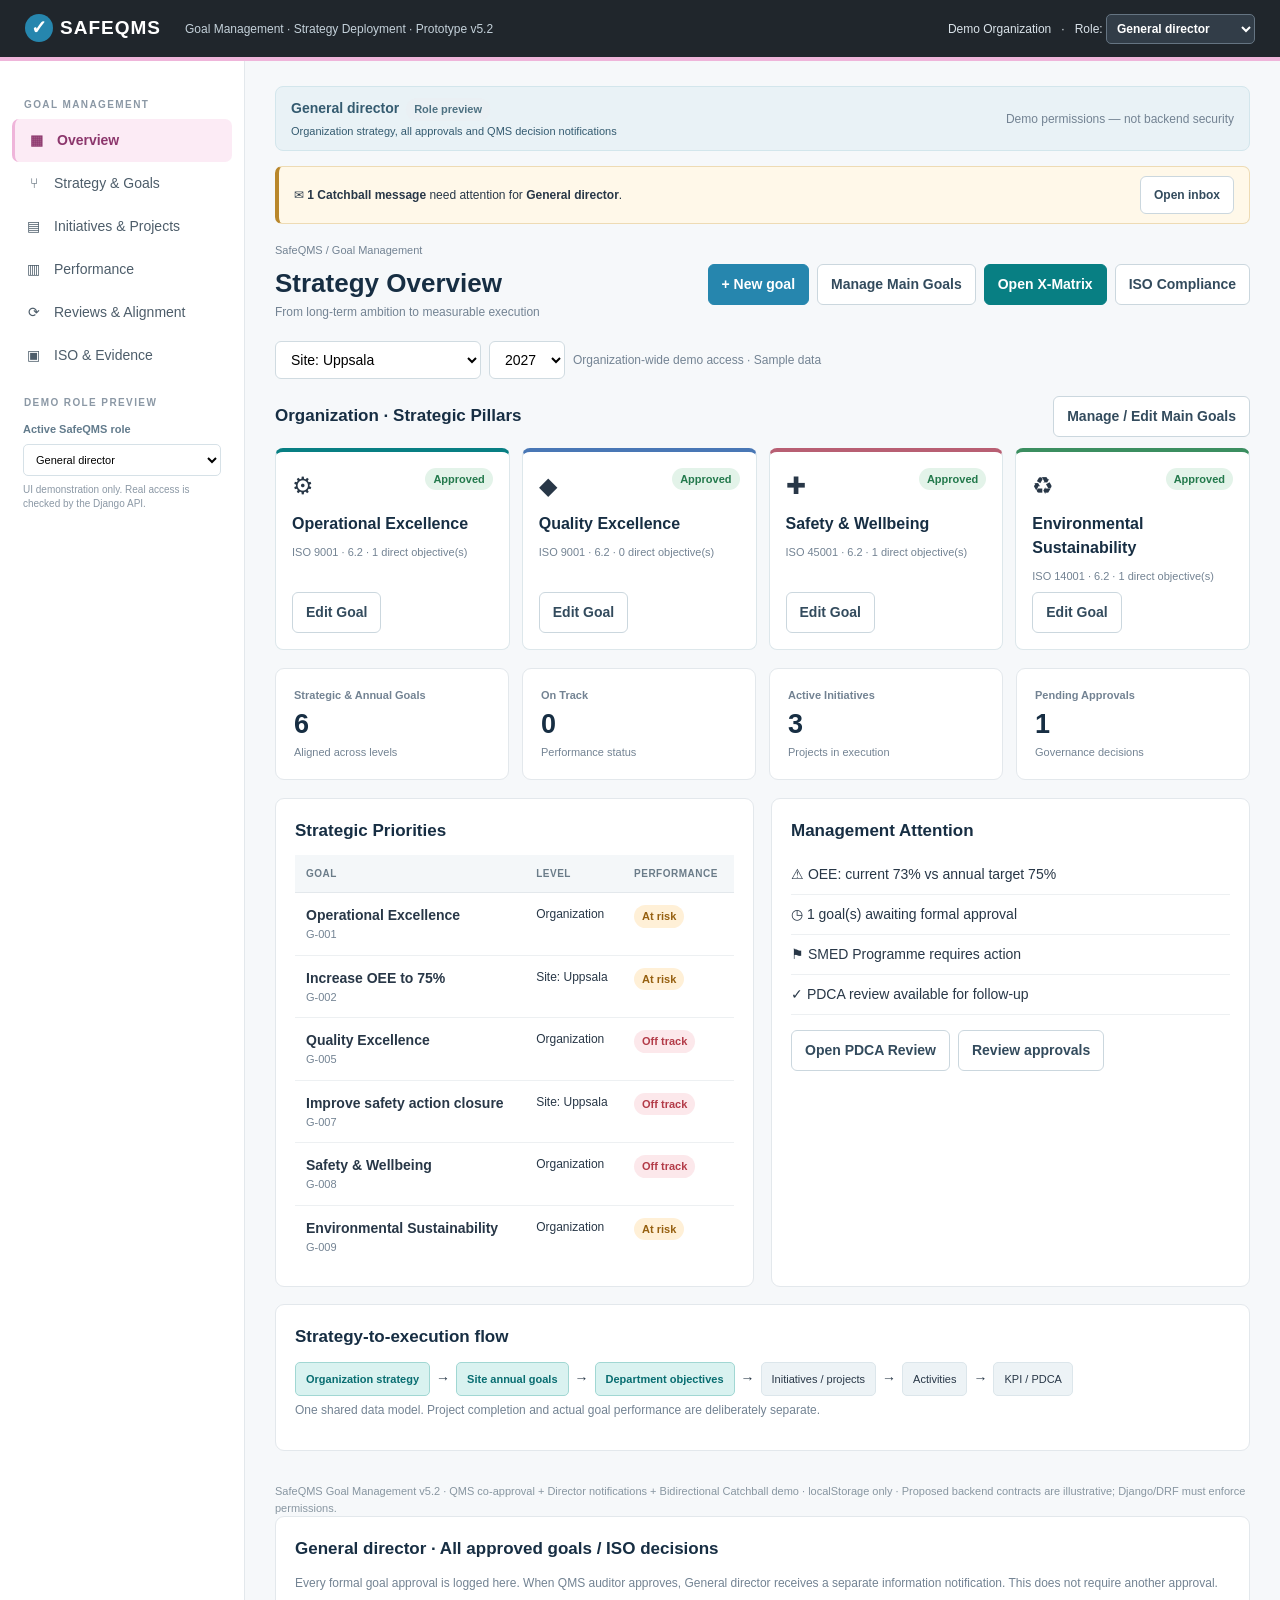
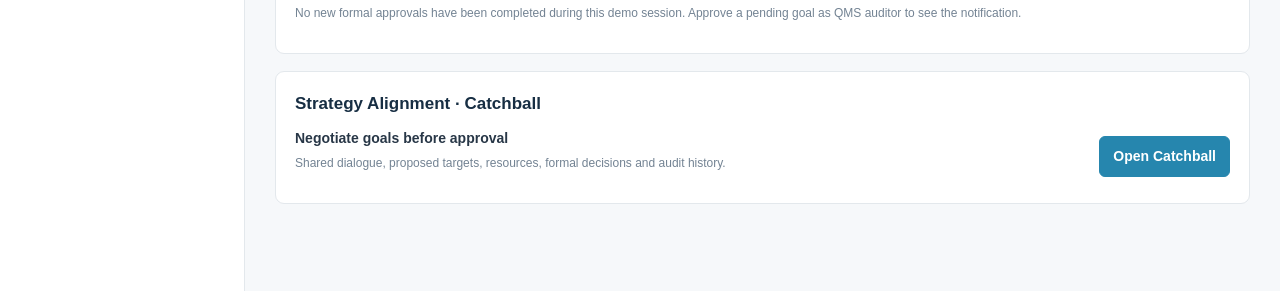
<file: public/assets/aistudio/SafeQMS_Goal_Management_v5_2_6b037dad.html>
<!DOCTYPE html>
<html lang="en"><head><meta charset="UTF-8"><meta name="viewport" content="width=device-width,initial-scale=1"><title>SafeQMS | Goal Management</title>
<style>
:root{--navy:#172e43;--blue:#2686ae;--teal:#087f83;--pink:#efb5da;--ink:#283747;--muted:#738393;--line:#e3e8ec;--bg:#f6f8fa;--green:#22815b;--amber:#b87713;--red:#c44752}
*{box-sizing:border-box}body{margin:0;background:var(--bg);color:var(--ink);font:14px/1.5 'Segoe UI',Arial,sans-serif}button,input,select,textarea{font:inherit}button{cursor:pointer}.top{height:61px;background:#20262c;border-bottom:4px solid var(--pink);color:#fff;display:flex;align-items:center;padding:0 25px;gap:24px}.brand{font-size:19px;font-weight:800;letter-spacing:1px;white-space:nowrap}.brand i{display:inline-grid;place-items:center;background:var(--blue);border-radius:50%;width:28px;height:28px;font-style:normal;margin-right:7px}.top .sub{font-size:12px;color:#c4d1da}.top .user{margin-left:auto;font-size:12px;color:#d9e2e9}.shell{display:flex;min-height:calc(100vh - 61px)}aside{width:245px;flex-shrink:0;background:#fff;border-right:1px solid var(--line);padding:18px 12px}.group{font-size:10px;font-weight:750;color:#8b98a5;letter-spacing:1.4px;text-transform:uppercase;padding:18px 12px 7px}.nav{display:flex;gap:11px;align-items:center;border:0;background:none;text-align:left;color:#4d5d6a;padding:11px 12px;border-radius:7px;width:100%}.nav span:first-child{width:19px;text-align:center}.nav:hover{background:#f3f6f8}.nav.active{background:#fcebf5;color:#8c366c;font-weight:750;border-left:3px solid var(--pink)}main{flex:1;min-width:0;max-width:1580px;margin:auto;padding:25px 30px 70px}.crumb{font-size:11px;color:var(--muted);margin-bottom:5px}.pagehead{display:flex;justify-content:space-between;gap:14px;align-items:flex-start;margin-bottom:20px}h1{font-size:26px;color:var(--navy);margin:0}h2{font-size:17px;color:var(--navy);margin:0 0 12px}h3{font-size:14px;color:var(--navy);margin:0 0 8px}p{margin:5px 0 12px}.muted{color:var(--muted)}.small{font-size:12px}.xs{font-size:11px}.actions{display:flex;gap:8px;flex-wrap:wrap}.btn{border:1px solid #cbd7de;background:#fff;color:#334b5d;border-radius:6px;padding:9px 13px;font-weight:600}.btn:hover{background:#edf5f7}.btn.primary{background:var(--blue);border-color:var(--blue);color:#fff}.btn.teal{background:var(--teal);border-color:var(--teal);color:#fff}.btn.ghost{background:transparent}.btn:disabled{opacity:.5;cursor:default}.cards{display:grid;grid-template-columns:repeat(4,minmax(0,1fr));gap:13px;margin-bottom:18px}.card,.panel,.tile{background:#fff;border:1px solid var(--line);border-radius:9px}.card{padding:18px}.card .num{font-size:27px;font-weight:800;color:var(--navy)}.card .label{font-size:11px;color:var(--muted);font-weight:650}.panel{padding:19px;margin-bottom:17px}.grid2{display:grid;grid-template-columns:1fr 1fr;gap:17px}.grid3{display:grid;grid-template-columns:repeat(3,minmax(0,1fr));gap:13px}.tile{padding:16px}.pill{font-size:11px;border-radius:15px;padding:3px 8px;display:inline-block;font-weight:700;background:#eaf0f4;color:#4e7182;white-space:nowrap}.pill.green{background:#e3f3e9;color:#23794c}.pill.red{background:#fce8eb;color:#b33b48}.pill.amber{background:#fff0d7;color:#966010}.pill.purple{background:#f8e9f3;color:#904d77}.pill.teal{background:#dff2f2;color:#0c747b}.banner{border-left:4px solid var(--teal);background:#e9f6f5;padding:13px 16px;border-radius:5px;margin-bottom:18px}.warning{border-left-color:#d39735;background:#fff6e6}.split{display:flex;align-items:center;justify-content:space-between;gap:12px}.toolbar{display:flex;gap:8px;flex-wrap:wrap;margin-bottom:17px}.toolbar select,.toolbar input{padding:9px 11px;border:1px solid #d0dbe1;background:white;border-radius:6px}.tablewrap{overflow-x:auto}table{border-collapse:collapse;width:100%}th{text-align:left;text-transform:uppercase;letter-spacing:.5px;font-size:10px;color:#6b7c89;background:#f4f7f9;padding:11px;border-bottom:1px solid var(--line)}td{padding:12px 11px;border-bottom:1px solid #edf0f2;vertical-align:top}tr:last-child td{border-bottom:0}tr.click:hover{background:#f7fbfd;cursor:pointer}.link{border:0;background:none;color:var(--blue);text-decoration:underline;padding:0;text-align:left}.field{display:flex;flex-direction:column;gap:5px;margin-bottom:13px}.field label{font-size:11px;font-weight:700;color:#596c7c}.field input,.field select,.field textarea{width:100%;min-width:0;border:1px solid #cedae1;border-radius:6px;background:#fff;padding:10px}.field textarea{min-height:80px;resize:vertical}.formgrid{display:grid;grid-template-columns:repeat(2,minmax(0,1fr));gap:0 14px}.tabs{display:flex;gap:5px;border-bottom:1px solid var(--line);margin-bottom:16px;overflow-x:auto}.tab{border:0;background:none;padding:10px 14px;white-space:nowrap;color:#6a7a88;border-bottom:3px solid transparent}.tab.active{border-bottom-color:var(--teal);font-weight:700;color:var(--teal)}.progress{height:8px;background:#edf1f3;border-radius:9px;overflow:hidden}.progress>div{height:100%;background:var(--teal);border-radius:9px}.node{border:1px solid #d5e2e9;border-left:4px solid var(--teal);border-radius:7px;padding:14px;background:#fff;cursor:pointer}.node:hover{background:#f3fafb}.node .topline{display:flex;justify-content:space-between;gap:8px}.branch{border-left:2px dashed #c5d4dc;margin:0 0 0 20px;padding:13px 0 4px 22px}.flow{display:flex;align-items:center;flex-wrap:wrap;gap:6px}.step{padding:8px 10px;background:#edf3f6;border-radius:5px;font-size:11px;border:1px solid #dce6eb}.step.active{background:#d9f2f0;border-color:#a1d7d3;color:#086d71;font-weight:750}.matrixwrap{overflow:auto}.matrix{border-collapse:separate;border-spacing:3px;width:auto;min-width:100%}.matrix th,.matrix td{text-align:center;padding:8px 7px;white-space:normal;min-width:62px;border:1px solid #e4e9ee;border-radius:4px}.matrix th{font-size:11px;background:#eaf1f5;color:#3e596b;text-transform:none;letter-spacing:0}.matrix td{background:#fff}.matrix .corner{background:#dcebee;font-weight:800}.cell{border:1px solid #d7e0e6;background:#fff;width:34px;height:34px;border-radius:5px;font-size:17px;font-weight:800;color:var(--teal)}.cell.strong{background:#bde7df;color:#056b65}.cell.support{background:#e3f2f0;color:#24887d}.cell:hover{outline:2px solid var(--blue)}.a3{background:#fff;border:1px solid #aebcc7;box-shadow:0 2px 14px #0000000c;padding:17px;max-width:1100px;margin:auto}.a3grid{display:grid;grid-template-columns:1fr 1fr;gap:7px}.a3box{border:1px solid #bdcad3;padding:10px;min-height:90px}.a3box h3{font-size:12px;background:#e8f2f4;padding:6px;margin:-10px -10px 9px}.a3box.full{grid-column:1/-1}.minirow{padding:9px 0;border-bottom:1px solid #edf0f2}.minirow:last-child{border-bottom:0}.bar{height:9px;border-radius:8px;background:#e8edf0;overflow:hidden}.bar>div{height:100%;background:var(--teal)}.toast{position:fixed;right:20px;bottom:18px;background:#18364b;color:white;padding:12px 18px;border-radius:7px;box-shadow:0 4px 16px #0003;z-index:10;display:none}.footer{font-size:11px;color:#8896a1;padding-top:15px}.hidden{display:none!important}.pillargrid{display:grid;grid-template-columns:repeat(4,minmax(0,1fr));gap:12px;margin-bottom:18px}.pillar{border:1px solid #dde7eb;border-top:4px solid var(--teal);background:white;border-radius:8px;padding:16px;display:flex;flex-direction:column;gap:8px;min-height:172px}.pillar.ohs{border-top-color:#b85f73}.pillar.environment{border-top-color:#3b8e60}.pillar.quality{border-top-color:#4977b5}.pillar .icon{font-size:24px}.pillar .title{font-size:16px;font-weight:750;color:var(--navy)}.pillar .pill{align-self:flex-start}.pillar .actions{margin-top:auto}.inlineparent{padding:13px 15px;background:#edf7f7;border:1px solid #c2e4e3;border-radius:6px;margin-bottom:15px}.inlineparent select{font-weight:650}.hierarchy-bar{display:flex;gap:8px;align-items:center;flex-wrap:wrap;margin-bottom:13px}.nodeactions{display:flex;gap:7px;flex-wrap:wrap;align-items:center}.tinybtn{border:1px solid #d9e3e8;background:#f9fbfc;border-radius:4px;padding:4px 7px;color:#476173;font-size:11px}.tinybtn:hover{background:#e7f3f3}.treeitem{position:relative}.treeitem .node{cursor:default}.treeitem .node .titlelink{border:0;background:none;font-weight:750;color:var(--navy);font-size:14px;text-align:left;cursor:pointer;padding:0}.treeitem .node .titlelink:hover{text-decoration:underline;color:var(--teal)}.ancestor{font-size:11px;color:#6b7d89;margin-top:5px}.cascadetable td{vertical-align:middle}.xmatrix-stage{display:grid;grid-template-columns:minmax(240px,1fr) minmax(250px,1fr) minmax(240px,1fr);grid-template-areas:'tl north tr' 'west center east' 'bl south br';gap:10px;min-width:790px}.xquad,.xwing,.xcenter{border:1px solid #dce6ed;border-radius:9px;padding:12px;background:white}.xquad{background:#f9fbfd}.xquad.tl{grid-area:tl}.xquad.tr{grid-area:tr}.xquad.bl{grid-area:bl}.xquad.br{grid-area:br}.xwing.north{grid-area:north;border-top:4px solid #a56b96}.xwing.west{grid-area:west;border-left:4px solid #2686ae}.xwing.east{grid-area:east;border-right:4px solid #50a083}.xwing.south{grid-area:south;border-bottom:4px solid #d39942}.xcenter{grid-area:center;display:flex;align-items:center;justify-content:center;background:linear-gradient(135deg,#edf7f7,#f6fafb);min-height:230px}.xquad .qtitle,.xwing .qtitle{font-size:10px;font-weight:800;letter-spacing:.8px;color:#657c8b;text-transform:uppercase;margin-bottom:9px}.xlist{display:flex;flex-direction:column;gap:6px}.xlistitem{display:flex;align-items:center;gap:6px;font-size:11px;padding:7px;background:#f6f9fa;border:1px solid #e6eef1;border-radius:5px}.xlistitem .num{flex:none;display:grid;place-items:center;background:#ddecee;border-radius:4px;color:#356b73;font-size:10px;font-weight:750;width:21px;height:21px}.xlinkmatrix{display:grid;grid-template-columns:minmax(0,1fr) repeat(var(--count),28px);align-items:center;gap:3px;overflow-x:auto}.xlinkmatrix .xheader{font-size:10px;font-weight:800;text-align:center;color:#5a7b89;background:#e9f0f4;border-radius:3px}.xlinkmatrix .rlabel{font-size:10px;color:#3e5866;overflow:hidden;text-overflow:ellipsis;white-space:nowrap}.xlinkmatrix .xcell{border:1px solid #d5e1e7;width:27px;height:27px;border-radius:4px;background:white;color:#92a4af;font-weight:750;font-size:12px}.xlinkmatrix .xcell.strong{background:#138780;color:white;border-color:#138780}.xlinkmatrix .xcell.support{background:#d5efeb;color:#137e76}.xlinkmatrix .xcell.parent{background:#b7dfdd;color:#0d6f69}.xlinkmatrix .xcell:hover{outline:2px solid #397fa0}.xfoot{font-size:11px;color:#708391;margin-top:10px}.xhero{padding:15px;background:linear-gradient(110deg,#19384a,#305d69);color:white;border-radius:9px;margin-bottom:17px}.xhero strong{font-size:16px}.matrix-layout{overflow-x:auto}.summarydots{display:flex;gap:8px;flex-wrap:wrap}.summarydots span{font-size:11px}.a3 .strategy-map{display:grid;grid-template-columns:repeat(4,minmax(0,1fr));gap:6px}.a3 .strategy-map>div{padding:9px;border:1px solid #bcd2da;min-height:80px}.a3 .strategy-map .coltitle{font-size:11px;font-weight:750;background:#e1eff2;margin:-9px -9px 7px;padding:6px}.a3 .strategy-map .minirow{font-size:10px}.ownerlist{display:grid;grid-template-columns:1fr 1fr;gap:5px}.ownerlist>div{border-bottom:1px solid #e4edf1;padding:5px;font-size:11px}.focusindicator{outline:3px solid #52aaae!important;outline-offset:3px}@media(max-width:1250px){.pillargrid{grid-template-columns:repeat(2,minmax(0,1fr))}}@media(max-width:780px){.pillargrid{grid-template-columns:1fr}}@media(max-width:1100px){aside{width:208px}main{padding:20px}.cards{grid-template-columns:repeat(2,1fr)}}@media(max-width:720px){aside{width:58px;padding:12px 4px}.nav span:last-child,.group{display:none}.nav{justify-content:center}.top .sub{display:none}.grid2,.grid3,.formgrid{grid-template-columns:1fr}.pagehead{flex-direction:column}.cards{grid-template-columns:repeat(2,1fr)}.top{padding:0 12px}}@media print{.top,aside,.pagehead,.toolbar,.tabs,.actions,.banner,.footer,.no-print{display:none!important}main{padding:0!important;max-width:none!important}body{background:#fff}.shell{display:block}.a3{border:0;box-shadow:none;width:100%;max-width:none;padding:0}.a3box{break-inside:avoid} @page{size:A3 landscape;margin:12mm}}

.isohead{display:flex;gap:8px;align-items:center;flex-wrap:wrap;margin-bottom:12px}.isogrid{display:grid;grid-template-columns:repeat(3,minmax(0,1fr));gap:10px}.isoreq{border:1px solid #dbe5e8;border-radius:7px;padding:11px;background:#fbfdfd}.isoreq label{display:flex;gap:7px;cursor:pointer;font-size:12px;align-items:flex-start}.isoreq small{display:block;color:#738593;font-size:10px;margin-left:23px}.isoem{display:inline-block;background:#dff3ec;color:#16714e;border-radius:5px;padding:3px 7px;font-size:11px;font-weight:bold}.isoem.warn{background:#fff1d8;color:#936510}.isoem.bad{background:#fee8ea;color:#b53d4b}.isooutline{border:1px dashed #a9cbd0;background:#f4fbfb;border-radius:8px;padding:13px;margin:12px 0}.readygrid{display:grid;grid-template-columns:repeat(2,minmax(0,1fr));gap:8px}.readyitem{background:#f8fafb;border:1px solid #e5ecef;border-radius:6px;padding:10px;font-size:12px}.readyitem.missing{background:#fff4e7;border-color:#f2d7aa}.importpane{display:grid;grid-template-columns:minmax(0,1fr) minmax(0,1fr);gap:15px}.csvbox{min-height:180px!important;font:12px/1.65 Consolas,monospace!important}.planform{margin-top:15px}.filterbar{display:flex;gap:8px;flex-wrap:wrap;margin:10px 0}.report-cover{border-left:4px solid #118d85;background:#eaf7f5;padding:14px;border-radius:7px;margin-bottom:16px}.reviewmetric{font-size:23px;font-weight:800;color:var(--navy)}.story{border-left:3px solid #d2e3e7;margin-left:12px;padding-left:20px}.noshow{display:none}.resultchips{display:flex;gap:6px;flex-wrap:wrap}.loadingnotice{background:#fff4e5;border-left:4px solid #c79128;padding:12px;border-radius:5px;margin:12px 0}.control-tag{font-size:11px;color:#688393;font-weight:700;letter-spacing:.5px;text-transform:uppercase;margin-bottom:8px}.controlled{padding:11px;background:#f7fafd;border:1px solid #d9e5eb;border-radius:7px}.rblock{page-break-inside:avoid}@media(max-width:1100px){.isogrid{grid-template-columns:1fr 1fr}}@media(max-width:780px){.isogrid,.readygrid,.importpane{grid-template-columns:1fr}}@media print{.isohead,.filterbar,.loadingnotice{display:none!important}.rblock{break-inside:avoid}}

/* Role-based demo navigation and six-menu workspace */
.rolepanel{padding:4px 11px 14px}.rolepanel label{display:block;font-size:11px;font-weight:700;color:#627b8c;margin-bottom:6px}.rolepanel select{width:100%;border:1px solid #d6e1e7;border-radius:5px;padding:8px;background:white;font-size:11px}.rolehelp{font-size:10px;line-height:1.4;color:#8b98a5;margin-top:7px}
#roleSelectorTop{background:#323d48;color:#fff;border:1px solid #657482;border-radius:5px;padding:6px;font-weight:650;max-width:180px}
.workspace-tabs{display:flex;gap:6px;overflow-x:auto;flex-wrap:wrap;margin:-5px 0 17px}.workspace-tab{border:1px solid #d3e0e6;background:white;border-radius:7px;padding:9px 12px;font-weight:600;color:#61778b;font-size:12px}.workspace-tab.active{background:#e5f4f3;border-color:#8dcac9;color:#0a7675}.workspace-tab:hover{background:#f0f8f8}
.role-banner{display:flex;justify-content:space-between;align-items:center;gap:15px;padding:11px 15px;margin-bottom:15px;background:#e9f2f6;border:1px solid #d3e6ec;border-radius:8px;color:#345b70}.role-banner .pill{margin-left:7px}
.readonly-notice{background:#fff6e6;border:1px solid #e9cf9e;color:#875f18;padding:11px 14px;border-radius:7px;margin:10px 0 16px;font-size:12px}
.disabled-preview{opacity:.56!important;cursor:not-allowed!important}.role-panel-grid{display:grid;grid-template-columns:repeat(3,1fr);gap:12px}
@media(max-width:850px){.role-panel-grid{grid-template-columns:1fr}.top .user label{display:none}#roleSelectorTop{max-width:135px}.rolepanel{display:none}}
@media print{.workspace-tabs,.role-banner,.rolepanel{display:none!important}}

/* v5 · Catchball, dialogue and developer handoff */
.cb-cards{grid-template-columns:repeat(4,minmax(0,1fr))}.cb-alert{background:#fff8e9;border:1px solid #eedbb4;border-left:4px solid #b9872b;padding:9px 15px;border-radius:7px;margin:0 0 18px;display:flex;align-items:center;justify-content:space-between;gap:12px;font-size:12px}.cb-state{display:grid;grid-template-columns:repeat(4,minmax(0,1fr));gap:12px;margin-bottom:18px}.cb-state>div{background:#fff;border:1px solid #dfe8ed;border-radius:8px;padding:14px;min-height:85px}.cb-state b{font-size:15px;color:#263f50}.cb-notification{border:1px solid #e5ecf0;border-radius:7px;padding:12px;margin:7px 0;display:flex;align-items:center;justify-content:space-between;gap:13px;background:#fafdff}.cb-message{display:flex;align-items:flex-start;gap:11px;margin:13px 0}.cb-avatar{flex:0 0 33px;width:33px;height:33px;border-radius:50%;display:grid;place-items:center;background:#dcebef;color:#2d6c77;font-weight:800;font-size:11px}.cb-bubble{flex:1;border:1px solid #dce6eb;border-radius:9px;background:#f8fbfc;padding:12px 15px}.cb-bubble p{margin-top:7px;white-space:pre-wrap}.cb-mini{font-size:12px;padding:3px 0;color:#576f7e}.cb-compose{border-top:1px solid #dfe7ec;margin-top:17px;padding-top:16px}.cb-compose textarea{min-height:75px}.cb-meta{display:flex;gap:7px;align-items:center;flex-wrap:wrap}.integration-code{background:#edf3f6;padding:2px 5px;border-radius:3px;font-family:monospace;overflow-wrap:anywhere}.cb-alert .btn{background:white}@media(max-width:1020px){.cb-state{grid-template-columns:repeat(2,minmax(0,1fr))}}@media(max-width:690px){.cb-state,.cb-cards{grid-template-columns:1fr 1fr}.cb-alert{flex-direction:column;align-items:start}}@media print{.cb-alert,.cb-compose{display:none!important}}
</style></head><body><header class="top"><div class="brand"><i>✓</i>SAFEQMS</div><span class="sub">Goal Management · Strategy Deployment · Prototype v5.2</span><span class="user">Demo Organization &nbsp; · &nbsp; <label for="roleSelectorTop">Role:</label> <select id="roleSelectorTop" onchange="setRole(this.value)"></select></span></header><div class="shell"><aside><div class="group">Goal Management</div>
<button class="nav" data-route="overview"><span>▦</span><span>Overview</span></button>
<button class="nav" data-route="strategy"><span>⑂</span><span>Strategy & Goals</span></button>
<button class="nav" data-route="execution"><span>▤</span><span>Initiatives & Projects</span></button>
<button class="nav" data-route="performance"><span>▥</span><span>Performance</span></button>
<button class="nav" data-route="alignment"><span>⟳</span><span>Reviews & Alignment</span></button>
<button class="nav" data-route="compliance"><span>▣</span><span>ISO & Evidence</span></button>
<div class="group">Demo Role Preview</div>
<div class="rolepanel"><label for="roleSelectorSide">Active SafeQMS role</label><select id="roleSelectorSide" onchange="setRole(this.value)"></select><div class="rolehelp">UI demonstration only. Real access is checked by the Django API.</div></div>
<div class="group" id="adminSettingsGroup">Settings</div><button class="nav" id="adminSettings" data-route="settings"><span>⚙</span><span>Admin / Demo Settings</span></button>
</aside><main id="app"></main></div><div id="toast" class="toast"></div>
<script>
const KEY='safeqms_goal_mgmt_v4',today=new Date().toISOString().slice(0,10);
const seed=()=>({
scope:'Site: Uppsala',year:'2027',tab:'overview',matrixGroup:'goal-initiative',
plans:[{id:'PL-001',scope:'Organization',period:'2027–2029',name:'Group Strategy · Quality, Environment, Safety & Excellence',status:'Approved',revision:1,owner:'Executive Management'},{id:'PL-002',scope:'Site: Uppsala',period:'2027',name:'Uppsala Annual Strategy',status:'Draft',revision:2,owner:'Site Manager'},{id:'PL-003',scope:'Site: Falkenberg',period:'2027',name:'Falkenberg Annual Strategy',status:'Approved',revision:1,owner:'Site Manager'}],
goals:[
{id:'G-001',title:'Operational Excellence',level:'Organization',parent:'',owner:'Executive Management',year:'2027–2029',kpi:'K-001',baseline:68,target:80,unit:'%',status:'Active',approval:'Approved',performance:'At risk',iso:'ISO 9001 · 6.2',description:'Improve operational performance through systematic improvement'},
{id:'G-002',title:'Increase OEE to 75%',level:'Site: Uppsala',parent:'G-001',owner:'Site Manager',year:'2027',kpi:'K-001',baseline:68,target:75,unit:'%',status:'Active',approval:'Approved',performance:'At risk',iso:'ISO 9001 · 6.2',description:'Improve production availability, performance and quality',planWhat:'Demo example: deliver SMED pilot and TPM routines on line 3',resources:'Demo example: Production and Maintenance improvement teams',planDue:'2027-12-31',evaluation:'Demo example: review monthly OEE against agreed targets',riskRefs:'',processRefs:'',evidenceRefs:''},
{id:'G-003',title:'Reduce changeover losses by 30%',level:'Department: Production',parent:'G-002',owner:'Production Manager',year:'2027',kpi:'K-002',baseline:60,target:42,unit:'min',status:'Active',approval:'Approved',performance:'At risk',iso:'ISO 9001 · 8.5',description:'Reduce average changeover time'},
{id:'G-004',title:'Reduce unplanned downtime by 20%',level:'Department: Maintenance',parent:'G-002',owner:'Maintenance Manager',year:'2027',kpi:'K-003',baseline:100,target:80,unit:'h',status:'Active',approval:'Approved',performance:'On track',iso:'ISO 9001 · 8.5',description:'Improve asset reliability'},
{id:'G-005',title:'Quality Excellence',level:'Organization',parent:'',owner:'Executive Management',year:'2027–2029',kpi:'K-004',baseline:100,target:70,unit:'index',status:'Active',approval:'Approved',performance:'On track',iso:'ISO 9001 · 6.2',description:'Reduce customer complaints'},
{id:'G-006',title:'Reduce energy intensity by 15%',level:'Site: Falkenberg',parent:'G-009',owner:'Site Manager',year:'2027',kpi:'K-005',baseline:100,target:85,unit:'kWh/unit index',status:'Active',approval:'Approved',performance:'On track',iso:'ISO 14001 · 6.2',description:'Lower energy use per unit of production'},
{id:'G-007',title:'Improve safety action closure',level:'Site: Uppsala',parent:'G-008',owner:'EHS Manager',year:'2027',kpi:'K-006',baseline:82,target:95,unit:'%',status:'Active',approval:'Pending',performance:'Not measured',iso:'ISO 45001 · 6.2',description:'Close critical safety actions on time'},
{id:'G-008',title:'Safety & Wellbeing',level:'Organization',parent:'',owner:'Executive Management',year:'2027–2029',kpi:'K-006',baseline:82,target:95,unit:'%',status:'Active',approval:'Approved',performance:'At risk',iso:'ISO 45001 · 6.2',description:'Prevent work-related injury and ill health through measurable OH&S objectives and prevention'},
{id:'G-009',title:'Environmental Sustainability',level:'Organization',parent:'',owner:'Executive Management',year:'2027–2029',kpi:'K-005',baseline:100,target:85,unit:'index',status:'Active',approval:'Approved',performance:'On track',iso:'ISO 14001 · 6.2',description:'Reduce environmental impact, energy intensity and resource consumption'}],
kpis:[
{id:'K-001',name:'Overall Equipment Effectiveness',unit:'%',direction:'higher',tolerance:2,values:[68,69,70,71,70,72,73],targets:[69,70,71,72,73,74,75]},
{id:'K-002',name:'Average changeover time',unit:'min',direction:'lower',tolerance:3,values:[60,58,55,54,53,51,49],targets:[58,56,53,50,48,45,42]},
{id:'K-003',name:'Unplanned downtime',unit:'h',direction:'lower',tolerance:5,values:[100,95,93,91,89,85,82],targets:[98,95,92,89,86,83,80]},
{id:'K-004',name:'Customer complaint index',unit:'index',direction:'lower',tolerance:5,values:[100,96,93,90,85,80,76],targets:[98,95,90,85,80,75,70]},
{id:'K-005',name:'Energy intensity index',unit:'index',direction:'lower',tolerance:4,values:[100,98,96,94,93,90,88],targets:[98,96,94,92,90,87,85]},
{id:'K-006',name:'Safety action closure on time',unit:'%',direction:'higher',tolerance:3,values:[82,84,85,86,88,90,91],targets:[85,87,89,91,92,94,95]}],
initiatives:[
{id:'I-001',title:'SMED Programme',owner:'Production Manager',goal:'G-003',status:'At risk',progress:65,budget:'€25,000',description:'Standardize changeover methods'},
{id:'I-002',title:'TPM Deployment',owner:'Maintenance Manager',goal:'G-004',status:'On track',progress:78,budget:'€40,000',description:'Operator care and preventive maintenance'},
{id:'I-003',title:'Energy Optimization',owner:'Site Manager',goal:'G-006',status:'Planned',progress:20,budget:'€15,000',description:'Optimize utilities consumption'},
{id:'I-004',title:'Quality Improvement',owner:'Quality Manager',goal:'G-005',status:'On track',progress:55,budget:'€10,000',description:'Reduce complaints and variation'}],
projects:[
{id:'P-001',title:'Line 3 Changeover Reduction',initiative:'I-001',owner:'Project Leader',status:'At risk',progress:72,problem:'Average changeover takes 60 minutes and varies significantly between shifts.',current:'60 minutes',target:'42 minutes',root:'Tools are not pre-staged; internal and external steps are mixed.',counter:'Externalize preparation, standardize tool carts, trial new sequence.',learning:'Standard work to be verified after pilot.'},
{id:'P-002',title:'Autonomous Maintenance Pilot',initiative:'I-002',owner:'Maintenance Engineer',status:'On track',progress:78,problem:'Minor stops reduce availability.',current:'100 h downtime',target:'80 h downtime',root:'Insufficient basic equipment care.',counter:'Train operators and introduce inspection routines.',learning:'Pilot results pending.'}],
tasks:[
{id:'T-001',project:'P-001',title:'Film current changeover',owner:'Process Engineer',due:'2027-02-10',status:'Done'},
{id:'T-002',project:'P-001',title:'Separate internal and external tasks',owner:'Production Engineer',due:'2027-03-15',status:'Done'},
{id:'T-003',project:'P-001',title:'Pilot new changeover standard',owner:'Team Leader',due:'2027-07-20',status:'In progress'},
{id:'T-004',project:'P-001',title:'Verify sustained OEE improvement',owner:'OpEx Manager',due:'2027-09-15',status:'Open'}],
relations:[
{from:'G-002',to:'I-001',strength:2},{from:'G-002',to:'I-002',strength:2},{from:'G-003',to:'I-001',strength:2},{from:'G-004',to:'I-002',strength:2},{from:'G-006',to:'I-003',strength:2},{from:'G-005',to:'I-004',strength:2},
{from:'I-001',to:'K-001',strength:2},{from:'I-001',to:'K-002',strength:2},{from:'I-002',to:'K-001',strength:1},{from:'I-002',to:'K-003',strength:2},{from:'I-003',to:'K-005',strength:2},{from:'I-004',to:'K-004',strength:2}],
approvals:[{id:'AP-001',goal:'G-007',requester:'EHS Manager',approver:'Site Manager',status:'Pending',comment:'Review proposed target and resource allocation.',date:'2027-01-12'}],
reviews:[{id:'R-001',title:'Site Strategy Review – June',date:'2027-06-30',scope:'Site: Uppsala',notes:'OEE remains below target. Prioritize changeover pilot.',decisions:[{text:'Accelerate SMED pilot',owner:'Production Manager',due:'2027-07-20',status:'Open'}]}],
history:[{time:'2027-01-10',text:'Organization strategy approved (rev 1)'},{time:'2027-01-12',text:'Safety goal submitted for approval'}]
});
let S;try{S=JSON.parse(localStorage.getItem(KEY))||JSON.parse(localStorage.getItem('safeqms_goal_mgmt_v1'))||seed()}catch(e){S=seed()}
function migrateDemo(){
 const defaults=seed();let changed=false;
 const nextGoalID=()=>{let n=Math.max(0,...S.goals.map(g=>Number(g.id.split('-')[1])||0))+1;return 'G-'+String(n).padStart(3,'0')};
 const ensurePillar=(templateID,iso,titleRegex)=>{
   let found=S.goals.find(g=>g.level==='Organization'&&(g.iso||'').includes(iso));
   if(!found)found=S.goals.find(g=>g.level==='Organization'&&titleRegex.test(g.title));
   if(!found){let template=defaults.goals.find(g=>g.id===templateID);let id=S.goals.some(g=>g.id===templateID)?nextGoalID():templateID;found={...template,id};S.goals.push(found);changed=true}
   return found;
 };
 const safetyPillar=ensurePillar('G-008','ISO 45001',/safety|occupational health/i);
 const environmentalPillar=ensurePillar('G-009','ISO 14001',/environment|sustainab/i);
 const safety=S.goals.find(g=>g.id==='G-007'),env=S.goals.find(g=>g.id==='G-006');
 if(safety&&safety.parent===''){safety.parent=safetyPillar.id;changed=true}
 if(env&&env.parent===''){env.parent=environmentalPillar.id;changed=true}
 if(!Array.isArray(S.collapsed)){S.collapsed=[];changed=true}
 if(!S.matrixView){S.matrixView='visual';changed=true}
 if(!S.cascadeView){S.cascadeView='tree';changed=true}
 if(changed)try{localStorage.setItem(KEY,JSON.stringify(S))}catch(e){}
}
migrateDemo();
const save=()=>{try{localStorage.setItem(KEY,JSON.stringify(S))}catch(e){toast('Local browser storage is full')}};const esc=x=>String(x??'').replace(/[&<>"']/g,c=>({'&':'&amp;','<':'&lt;','>':'&gt;','"':'&quot;','\'':'&#39;'}[c]));
const go=(route,id)=>{location.hash=route+(id?'/'+id:'');if(location.hash==='#'+route)render()};
const btn=(txt,call,cls='')=> roleButtonAllowed(call) ? `<button class="btn ${cls}" onclick="${call}">${txt}</button>` : '';
const badge=x=>`<span class="pill ${/approved|active|on track|done|completed/i.test(x)?'green':/at risk|pending|in progress|draft/i.test(x)?'amber':/off track|rejected|overdue/i.test(x)?'red':'teal'}">${esc(x)}</span>`;
const head=(title,sub='',buttons='')=>`<div class="crumb">SafeQMS / Goal Management</div><div class="pagehead"><div><h1>${title}</h1><div class="muted small">${sub}</div></div><div class="actions">${buttons}</div></div>`;
const panel=(title,content)=>`<section class="panel"><h2>${title}</h2>${content}</section>`;
const table=(headers,rows)=>`<div class="tablewrap"><table><thead><tr>${headers.map(x=>`<th>${x}</th>`).join('')}</tr></thead><tbody>${rows.length?rows.join(''):`<tr><td colspan="${headers.length}" class="muted" style="text-align:center;padding:28px">No records</td></tr>`}</tbody></table></div>`;
const field=(label,name,value='',type='text',extra='')=>`<div class="field"><label>${label}</label><input name="${name}" type="${type}" value="${esc(value)}" ${extra}></div>`;
const select=(label,name,opts,val)=>`<div class="field"><label>${label}</label><select name="${name}">${opts.map(x=>{let v=Array.isArray(x)?x[0]:x,t=Array.isArray(x)?x[1]:x;return `<option value="${esc(v)}" ${v===val?'selected':''}>${esc(t)}</option>`}).join('')}</select></div>`;
const goal=id=>S.goals.find(g=>g.id===id),kpi=id=>S.kpis.find(k=>k.id===id),initiative=id=>S.initiatives.find(i=>i.id===id);
const last=k=>k?.values[k.values.length-1]??null;
const toast=m=>{let e=document.getElementById('toast');e.textContent=m;e.style.display='block';setTimeout(()=>e.style.display='none',2500)};
const scopebar=()=>roleScopebar();
const visibleGoals=()=>roleVisibleGoals();
function overview(){
let vg=visibleGoals(),open=isBasic()?0:S.approvals.filter(a=>a.status==='Pending'&&visibleToRole(goal(a.goal))).length;
return head(isBasic()?'My Goals & Actions':isDirector()?'Department Goal Overview':isAuditor()?'Assigned Audit Scope':isQMS()?'QMS Strategy & ISO Overview':'Strategy Overview','From long-term ambition to measurable execution',btn('+ New goal',"go('newgoal')",'primary')+btn('Manage Main Goals',"go('pillars')")+btn('Open X-Matrix',"go('matrix')",'teal')+btn('ISO Compliance',"go('iso')"))+scopebar()+
`${strategicPillarCards(true)}<div class="cards">${[['Strategic & Annual Goals',vg.length,'Aligned across levels'],['On Track',vg.filter(g=>g.performance==='On track').length,'Performance status'],['Active Initiatives',S.initiatives.filter(i=>visibleInitiative(i)&&i.status!=='Planned').length,'Projects in execution'],[isBasic()?'My Actions':'Pending Approvals',isBasic()?S.tasks.filter(t=>roleCan('taskOwn',t)&&t.status!=='Done').length:open,'Governance decisions']].map(c=>`<div class="card"><div class="label">${c[0]}</div><div class="num">${c[1]}</div><div class="xs muted">${c[2]}</div></div>`).join('')}</div>
<div class="grid2">${panel('Strategic Priorities',table(['Goal','Level','Performance'],vg.slice(0,7).map(g=>`<tr class="click" onclick="go('goal','${g.id}')"><td><b>${esc(g.title)}</b><div class="xs muted">${g.id}</div></td><td class="small">${esc(g.level)}</td><td>${badge(g.performance)}</td></tr>`)))}
${isBasic()?panel('My Assigned Actions',S.tasks.filter(t=>roleCan('taskOwn',t)).map(t=>`<div class="minirow"><b>${esc(t.title)}</b> ${badge(t.status)}<div class="xs muted">${esc(t.owner)} · ${esc(t.due)}</div></div>`).join('')||'<p>No assigned tasks</p>'):panel('Management Attention',`<div class="minirow">⚠ OEE: current ${last(kpi('K-001'))}% vs annual target 75%</div><div class="minirow">◷ ${open} goal(s) awaiting formal approval</div><div class="minirow">⚑ SMED Programme requires action</div><div class="minirow">✓ PDCA review available for follow-up</div><div class="actions" style="margin-top:15px">${btn('Open PDCA Review',"go('reviews')")}${btn('Review approvals',"go('approvals')")}</div>`)}</div>
${panel('Strategy-to-execution flow',`<div class="flow"><div class="step active">Organization strategy</div>→<div class="step active">Site annual goals</div>→<div class="step active">Department objectives</div>→<div class="step">Initiatives / projects</div>→<div class="step">Activities</div>→<div class="step">KPI / PDCA</div></div><p class="small muted">One shared data model. Project completion and actual goal performance are deliberately separate.</p>`)}`;
}
function strategicPillarCards(compact=false){
 let roots=S.goals.filter(g=>g.level==='Organization'&&!g.parent&&visibleToRole(g));
 let icons=['⚙','◆','♻','✚'],types=['operations','quality','environment','ohs'];
 return `<div class="split" style="margin-bottom:11px"><h2 style="margin:0">Organization · Strategic Pillars</h2>${btn('Manage / Edit Main Goals',"go('pillars')")}</div><div class="pillargrid">${roots.map((g,i)=>{
 let type=/45001|safety/i.test(g.iso+' '+g.title)?'ohs':/14001|environment/i.test(g.iso+' '+g.title)?'environment':/quality/i.test(g.title)?'quality':'operations';
 let ix=types.indexOf(type);
 return `<div class="pillar ${type}"><div class="split"><span class="icon">${icons[ix]}</span>${badge(g.approval)}</div><div class="title">${esc(g.title)}</div><div class="xs muted">${esc(g.iso)} · ${S.goals.filter(x=>x.parent===g.id).length} direct objective(s)</div><div class="actions">${btn('Edit Goal',`go('goal','${g.id}')`)}${!compact?btn('View cascade',"go('cascade')"):''}</div></div>`;
 }).join('')}</div>`;
}
function pillars(){
 let roots=S.goals.filter(g=>g.level==='Organization'&&!g.parent&&visibleToRole(g));
 return head('Main Strategic Goals','Organization-level pillars · Quality, Environment, Safety and Operational Excellence',btn('+ Add Main Goal',"go('newgoal','main')",'primary')+btn('View Goal Cascade',"go('cascade')"))+
 `<div class="banner"><b>Where to edit the strategic headings:</b> click <b>Edit Goal</b> below any pillar. Change its name, owner, ISO linkage, measurement or target. The same goal is reused in Goal Cascade, X-Matrix and Strategy A3.</div>`+
 strategicPillarCards(false)+
 panel('Organization Goal Register',table(['Strategic goal','ISO linkage','Accountable owner','Site / department connections','Approval','Edit'],roots.map(g=>`<tr><td><b>${esc(g.title)}</b><div class="xs muted">${g.id} · ${esc(g.year)}</div></td><td>${esc(g.iso)}</td><td>${esc(g.owner)}</td><td>${S.goals.filter(x=>x.parent===g.id).length} direct linked goal(s)</td><td>${badge(g.approval)}</td><td>${btn('Edit',`go('goal','${g.id}')`)}</td></tr>`)))+
 panel('ISO-integrated goal architecture',`<p><b>ISO 9001</b> quality and process performance · <b>ISO 14001</b> environmental objectives · <b>ISO 45001</b> occupational health and safety objectives.</p><p class="xs muted">These ISO clauses are editable references for the demo, not certification decisions or proof of compliance. A strategic goal can be linked to more than one standard in a production implementation.</p>`);
}
function cascade(){
 let roots=S.goals.filter(g=>!g.parent&&visibleToRole(g)),top=roots.filter(g=>g.level==='Organization');
 let controls=`<div class="hierarchy-bar"><b>View</b>${btn('Hierarchy',"setCascadeView('tree')",S.cascadeView==='tree'?'teal':'')}${btn('Table',"setCascadeView('table')",S.cascadeView==='table'?'teal':'')}${S.cascadeView==='tree'?btn('Expand all','setCollapsed(false)')+btn('Collapse all','setCollapsed(true)'):''}${btn('Manage Main Goals',"go('pillars')")}</div>`;
 let content=S.cascadeView==='tree'?`<div class="grid2"><div>${top.map(g=>node(g,0)).join('')}</div><div class="tile"><h3>Strategy Deployment</h3><p>Click a goal title to edit it. Use <b>Change parent</b> to move a goal under a different approved strategic parent. Child objectives follow their parent automatically.</p><div class="minirow">Organization pillars: <b>${top.length}</b></div><div class="minirow">Site objectives: <b>${S.goals.filter(g=>visibleToRole(g)&&g.level.startsWith('Site')).length}</b></div><div class="minirow">Department objectives: <b>${S.goals.filter(g=>visibleToRole(g)&&g.level.startsWith('Department')).length}</b></div><div class="minirow">Unlinked goals: <b>${S.goals.filter(g=>visibleToRole(g)&&g.level!=='Organization'&&!g.parent).length}</b></div><p class="small muted" style="margin-top:12px">Hierarchy links are authoritative; X-Matrix correlations are separate supporting relationships.</p></div></div>${roots.filter(g=>g.level!=='Organization').length?panel('Unlinked objectives – require a parent',roots.filter(g=>g.level!=='Organization').map(g=>node(g,0)).join('')):''}`:
 table(['Goal','Primary parent','Level','Performance','Actions'],S.goals.filter(visibleToRole).map(g=>`<tr><td><b>${esc(g.title)}</b><div class="xs muted">${g.id}</div></td><td>${esc(goal(g.parent)?.title||'No parent')}</td><td>${esc(g.level)}</td><td>${badge(g.performance)}</td><td><div class="actions">${btn('Edit',`go('goal','${g.id}')`)}${g.level!=='Organization'?btn('Change parent',`focusParent('${g.id}')`):''}</div></td></tr>`));
 return head('Goal Cascade','Interactive hierarchy · editable primary parent · no duplicate records',btn('+ Create Goal',"go('newgoal')",'primary'))+scopebar()+
 `<div class="banner"><b>Quick tip:</b> edit the top-level headings under <b>Main Strategic Goals</b>. To change an annual or department goal's parent, click <b>Change parent</b>. Cyclic links are blocked.</div>`+
 controls+panel('Organization → Site → Department',content);
}
function setCascadeView(v){S.cascadeView=v;save();render()}
function setCollapsed(v){S.collapsed=v?S.goals.map(g=>g.id):[];save();render()}
function toggleCollapse(id){S.collapsed=S.collapsed.includes(id)?S.collapsed.filter(x=>x!==id):[...S.collapsed,id];save();render()}
function node(g,depth){let kids=S.goals.filter(x=>x.parent===g.id&&visibleToRole(x)),collapsed=S.collapsed.includes(g.id);
 return `<div class="treeitem ${depth?'branch':''}"><div class="node"><div class="topline"><div><div class="nodeactions">${kids.length?`<button class="tinybtn" title="Expand/collapse" onclick="toggleCollapse('${g.id}')">${collapsed?'▸':'▾'} ${kids.length}</button>`:''}<button class="titlelink" onclick="go('goal','${g.id}')">${esc(g.title)}</button></div><div class="xs muted">${g.id} · ${esc(g.level)} · ${esc(g.owner)}</div></div>${badge(g.performance)}</div><div class="split" style="margin-top:8px"><div class="xs muted">${esc(g.iso)} · ${esc(g.approval)}</div><div class="nodeactions">${btn('Edit',`go('goal','${g.id}')`)}${g.level!=='Organization'?btn('Change parent',`focusParent('${g.id}')`):''}</div></div></div>${!collapsed?kids.map(k=>node(k,depth+1)).join(''):''}</div>`;
}
function focusParent(id){go('goal',id);setTimeout(()=>{let p=document.getElementById('parentSelect');if(p){p.focus();p.classList.add('focusindicator');p.scrollIntoView({behavior:'smooth',block:'center'});setTimeout(()=>p.classList.remove('focusindicator'),1700)}},80)}
function permittedParents(level,id){
 if(level==='Organization')return [];
 const targetType=level.startsWith('Site:')?'Organization':level.startsWith('Department:')?'Site:':null;
 if(!targetType)return [];
 const descendants=new Set([id]);let changed=true;
 while(changed){changed=false;for(const candidate of S.goals){if(candidate.parent&&descendants.has(candidate.parent)&&!descendants.has(candidate.id)){descendants.add(candidate.id);changed=true}}}
 return S.goals.filter(x=>!descendants.has(x.id)&&(targetType==='Organization'?x.level==='Organization':x.level.startsWith('Site:')));
}
function goalLevelChanged(el){
 let p=document.getElementById('parentSelect'),id=document.getElementById('goalID').value,ps=permittedParents(el.value,id);
 let current=p.value;
 p.innerHTML='<option value="">'+(el.value==='Organization'?'Top-level organization goal (no parent)':'Select parent goal')+'</option>'+ps.map(g=>`<option value="${g.id}">${esc(g.id+' · '+g.title+' ('+g.level+')')}</option>`).join('');
 if(ps.some(g=>g.id===current))p.value=current;
 p.disabled=el.value==='Organization';document.getElementById('parentHint').textContent=el.value==='Organization'?'Organization pillars have no parent.':el.value.startsWith('Site:')?'Site objectives are linked to Organization strategic pillars.':'Department objectives are linked to a Site annual goal.';
}
function goalForm(g,preset){
 let fresh=!g,level=g?.level||((preset==='Organization')?'Organization':S.scope),parents=permittedParents(level,g?.id),existingParent=g?.parent||'';
 return head(fresh?(preset==='Organization'?'Add Main Strategic Goal':'Create New Goal'):'Edit Goal · '+esc(g.title),fresh?'Guided goal creation · ISO-linked strategic deployment':g.id+' · '+g.level,btn('Back to Goal Cascade',"go('cascade')")+btn('Manage Main Goals',"go('pillars')"))+
 `<div class="inlineparent"><b>Primary Parent Goal</b><p class="small">${level==='Organization'?'This is a top-level strategic pillar. It has no primary parent.':'Choose which higher-level objective this goal belongs under. The hierarchy and X-Matrix will reflect the updated link.'}</p></div>`+
 panel('Define → Measure → Plan → Align → Approve',`<div class="flow" style="margin-bottom:16px">${['Define','Measure','Plan','Align','Approve'].map(x=>`<div class="step active">${x}</div>`).join('')}</div><form onsubmit="saveGoal(event,'${g?.id||''}')"><input type="hidden" id="goalID" value="${g?.id||''}"><div class="formgrid">
 ${field('Goal title *','title',g?.title,'text','required')}
 <div class="field"><label>Organizational level</label><select name="level" id="goalLevelSelect" onchange="goalLevelChanged(this)">${['Organization','Site: Uppsala','Site: Falkenberg','Department: Production','Department: Maintenance','Department: Quality'].map(x=>`<option value="${esc(x)}" ${x===level?'selected':''}>${esc(x)}</option>`).join('')}</select></div>
 <div class="field"><label>Primary Parent Goal ${level==='Organization'?'(not applicable)':'*'}</label><select id="parentSelect" name="parent" ${level==='Organization'?'disabled':''}><option value="">${level==='Organization'?'Top-level organization goal':'Select parent goal'}</option>${parents.map(x=>`<option value="${x.id}" ${existingParent===x.id?'selected':''}>${esc(x.id+' · '+x.title+' ('+x.level+')')}</option>`).join('')}</select><div class="xs muted" id="parentHint">${level==='Organization'?'Organization pillars have no parent.':level.startsWith('Site:')?'Site objectives report to Organization strategic goals.':'Department objectives report to Site annual objectives.'}</div></div>
 ${field('Accountable owner *','owner',g?.owner||'Site Manager','text','required')}
 ${field('Planning period','year',g?.year||(level==='Organization'?'2027–2029':S.year))}
 ${select('Linked KPI','kpi',S.kpis.map(x=>[x.id,x.id+' · '+x.name]),g?.kpi||'K-001')}
 ${field('Baseline','baseline',g?.baseline??0,'number','step="any"')}
 ${field('Target','target',g?.target??0,'number','step="any"')}
 ${field('Unit','unit',g?.unit||'%')}
 ${field('ISO clause / requirement','iso',g?.iso||(level==='Organization'?'ISO 45001 · 6.2':'ISO 9001 · 6.2'))}
 ${select('Lifecycle status','status',['Planned','Active','Completed','Cancelled'],g?.status||'Planned')}
 ${select('Performance status','performance',['Not measured','On track','At risk','Off track'],g?.performance||'Not measured')}
 </div><div class="field"><label>Goal description / expected outcome</label><textarea name="description">${esc(g?.description||'')}</textarea></div><div class="actions"><button type="submit" class="btn primary">Save goal ${fresh?'as draft':'changes'}</button>${!fresh?btn('Submit for approval',`submitGoal('${g.id}')`,'teal'):''}</div></form>`)+
 (!fresh?panel('Current hierarchy, linked execution & ISO',`<p><b>Current Primary Parent:</b> ${esc(goal(g.parent)?.title||'None – Organization-level strategic goal')}</p><p><b>Linked KPI:</b> ${esc(kpi(g.kpi)?.name||'None')}</p><p><b>Supporting initiatives:</b> ${S.relations.filter(r=>r.from===g.id&&r.to.startsWith('I-')).map(r=>esc(initiative(r.to)?.title)).join(', ')||'None yet'}</p><p><b>Approval:</b> ${badge(g.approval)} · <b>Performance:</b> ${badge(g.performance)}</p>${btn('Open Goal Cascade',"go('cascade')")}${btn('View X-Matrix',"go('matrix')")}`):'');
}
function saveGoal(ev,id){
 ev.preventDefault();let d=Object.fromEntries(new FormData(ev.target));d.parent=d.parent||'';
 const allowed=permittedParents(d.level,id);
 if(d.level==='Organization')d.parent='';
 if(d.level!=='Organization'&&!d.parent){toast('Select a Primary Parent Goal before saving');return}
 if(d.parent&&!allowed.some(x=>x.id===d.parent)){toast('Invalid parent for this goal level or a circular hierarchy');return}
 if(id){let kids=S.goals.filter(x=>x.parent===id);if(kids.some(k=>!((k.level.startsWith('Site:')&&d.level==='Organization')||(k.level.startsWith('Department:')&&d.level.startsWith('Site:'))))){toast('Move or reassign child goals before changing this goal level');return}}
 d.baseline=Number(d.baseline);d.target=Number(d.target);
 if(id){let g=goal(id),oldParent=g.parent,oldLevel=g.level,oldTitle=g.title,changed=Object.keys(d).some(k=>String(g[k]??'')!==String(d[k]??''));
 if(!changed){toast('No changes to save');return}Object.assign(g,d);
 if(g.approval==='Approved'){g.approval='Draft';S.history.unshift({time:today,text:`${id}: approved goal changed; new formal approval required`})}
 if(oldParent!==d.parent)S.history.unshift({time:today,text:`${id} reassigned from ${oldParent||'top-level'} to ${d.parent||'top-level'}`});
 if(oldLevel!==d.level||oldTitle!==d.title)S.history.unshift({time:today,text:`${id} strategic definition updated`});
 }else{
 id='G-'+String(Math.max(0,...S.goals.map(g=>Number(g.id.split('-')[1])||0))+1).padStart(3,'0');S.goals.push({id,...d,approval:'Draft'});S.history.unshift({time:today,text:`New ${d.level} goal created: ${id}`});
 }
 save();toast('Goal saved · hierarchy and strategy views updated');go('goal',id);
}
function submitGoal(id){let g=goal(id);g.approval='Pending';let n=Math.max(0,...S.approvals.map(a=>Number(a.id.split('-')[1])||0))+1;S.approvals.push({id:'AP-'+String(n).padStart(3,'0'),goal:id,requester:g.owner,approver:'General director / QMS auditor',status:'Pending',comment:'Please review target, alignment and resources.',date:today});save();go('approvals')}
function matrixRelations(rows,cols,kind){
 let n=Math.max(cols.length,1);
 return `<div class="xlinkmatrix" style="--count:${n}"><span></span>${cols.map((x,i)=>`<span class="xheader" title="${esc(x.title||x.name)}">${i+1}</span>`).join('')}${rows.map((x,i)=>`<span class="rlabel" title="${esc(x.title||x.name)}">${i+1}. ${esc(x.title||x.name)}</span>${cols.map(y=>{
 if(kind==='parent'){
   let parentGoal=goal(x.parent),match=parentGoal&&parentGoal.id===y.id;
   return `<button ${roleCan('goalEdit',x)?'':'disabled'} class="xcell ${match?'parent':''}" title="${esc(x.title)} → ${esc(y.title)}; click to reassign the primary parent" onclick="focusParent('${x.id}')">${match?'●':'·'}</button>`;
 }
 let r=S.relations.find(z=>z.from===x.id&&z.to===y.id),n=r?.strength||0;
 return `<button ${roleCan('matrixEdit',{from:x.id,to:y.id})?'':'disabled'} class="xcell ${n===2?'strong':n===1?'support':''}" title="${esc(x.title||x.name)} → ${esc(y.title||y.name)}; click to change correlation" onclick="cycleLink('${x.id}','${y.id}')">${n===2?'●':n===1?'◌':'·'}</button>`;
 }).join('')}`).join('')}</div>`;
}
function visualXMatrix(){
 let roots=S.goals.filter(g=>g.level==='Organization'&&!g.parent&&visibleToRole(g)).slice(0,5),
 years=S.goals.filter(g=>visibleToRole(g)&&g.level.startsWith('Site:')&&(S.scope==='Organization'||g.level===S.scope||S.scope.startsWith('Department:'))).slice(0,6),
 ins=S.initiatives.filter(i=>visibleInitiative(i)&&(S.scope==='Organization'||S.scope.startsWith('Site:')||S.scope.startsWith('Department:'))).slice(0,5),
 metrics=S.kpis.filter(k=>S.goals.some(g=>visibleToRole(g)&&g.kpi===k.id)&& (S.scope==='Organization'||years.some(g=>g.kpi===k.id)||ins.some(i=>S.relations.some(r=>r.from===i.id&&r.to===k.id)))).slice(0,6);
 if(!years.length)years=S.goals.filter(g=>visibleToRole(g)&&g.level!=='Organization').slice(0,6);
 if(!metrics.length)metrics=S.kpis.filter(k=>S.goals.some(g=>visibleToRole(g)&&g.kpi===k.id)).slice(0,6);
 const list=(arr,open)=>arr.map((x,i)=>`<div class="xlistitem"><span class="num">${i+1}</span><button class="link" onclick="go('${open}','${x.id}')">${esc(x.title||x.name)}</button></div>`).join('');
 return `<div class="xhero"><div class="split"><div><strong>HOSHIN KANRI · INTERACTIVE X-MATRIX</strong><div class="small" style="color:#cce1e5">${esc(S.scope)} · ${esc(S.year)} · Four strategic perspectives · Shared live relations</div></div><span class="pill teal">Editable correlations</span></div></div>
 <div class="matrix-layout"><div class="xmatrix-stage">
 <div class="xquad tl"><div class="qtitle">Annual Objectives × Initiatives</div>${matrixRelations(years,ins,'link')}<p class="xfoot">Click dot to set a strategic correlation.</p></div>
 <div class="xwing north"><div class="qtitle">TOP · Improvement Priorities</div><div class="xlist">${list(ins,'initiative')}</div></div>
 <div class="xquad tr"><div class="qtitle">Initiatives × KPIs</div>${matrixRelations(ins,metrics,'link')}<p class="xfoot">Links to measurable results.</p></div>
 <div class="xwing west"><div class="qtitle">LEFT · Annual Objectives</div><div class="xlist">${list(years,'goal')}</div></div>
 <div class="xcenter"><svg viewBox="0 0 230 230" width="100%" style="max-width:240px" role="img" aria-label="X-Matrix central strategy cross"><path d="M115 7L223 115 115 223 7 115Z" fill="white" stroke="#90bac2" stroke-width="2"/><path d="M39 39L191 191M191 39L39 191" stroke="#138781" stroke-width="5"/><circle cx="115" cy="115" r="59" fill="#fff" stroke="#d4e4e8" stroke-width="2"/><text x="115" y="108" text-anchor="middle" fill="#14394d" font-size="18" font-weight="bold">SafeQMS</text><text x="115" y="129" text-anchor="middle" fill="#456875" font-size="15">X-MATRIX</text></svg></div>
 <div class="xwing east"><div class="qtitle">RIGHT · KPIs / Success Measures</div><div class="xlist">${list(metrics,'kpis')}</div></div>
 <div class="xquad bl"><div class="qtitle">Annual Objectives × Breakthrough Goals</div>${matrixRelations(years,roots,'parent')}<p class="xfoot">Click to edit the <b>Primary Parent Goal</b>.</p></div>
 <div class="xwing south"><div class="qtitle">BOTTOM · Long-Term Breakthrough Goals</div><div class="xlist">${list(roots,'goal')}</div></div>
 <div class="xquad br"><div class="qtitle">Strategy Owners & Governance</div><div class="ownerlist">${roots.map((g,i)=>`<div><b>${i+1}. ${esc(g.title)}</b><div class="xs muted">${esc(g.owner)}</div></div>`).join('')}</div><p class="xfoot">Detailed resource and responsibility matrix can be extended later.</p></div>
 </div></div>
 <div class="summarydots" style="margin-top:13px"><span>● <b>Strong</b> · teal</span><span>◌ <b>Supporting</b> · light teal</span><span>· <b>No link</b></span><span><b>Parent:</b> click lower-left cell to reassign the goal</span></div>`;
}
function setMatrixView(v){S.matrixView=v;save();render()}
function matrix(){
let goals=S.goals.filter(g=>visibleToRole(g)&&g.level!=='Organization').slice(0,7),ins=S.initiatives.filter(visibleInitiative);
let top=ins.map(i=>`<th><button class="link" onclick="go('initiative','${i.id}')">${esc(i.title)}</button></th>`).join('');
let rows=goals.map(g=>`<tr><th style="min-width:170px;text-align:left"><button class="link" onclick="go('goal','${g.id}')">${esc(g.title)}</button></th>${ins.map(i=>matrixCell(g.id,i.id)).join('')}</tr>`).join('');
let rows2=ins.map(i=>`<tr><th style="min-width:170px;text-align:left">${esc(i.title)}</th>${S.kpis.map(k=>matrixCell(i.id,k.id)).join('')}</tr>`).join('');
return head('X-Matrix Designer','Four-perspective Hoshin visualization · live relationships · ISO-aligned objectives',btn('Strategy A3',"go('a3')",'primary')+btn('Manage Main Goals',"go('pillars')"))+scopebar()+
`<div class="hierarchy-bar">${btn('Visual X-Matrix',"setMatrixView('visual')",S.matrixView==='visual'?'teal':'')}${btn('Detailed relationship tables',"setMatrixView('tables')",S.matrixView==='tables'?'teal':'')}</div>${S.matrixView==='visual'?visualXMatrix():''}<div class="banner">Click a correlation cell to cycle through <b>No link → Supporting → Strong → No link</b>. Every change updates the shared relationship model; it does not create duplicate goals or initiatives.</div>
<div class="grid2">${panel('Strategic logic',`<div class="flow"><div class="step">Breakthrough goals</div>→<div class="step">Annual objectives</div>→<div class="step active">Initiatives</div>→<div class="step">KPIs</div></div><p class="small muted" style="margin-top:12px">A readable X-Matrix relationship editor is shown below. The Strategy A3 provides the compact printable layout.</p>`)}
${panel('Alignment validation',`<div class="minirow">✓ ${S.goals.filter(g=>visibleToRole(g)&&g.kpi).length} goals have a KPI</div><div class="minirow">✓ ${S.initiatives.filter(i=>visibleInitiative(i)&&S.relations.some(r=>r.to===i.id)).length} initiatives linked to goals</div><div class="minirow">⚠ ${S.goals.filter(g=>visibleToRole(g)&&g.level!=='Organization'&&!S.relations.some(r=>r.from===g.id&&r.to.startsWith('I-'))).length} objectives lack directly linked initiatives</div><div class="minirow">◷ ${S.approvals.filter(a=>a.status==='Pending').length} pending approval(s)</div>`)}</div>
${S.matrixView==='tables'?panel('Annual Objectives × Improvement Initiatives',`<div class="matrixwrap"><table class="matrix"><thead><tr><th class="corner">Goal / Initiative</th>${top}</tr></thead><tbody>${rows}</tbody></table></div><p class="xs muted">● Strong relationship &nbsp; ◌ Supporting relationship &nbsp; – No relationship</p>`)+panel('Improvement Initiatives × KPIs',`<div class="matrixwrap"><table class="matrix"><thead><tr><th class="corner">Initiative / KPI</th>${S.kpis.map(k=>`<th>${esc(k.name)}</th>`).join('')}</tr></thead><tbody>${rows2}</tbody></table></div>`) :''}`;
}
function matrixCell(a,b){let r=S.relations.find(x=>x.from===a&&x.to===b),n=r?.strength||0;return `<td><button ${roleCan('matrixEdit',{from:a,to:b})?'':'disabled'} class="cell ${n===2?'strong':n===1?'support':''}" title="${a} → ${b}" onclick="cycleLink('${a}','${b}')">${n===2?'●':n===1?'◌':'–'}</button></td>`}
function cycleLink(a,b){let r=S.relations.find(x=>x.from===a&&x.to===b);if(!r)S.relations.push({from:a,to:b,strength:1});else if(r.strength===1)r.strength=2;else S.relations=S.relations.filter(x=>x!==r);save();render()}
function projects(){
return head('Initiatives & Projects','Portfolio, delivery progress and strategic outcomes',btn('+ New initiative',"go('newinitiative')",'primary'))+
`<div class="banner"><b>Important:</b> initiative execution % does not automatically determine whether a strategic KPI target is achieved.</div>`+
panel('Strategic initiative portfolio',table(['Initiative','Owner','Linked objective','Execution','Status'],S.initiatives.filter(visibleInitiative).map(i=>`<tr class="click" onclick="go('initiative','${i.id}')"><td><b>${esc(i.title)}</b><div class="xs muted">${i.id}</div></td><td>${esc(i.owner)}</td><td>${esc(goal(i.goal)?.title||'Not linked')}</td><td><div class="progress" style="min-width:90px"><div style="width:${i.progress}%"></div></div><span class="xs">${i.progress}%</span></td><td>${badge(i.status)}</td></tr>`)))+
panel('Projects and A3',table(['Project','Initiative','Owner','Progress','Status'],S.projects.filter(visibleProject).map(p=>`<tr class="click" onclick="go('project','${p.id}')"><td><b>${esc(p.title)}</b><div class="xs muted">${p.id}</div></td><td>${esc(initiative(p.initiative)?.title)}</td><td>${esc(p.owner)}</td><td>${p.progress}%</td><td>${badge(p.status)}</td></tr>`)));
}
function newInitiative(){
return head('New Initiative','Link the improvement programme to a strategic goal')+panel('Initiative',`<form onsubmit="saveInitiative(event)"><div class="formgrid">${field('Title *','title','','text','required')}${field('Accountable owner','owner')}${select('Primary goal','goal',S.goals.map(g=>[g.id,g.title]),S.goals[0].id)}${field('Budget','budget','')}${field('Progress %','progress','0','number','min="0" max="100"')}${select('Status','status',['Planned','On track','At risk','Completed'],'Planned')}</div><div class="field"><label>Description</label><textarea name="description"></textarea></div><button class="btn primary">Create initiative</button></form>`);
}
function saveInitiative(ev){ev.preventDefault();let d=Object.fromEntries(new FormData(ev.target)),n=Math.max(0,...S.initiatives.map(i=>Number(i.id.split('-')[1])||0))+1;let id='I-'+String(n).padStart(3,'0');S.initiatives.push({id,...d,progress:Number(d.progress)});S.relations.push({from:d.goal,to:id,strength:2});save();go('initiative',id)}
function initiativeDetail(id){let i=initiative(id);if(!i)return head('Not found');let ps=S.projects.filter(p=>p.initiative===id&&visibleProject(p));
return head(i.title,`${id} · ${i.owner}`,btn('Back',"go('projects')"))+
`<div class="cards" style="grid-template-columns:repeat(3,1fr)"><div class="card"><div class="label">Execution</div><div class="num">${i.progress}%</div></div><div class="card"><div class="label">Performance</div>${badge(i.status)}</div><div class="card"><div class="label">Primary goal</div><b>${esc(goal(i.goal)?.title||'None')}</b></div></div>`+
panel('Initiative details',`<p>${esc(i.description)}</p><p><b>Budget:</b> ${esc(i.budget)} · <b>Owner:</b> ${esc(i.owner)}</p><div class="actions">${btn('Open X-Matrix',"go('matrix')")}${btn('Open linked goal',`go('goal','${i.goal}')`)}</div>`)+
panel('Projects',table(['Project','Progress','Status'],ps.map(p=>`<tr class="click" onclick="go('project','${p.id}')"><td>${esc(p.title)}</td><td>${p.progress}%</td><td>${badge(p.status)}</td></tr>`)));
}
function projectDetail(id){
let p=S.projects.find(x=>x.id===id);if(!p)return head('Project not found');let ts=S.tasks.filter(t=>t.project===id);
return head('Project A3 – '+p.title,`${p.id} · ${esc(initiative(p.initiative)?.title)}`,btn('Print A3','window.print()','primary')+btn('Back',"go('projects')"))+
`<div class="a3"><div class="split"><div><b>SAFEQMS · PROJECT A3</b><div class="xs muted">${esc(p.title)} · ${p.id} · Owner: ${esc(p.owner)}</div></div>${badge(p.status)}</div><div class="a3grid" style="margin-top:12px">${[['01 · Background / Problem','problem'],['02 · Current Condition','current'],['03 · Target Condition','target'],['04 · Root Cause','root'],['05 · Countermeasures','counter'],['06 · Standardize & Learn','learning']].map(x=>`<div class="a3box"><h3>${x[0]}</h3><textarea id="${x[1]}" style="width:100%;min-height:75px;border:0;resize:vertical">${esc(p[x[1]])}</textarea></div>`).join('')}<div class="a3box full"><h3>07 · Implementation Plan & Milestones</h3>${table(['Activity','Owner','Due','Status'],ts.map(t=>`<tr><td>${esc(t.title)}</td><td>${esc(t.owner)}</td><td>${esc(t.due)}</td><td>${badge(t.status)}</td></tr>`))}</div><div class="a3box full"><h3>08 · Check Results / PDCA</h3><p>Project execution: <b>${p.progress}%</b> · Goal KPI outcome tracked separately in Bowling Chart.</p><p class="xs muted">Verify sustained effectiveness before standardization and project closure.</p></div></div></div><div class="actions no-print" style="margin-top:15px">${btn('Save A3 notes',`saveProjectA3('${id}')`,'primary')}${btn('Add activity',`addTask('${id}')`)}${btn('View KPIs',"go('kpis')")}</div>`;
}
function saveProjectA3(id){let p=S.projects.find(x=>x.id===id);['problem','current','target','root','counter','learning'].forEach(k=>p[k]=document.getElementById(k).value);save();toast('Project A3 saved')}
function addTask(id){let title=prompt('Activity title');if(!title)return;let owner=prompt('Responsible person','Project Leader')||'Project Leader';let n=Math.max(0,...S.tasks.map(t=>Number(t.id.split('-')[1])||0))+1;S.tasks.push({id:'T-'+String(n).padStart(3,'0'),project:id,title,owner,due:today,status:'Open'});save();render()}
function kpis(){
return head('KPIs & Bowling Chart','Monthly target vs actual · outcome separate from project progress')+
`<div class="toolbar"><select id="kpiSelect" onchange="kpiDetail(this.value)">${S.kpis.map(k=>`<option value="${k.id}">${esc(k.name)}</option>`).join('')}</select></div><div id="kpiContent"></div>`;
}
function kpiDetail(id){let k=kpi(id);if(!k)return;let months=['Jan','Feb','Mar','Apr','May','Jun','Jul','Aug','Sep','Oct','Nov','Dec'];let rows=months.map((m,i)=>`<tr><td><b>${m}</b></td><td>${k.targets[i]??'—'}</td><td>${k.values[i]??'—'}</td><td>${k.values[i]!=null&&k.targets[i]!=null?(k.values[i]-k.targets[i]).toFixed(1):'—'}</td><td>${k.values[i]!=null&&k.targets[i]!=null?badge(Math.abs(k.values[i]-k.targets[i])<=k.tolerance?'On track':'At risk'):'—'}</td></tr>`);
let pts=k.values.map((v,i)=>({v,t:k.targets[i]})),min=Math.min(...pts.flatMap(p=>[p.v,p.t]))-3,max=Math.max(...pts.flatMap(p=>[p.v,p.t]))+3;
let y=v=>130-(v-min)/(max-min)*105,x=i=>35+i*(500/Math.max(1,pts.length-1));
let svg=`<svg viewBox="0 0 580 165" width="100%" role="img" aria-label="Monthly target and actual line chart"><path d="M30 15V135H550" fill="none" stroke="#a8b7c0"/>${[0,.25,.5,.75,1].map(t=>`<line x1="30" x2="550" y1="${25+t*105}" y2="${25+t*105}" stroke="#edf1f3"/>`).join('')}${['t','v'].map((z,j)=>`<polyline fill="none" stroke="${j?'#138b86':'#d48b32'}" stroke-width="3" points="${pts.map((p,i)=>`${x(i)},${y(p[z])}`).join(' ')}"/>`).join('')}${pts.map((p,i)=>`<text x="${x(i)}" y="154" font-size="10" fill="#687d8b" text-anchor="middle">${months[i]}</text>`).join('')}</svg>`;
document.getElementById('kpiContent').innerHTML=`<div class="cards" style="grid-template-columns:repeat(3,1fr)"><div class="card"><div class="label">Latest actual</div><div class="num">${last(k)} ${esc(k.unit)}</div></div><div class="card"><div class="label">Latest target</div><div class="num">${k.targets[k.values.length-1]??'—'}</div></div><div class="card"><div class="label">Tolerance</div><div class="num">${k.tolerance}</div></div></div>${panel('Trend · Plan vs Actual',`${svg}<p class="xs muted">Orange: target · Teal: actual · Direction: ${esc(k.direction)}</p>`)}${panel('Bowling Chart',table(['Month','Target','Actual','Gap','Status'],rows))}<div class="actions">${btn('Record next month actual',`recordKPI('${id}')`,'primary')}${btn('Open PDCA Review',"go('reviews')")}</div>`;
}
function recordKPI(id){let k=kpi(id),n=k.values.length;if(n>=12){toast('All 12 months have been entered');return}let v=prompt(`Enter ${['Jan','Feb','Mar','Apr','May','Jun','Jul','Aug','Sep','Oct','Nov','Dec'][n]} actual (${k.unit})`);if(v===null)return;if(v.trim()===''||!Number.isFinite(Number(v))){toast('Enter a valid numeric value');return}k.values.push(Number(v));save();kpiDetail(id);toast('KPI actual recorded')}
function reviews(){
return head('PDCA Reviews','Review strategy, performance, decisions and actions',btn('+ New review',"go('newreview')",'primary'))+
panel('Management review meetings',table(['Review','Date','Scope','Decisions','Actions'],S.reviews.map(r=>`<tr class="click" onclick="go('review','${r.id}')"><td><b>${esc(r.title)}</b></td><td>${esc(r.date)}</td><td>${esc(r.scope)}</td><td>${r.decisions.length}</td><td>${badge(r.decisions.some(d=>d.status==='Open')?'In progress':'Completed')}</td></tr>`)))+
panel('Carry-forward actions',table(['Decision','Owner','Due','Status'],S.reviews.flatMap(r=>r.decisions.map(d=>`<tr><td>${esc(d.text)}</td><td>${esc(d.owner)}</td><td>${esc(d.due)}</td><td>${badge(d.status)}</td></tr>`))));
}
function newReview(){return head('New PDCA Review','Capture performance decisions and carry-forward actions')+panel('Review details',`<form onsubmit="createReview(event)"><div class="formgrid">${field('Review title *','title','Monthly Strategy Review','text','required')}${field('Date','date',today,'date')}${select('Scope','scope',['Organization','Site: Uppsala','Site: Falkenberg','Department: Production','Department: Maintenance'],S.scope)}</div><div class="field"><label>Meeting notes / performance gaps</label><textarea name="notes"></textarea></div><button class="btn primary">Create review</button></form>`)}
function createReview(ev){ev.preventDefault();let d=Object.fromEntries(new FormData(ev.target)),n=Math.max(0,...S.reviews.map(r=>Number(r.id.split('-')[1])||0))+1,id='R-'+String(n).padStart(3,'0');S.reviews.push({id,...d,decisions:[]});save();go('review',id)}
function reviewDetail(id){let r=S.reviews.find(x=>x.id===id);if(!r)return head('Review not found');
return head(r.title,`${r.date} · ${r.scope}`,btn('Back',"go('reviews')"))+
panel('Review agenda',`<div class="flow"><div class="step active">Plan: targets</div><div class="step active">Do: initiatives</div><div class="step active">Check: KPI results</div><div class="step active">Act: decisions</div></div><p style="margin-top:14px">${esc(r.notes)}</p>`)+
panel('Decisions & carry-forward actions',table(['Decision','Owner','Due','Status'],r.decisions.map((d,i)=>`<tr><td>${esc(d.text)}</td><td>${esc(d.owner)}</td><td>${esc(d.due)}</td><td><button class="link" onclick="toggleDecision('${id}',${i})">${badge(d.status)}</button></td></tr>`)))+
panel('Add PDCA action',`<form onsubmit="addDecision(event,'${id}')"><div class="formgrid">${field('Decision / action *','text','','text','required')}${field('Owner *','owner','','text','required')}${field('Due date','due',today,'date')}</div><button class="btn primary">Add action</button></form>`);
}
function addDecision(ev,id){ev.preventDefault();let r=S.reviews.find(x=>x.id===id);r.decisions.push({...Object.fromEntries(new FormData(ev.target)),status:'Open'});save();render()}
function toggleDecision(id,i){let d=S.reviews.find(r=>r.id===id).decisions[i];d.status=d.status==='Open'?'Done':'Open';save();render()}
function a3(){
let plan=S.plans.find(p=>p.scope===S.scope)||S.plans[0],g=visibleGoals(),linked=S.initiatives.filter(i=>g.some(x=>x.id===i.goal));
return head('Strategy A3','Printable strategic one-page view · derived from live records',btn('Print / Save PDF (A3)','window.print()','primary')+btn('Project A3',"go('project','P-001')"))+scopebar()+
`<div class="banner">Strategy A3 is a generated report, not a second data entry form. Print from your browser and select <b>A3 landscape</b> / Save as PDF.</div>
<div class="a3"><div class="split" style="margin-bottom:10px"><div><b>SAFEQMS · STRATEGY DEPLOYMENT A3</b><div class="xs muted">${esc(plan.name)} · ${esc(S.scope)} · ${esc(S.year)}</div></div><div class="small">Rev ${plan.revision} · ${badge(plan.status)}</div></div><div class="a3grid">
<div class="a3box"><h3>01 · Strategic Direction</h3>${g.filter(x=>x.level==='Organization').map(x=>`<div class="minirow">• ${esc(x.title)}</div>`).join('')||'<p class="small">Refer to organization breakthrough goals.</p>'}</div>
<div class="a3box"><h3>02 · Annual Objectives</h3>${g.filter(x=>x.level!=='Organization').map(x=>`<div class="minirow">${esc(x.title)} ${badge(x.performance)}</div>`).join('')||'<p class="small">No local annual objectives yet.</p>'}</div>
<div class="a3box full"><h3>03 · X-Matrix Relationship Snapshot</h3><div class="strategy-map"><div><div class="coltitle">Long-term goals</div>${S.goals.filter(z=>z.level==='Organization'&&visibleToRole(z)).map(z=>`<div class="minirow">${esc(z.title)}</div>`).join('')}</div><div><div class="coltitle">Annual objectives</div>${g.filter(z=>z.level!=='Organization').map(z=>`<div class="minirow">${esc(z.title)}</div>`).join('')}</div><div><div class="coltitle">Improvement initiatives</div>${S.initiatives.filter(visibleInitiative).map(z=>`<div class="minirow">${esc(z.title)}</div>`).join('')}</div><div><div class="coltitle">KPIs</div>${S.kpis.filter(z=>g.some(x=>x.kpi===z.id)).slice(0,6).map(z=>`<div class="minirow">${esc(z.name)}</div>`).join('')}</div></div><p class="xs muted">Relationship detail:</p>${table(['Objective','Strategic initiative','Strength'],S.relations.filter(r=>r.from.startsWith('G-')&&r.to.startsWith('I-')).filter(r=>g.some(x=>x.id===r.from)).map(r=>`<tr><td>${esc(goal(r.from)?.title)}</td><td>${esc(initiative(r.to)?.title)}</td><td>${r.strength===2?'Strong':'Supporting'}</td></tr>`))}</div>
<div class="a3box"><h3>04 · KPI / Bowling Snapshot</h3>${g.filter(x=>x.kpi).slice(0,6).map(x=>`<div class="minirow">${esc(kpi(x.kpi)?.name)}: <b>${last(kpi(x.kpi))??'—'}</b> / target ${esc(x.target)} ${esc(x.unit)}</div>`).join('')}</div>
<div class="a3box"><h3>05 · Improvement Priorities</h3>${linked.map(x=>`<div class="minirow">${esc(x.title)} · ${x.progress}% · ${esc(x.owner)}</div>`).join('')||'<p class="small">Open X-Matrix for all initiative links.</p>'}</div>
<div class="a3box full"><h3>06 · Review Decisions & Governance</h3>${S.reviews.slice(-2).flatMap(r=>r.decisions).map(d=>`<div class="minirow">${esc(d.text)} · ${esc(d.owner)} · ${esc(d.due)}</div>`).join('')||'<p>No open decisions</p>'}<p class="xs muted">Accountable: ${esc(plan.owner)} · Status: ${esc(plan.status)} · Historical revisions preserved in production implementation</p></div>
</div></div>`;
}
function approvals(){
return head('Approvals & Alignment','Formal strategy/annual goal approvals · lightweight project actions')+
`<div class="banner"><b>Catchball:</b> discuss feasibility, resources and ownership before formal approval. In this demo, approve/reject actions update goal status and the local history log.</div>`+
panel('Approval queue',table(['Goal','Requester','Approver','Status','Decision'],S.approvals.map(a=>`<tr><td><b>${esc(goal(a.goal)?.title||a.goal)}</b><div class="xs muted">${a.id}</div></td><td>${esc(a.requester)}</td><td>${esc(a.approver)}</td><td>${badge(a.status)}</td><td>${a.status==='Pending'?`<div class="actions">${btn('Approve',`decide('${a.id}','Approved')`,'teal')}${btn('Request changes',`decide('${a.id}','Changes requested')`)}</div>`:'—'}</td></tr>`)))+
panel('Strategy plans & version control',table(['Plan','Period','Owner','Revision','Status','Action'],S.plans.map(p=>`<tr><td>${esc(p.name)}<div class="xs muted">${esc(p.scope)}</div></td><td>${esc(p.period)}</td><td>${esc(p.owner)}</td><td>v${p.revision}</td><td>${badge(p.status)}</td><td>${btn('Submit revision',`revisePlan('${p.id}')`)}</td></tr>`)))+
panel('Audit trail (demo)',S.history.map(h=>`<div class="minirow"><span class="xs muted">${esc(h.time)}</span> · ${esc(h.text)}</div>`).join(''));
}
function decide(id,status){let a=S.approvals.find(x=>x.id===id),g=goal(a.goal);let comment=prompt(status==='Approved'?'Approval comment (optional)':'Reason / changes requested (required)','');if(comment===null)return;if(status!=='Approved'&&!comment.trim()){toast('A reason is required');return}a.status=status;a.comment=comment;g.approval=status==='Approved'?'Approved':'Draft';S.history.unshift({time:today,text:`${g.id} ${status} by ${a.approver}: ${comment}`});save();render()}
function revisePlan(id){let p=S.plans.find(x=>x.id===id);if(!confirm(`Create a draft revision of ${p.name}?`))return;p.revision++;p.status='Draft';S.history.unshift({time:today,text:`${p.name} revision ${p.revision} created as draft`});save();render()}
function settings(){
return head('Demo & Architecture','Self-contained HTML concept · not connected to SafeQMS backend')+
panel('Demo tools',`<p>All edits in this mockup are stored in your browser localStorage. No real notifications, permissions, document engine or backend integration are implemented.</p><div class="actions">${btn('Export demo data JSON','exportData()')}${btn('Reset demo','resetDemo()')}</div>`)+
panel('Production architecture',`<p><b>Shared records:</b> Strategy Plan, Goal, Goal Relationship, KPI Definition, KPI Target/Actual, Initiative, Project, Task, PDCA Review, Approval and immutable Revision/Audit Trail.</p><p><b>Integrations:</b> ISO Standards, Risk Management, Tasks, Document Engine, Management Review, Notifications and organization/role permissions.</p><p><b>Critical controls:</b> tenant isolation, server-side authorization, approval separation of duties, historical snapshots, controlled revisions, KPI source validation and consistent roll-up calculations.</p><p><b>Prototype limitation:</b> X-Matrix relationship editor is a functional simplified grid; production should additionally render the four-quadrant X-Matrix as a scalable interactive chart.</p>`);
}
function exportData(){let a=document.createElement('a');a.href=URL.createObjectURL(new Blob([JSON.stringify(S,null,2)],{type:'application/json'}));a.download='SafeQMS_Goal_Management_Demo.json';a.click();URL.revokeObjectURL(a.href)}
function resetDemo(){if(confirm('Reset all local demo changes?')){S=seed();migrateDemo();migrateAdvanced();cleanFalseCompleteness();catchballMigrate();save();go('overview');toast('Demo reset')}}
/* SafeQMS Goal Management v3.0 — ISO-native integration proof-of-concept.
   ISO references are mock adapter records, NOT a second production standards DB.
   Real API integration: replace S.isoStandards via the existing authenticated
   SafeQMS ISO Standards endpoints and persist foreign keys to its requirement IDs. */
const ISO_EXAMPLE_CATALOG=[
 {id:'safeqms-9001',code:'ISO 9001',edition:'Use edition configured in SafeQMS',requirements:[
  {id:'req-9001-6.1',number:'6.1',title:'Actions to address risks and opportunities'},
  {id:'req-9001-6.2',number:'6.2',title:'Quality objectives and planning to achieve them'},
  {id:'req-9001-8.5',number:'8.5',title:'Production and service provision'},
  {id:'req-9001-9.1',number:'9.1',title:'Monitoring, measurement, analysis and evaluation'},
  {id:'req-9001-9.3',number:'9.3',title:'Management review'}]},
 {id:'safeqms-14001',code:'ISO 14001',edition:'Use edition configured in SafeQMS',requirements:[
  {id:'req-14001-6.1',number:'6.1',title:'Actions to address risks and opportunities'},
  {id:'req-14001-6.2',number:'6.2',title:'Environmental objectives and planning to achieve them'},
  {id:'req-14001-9.1',number:'9.1',title:'Monitoring, measurement, analysis and evaluation'},
  {id:'req-14001-9.3',number:'9.3',title:'Management review'}]},
 {id:'safeqms-45001',code:'ISO 45001',edition:'Use edition configured in SafeQMS',requirements:[
  {id:'req-45001-6.1',number:'6.1',title:'Actions to address risks and opportunities'},
  {id:'req-45001-6.2',number:'6.2',title:'OH&S objectives and planning to achieve them'},
  {id:'req-45001-9.1',number:'9.1',title:'Monitoring, measurement, analysis and performance evaluation'},
  {id:'req-45001-9.3',number:'9.3',title:'Management review'}]}
];
function migrateAdvanced(){
 if(!Array.isArray(S.isoStandards))S.isoStandards=structuredClone(ISO_EXAMPLE_CATALOG);
 if(!S.isoCatalogSource)S.isoCatalogSource='Bundled demonstration adapter — no live SafeQMS API connection';
 if(!Array.isArray(S.goalRevisions))S.goalRevisions=[];
 if(!Array.isArray(S.csvImports))S.csvImports=[];
 for(const [i,k] of S.kpis.entries())if(!k.source)k.source='Demo / manually entered';
 for(const g of S.goals){
  if(!Array.isArray(g.isoRefs)){
   let m=(g.iso||'').match(/ISO\s*(9001|14001|45001)[^\d]*(\d+\.\d+)/i);
   let ref=m?`req-${m[1]}-${m[2]}`:null;
   g.isoRefs=ref&&isoRequirement(ref)?[ref]:[];
  }
  if(!('planWhat' in g))g.planWhat='';
  if(!('resources' in g))g.resources='';
  if(!('planDue' in g))g.planDue='';
  if(!('evaluation' in g))g.evaluation='';
  if(!('riskRefs' in g))g.riskRefs='';
  if(!('processRefs' in g))g.processRefs='';
  if(!('evidenceRefs' in g))g.evidenceRefs='';
  if(!g.revision)g.revision=1;
 }
 save();
}
function isoRequirement(id){for(const s of S.isoStandards||ISO_EXAMPLE_CATALOG)for(const r of s.requirements||[])if(r.id===id)return {...r,standard:s.code,edition:s.edition,standardId:s.id};return null}
function isoName(id){let r=isoRequirement(id);return r?`${r.standard} · ${r.number} — ${r.title}`:'Unknown requirement (relink needed)';}
function isoShort(g){return (g.isoRefs||[]).map(id=>{let r=isoRequirement(id);return r?`${r.standard} §${r.number}`:'Missing ISO ID'}).join(' · ')||'Not linked'}
function goalPlanCheck(g){
 let fields=[['title','Goal defined',g.title],['owner','Accountable owner',g.owner],['kpi','Measurable KPI linked',kpi(g.kpi)],['isoRefs','ISO requirement reference',(g.isoRefs||[]).length],['planWhat','What will be done',g.planWhat],['resources','Required resources',g.resources],['planDue','When it will be completed',g.planDue],['evaluation','How results will be evaluated',g.evaluation]];
 if(g.level!=='Organization')fields.push(['parent','Primary parent goal',g.parent]);
 return {checks:fields.map(([key,label,v])=>({key,label,ok:!!v})),ready:fields.every(([,label,v])=>!!v)};
}
function goalEvidenceCheck(g){return {riskLinked:!!(g.riskRefs||'').trim(),processLinked:!!(g.processRefs||'').trim(),evidenceLinked:!!(g.evidenceRefs||'').trim(),hasActual:kpi(g.kpi)?.values?.some(v=>v!==null&&v!==undefined)||false}}
function planningUI(g){let x=goalPlanCheck(g),failed=x.checks.filter(a=>!a.ok);return `<div class="split"><b>Goal Planning Completeness</b>${x.ready?'<span class="isoem">Complete</span>':`<span class="isoem warn">${failed.length} missing</span>`}</div><div class="readygrid" style="margin-top:10px">${x.checks.map(c=>`<div class="readyitem ${c.ok?'':'missing'}">${c.ok?'✓':'!'} ${esc(c.label)}</div>`).join('')}</div><p class="xs muted">This checks planning completeness, not ISO certification or proof of conformity.</p>`}
function computeKpiStatus(k){
 if(!k||!Array.isArray(k.values))return {label:'Not measured',gap:null};
 let n=-1;for(let i=k.values.length-1;i>=0;i--)if(k.values[i]!==null&&k.values[i]!==undefined&&Number.isFinite(Number(k.values[i]))){n=i;break}
 if(n<0||k.targets[n]===null||k.targets[n]===undefined||!Number.isFinite(Number(k.targets[n])))return {label:'Not measured',gap:null};
 let actual=Number(k.values[n]),target=Number(k.targets[n]),direction=k.direction||'higher',tolerance=Math.max(0,Number(k.tolerance)||0);
 let gap=direction==='lower'?target-actual:direction==='range'?-Math.abs(actual-target):actual-target;
 let label=gap>=0?'On track':gap>=-tolerance?'At risk':'Off track';
 return {label,gap,actual,target,month:n,unit:k.unit,direction,tolerance};
}
function syncGoalPerformance(){
 let changed=false;for(const g of S.goals){let n=computeKpiStatus(kpi(g.kpi)).label;if(g.performance!==n){g.performance=n;changed=true}}
 if(changed)save();
}
function newISORefs(g){let ids=new Set(g.isoRefs||[]);return `<div class="isohead"><b>Applicable ISO Requirements</b><span class="pill teal">Linked to existing SafeQMS ISO module</span></div><p class="xs muted">Select one or several requirement IDs. The list below is demonstration reference data; production reads your real ISO Standards records.</p>
 <div class="filterbar"><label class="small">Filter standard <select id="standardFilter" onchange="filterISORequirements()"><option value="">All available standards</option>${S.isoStandards.map(s=>`<option value="${esc(s.id)}">${esc(s.code)}</option>`).join('')}</select></label></div>
 <div class="isogrid" id="isoReqList">${S.isoStandards.map(s=>(s.requirements||[]).map(r=>`<div class="isoreq" data-standard="${esc(s.id)}"><label><input type="checkbox" name="isoRefs" value="${esc(r.id)}" ${ids.has(r.id)?'checked':''}><span><b>${esc(s.code)} · ${esc(r.number)}</b> ${esc(r.title)}</span></label><small>${esc(s.edition)}</small></div>`).join('')).join('')}</div>`}
function filterISORequirements(){let t=document.getElementById('standardFilter')?.value||'';document.querySelectorAll('#isoReqList [data-standard]').forEach(e=>e.classList.toggle('hidden',!!t&&e.dataset.standard!==t))}
// Override v2 goal form, retaining parent hierarchy rules and revision controls.
function goalForm(g,preset){
 let fresh=!g,level=g?.level||(preset==='Organization'?'Organization':S.scope),parents=permittedParents(level,g?.id),parent=g?.parent||'',d=g||{isoRefs:[],planWhat:'',resources:'',planDue:'2027-12-31',evaluation:'',riskRefs:'',processRefs:'',evidenceRefs:''};
 return head(fresh?(preset==='Organization'?'Add Main Strategic Goal':'Create New Goal'):'Edit Goal · '+esc(g.title),fresh?'Define → Measure → Plan → ISO → Approve':`${g.id} · ${g.level} · Revision ${g.revision||1}`,btn('Back to Goal Cascade',"go('cascade')")+btn('ISO Compliance',"go('iso')"))+
 `<div class="banner"><b>ISO-native workflow:</b> select requirements from SafeQMS ISO Standards references, complete planning information, then request formal approval. A requirement reference alone is not proof of compliance.</div>
 <form id="goalEditor" onsubmit="saveGoal(event,'${g?.id||''}')"><input type="hidden" id="goalID" value="${g?.id||''}">
 ${panel('1 · Define strategic goal',`<div class="formgrid">${field('Goal title *','title',g?.title,'text','required')}<div class="field"><label>Organizational level</label><select name="level" id="goalLevelSelect" onchange="goalLevelChanged(this)">${['Organization','Site: Uppsala','Site: Falkenberg','Department: Production','Department: Maintenance','Department: Quality'].map(x=>`<option value="${esc(x)}" ${x===level?'selected':''}>${esc(x)}</option>`).join('')}</select></div>
 <div class="field"><label>Primary Parent Goal ${level==='Organization'?'(top-level)':'*'}</label><select id="parentSelect" name="parent" ${level==='Organization'?'disabled':''}><option value="">${level==='Organization'?'No parent':'Select parent'}</option>${parents.map(x=>`<option value="${x.id}" ${parent===x.id?'selected':''}>${esc(x.id+' · '+x.title+' ('+x.level+')')}</option>`).join('')}</select><div class="xs muted" id="parentHint">${level==='Organization'?'Main strategic pillars have no parent.':'Changing the parent updates Goal Cascade and Strategy A3.'}</div></div>
 ${field('Accountable owner *','owner',g?.owner||'Site Manager','text','required')}${field('Planning period','year',g?.year||(level==='Organization'?'2027–2029':S.year))}${select('Lifecycle status','status',['Planned','Active','Completed','Cancelled'],g?.status||'Planned')}</div><div class="field"><label>Goal description / expected outcome</label><textarea name="description">${esc(g?.description||'')}</textarea></div>`)}
 ${panel('2 · Measure performance (computed automatically)',`<div class="formgrid">${select('Linked KPI','kpi',S.kpis.map(x=>[x.id,`${x.id} · ${x.name} (${x.direction==='lower'?'lower is better':'higher is better'})`]),g?.kpi||'K-001')}${field('Baseline','baseline',g?.baseline??0,'number','step="any"')}${field('Long-term / annual target','target',g?.target??0,'number','step="any"')}${field('Unit','unit',g?.unit||'%')}</div><div class="controlled">${g?`<b>Calculated result:</b> ${badge(computeKpiStatus(kpi(g.kpi)).label)} · ${esc(kpi(g.kpi)?.name)} · ${esc(kpi(g.kpi)?.source||'Manual')}`:'Status is calculated once KPI actuals are recorded.'}<p class="xs muted">Manual performance-status control removed. Direction, planned monthly target and tolerance drive status.</p></div>`)}
 ${panel('3 · ISO Standards & Requirements',newISORefs(d))}
 ${panel('4 · Implementation planning · objective planning fields',`<div class="formgrid">${field('What will be done *','planWhat',d.planWhat,'text')}${field('Required resources *','resources',d.resources,'text')}${field('When completed *','planDue',d.planDue||'2027-12-31','date')}${field('How results will be evaluated *','evaluation',d.evaluation,'text')}${field('Risk & opportunity references (6.1)','riskRefs',d.riskRefs)}${field('Related processes','processRefs',d.processRefs)}${field('Existing evidence / document IDs','evidenceRefs',d.evidenceRefs)}</div><p class="xs muted">Risk and evidence references are tracked separately from the minimum planning completeness check. Enter SafeQMS record IDs when connected.</p>`)}
 ${panel('5 · Alignment & governance',`<div class="grid2"><div>${g?planningUI(g):'<p class="small">Save the goal to see the live ISO planning checklist.</p>'}</div><div><h3>Approval flow</h3><div class="flow"><span class="step active">Draft</span>→<span class="step">Catchball</span>→<span class="step">Approval</span>→<span class="step">Active</span></div><p class="small">Changing an approved goal creates a draft revision. Submission and approval are blocked until required planning fields are complete.</p>${g?`<p>Approval: ${badge(g.approval)} · v${g.revision||1}</p>`:''}</div></div>`)}
 <div class="actions no-print" style="margin-bottom:22px"><button class="btn primary" type="submit">Save ${fresh?'new draft goal':'changes'}</button>${!fresh?btn('Submit for formal approval',`submitGoal('${g.id}')`,'teal'):''}${btn('Open ISO Compliance',"go('iso')")}</div></form>`;
}
function saveGoal(ev,id){
 ev.preventDefault();let f=new FormData(ev.target),d=Object.fromEntries(f);d.isoRefs=f.getAll('isoRefs');d.parent=d.parent||'';
 if(d.level==='Organization')d.parent='';if(d.level!=='Organization'&&!d.parent){toast('Select a Primary Parent Goal');return}
 if(d.parent&&!permittedParents(d.level,id).some(x=>x.id===d.parent)){toast('Parent goal is not valid for this organizational level');return}
 if(id){let kids=S.goals.filter(x=>x.parent===id);if(kids.some(x=>!((x.level.startsWith('Site:')&&d.level==='Organization')||(x.level.startsWith('Department:')&&d.level.startsWith('Site:'))))){toast('Reassign child goals before changing this level');return}}
 d.baseline=Number(d.baseline);d.target=Number(d.target);
 d.iso=d.isoRefs.map(r=>isoName(r)).join(' | '); // readable legacy display only; isoRefs contains real references
 if(id){let g=goal(id),changed=Object.keys(d).some(k=>JSON.stringify(g[k]??'')!==JSON.stringify(d[k]??''));if(!changed){toast('No changes to save');return}
  if(g.approval==='Approved'){
   S.goalRevisions.push({goalId:id,at:today,approvedSnapshot:structuredClone(g),revision:g.revision||1});g.revision=(g.revision||1)+1;g.approval='Draft';
   S.history.unshift({time:today,text:`${id}: approved v${g.revision-1} archived; new v${g.revision} draft created`});
  }else if(g.approval==='Pending'){g.approval='Draft';for(const a of S.approvals.filter(a=>a.goal===id&&a.status==='Pending'))a.status='Superseded';}
  if(g.parent!==d.parent)S.history.unshift({time:today,text:`${id}: primary parent changed from ${g.parent||'none'} to ${d.parent||'none'}`});
  Object.assign(g,d);
 }else{let n=Math.max(0,...S.goals.map(x=>Number(x.id.split('-')[1])||0))+1;id='G-'+String(n).padStart(3,'0');S.goals.push({id,...d,approval:'Draft',revision:1});S.history.unshift({time:today,text:`New goal ${id} saved as draft`})}
 syncGoalPerformance();save();toast('Goal saved — ISO references and hierarchy updated');go('goal',id);
}
function submitGoal(id){let g=goal(id),v=goalPlanCheck(g);
 if(g&&g.level!=='Organization'){let c=S.catchballs?.find(x=>x.goal===id&&!['Approved','Cancelled'].includes(x.status));if(!c){toast('Catchball alignment required before submitting this objective');go('catchball');return}if(c.status!=='Aligned'){toast('Complete Catchball alignment before formal approval');go('catchballitem',c.id);return}return cbSubmit(c.id)}
 if(!v.ready){alert(`Goal not ready for approval. Complete:\n\n${v.checks.filter(x=>!x.ok).map(x=>'• '+x.label).join('\n')}`);return}
 if(g.approval==='Pending'){toast('This goal already has a pending approval');return}
 g.approval='Pending';let n=Math.max(0,...S.approvals.map(a=>Number(a.id.split('-')[1])||0))+1;S.approvals.push({id:'AP-'+String(n).padStart(3,'0'),goal:id,requester:g.owner,approver:'General director / QMS auditor',status:'Pending',comment:'Please review planned activities, resources, ISO requirements and alignment.',date:today});S.history.unshift({time:today,text:`${id} submitted for formal approval`});save();go('approvals')}
function decide(id,status){let a=S.approvals.find(x=>x.id===id),g=goal(a?.goal);if(a?.catchballId)return cbFinalDecision(id,status);if(!a||!g||a.status!=='Pending'){toast('Approval request is no longer pending');return}
 if(status==='Approved'){let v=goalPlanCheck(g);if(!v.ready){alert(`Approval blocked for ${g.id}. Missing:\n${v.checks.filter(c=>!c.ok).map(c=>'• '+c.label).join('\n')}`);return}}
 let comment=prompt(status==='Approved'?'Approval comment (optional)':'Reason / changes requested (required)','');if(comment===null)return;if(status!=='Approved'&&!comment.trim()){toast('A reason is required');return}
 a.status=status;a.comment=comment;a.resolvedAt=today;a.approvedBy=role();g.approval=status==='Approved'?'Approved':'Draft';S.history.unshift({time:today,text:`${g.id} ${status} by ${role()}; ${comment||'no comment'}`});if(status==='Approved')recordDirectorDecision(a,role());save();render();
}
function approvals(){return head('Approvals & Alignment','Formal approval with ISO planning gates and revision snapshots',btn('ISO Compliance',"go('iso')"))+
 `<div class="banner">General director and QMS auditor are both authorized strategic approvers. All approved goals appear in the General director decision feed; QMS approvals also generate an information notification. Only complete goal plans may be approved. No actual email delivery, backend role enforcement or external integrations are implemented.</div>`+
 panel('Approval queue',table(['Goal','Requester','Approver','ISO plan','Status','Decision'],S.approvals.map(a=>{let g=goal(a.goal),v=g&&goalPlanCheck(g);return `<tr><td><button class="link" onclick="go('goal','${a.goal}')"><b>${esc(g?.title||a.goal)}</b></button><div class="xs muted">${a.id}</div></td><td>${esc(a.requester)}</td><td>${esc(a.approvedBy||a.approver)}</td><td>${v?(v.ready?'<span class="isoem">Ready</span>':'<span class="isoem bad">Incomplete</span>'):'—'}</td><td>${badge(a.status)}</td><td>${a.status==='Pending'?`<div class="actions">${btn('Approve',`decide('${a.id}','Approved')`,'teal')}${btn('Request changes',`decide('${a.id}','Changes requested')`)}</div>`:'—'}</td></tr>`})))+
 panel('Strategy plans & version control',table(['Plan','Period','Owner','Revision','Status','Action'],S.plans.map(p=>`<tr><td>${esc(p.name)}<div class="xs muted">${esc(p.scope)}</div></td><td>${esc(p.period)}</td><td>${esc(p.owner)}</td><td>v${p.revision}</td><td>${badge(p.status)}</td><td>${btn('Create revision',`revisePlan('${p.id}')`)}</td></tr>`)))+
 panel('Archived approved goal snapshots',`<p class="small muted">Archived copies preserve the previous approved state when goal records are changed.</p>${S.goalRevisions.length?table(['Goal','Old revision','Date','Status'],S.goalRevisions.map(r=>`<tr><td>${esc(r.approvedSnapshot.title)}</td><td>v${r.revision}</td><td>${esc(r.at)}</td><td>${badge(r.approvedSnapshot.approval)}</td></tr>`)):'<p>No archived goal snapshots yet.</p>'}`)+
 panel('Audit trail (demo)',S.history.map(h=>`<div class="minirow"><span class="xs muted">${esc(h.time)}</span> · ${esc(h.text)}</div>`).join(''));
}
function isoPage(){
 let rows=S.goals.filter(visibleToRole).map(g=>{let c=goalPlanCheck(g),ev=goalEvidenceCheck(g);return `<tr class="click" onclick="go('goal','${g.id}')"><td><b>${esc(g.title)}</b><div class="xs muted">${esc(g.id)} · ${esc(g.level)}</div></td><td>${esc(isoShort(g))}</td><td>${c.ready?'<span class="isoem">Ready</span>':`<span class="isoem bad">${c.checks.filter(x=>!x.ok).length} missing</span>`}</td><td>${ev.riskLinked?'✓':'—'} Risk&nbsp; ${ev.evidenceLinked?'✓':'—'} Documents (optional)</td><td>${badge(g.approval)}</td></tr>`});
 let complete=S.goals.filter(visibleToRole).filter(g=>goalPlanCheck(g).ready).length;
 return head('ISO Goal Compliance','Connect objectives to the ISO chapters already managed in SafeQMS',btn('Audit Evidence Pack',"go('evidence')",'primary')+btn('Management Review',"go('management')"))+
 `<div class="report-cover"><b>Integration design — reuse your ISO Standards module.</b> In the finished SafeQMS system, ISO chapters are fetched through authenticated ISO Standards endpoints. This standalone HTML has a small demonstration catalog that can be replaced with an exported JSON catalog containing actual requirement IDs. ISO 27001 can then be included without changing Goal Management logic.</div>
 <div class="cards">${[['ISO references',S.isoStandards.reduce((n,s)=>n+s.requirements.length,0),'Example / imported requirement IDs'],['Goals with a complete plan',`${complete}/${S.goals.filter(visibleToRole).length}`,'Ready for submission'],['Planning gaps',S.goals.filter(visibleToRole).length-complete,'Require correction'],['ISO-linked goals',S.goals.filter(visibleToRole).filter(g=>g.isoRefs?.length).length,'References in goal records']].map(c=>`<div class="card"><div class="label">${c[0]}</div><div class="num">${c[1]}</div><div class="xs muted">${c[2]}</div></div>`).join('')}</div>`+
 panel('ISO-linked goal register',table(['Goal','ISO clause links','Planning completeness','Other traceability','Approval'],rows))+
 panel('ISO Standards adapter',`<div class="split"><div><h3>Catalog source</h3><p class="small muted">${esc(S.isoCatalogSource)}</p></div>${btn('Restore demo catalog','restoreDemoISO()')}</div><div class="isogrid">${S.isoStandards.map(s=>`<div class="tile"><h3>${esc(s.code)}</h3><p class="xs muted">${esc(s.edition)}</p><div class="minirow">${s.requirements.length} accessible example clause references</div>${s.requirements.map(r=>`<div class="minirow xs"><b>${esc(r.number)}</b> ${esc(r.title)}<div class="xs muted">ID: ${esc(r.id)}</div></div>`).join('')}</div>`).join('')}</div><div class="isooutline"><h3>Import references from your existing ISO Standards module</h3><p class="small">This import demonstrates the data contract. The real app should call your existing Django REST ISO Standards API and store its requirement IDs (FKs), not duplicate the clauses. The sample JSON contains only a subset, not full licensed standard text.</p><div class="actions"><label class="btn">Import ISO catalog JSON <input type="file" accept=".json,application/json" onchange="importISOFile(event)" style="display:none"></label>${btn('Download sample API payload','downloadISOSample()')}</div><p class="xs muted">Expected payload: <code>{ "standards": [{ "id", "code", "edition", "requirements": [{ "id", "number", "title" }] }] }</code>. IDs must remain stable across updates.</p></div>`)+
 panel('Completeness versus conformity',`<p><b>Planning completeness:</b> minimum goal planning fields checked automatically before approval, including what, resources, owner, deadline and how results are evaluated.</p><p><b>Evidence status:</b> links to processes, risks, measurement data and documents. Completing fields is not equivalent to demonstrating conformity with an ISO standard.</p><p><b>Certification:</b> conclusions require actual implementation, records and audit assessment. This HTML is a workflow prototype.</p>`);
}
function restoreDemoISO(){if(!confirm('Restore the demo ISO chapter references? Previously imported ID links may become unresolved.'))return;S.isoStandards=structuredClone(ISO_EXAMPLE_CATALOG);S.isoCatalogSource='Bundled demonstration adapter — no live SafeQMS API connection';save();render()}
function downloadISOSample(){downloadObject({standards:ISO_EXAMPLE_CATALOG},'SafeQMS_ISO_Standards_Example_API_Payload.json')}
function normalizeCatalog(v){let items=Array.isArray(v)?v:v?.standards;if(!Array.isArray(items)||!items.length)throw new Error('Expected a non-empty standards array');let seen=new Set();return items.map(s=>{
 if(!s||typeof s.id!=='string'||!/^[\w.:-]{2,90}$/.test(s.id)||!/^ISO\s*\d{4,5}$/i.test(s.code||''))throw new Error('Invalid standard: id and ISO code are required');
 if(!Array.isArray(s.requirements)||!s.requirements.length)throw new Error('Standard '+s.code+' has no requirement chapters');
 let reqs=s.requirements.map(r=>{if(!r||typeof r.id!=='string'||!/^[\w.:-]{2,100}$/.test(r.id)||!String(r.number||'').trim()||!String(r.title||'').trim())throw new Error('Invalid requirement in '+s.code);if(seen.has(r.id))throw new Error('Duplicate requirement id '+r.id);seen.add(r.id);return {id:r.id,number:String(r.number),title:String(r.title)}});
 return {id:s.id,code:s.code,edition:String(s.edition||'Version managed in SafeQMS'),requirements:reqs};
 })}
function importISOFile(ev){let file=ev.target.files[0];if(!file)return;if(file.size>3000000){toast('ISO JSON must be smaller than 3 MB for this demo');return}let reader=new FileReader();reader.onload=()=>{try{let catalog=normalizeCatalog(JSON.parse(reader.result));let all=new Set(catalog.flatMap(s=>s.requirements.map(r=>r.id))),old=S.goals.flatMap(g=>g.isoRefs||[]),unresolved=[...new Set(old.filter(id=>!all.has(id)))];if(unresolved.length&&!confirm(`${unresolved.length} existing requirement IDs are absent from this catalog. Keep them unresolved for manual relinking?`))return;S.isoStandards=catalog;S.isoCatalogSource=`Imported browser-side JSON: ${file.name} (not live API)`;save();render();toast('ISO requirement references imported')}catch(e){alert('ISO catalog import failed: '+e.message)}};reader.readAsText(file)}
function downloadObject(obj,name){let a=document.createElement('a'),u=URL.createObjectURL(new Blob([JSON.stringify(obj,null,2)],{type:'application/json'}));a.href=u;a.download=name;a.click();setTimeout(()=>URL.revokeObjectURL(u),1000)}
function csvTemplate(){return 'kpi_id,month,target,actual\nK-001,2027-08,75,74\nK-002,2027-08,45,43\nK-003,2027-08,80,74\nK-006,2027-08,95,94'}
function parseCsvLine(line,delimiter){let out=[],cell='',quoted=false;for(let i=0;i<line.length;i++){let ch=line[i];if(ch==='"'){if(quoted&&line[i+1]==='"'){cell+='"';i++}else quoted=!quoted}else if(ch===delimiter&&!quoted){out.push(cell.trim());cell=''}else cell+=ch}if(quoted)throw new Error('Unclosed quoted CSV value');out.push(cell.trim());return out}
function monthIndex(m){let months=['jan','feb','mar','apr','may','jun','jul','aug','sep','oct','nov','dec'],v=String(m||'').trim().toLowerCase(),idx=months.indexOf(v.slice(0,3));if(idx>=0)return idx;if(/^\d{4}-(0[1-9]|1[0-2])$/.test(v))return Number(v.slice(5))-1;if(/^(0?[1-9]|1[012])$/.test(v))return Number(v)-1;return -1}
function csvRead(text){
 let lines=String(text||'').replace(/^\ufeff/,'').split(/\r?\n/).map(x=>x.trim()).filter(Boolean),errors=[],records=[];
 if(lines.length<2)return {errors:['Expected CSV header and at least one data row'],records};
 let delimiter=(lines[0].match(/;/g)||[]).length>(lines[0].match(/,/g)||[]).length?';':',';
 let heads=parseCsvLine(lines[0],delimiter).map(x=>x.toLowerCase().replace(/[\s-]+/g,'_'));
 for(let c of ['kpi_id','month','actual'])if(!heads.includes(c))errors.push('Missing CSV column: '+c);
 if(errors.length)return {errors,records};
 for(let i=1;i<lines.length;i++){try{let cells=parseCsvLine(lines[i],delimiter),obj=Object.fromEntries(heads.map((h,j)=>[h,cells[j]??''])),key=obj.kpi_id,idx=monthIndex(obj.month);if(!kpi(key))throw Error('Unknown KPI ID '+key);if(idx<0)throw Error('Invalid month '+obj.month);if(/^\d{4}-/.test(obj.month)&&obj.month.slice(0,4)!=='2027')throw Error('Demo KPI series covers 2027 only; connect backend for other years');let num=v=>Number(delimiter===';'?String(v).replace(',','.'):v);if(!obj.actual||!Number.isFinite(num(obj.actual)))throw Error('Invalid actual '+obj.actual);if(obj.target&& !Number.isFinite(num(obj.target)))throw Error('Invalid target '+obj.target);
 records.push({key,index:idx,actual:num(obj.actual),target:obj.target!==''?num(obj.target):null,row:i+1});}catch(e){errors.push(`Row ${i+1}: ${e.message}`)}}
 let keys=new Set();for(const r of records){let key=r.key+':'+r.index;if(keys.has(key))errors.push(`Duplicate row for ${key}`);keys.add(key)}
 return {errors,records};
}
function csvImportPage(){return head('KPI CSV Import','Manual data entry, bulk data import and source traceability',btn('Back to KPIs',"go('kpis')"))+
 `<div class="banner"><b>CSV adapter v1:</b> import KPI identifiers already in SafeQMS. Rows are validated as one batch before any values are updated. Future integrations should pull from ERP, MES or BI through authenticated connectors.</div><div class="importpane">`+
 panel('Import actuals / targets',`<p class="small muted">Required columns: <code>kpi_id,month,actual</code>. Optional: <code>target</code>. Accepted month formats: <code>2027-08</code>, <code>Aug</code>, <code>8</code>.</p><textarea id="csvInput" class="csvbox" style="width:100%">${csvTemplate()}</textarea><div class="actions" style="margin-top:10px"><label class="btn">Upload CSV <input type="file" accept=".csv,text/csv,text/plain" style="display:none" onchange="uploadCsv(event)"></label>${btn('Validate import','validateCsvUI()')}${btn('Import valid rows','commitCsv()','primary')}</div><p class="xs muted">Semicolon-delimited CSV supports comma decimals. Data remains in browser storage only.</p><div id="csvImportResult"></div>`)+
 panel('Available KPI identifiers',table(['KPI ID','Metric','Current source'],S.kpis.map(k=>`<tr><td><b>${k.id}</b></td><td>${esc(k.name)}</td><td class="xs">${esc(k.source||'Manual')}</td></tr>`)))+`</div>`+
 panel('Import log',S.csvImports.length?table(['Date','Rows','Source'],S.csvImports.slice().reverse().map(x=>`<tr><td>${esc(x.date)}</td><td>${x.count}</td><td>${esc(x.source)}</td></tr>`)):'<p>No CSV batches imported yet.</p>');}
function uploadCsv(ev){let f=ev.target.files[0];if(!f)return;if(f.size>500000){toast('Use a CSV smaller than 500 KB in this demo');return}let fr=new FileReader();fr.onload=()=>{document.getElementById('csvInput').value=fr.result;validateCsvUI()};fr.readAsText(f)}
function validateCsvUI(){let p=csvRead(document.getElementById('csvInput').value);document.getElementById('csvImportResult').innerHTML=p.errors.length?`<div class="loadingnotice"><b>${p.errors.length} validation error(s)</b>${p.errors.map(e=>`<div class="xs">${esc(e)}</div>`).join('')}</div>`:`<div class="isooutline"><b>Ready: ${p.records.length} row(s)</b><div class="xs">${p.records.map(x=>`${esc(x.key)} · month ${x.index+1} · actual ${x.actual}${x.target!==null?' · target '+x.target:''}`).join('<br>')}</div></div>`;return p}
function commitCsv(){let parsed=validateCsvUI();if(parsed.errors.length||!parsed.records.length){toast('Fix CSV issues before importing');return}for(const r of parsed.records){let k=kpi(r.key);while(k.values.length<=r.index)k.values.push(null);k.values[r.index]=r.actual;while(k.targets.length<=r.index)k.targets.push(null);if(r.target!==null)k.targets[r.index]=r.target;k.source='CSV import (browser demo)';k.sourceUpdated=today}S.csvImports.push({date:today,count:parsed.records.length,source:'CSV paste/upload'});S.history.unshift({time:today,text:`KPI import: ${parsed.records.length} CSV rows`});syncGoalPerformance();save();go('kpis');toast('KPI values imported; goal performance recalculated')}
function kpis(){return head('KPIs & Bowling Chart','KPI-derived performance · target direction · CSV import',btn('Import CSV',"go('import')",'primary'))+
 `<div class="toolbar"><select id="kpiSelect" onchange="kpiDetail(this.value)">${S.kpis.map(k=>`<option value="${k.id}">${esc(k.name)}</option>`).join('')}</select>${btn('CSV Import',"go('import')")}</div><div id="kpiContent"></div>`;}
function kpiDetail(id){let k=kpi(id);if(!k)return;let months=['Jan','Feb','Mar','Apr','May','Jun','Jul','Aug','Sep','Oct','Nov','Dec'],summary=computeKpiStatus(k);let rows=months.map((m,i)=>{
 let a=k.values[i],t=k.targets[i],data=a!==null&&a!==undefined&&t!==null&&t!==undefined;
 let gap=data?(k.direction==='lower'?Number(t)-Number(a):Number(a)-Number(t)):null,status=!data?'—':gap>=0?'On track':gap>=-Number(k.tolerance)?'At risk':'Off track';
 return `<tr><td><b>${m}</b></td><td>${t??'—'}</td><td>${a??'—'}</td><td>${gap===null?'—':`<b style="color:${gap>=0?'#227951':'#bd5353'}">${gap>=0?'favorable +':'unfavorable '}${gap.toFixed(1)}</b>`}</td><td>${badge(status)}</td></tr>`;});
 let pts=k.values.map((v,i)=>({v,t:k.targets[i],i})).filter(p=>p.v!==null&&p.v!==undefined&&p.t!==null&&p.t!==undefined), all=pts.flatMap(p=>[Number(p.v),Number(p.t)]),min=Math.min(...all)-3,max=Math.max(...all)+3;
 let y=v=>130-(v-min)/(max-min||1)*105,x=i=>35+i*(500/11);
 let svg=pts.length?`<svg viewBox="0 0 580 165" width="100%" role="img" aria-label="Monthly target and actual line chart"><path d="M30 15V135H550" fill="none" stroke="#a8b7c0"/>${[0,.25,.5,.75,1].map(t=>`<line x1="30" x2="550" y1="${25+t*105}" y2="${25+t*105}" stroke="#edf1f3"/>`).join('')}${['t','v'].map((z,j)=>`<polyline fill="none" stroke="${j?'#138b86':'#d48b32'}" stroke-width="3" points="${pts.map(p=>`${x(p.i)},${y(p[z])}`).join(' ')}"/>`).join('')}${pts.map(p=>`<text x="${x(p.i)}" y="154" font-size="10" fill="#687d8b" text-anchor="middle">${months[p.i]}</text>`).join('')}</svg>`:'<p>No actuals yet.</p>';
 document.getElementById('kpiContent').innerHTML=`<div class="cards" style="grid-template-columns:repeat(4,1fr)"><div class="card"><div class="label">Latest actual</div><div class="num">${summary.actual??'—'} ${esc(k.unit)}</div></div><div class="card"><div class="label">Planned target</div><div class="num">${summary.target??'—'}</div></div><div class="card"><div class="label">Performance status</div>${badge(summary.label)}</div><div class="card"><div class="label">Improvement direction</div><div class="num" style="font-size:20px">${k.direction==='lower'?'↓ Lower':'↑ Higher'}</div></div></div>${panel('Monthly trend · Actual vs Target',`${svg}<p class="xs muted">Teal: actual · Orange: target · Adverse gaps use the KPI's direction and tolerance of ${k.tolerance}. Better-than-target performance is never penalized.</p>`)}${panel('Bowling Chart',table(['Month','Target','Actual','Favorable / unfavorable gap','Status'],rows))}<div class="isooutline"><b>Data source:</b> ${esc(k.source||'Manual')} ${k.sourceUpdated?'· updated '+esc(k.sourceUpdated):''}<p class="xs muted">Actual values and linked goal statuses update immediately following a valid import. Historic source-by-month lineage requires backend records.</p></div><div class="actions">${btn('Record next month actual',`recordKPI('${id}')`,'primary')}${btn('CSV Import',"go('import')")}${btn('Management Review',"go('management')")}</div>`;
}
function recordKPI(id){let k=kpi(id),n=k.values.length;if(n>=12){toast('All 12 months have been entered');return}let v=prompt(`Enter ${['Jan','Feb','Mar','Apr','May','Jun','Jul','Aug','Sep','Oct','Nov','Dec'][n]} actual (${k.unit})`);if(v===null)return;if(v.trim()===''||!Number.isFinite(Number(v))){toast('Enter a valid number');return}k.values.push(Number(v));k.source='Manual entry (browser demo)';k.sourceUpdated=today;syncGoalPerformance();save();kpiDetail(id);toast('KPI saved and goal performance updated')}
function auditPacket(goals){
 let selected=goals.map(g=>{
  let k=kpi(g.kpi),q=computeKpiStatus(k),plan=goalPlanCheck(g),ev=goalEvidenceCheck(g);
  return {goal:{id:g.id,title:g.title,level:g.level,owner:g.owner,period:g.year,approval:g.approval,revision:g.revision,status:g.status,performance:q.label,parent:g.parent},
    isoRequirements:(g.isoRefs||[]).map(r=>{let x=isoRequirement(r);return x?{id:x.id,standardId:x.standardId,standard:x.standard,edition:x.edition,clause:x.number,title:x.title}:{id:r,unresolved:true}}),
    planning:{what:g.planWhat,resources:g.resources,responsible:g.owner,due:g.planDue,evaluation:g.evaluation,readiness:plan.ready,missing:plan.checks.filter(x=>!x.ok).map(x=>x.label)},
    linkedRecords:{riskReferences:g.riskRefs,processReferences:g.processRefs,documentReferences:g.evidenceRefs,evidenceStatus:ev},
    measurement:k?{id:k.id,name:k.name,unit:k.unit,direction:k.direction,tolerance:k.tolerance,source:k.source,monthlyTargets:k.targets,monthlyActuals:k.values,latest:q}:null,
    approvals:S.approvals.filter(a=>a.goal===g.id),relatedInitiatives:S.initiatives.filter(i=>S.relations.some(r=>r.from===g.id&&r.to===i.id)).map(i=>({id:i.id,title:i.title,owner:i.owner,progress:i.progress,status:i.status}))};
 });
 return {title:'SafeQMS Goal Management — Audit Evidence Pack',generatedAt:today,scope:S.scope,year:S.year,catalogSource:S.isoCatalogSource,note:'Prototype / indicative data. Not verified proof of conformity. External records require backend access.',goals:selected,reviewDecisions:S.reviews.flatMap(r=>r.decisions.map(d=>({...d,review:r.id,reviewDate:r.date}))),history:S.history,goalRevisions:S.goalRevisions};
}
function evidencePage(){
 let gs=visibleGoals();return head('Audit Evidence Pack','ISO-linked objectives · live KPI evidence · decisions · plan completeness',btn('Print / Save PDF','window.print()','primary')+btn('Export evidence JSON','exportEvidence()'))+
 scopebar()+`<div class="report-cover"><b>One-click audit preparation:</b> the pack below is assembled from the Goal Management records already in SafeQMS. Requirement IDs are intended to reference your existing ISO module. All items are demo records: auditors must verify actual documents, process effectiveness and conformity independently.</div>
 <div class="toolbar no-print"><label>Goal filter <select id="evidenceGoalSelect" onchange="refreshEvidenceSelection()"><option value="">All goals in scope</option>${gs.map(g=>`<option value="${g.id}">${esc(g.id+' · '+g.title)}</option>`).join('')}</select></label>${btn('Show planning gaps',"go('iso')")}</div><div id="evidenceContent">${evidenceBody(gs)}</div>`;
}
function chosenEvidenceGoals(){let id=document.getElementById('evidenceGoalSelect')?.value||'';return id?[goal(id)].filter(Boolean):visibleGoals()}
function refreshEvidenceSelection(){document.getElementById('evidenceContent').innerHTML=evidenceBody(chosenEvidenceGoals())}
function exportEvidence(){downloadObject(auditPacket(chosenEvidenceGoals()),'SafeQMS_Goal_Audit_Evidence_Pack.json')}
function evidenceBody(gs){let pack=auditPacket(gs);return `<div class="cards" style="grid-template-columns:repeat(3,1fr)"><div class="card"><div class="label">Goals in evidence pack</div><div class="num">${gs.length}</div></div><div class="card"><div class="label">Complete objective plans</div><div class="num">${gs.filter(x=>goalPlanCheck(x).ready).length}</div></div><div class="card"><div class="label">Unresolved ISO IDs</div><div class="num">${gs.flatMap(g=>g.isoRefs||[]).filter(id=>!isoRequirement(id)).length}</div></div></div>
 ${gs.map(g=>{let p=goalPlanCheck(g),k=kpi(g.kpi),status=computeKpiStatus(k),ev=goalEvidenceCheck(g),approvals=S.approvals.filter(x=>x.goal===g.id);
 return `<section class="panel rblock"><div class="split"><h2 style="margin:0">${esc(g.id)} · ${esc(g.title)}</h2>${badge(status.label)}</div><p class="small muted">${esc(g.level)} · ${esc(g.owner)} · Rev ${g.revision||1} · ${esc(g.year)} · ${badge(g.approval)}</p>
 <div class="grid2"><div><h3>Linked ISO Requirements</h3>${(g.isoRefs||[]).map(id=>`<div class="minirow">${esc(isoName(id))}<div class="xs muted">Requirement ID: ${esc(id)}</div></div>`).join('')||'<span class="isoem bad">No ISO clause linked</span>'}<h3 style="margin-top:14px">Objective Planning</h3>${p.checks.map(x=>`<div class="minirow">${x.ok?'✓':'⚠'} ${esc(x.label)}</div>`).join('')}</div>
 <div><h3>Linked evidence & process context</h3><div class="minirow"><b>Risk / opportunity IDs:</b> ${esc(g.riskRefs||'Not linked')}</div><div class="minirow"><b>Process references:</b> ${esc(g.processRefs||'Not linked')}</div><div class="minirow"><b>Document / evidence IDs:</b> ${esc(g.evidenceRefs||'Not linked')}</div><div class="minirow"><b>What:</b> ${esc(g.planWhat||'Not provided')}</div><div class="minirow"><b>Resources:</b> ${esc(g.resources||'Not provided')}</div><div class="minirow"><b>Deadline:</b> ${esc(g.planDue||'Not provided')}</div><div class="minirow"><b>Evaluation:</b> ${esc(g.evaluation||'Not provided')}</div></div></div>
 <h3 style="margin-top:13px">Measured results</h3><p class="small">${esc(k?.name||'No KPI')} · ${esc(k?.source||'No source')} · Latest actual <b>${status.actual??'—'}</b> · planned ${status.target??'—'} · ${badge(status.label)} · Direction: ${esc(k?.direction||'Unknown')}</p>
 <h3>Approvals & review trace</h3><p class="small">${approvals.length?approvals.map(a=>`${esc(a.status)} by ${esc(a.approvedBy||a.approver)} on ${esc(a.resolvedAt||a.date)}: ${esc(a.comment||'')}`).join(' · '):'No approval records in demo'}</p>
 <div class="actions no-print">${btn('Open goal',`go('goal','${g.id}')`)}${btn('Open KPI',`go('kpis')`)}</div></section>`}).join('')}
 ${panel('Management review decisions',table(['Decision','Owner','Due','Status'],S.reviews.flatMap(r=>r.decisions.map(d=>`<tr><td>${esc(d.text)}</td><td>${esc(d.owner)}</td><td>${esc(d.due)}</td><td>${badge(d.status)}</td></tr>`))))}
 <p class="small muted">Audit evidence preparation does not guarantee conformity. Linked ISO requirement IDs and supporting documents must resolve against authenticated SafeQMS records in production.</p>`;}
function managementSummary(){
 let gs=visibleGoals(),out={complete:gs.filter(g=>goalPlanCheck(g).ready),gaps:gs.filter(g=>!goalPlanCheck(g).ready),off:gs.filter(g=>g.performance==='Off track'),risk:gs.filter(g=>g.performance==='At risk'),on:gs.filter(g=>g.performance==='On track'),notMeasured:gs.filter(g=>g.performance==='Not measured'),open:S.reviews.flatMap(r=>r.decisions.filter(d=>d.status==='Open')),pending:S.approvals.filter(a=>a.status==='Pending')};return {...out,goals:gs};
}
function managementPage(){let m=managementSummary();return head('Management Review · Goal Inputs','Automatically prepared objective performance and governance inputs',btn('Create PDCA Review','prepareManagementReview()','primary')+btn('Audit Evidence Pack',"go('evidence')"))+
 scopebar()+`<div class="report-cover"><b>Integration target: SafeQMS Management Review.</b> This page is a preview of data Goal Management can provide to your existing / planned Management Review workflow. It does not claim to cover all required management-review inputs, such as broader audit, customer and external-context information.</div>
 <div class="cards">${[['Goals on track',m.on.length,'Measured progress'],['At risk / Off track',m.risk.length+m.off.length,'Requires attention'],['Planning gaps',m.gaps.length,'Objective plan completeness'],['Open review actions',m.open.length,'Carry-forward decisions']].map(c=>`<div class="card"><div class="label">${c[0]}</div><div class="num">${c[1]}</div><div class="xs muted">${c[2]}</div></div>`).join('')}</div>
 <div class="grid2">${panel('Goals requiring attention',m.off.concat(m.risk).map(g=>`<div class="minirow"><button class="link" onclick="go('goal','${g.id}')">${esc(g.title)}</button> ${badge(g.performance)}<div class="xs muted">${esc(g.owner)} · ${esc(isoShort(g))}</div></div>`).join('')||'<p>All measured goals on track.</p>')}
 ${panel('Governance and planning gaps',`<p><b>${m.pending.length}</b> pending approvals · <b>${m.notMeasured.length}</b> goals not measured</p>${m.gaps.map(g=>`<div class="minirow"><button class="link" onclick="go('goal','${g.id}')">${esc(g.title)}</button><div class="xs muted">Missing: ${goalPlanCheck(g).checks.filter(c=>!c.ok).map(c=>esc(c.label)).join(', ')}</div></div>`).join('')||'<p>No planning gaps.</p>'}`)}</div>
 ${panel('Performance snapshot for management review',table(['Goal','ISO requirement','Latest KPI actual','Monthly target','Status'],m.goals.map(g=>{let st=computeKpiStatus(kpi(g.kpi));return `<tr><td><b>${esc(g.title)}</b></td><td>${esc(isoShort(g))}</td><td>${st.actual??'—'} ${esc(kpi(g.kpi)?.unit||'')}</td><td>${st.target??'—'}</td><td>${badge(st.label)}</td></tr>`})))}
 ${panel('Proposed management decisions / actions',`<p class="small">Possible agenda topics generated from measured results and current planning data:</p>${[...m.off.map(g=>`Investigate adverse KPI performance: ${g.title}`),...m.risk.map(g=>`Review gap and countermeasures: ${g.title}`),...m.gaps.map(g=>`Complete ISO-linked objective plan: ${g.title}`)].map(x=>`<div class="minirow">• ${esc(x)}</div>`).join('')||'<p>No critical data-driven topics identified from Goal Management.</p>'}<p class="xs muted">Recommendations are for discussion; no decisions are automatically approved or issued.</p><div class="actions">${btn('Create PDCA review with this input','prepareManagementReview()','primary')}${btn('Open PDCA Reviews',"go('reviews')")}</div>`)}
 ${panel('Other required management-review inputs',`<div class="readygrid"><div class="readyitem">Audit results — <b>connect Internal Audits module</b></div><div class="readyitem">Nonconformities and actions — <b>connect Deviations</b></div><div class="readyitem">Risks and opportunities — <b>connect Risk Management</b></div><div class="readyitem">Resources and stakeholder feedback — <b>connect related sources</b></div></div><p class="xs muted">These external inputs are not invented or simulated as verified data in this prototype.</p>`)}`;
}
function prepareManagementReview(){let m=managementSummary(),n=Math.max(0,...S.reviews.map(r=>Number(r.id.split('-')[1])||0))+1,id='R-'+String(n).padStart(3,'0');
 let notes=`SafeQMS Goal Management automated input (${today}):\nGoals on track: ${m.on.length}; at risk: ${m.risk.length}; off track: ${m.off.length}; not measured: ${m.notMeasured.length}.\nGoals with incomplete plans: ${m.gaps.map(g=>g.id).join(', ')||'none'}.\nOpen actions: ${m.open.length}.\nNote: data from Goal Management only; add audits, risks, customer feedback and other applicable review inputs.`;
 S.reviews.push({id,title:'Strategy and Management Review — Auto Draft',date:today,scope:S.scope,notes,decisions:[],source:'Goal Management preview'});save();go('review',id);toast('Draft review created from Goal Management data');
}
migrateAdvanced();


/* === SafeQMS Role Preview v4 ===================================================
   Prototype only. Role identity and scope MUST come from authenticated Django
   backend; no localStorage, DOM disable, or JavaScript guard is a security boundary.
   Existing six application roles are reused, not duplicated in production.
============================================================================ */
const SAFEQMS_ROLES=['Administratör','General director','Department director','QMS auditor','Auditor','Basic user'];
const ROLE_GROUPS={overview:'Overview',strategy:'Strategy & Goals',execution:'Initiatives & Projects',performance:'Performance',alignment:'Reviews & Alignment',compliance:'ISO & Evidence'};
const ROUTE_GROUP={overview:'overview',strategy:'strategy',pillars:'strategy',cascade:'strategy',matrix:'strategy',a3:'strategy',goal:'strategy',newgoal:'strategy',execution:'execution',projects:'execution',project:'execution',initiative:'execution',newinitiative:'execution',performance:'performance',kpis:'performance',import:'performance',alignment:'alignment',catchball:'alignment',catchballitem:'alignment',catchballnew:'alignment',reviews:'alignment',review:'alignment',newreview:'alignment',approvals:'alignment',compliance:'compliance',iso:'compliance',evidence:'compliance',management:'compliance',settings:'settings'};
const ROLES_ALL=['Administratör','General director','Department director','QMS auditor','Auditor','Basic user'];
const role=()=>S.demoRole||'General director';
const isAdmin=()=>role()==='Administratör';
const isGeneral=()=>role()==='General director';
const isDirector=()=>role()==='Department director';
const isQMS=()=>role()==='QMS auditor';
// Shared strategic authority; QMS auditor may act as General director for strategy decisions.
const isLeadership=()=>isGeneral()||isQMS();
const leadershipRole=x=>x==='General director'||x==='QMS auditor';
const isAuditor=()=>role()==='Auditor';
const isBasic=()=>role()==='Basic user';
const limitedRole=()=>isDirector()||isAuditor()||isBasic();
function visibleInitiative(i){return !limitedRole()||visibleToRole(goal(i.goal))&&(i.goal==='G-003'||goal(i.goal)?.level==='Site: Uppsala'||goal(i.goal)?.level==='Organization')}
function visibleProject(p){return visibleInitiative(initiative(p.initiative)||{goal:''})}
const ASSIGNED_DEPARTMENT='Department: Production'; // demo assignment, not an RBAC definition
const ASSIGNED_SITE='Site: Uppsala';
const roleCan=(verb,obj)=>{
 if(verb==='config')return isAdmin();
 if(verb==='approve')return isLeadership(); // Either can approve; actual actor is recorded
 if(verb==='evidence')return !isBasic();
 if(verb==='viewISO')return !isBasic();
 if(verb==='reviewWrite')return isAdmin()||isLeadership()||isDirector();
 if(verb==='reviewPrepare')return isAdmin()||isLeadership();
 if(verb==='goalCreate')return isAdmin()||isLeadership()||(isDirector()&&(!obj||obj.level===ASSIGNED_DEPARTMENT));
 if(verb==='goalEdit')return isAdmin()||isLeadership()||(isDirector()&&obj?.level===ASSIGNED_DEPARTMENT);
 if(verb==='matrixEdit'){
   if(isAdmin()||isLeadership())return true;
   if(!isDirector())return false;
   const gid=obj?.from?.startsWith('G-')?obj.from:initiative(obj?.from)?.goal;
   return !!gid&&goal(gid)?.level===ASSIGNED_DEPARTMENT;
 }
 if(verb==='initiativeWrite')return isAdmin()||isLeadership()||(isDirector()&&(!obj||goal(obj.goal)?.level===ASSIGNED_DEPARTMENT));
 if(verb==='projectWrite')return isAdmin()||isLeadership()||(isDirector()&&(!obj||roleCan('initiativeWrite',initiative(obj.initiative))));
 if(verb==='kpiWrite')return isAdmin()||isLeadership()||(isDirector()&&obj?.id==='K-002');
 if(verb==='taskOwn')return isBasic()&&obj?.owner==='Team Leader'; // demo user
 if(verb==='readAll')return !limitedRole();
 return false;
};
function visibleToRole(g){
 if(!g)return false;
 if(!limitedRole())return true;
 if(isDirector())return g.level==='Organization'||g.level===ASSIGNED_SITE||g.level===ASSIGNED_DEPARTMENT;
 if(isAuditor())return (g.level==='Organization'||g.level===ASSIGNED_SITE||g.level===ASSIGNED_DEPARTMENT);
 return (g.approval==='Approved')&&(g.level==='Organization'||g.level===ASSIGNED_SITE||g.level===ASSIGNED_DEPARTMENT);
}
function roleVisibleGoals(){let gs=S.goals.filter(visibleToRole);if(S.scope==='Organization')return gs;
 return gs.filter(g=>g.level==='Organization'||g.level===S.scope||(S.scope.startsWith('Department:')&&g.level===ASSIGNED_SITE));
}
function roleScopebar(){let scopes=['Organization','Site: Uppsala','Site: Falkenberg','Department: Production','Department: Maintenance','Department: Quality'];if(limitedRole())scopes=['Organization',ASSIGNED_SITE,ASSIGNED_DEPARTMENT];
 if(!scopes.includes(S.scope))S.scope=limitedRole()?ASSIGNED_DEPARTMENT:'Organization';
 return `<div class="toolbar no-print"><select aria-label="Organizational scope" onchange="S.scope=this.value;save();render()">${scopes.map(s=>`<option ${S.scope===s?'selected':''}>${s}</option>`).join('')}</select><select aria-label="Strategy period" onchange="S.year=this.value;save();render()">${['2027','2028','2029'].map(y=>`<option ${S.year===y?'selected':''}>${y}</option>`).join('')}</select><span class="muted small" style="align-self:center">${limitedRole()?'Assigned demo unit: Uppsala / Production':'Organization-wide demo access'} · Sample data</span></div>`;
}
function roleButtonAllowed(call){
 if(!S||!S.demoRole)return true;
 const x=String(call||'');
 if(/go\('newgoal'.*'main'/.test(x))return roleCan('goalCreate',{level:'Organization'});
 if(/go\('newgoal'/.test(x))return roleCan('goalCreate');
 if(/go\('newinitiative'/.test(x))return roleCan('initiativeWrite');
 if(/go\('newreview'/.test(x))return roleCan('reviewWrite');
 if(/go\('import'/.test(x))return isAdmin()||isLeadership()||isDirector();
 if(/go\('settings'/.test(x))return isAdmin();
 if(/submitGoal\(/.test(x)){let id=(x.match(/'(G-[^']+)'/)||[])[1];return roleCan('goalEdit',goal(id))}
 if(/decide\(/.test(x))return roleCan('approve');
 if(/revisePlan\(/.test(x))return roleCan('config')||roleCan('approve');
 if(/cycleLink\(/.test(x))return roleCan('matrixEdit');
 if(/go\('goal'/.test(x))return true;
 if(/focusParent\(/.test(x)){let id=(x.match(/'(G-[^']+)'/)||[])[1];return roleCan('goalEdit',goal(id))}
 if(/saveProjectA3\(|addTask\(/.test(x))return roleCan('projectWrite');
 if(/recordKPI\(/.test(x)){let id=(x.match(/'(K-[^']+)'/)||[])[1];return roleCan('kpiWrite',kpi(id))}
 if(/prepareManagementReview\(/.test(x))return roleCan('reviewPrepare');
 if(/restoreDemoISO\(|downloadISOSample\(|resetDemo\(|exportData\(/.test(x))return isAdmin();
 if(/exportEvidence\(/.test(x))return roleCan('evidence');
 return true;
}
function setRole(name){if(!SAFEQMS_ROLES.includes(name))return;S.demoRole=name;
 if(limitedRole()&&!['Organization',ASSIGNED_SITE,ASSIGNED_DEPARTMENT].includes(S.scope))S.scope=ASSIGNED_DEPARTMENT;
 save();let current=(location.hash.slice(1)||'overview').split('/')[0];if(!allowedRoute(current))go('overview');else render();toast('Role preview: '+name);
}
function allowedRoute(r){
 if(r==='settings'||r==='integration')return isAdmin();
 if(['catchball','catchballitem','catchballnew'].includes(r))return !isBasic()&&(r!=='catchballnew'||isLeadership()||isDirector());
 if(r==='import')return isAdmin()||isLeadership()||isDirector();
 if(['newgoal'].includes(r))return roleCan('goalCreate');
 if(['newinitiative'].includes(r))return roleCan('initiativeWrite');
 if(['newreview'].includes(r))return roleCan('reviewWrite');
 if(['iso','evidence','management','compliance'].includes(r))return roleCan('viewISO');
 if(r==='approvals')return !isBasic();
 if(r==='alignment'||r==='reviews'||r==='review')return !isBasic()||r==='reviews';
 return true;
}
const roleTabs={
 strategy:[['Main Goals','pillars'],['Goal Cascade','cascade'],['X-Matrix','matrix'],['Strategy A3','a3']],
 execution:[['Portfolio & Projects','projects']],
 performance:[['KPI & Bowling Chart','kpis'],['CSV Import','import']],
 alignment:[['Catchball & Alignment','catchball'],['PDCA Reviews','reviews'],['Formal Approvals','approvals']],
 compliance:[['ISO Goal Compliance','iso'],['Audit Evidence Pack','evidence'],['Management Review Inputs','management']]
};
function workspaceTabs(group,active){return `<div class="workspace-tabs no-print">${(roleTabs[group]||[]).filter(([_,r])=>allowedRoute(r)).map(([label,r])=>`<button class="workspace-tab ${active===r?'active':''}" onclick="go('${r}')">${label}</button>`).join('')}</div>`;}
function roleBanner(){return `<div class="role-banner no-print"><div><b>${esc(role())}</b><span class="pill">Role preview</span><div class="xs" style="margin-top:2px">${isAdmin()?'Configure all · formal approval requires General director or QMS auditor authority':isGeneral()?'Organization strategy, all approvals and QMS decision notifications':isDirector()?'Assigned unit: Uppsala / Production · create, propose, execute':isQMS()?'Full strategy creation and approval · ISO responsibility · director substitute':isAuditor()?'Read-only audit review within assigned scope':'Published goals · own assigned activities only'}</div></div><span class="small muted">Demo permissions — not backend security</span></div>`;}
function cleanFalseCompleteness(){let changed=false;
 const fake={'Execute coordinated improvement actions and review measurable outcomes.':'planWhat','Assigned improvement team, process data and management review time.':'resources','Monthly KPI monitoring and management review.':'evaluation','RISK-EXAMPLE-01':'riskRefs','RISK-EHS-01':'riskRefs'};
 for(const g of S.goals){for(const [t,k] of Object.entries(fake))if(g[k]===t){g[k]='';changed=true}
 if((g.processRefs==='Operations'||g.processRefs==='Management Process')&&!(g.processId)){g.processRefs='';changed=true}
 // Generic dates from the old migration are examples, not confirmed schedules.
 if(!g.planWhat&&!g.resources&&!g.evaluation&&['2027-12-31','2029-12-31'].includes(g.planDue)){g.planDue='';changed=true}
 }if(!S.demoRole){S.demoRole='General director';changed=true}if(changed)save();
}
cleanFalseCompleteness();
function requireRole(action,obj,label){if(roleCan(action,obj))return true;toast('Permission denied ('+role()+'): '+(label||action));return false}
function blockRoleMutations(){
 const wrap=(name,permit)=>{const original=window[name];if(typeof original!=='function')return;window[name]=function(...a){if(!permit(...a)){toast('Not permitted for role: '+role());return}return original.apply(this,a)}};
 wrap('saveGoal',(e,id)=>{let d=Object.fromEntries(new FormData(e.target));return id?roleCan('goalEdit',goal(id))&&roleCan('goalCreate',{level:d.level}):roleCan('goalCreate',{level:d.level})});
 wrap('submitGoal',(id)=>roleCan('goalEdit',goal(id)));
 wrap('decide',()=>roleCan('approve'));
 wrap('revisePlan',()=>roleCan('approve')||roleCan('config'));
 wrap('cycleLink',(from,to)=>roleCan('matrixEdit',{from,to}));
 wrap('saveInitiative',(e)=>{let d=Object.fromEntries(new FormData(e.target));return roleCan('initiativeWrite',{goal:d.goal})});
 wrap('saveProjectA3',(id)=>roleCan('projectWrite',S.projects.find(p=>p.id===id)));
 wrap('addTask',(id)=>roleCan('projectWrite',S.projects.find(p=>p.id===id)));
 wrap('recordKPI',(id)=>roleCan('kpiWrite',kpi(id)));
 wrap('commitCsv',()=>isAdmin()||isLeadership()||isDirector()&&!!(window._roleCsvValidated));
 wrap('createReview',(e)=>{let d=Object.fromEntries(new FormData(e.target));return roleCan('reviewWrite')&&(!isDirector()||d.scope===ASSIGNED_DEPARTMENT)});
 wrap('addDecision',(e,id)=>roleCan('reviewWrite')&&(!isDirector()||S.reviews.find(r=>r.id===id)?.scope===ASSIGNED_DEPARTMENT));
 wrap('toggleDecision',(id)=>roleCan('reviewWrite')&&(!isDirector()||S.reviews.find(r=>r.id===id)?.scope===ASSIGNED_DEPARTMENT));
 wrap('prepareManagementReview',()=>roleCan('reviewPrepare'));
 wrap('importISOFile',()=>roleCan('config'));
 wrap('restoreDemoISO',()=>roleCan('config'));
 wrap('resetDemo',()=>roleCan('config'));
 wrap('exportData',()=>roleCan('config'));
 wrap('exportEvidence',()=>roleCan('evidence'));
}
blockRoleMutations();
// True KPI import validation is also enforced at commit time for the assigned department.
const originalCommitCsv=commitCsv;
commitCsv=function(){if(!(isAdmin()||isLeadership()||isDirector()))return toast('No KPI import permission');
 if(isDirector()){
  const parsed=validateCsvUI();if(parsed.errors.length||!parsed.records.length)return toast('Validate CSV before importing');
  if(parsed.records.some(r=>!roleCan('kpiWrite',kpi(r.key))))return toast('Import blocked: only KPIs assigned to your department may be updated');
  window._roleCsvValidated=true;
 }
 try{return originalCommitCsv()}finally{window._roleCsvValidated=false}
};
// Protect create forms when navigating directly and provide a readable role-restricted view.
function rolePostRender(r,id){
 const selects=document.querySelectorAll('#roleSelectorTop,#roleSelectorSide');for(const x of selects){x.innerHTML=SAFEQMS_ROLES.map(v=>`<option ${role()===v?'selected':''}>${v}</option>`).join('')}
 document.querySelectorAll('aside .nav').forEach(n=>{if(n.dataset.route==='compliance'||n.dataset.route==='alignment')n.style.display=isBasic()?'none':''});
 let settings=document.getElementById('adminSettings');if(settings)settings.style.display=isAdmin()?'':'none';let sg=document.getElementById('adminSettingsGroup');if(sg)sg.style.display=isAdmin()?'':'none';
 if(['project'].includes(r)&&!visibleProject(S.projects.find(p=>p.id===id)||{initiative:''})){document.getElementById('app').innerHTML=restrictedMessage('This project is outside the assigned organizational scope.');return}
 if(r==='initiative'&&!visibleInitiative(initiative(id)||{goal:''})){document.getElementById('app').innerHTML=restrictedMessage('This initiative is outside the assigned organizational scope.');return}
 if(r==='goal'&&!visibleToRole(goal(id))) {document.getElementById('app').innerHTML=restrictedMessage('This goal is not published or is outside your assigned unit.');return}
 if(r==='goal'||r==='newgoal'){
  let permitted=r==='goal'?roleCan('goalEdit',goal(id)):roleCan('goalCreate');let form=document.getElementById('goalEditor');if(form){
    if(!permitted){form.querySelectorAll('input,select,textarea,button').forEach(e=>e.disabled=true);form.insertAdjacentHTML('afterbegin','<div class="readonly-notice">Read-only: your SafeQMS role does not have permission to edit or submit this objective.</div>')}
    else if(isDirector()){let sl=document.getElementById('goalLevelSelect');if(sl){for(const opt of sl.options)if(opt.value!==ASSIGNED_DEPARTMENT)opt.disabled=true;sl.value=ASSIGNED_DEPARTMENT;goalLevelChanged(sl)} }
  }
 }
 if(['project'].includes(r)&&!roleCan('projectWrite',S.projects.find(p=>p.id===id)))document.querySelectorAll('.a3 textarea').forEach(e=>{e.disabled=true});
 if(r==='review'&&!roleCan('reviewWrite')){document.querySelectorAll('form').forEach(form=>form.querySelectorAll('input,select,textarea,button').forEach(e=>e.disabled=true));document.querySelectorAll('.minirow button[onclick^=toggleDecision]').forEach(e=>e.disabled=true);}
 if(r==='import'&&isDirector()){let b=document.getElementById('csvInput');if(b)b.insertAdjacentHTML('beforebegin','<div class="readonly-notice">Your preview assignment allows CSV updates for K-002 (Production changeover KPI) only.</div>')}
 if(!roleCan('goalCreate',{level:'Organization'})){document.querySelectorAll('.pillar .actions button').forEach(b=>{if(b.textContent.includes('Edit Goal'))b.textContent='View goal'});document.querySelectorAll('.cascadetable button').forEach(b=>{if(b.textContent==='Edit')b.textContent='View'})}
 if(r==='iso'&&!isAdmin()){document.querySelectorAll('input[type=file][onchange="importISOFile(event)"]').forEach(e=>{let label=e.closest('label');if(label)label.style.display='none'});}
 if(r==='newinitiative'&&isDirector()){let sl=document.querySelector('select[name=goal]');if(sl){for(const o of sl.options)if(goal(o.value)?.level!==ASSIGNED_DEPARTMENT)o.disabled=true;sl.value=S.goals.find(g=>g.level===ASSIGNED_DEPARTMENT)?.id||''}}
 if(r==='newreview'&&isDirector()){let sl=document.querySelector('select[name=scope]');if(sl){sl.innerHTML=`<option>${ASSIGNED_DEPARTMENT}</option>`}}
 if(r==='review'&&!roleCan('reviewWrite')){document.querySelectorAll('#app form input,#app form textarea,#app form button').forEach(el=>el.disabled=true)}
 if(r==='approvals'&&!roleCan('approve')){let el=document.querySelector('#app .banner');if(el)el.insertAdjacentHTML('afterend','<div class="readonly-notice">Formal approval is available to General director and QMS auditor within their company. Other roles can review only.</div>')}
 if(isBasic()&&r==='project')showAssignedTasks(id);
}
function restrictedMessage(info){return head('Access restricted','SafeQMS role-based access demo')+`<div class="readonly-notice">${esc(info)} The backend must enforce this on the data and API level.</div>`+btn('Back to Overview',"go('overview')");}
function showAssignedTasks(id){let tasks=S.tasks.filter(t=>t.project===id&&roleCan('taskOwn',t));if(!tasks.length)return;
 let html=panel('My assigned activities',tasks.map(t=>`<div class="minirow"><b>${esc(t.title)}</b><span class="xs muted"> · ${esc(t.owner)} · ${esc(t.due)}</span> ${badge(t.status)} ${btn('Mark done',`markOwnTask('${t.id}')`,'teal')}</div>`).join(''));
 document.getElementById('app').insertAdjacentHTML('beforeend',html);
}
function markOwnTask(id){let t=S.tasks.find(t=>t.id===id);if(!roleCan('taskOwn',t))return toast('Only your own assigned activity may be updated');t.status='Done';save();render();toast('Own task updated')}
/* === SafeQMS Goal Management v5 · Catchball preview ==========================
   Not backend code. The implementation handoff is documented separately.
   All changes in the browser are demonstrative and stored in localStorage.
============================================================================ */
function catchballMigrate(){
 if(!Array.isArray(S.catchballs)){
  S.catchballs=[{
   id:'CB-001',goal:'G-003',status:'Awaiting director',recipientScope:'Department: Production',recipientRole:'General director',createdAt:'2027-01-15',updatedAt:'2027-01-17',origin:'Department director',
   proposal:{target:42,resources:'Production engineering support · 2 hours/week per team',due:'2027-12-31',reason:'Reduce average changeover duration from 60 to 42 minutes using SMED.'},
   messages:[
    {id:'M-001',at:'2027-01-15',by:'Department director',kind:'Proposal',text:'Propose a 30% reduction in changeover time. We need production engineering support and time for trials.',target:42,resources:'Production engineering support · 2 hours/week per team'},
    {id:'M-002',at:'2027-01-17',by:'Department director',kind:'Comment',text:'Current method analysis and baseline evidence will be attached before final approval.'}
   ]
  },{
   id:'CB-002',goal:'G-002',status:'Awaiting department',recipientScope:'Department: Production',recipientRole:'Department director',createdAt:'2027-01-08',updatedAt:'2027-01-11',origin:'General director',
   proposal:{target:75,resources:'Site OpEx coordination and monthly performance review',due:'2027-12-31',reason:'Annual site ambition linked to the group Operational Excellence strategy.'},
   messages:[
    {id:'M-003',at:'2027-01-08',by:'General director',kind:'Proposal',text:'Annual target proposed for Uppsala site, subject to confirmed resources.',target:75,resources:'Site OpEx coordination and monthly performance review'},
    {id:'M-004',at:'2027-01-11',by:'General director',kind:'Comment',text:'Please review this site-level OEE objective and respond with departmental resources or a counterproposal.'}
   ]
  }];
 }
 if(!Array.isArray(S.catchballNotifications))S.catchballNotifications=[{id:'N-001',recipient:'General director',catchballId:'CB-001',text:'Production changeover proposal needs your response',read:false,at:'2027-01-17'}];
 if(!Array.isArray(S.catchballEvents))S.catchballEvents=[];
 // One-time demo migration: the original v5 top-down sample was prematurely aligned.
 // Convert only the unmodified two-message sample, never negotiated user threads.
 for(const c of S.catchballs){
   if(!c.recipientScope)c.recipientScope='Department: Production'; // demo assignment only
   if(!c.recipientRole)c.recipientRole=c.origin==='General director'?'Department director':'General director';
   if(c.id==='CB-002'&&c.origin==='General director'&&c.status==='Aligned'&&c.messages.length===2&&c.messages.every(m=>m.by==='General director')){
     c.status='Awaiting department';c.messages[1].kind='Comment';
     c.messages[1].text='Please review this site-level OEE objective and respond with departmental resources or a counterproposal.';
   }
   if(c.status==='Awaiting department')c.turn='Department director';
   if(c.status==='Awaiting director')c.turn='General director';
 }
 const topDown=S.catchballs.find(c=>c.id==='CB-002'&&c.status==='Awaiting department');
 if(topDown&&!S.catchballNotifications.some(n=>n.catchballId===topDown.id&&n.recipient==='Department director')){
   S.catchballNotifications.push({id:'N-'+String(Math.max(0,...S.catchballNotifications.map(n=>Number(n.id.split('-')[1])||0))+1).padStart(3,'0'),recipient:'Department director',catchballId:topDown.id,text:'General director requests your response on '+(goal(topDown.goal)?.title||'the goal'),read:false,at:today});
 }
 save();
}
catchballMigrate();
if(!Array.isArray(S.directorDecisionLog))S.directorDecisionLog=[];
if(!Array.isArray(S.directorDecisionNotifications))S.directorDecisionNotifications=[];
for(const a of S.approvals||[]){if(a.status==='Pending'&&['General director','Site Manager','Executive Management'].includes(a.approver))a.approver='General director / QMS auditor';}
save();
const cbStatusBadge=status=>`<span class="pill ${status==='Approved'?'green':status==='Aligned'?'teal':status==='Changes requested'?'red':status==='Pending approval'?'purple':'amber'}">${esc(status)}</span>`;
const cbGoalReadable=c=>goal(c.goal)?.title||'Missing goal';
const cbMine=c=>!!goal(c.goal)&&visibleToRole(goal(c.goal));
const cbCanRead=c=>!isBasic()&&cbMine(c);
// Negotiation permissions are NOT goal-edit permissions. An invited department
// must be allowed to answer a site or organization-level proposal without
// being allowed to change the authoritative goal or grant approval.
const cbCanWrite=c=>{
 const g=goal(c?.goal);
 if(!c||!g||!cbCanRead(c))return false;
 if(isLeadership())return true; // Both strategic approvers have company-wide role authority
 if(isDirector())return c.recipientScope===ASSIGNED_DEPARTMENT&&
   (leadershipRole(c.origin)||g.level===ASSIGNED_DEPARTMENT);
 return false;
};
const cbMessages=c=>Array.isArray(c.messages)?c.messages:[];
const cbTurn=c=>c.turn||(c.status==='Awaiting department'?'Department director':
 c.status==='Awaiting director'?'General director':
 c.status==='Changes requested'?(leadershipRole(c.origin)?c.origin:'Department director'):null);
function cbCanAct(c,action){
 if(!cbCanWrite(c))return false;
 const st=c.status,me=role(),turn=cbTurn(c),myTurn=turn===me||(isLeadership()&&leadershipRole(turn));
 if(action==='send')return st==='Draft'&&c.origin===me||st==='Changes requested'&&myTurn;
 if(action==='comment')return !['Approved','Rejected','Cancelled'].includes(st);
 if(['counter','align','changes'].includes(action))return (st==='Awaiting director'||st==='Awaiting department')&&myTurn;
 // Goal owner or strategic approvers can submit for formal approval;
 // invited Department directors cannot approve or edit parent/site-level goals.
 if(action==='approval')return st==='Aligned'&&(isLeadership()||isDirector()&&roleCan('goalEdit',goal(c.goal)));
 return false;
}
function cbNextID(arr,prefix){return prefix+'-'+String(Math.max(0,...arr.map(x=>Number(String(x.id).split('-')[1])||0))+1).padStart(3,'0')}
function cbNotify(who,c,txt){S.catchballNotifications.push({id:cbNextID(S.catchballNotifications,'N'),recipient:who,catchballId:c.id,text:txt,read:false,at:today})}
function cbNotifyLeadership(c,text){
 // Both strategic decision-makers can substitute for each other in Catchball.
 cbNotify('General director',c,text);
 cbNotify('QMS auditor',c,text);
}
// Director is informed of every approved Goal Management decision, including
// those approved by the QMS auditor. This is a notification, not a second approval.
function recordDirectorDecision(a,approverRole){
 if(!Array.isArray(S.directorDecisionLog))S.directorDecisionLog=[];
 if(!Array.isArray(S.directorDecisionNotifications))S.directorDecisionNotifications=[];
 if(S.directorDecisionLog.some(x=>x.approvalId===a.id))return;
 const g=goal(a.goal),id=cbNextID(S.directorDecisionLog,'DL');
 const event={id,approvalId:a.id,goalId:a.goal,goalTitle:g?.title||a.goal,
   isoLinks: g?isoShort(g):'',approvedBy:approverRole,at:today,
   revision:g?.revision||1,catchballId:a.catchballId||'',kind:'Goal approved'};
 S.directorDecisionLog.unshift(event);
 if(approverRole!=='General director'){
   S.directorDecisionNotifications.unshift({id:cbNextID(S.directorDecisionNotifications,'DN'),
      eventId:id,recipient:'General director',read:false,at:today});
 }
 S.history.unshift({time:today,text:`Director informed: ${event.goalId} approved by ${approverRole} (decision ${a.id})`});
}
function directorDecisionNoticeStrip(){
 if(!isGeneral())return '';
 const pending=(S.directorDecisionNotifications||[]).filter(n=>!n.read).length;
 return pending?`<div class="cb-alert no-print"><span>🔔 <b>${pending} approved goal${pending!==1?'s':''}</b> reported to General director (including QMS decisions).</span>${btn('Review decisions',"go('approvals')")}</div>`:'';
}
function directorDecisionFeed(){
 if(!isGeneral())return '';
 let records=S.directorDecisionLog||[],notes=S.directorDecisionNotifications||[];
 return panel('General director · All approved goals / ISO decisions',
  `<p class="small muted">Every formal goal approval is logged here. When QMS auditor approves, General director receives a separate information notification. This does not require another approval.</p>`+
  (records.length?table(['Goal / approval','Approved by','ISO links','Decision date','Information'],records.map(x=>{
    const n=notes.find(z=>z.eventId===x.id);
    return `<tr><td><button class="link" onclick="go('goal','${x.goalId}')"><b>${esc(x.goalTitle)}</b></button><div class="xs muted">${esc(x.goalId)} · ${esc(x.approvalId)}</div></td><td>${esc(x.approvedBy)}</td><td>${esc(x.isoLinks)}</td><td>${esc(x.at)}</td><td>${n&&!n.read?btn('Mark informed',`markDirectorNotice('${n.id}')`,'teal'):n?'Read':'Recorded'}</td></tr>`;
   })): '<p class="muted small">No new formal approvals have been completed during this demo session. Approve a pending goal as QMS auditor to see the notification.</p>'));
}
function markDirectorNotice(id){
 if(!isGeneral())return toast('Only General director can acknowledge these updates');
 const n=(S.directorDecisionNotifications||[]).find(x=>x.id===id);
 if(n){n.read=true;save();render();toast('Decision information acknowledged')}
}

function cbRecord(c,kind,text,target,resources){c.messages.push({id:cbNextID(c.messages,'M'),at:today,by:role(),kind,text,target:target??null,resources:resources??''});c.updatedAt=today;S.catchballEvents.unshift({when:today,actor:role(),catchballId:c.id,action:kind,goal:c.goal});S.history.unshift({time:today,text:`${c.id} · ${kind} by ${role()}: ${text.slice(0,100)}`})}
function cbList(){
 let items=S.catchballs.filter(cbCanRead),pending=S.catchballNotifications.filter(n=>n.recipient===role()&&!n.read&&items.some(c=>c.id===n.catchballId));
 let actionable=items.filter(c=>['align','send','counter','changes'].some(a=>cbCanAct(c,a))).length;
 let creates=(isLeadership()||isDirector())?btn('+ Start Catchball',"go('catchballnew')",'primary'):'';
 return head('Catchball & Goal Alignment','Negotiate strategic goals and resources before formal approval',creates)+
 `<div class="banner"><b>Bidirectional Catchball:</b> Department director ↔ General director / QMS auditor. Either director may initiate; the invited recipient can respond to a higher-level goal without editing it. Alignment precedes the separate formal ISO/approval checks. No backend connection or real notifications are made in this mockup.</div>`+
 `<div class="cards cb-cards"><div class="card"><div class="label">Open discussions</div><div class="num">${items.filter(x=>!['Approved','Rejected'].includes(x.status)).length}</div><div class="xs muted">Within your demo role and scope</div></div><div class="card"><div class="label">Needs my response</div><div class="num">${actionable}</div><div class="xs muted">Proposal, counter or revision</div></div><div class="card"><div class="label">Aligned</div><div class="num">${items.filter(x=>x.status==='Aligned').length}</div><div class="xs muted">Ready for ISO gate</div></div><div class="card"><div class="label">Unread notifications</div><div class="num">${pending.length}</div><div class="xs muted">In-app demo queue</div></div></div>`+
 panel('Goal alignment conversations',table(['Goal / thread','Organizational level','Proposed target','Status','Last activity','Open'],items.map(c=>{let g=goal(c.goal);return `<tr><td><b>${esc(g?.title)}</b><div class="xs muted">${c.id} · From ${esc(c.origin)} → ${esc(c.recipientRole||'counterpart')} (${esc(c.recipientScope||'assigned scope')})</div></td><td>${esc(g?.level)}</td><td>${esc(c.proposal.target)} ${esc(g?.unit)}</td><td>${cbStatusBadge(c.status)}</td><td>${esc(c.updatedAt)}</td><td>${btn('Open discussion',`go('catchballitem','${c.id}')`)}</td></tr>`})))+
 panel('Demo notifications',pending.length?pending.map(n=>`<div class="cb-notification"><div><b>${esc(n.text)}</b><div class="xs muted">${n.id} · ${esc(n.at)}</div></div>${btn('Read',`cbOpenNotification('${n.id}')`)}</div>`).join(''):'<p class="muted small">No unread notifications for this role. Switch roles at the top to see the other side of a conversation.</p>')+
 panel('Try both directions (demo)',`<p><b>Bottom-up:</b> switch to General director → open CB-001 (Production proposes changeover target) → counter / agree.</p><p><b>Top-down:</b> switch to Department director → open CB-002 (General director proposes site OEE target) → counter / request changes / agree. An invited department can negotiate without goal edit rights.</p><p><b>QMS substitution:</b> choose QMS auditor → align CB-001 → complete the goal's ISO planning if needed → submit and approve. Then switch to General director → Formal Approvals or Overview to see who approved and acknowledge the information notice.</p>`)+
 panel('Catchball process',`<div class="flow">${['Draft proposal','Negotiation','Alignment','ISO completeness','Formal approval','Published goal'].map((x,i)=>`<span class="step ${i<3?'active':''}">${x}</span>${i<5?'→':''}`).join('')}</div><p class="small muted" style="margin-top:11px">Alignment is not approval. Proposed target and resources are kept separate from the approved goal until an authorized director completes formal approval.</p>`);
}
function cbOpenNotification(id){let n=S.catchballNotifications.find(x=>x.id===id);if(!n||n.recipient!==role())return toast('Notification not assigned to this role');n.read=true;save();go('catchballitem',n.catchballId)}
function cbCreatePage(){
 if(!(isLeadership()||isDirector()))return restrictedMessage('Only General director, QMS auditor or an authorized Department director may start Catchball.');
 let candidates=S.goals.filter(g=>roleCan('goalEdit',g)).filter(g=>!S.catchballs.some(c=>c.goal===g.id&&!['Approved','Cancelled'].includes(c.status)));
 return head('Start Catchball','Negotiate one strategic objective with an accountable director',btn('Back to Catchball',"go('catchball')"))+
 panel('Select the objective',`<form onsubmit="cbCreate(event)"><div class="formgrid">
 ${select('Goal *','goal',candidates.map(g=>[g.id,g.id+' · '+g.title]),candidates[0]?.id||'')}
 ${field('Proposed target *','target','','number','required step="any"')}
 ${field('Resources to discuss','resources','')}
 ${field('Proposed completion date','due','2027-12-31','date')}
 ${isLeadership()?select('Invite department to respond','recipientScope',[['Department: Production','Uppsala / Production (demo)']],ASSIGNED_DEPARTMENT):'<input name="recipientScope" type="hidden" value="Department: Production">'}
 </div><div class="field"><label>Rationale / current gap *</label><textarea name="reason" required placeholder="Why is this target feasible? What support is needed?"></textarea></div><button class="btn primary" type="submit" ${!candidates.length?'disabled':''}>Create discussion draft</button></form>`)+
 (!candidates.length?'<p class="small muted">No eligible goals without an existing active discussion. Try updating or closing an existing Catchball item.</p>':'');
}
function cbCreate(ev){ev.preventDefault();let d=Object.fromEntries(new FormData(ev.target)),g=goal(d.goal);if(!g||!roleCan('goalEdit',g))return toast('Your role or scope cannot negotiate this goal');if(!Number.isFinite(Number(d.target)))return toast('Enter a valid target');if(S.catchballs.some(c=>c.goal===g.id&&!['Approved','Cancelled'].includes(c.status)))return toast('An active Catchball thread already exists for this goal');
 let id=cbNextID(S.catchballs,'CB'),c={id,goal:g.id,status:'Draft',createdAt:today,updatedAt:today,origin:role(),recipientRole:isLeadership()?'Department director':'General director',recipientScope:d.recipientScope||ASSIGNED_DEPARTMENT,turn:role(),proposal:{target:Number(d.target),resources:d.resources,due:d.due,reason:d.reason},messages:[]};cbRecord(c,'Draft',d.reason,c.proposal.target,d.resources);S.catchballs.push(c);save();go('catchballitem',id)
}
function cbDetail(id){let c=S.catchballs.find(x=>x.id===id);if(!c||!cbCanRead(c))return restrictedMessage('This negotiation is not available in your assigned scope.');let g=goal(c.goal),ap=S.approvals.find(a=>a.catchballId===id);
 let currentTarget=g?.target,changedTarget=c.proposal.target!==Number(currentTarget);
 let notes=cbMessages(c).map(m=>`<div class="cb-message"><div class="cb-avatar">${esc(m.by==='General director'?'GD':m.by==='Department director'?'DD':'QM')}</div><div class="cb-bubble"><div class="split"><b>${esc(m.by)}</b><span class="xs muted">${esc(m.at)} · ${esc(m.kind)}</span></div><p>${esc(m.text)}</p>${m.target!==null&&m.target!==undefined?`<div class="cb-mini">Proposed target: <b>${esc(m.target)} ${esc(g.unit)}</b></div>`:''}${m.resources?`<div class="cb-mini">Resources: ${esc(m.resources)}</div>`:''}</div></div>`).join('');
 let can=(action)=>cbCanAct(c,action),controls=[];
 if(can('send'))controls.push(btn('Send proposal',`cbSend('${id}')`,'primary'));
 if(can('counter'))controls.push(btn('Send counterproposal',`cbCounter('${id}')`,'primary'));
 if(can('align'))controls.push(btn('Agree & align',`cbAlign('${id}')`,'teal'));
 if(can('changes'))controls.push(btn('Request changes',`cbChanges('${id}')`));
 if(can('approval'))controls.push(btn('Submit for formal approval',`cbSubmit('${id}')`,'primary'));
 if(c.status==='Pending approval'&&isLeadership()&&ap?.status==='Pending'){controls.push(btn('Approve goal',`cbFinalDecision('${ap.id}','Approved')`,'teal'));controls.push(btn('Request changes',`cbFinalDecision('${ap.id}','Changes requested')`))}
 return head('Catchball · '+esc(g.title),`${id} · ${esc(g.level)}`,btn('Back to discussions',"go('catchball')"))+
 `<div class="cb-state"><div><div class="xs muted">Alignment status</div>${cbStatusBadge(c.status)}<div class="xs muted" style="margin-top:6px">${esc(c.origin)} → ${esc(c.recipientRole||'counterpart')}</div></div><div><div class="xs muted">Current approved / recorded target</div><b>${esc(currentTarget)} ${esc(g.unit)}</b></div><div><div class="xs muted">Proposed target</div><b>${esc(c.proposal.target)} ${esc(g.unit)}</b> ${changedTarget?'<span class="pill amber">Pending change</span>':''}</div><div><div class="xs muted">Required decision</div><b>${esc(cbTurn(c)||(c.status==='Aligned'?'Goal owner / director submits':c.status==='Pending approval'?'General director / QMS auditor (formal approval)':c.status))}</b></div></div>`+
 panel('Negotiated proposal',`<div class="grid2"><div><h3>Outcome and deadline</h3><p><b>Proposed target:</b> ${esc(c.proposal.target)} ${esc(g.unit)}<br><b>Due date:</b> ${esc(c.proposal.due||'Not defined')}<br><b>Primary parent:</b> ${esc(goal(g.parent)?.title||'Organization-level')}</p></div><div><h3>Resource discussion</h3><p>${esc(c.proposal.resources||'No resources proposed yet.')}</p><p class="xs muted">Agreement changes do not overwrite the approved goal before formal approval.</p></div></div><p><b>Reason:</b> ${esc(c.proposal.reason||'—')}</p><p class="small muted"><b>Invited recipient scope:</b> ${esc(c.recipientScope)} · Replying to a proposal does not grant permission to edit or approve this goal.</p>`)+
 panel('Catchball conversation',`${notes||'<p class="muted small">No messages yet.</p>'}<div class="cb-compose no-print"><form onsubmit="cbComment(event,'${id}')"><div class="field"><label>Add a comment, question or supporting evidence note</label><textarea name="message" required placeholder="Discuss feasibility, target, resources, KPI evidence or responsibilities..." ${can('comment')?'':'disabled'}></textarea></div><button class="btn" ${can('comment')?'':'disabled'} type="submit">Add comment</button></form></div>`)+
 panel('Decision & action',`${c.status==='Aligned'?`<div class="banner">Both sides have aligned. The ISO plan completeness check still applies before the formal approval step.</div>`:''}<div class="actions">${controls.join('')||'<span class="small muted">No decision action available for your current role and thread status.</span>'}</div>${c.status==='Aligned'&&!goalPlanCheck(g).ready?`<p class="small" style="color:#b87713;margin-top:10px">ISO plan incomplete: ${goalPlanCheck(g).checks.filter(x=>!x.ok).map(x=>esc(x.label)).join(', ')}. <button class="link" onclick="go('goal','${g.id}')">Open goal planning</button></p>`:''}`)+
 panel('Approval trail & integration',`<div class="minirow"><b>Goal:</b> ${g.id} · Approval status: ${badge(g.approval)} · ${esc(g.iso||'')}</div><div class="minirow"><b>Formal approval:</b> ${ap?`${esc(ap.id)} · ${badge(ap.status)}`:'Not submitted yet'}</div><div class="minirow"><b>Audit trail:</b> ${cbMessages(c).length} dated Catchball entries, plus approval history.</div><p class="xs muted">Backend integration: store every message as an immutable event with actor user ID, tenant/company ID, target version and timestamps. Do not use localStorage for real approvals or evidence.</p>`);
}
function cbComment(ev,id){ev.preventDefault();let c=S.catchballs.find(x=>x.id===id);if(!cbCanAct(c,'comment'))return toast('Comment not permitted');let x=new FormData(ev.target).get('message')?.trim();if(!x)return toast('Write a comment');cbRecord(c,'Comment',x);if(isLeadership())cbNotify('Department director',c,'New Catchball comment on '+cbGoalReadable(c));else cbNotifyLeadership(c,'New Catchball comment on '+cbGoalReadable(c));save();render()}
function cbSend(id){let c=S.catchballs.find(x=>x.id===id);if(!cbCanAct(c,'send'))return toast('You cannot send this proposal');c.status=isDirector()?'Awaiting director':'Awaiting department';c.turn=isDirector()?'General director':'Department director';cbRecord(c,'Proposal submitted','Submitted goal and resource proposal for alignment.',c.proposal.target,c.proposal.resources);if(isDirector())cbNotifyLeadership(c,'Catchball proposal: '+cbGoalReadable(c));else cbNotify('Department director',c,'Catchball proposal: '+cbGoalReadable(c));save();render()}
function cbCounter(id){let c=S.catchballs.find(x=>x.id===id);if(!cbCanAct(c,'counter'))return toast('Cannot make a counterproposal in this state');let t=prompt('Counterproposal: revised target',String(c.proposal.target));if(t===null)return;let n=Number(t);if(t.trim()===''||!Number.isFinite(n))return toast('Target must be a number');let r=prompt('Counterproposal: required resources',c.proposal.resources||'');if(r===null)return;let reason=prompt('Explain your counterproposal (required)','');if(reason===null)return;if(!reason.trim())return toast('Provide a reason for this counterproposal');c.proposal.target=n;c.proposal.resources=r;c.status=isLeadership()?'Awaiting department':'Awaiting director';c.turn=isLeadership()?'Department director':'General director';cbRecord(c,'Counterproposal',reason,n,r);if(isLeadership())cbNotify('Department director',c,'Counterproposal to review: '+cbGoalReadable(c));else cbNotifyLeadership(c,'Counterproposal to review: '+cbGoalReadable(c));save();render()}
function cbAlign(id){let c=S.catchballs.find(x=>x.id===id);if(!cbCanAct(c,'align'))return toast('Your role cannot align this thread now');let note=prompt('Alignment note','Target and resources agreed for formal approval.');if(note===null)return;if(!note.trim())return toast('Add an alignment note');c.status='Aligned';c.turn=null;cbRecord(c,'Alignment',note,c.proposal.target,c.proposal.resources);if(isLeadership())cbNotify('Department director',c,'Goal aligned, pending formal submission: '+cbGoalReadable(c));else cbNotifyLeadership(c,'Goal aligned, pending formal submission: '+cbGoalReadable(c));save();render()}
function cbChanges(id){let c=S.catchballs.find(x=>x.id===id);if(!cbCanAct(c,'changes'))return toast('Cannot request changes now');let reason=prompt('What must be changed? (required)','');if(reason===null)return;if(!reason.trim())return toast('Reason is required');c.status='Changes requested';c.turn=isLeadership()?'Department director':'General director';cbRecord(c,'Changes requested',reason);if(isLeadership())cbNotify('Department director',c,'Changes requested: '+cbGoalReadable(c));else cbNotifyLeadership(c,'Changes requested: '+cbGoalReadable(c));save();render()}
function cbSubmit(id){let c=S.catchballs.find(x=>x.id===id);if(!cbCanAct(c,'approval'))return toast('Alignment is required before formal approval');let g=goal(c.goal),x=goalPlanCheck(g);if(!x.ready){alert('Formal submission blocked. Complete ISO goal planning first:\n\n'+x.checks.filter(a=>!a.ok).map(a=>'• '+a.label).join('\n'));return}
 if(S.approvals.some(a=>a.goal===g.id&&a.status==='Pending'))return toast('An approval request already exists');let aid=cbNextID(S.approvals,'AP');let request={id:aid,goal:g.id,catchballId:id,requester:role(),approver:'General director / QMS auditor',status:'Pending',comment:'Catchball aligned. ISO planning complete. Proposed target '+c.proposal.target,at:today,previousTarget:g.target,previousSnapshot:structuredClone(g),proposedTarget:c.proposal.target,proposedResources:c.proposal.resources};
 S.approvals.push(request);g.approval='Pending';c.status='Pending approval';cbRecord(c,'Approval submitted',`Aligned target ${c.proposal.target} ${g.unit} submitted for formal approval; recorded target unchanged until approval.`);cbNotifyLeadership(c,'Formal approval requested: '+cbGoalReadable(c));save();go('catchballitem',id)
}
function cbFinalDecision(approvalId,decision){let a=S.approvals.find(x=>x.id===approvalId),c=S.catchballs.find(x=>x.id===a?.catchballId),g=goal(a?.goal);if(!isLeadership()||!a||!c||!g||a.status!=='Pending'||c.status!=='Pending approval')return toast('Formal decision unavailable to this role');if(decision==='Approved'){
 let x=goalPlanCheck(g);if(!x.ready){alert('Approval blocked: '+x.checks.filter(a=>!a.ok).map(a=>a.label).join(', '));return}}
 let note=prompt(decision==='Approved'?'Approval rationale / note':'Why are changes requested?','');if(note===null)return;if(decision!=='Approved'&&!note.trim())return toast('A reason is required');
 if(decision==='Approved'){
  if(!Array.isArray(S.goalRevisions))S.goalRevisions=[];
  S.goalRevisions.push({goalId:g.id,at:today,approvedSnapshot:a.previousSnapshot||structuredClone(g),revision:g.revision||1,reason:'Catchball alignment '+c.id});
  g.target=Number(c.proposal.target);g.resources=c.proposal.resources;g.approval='Approved';g.revision=(g.revision||1)+1;c.status='Approved';a.status='Approved';cbRecord(c,'Approved',note||'Formal approval recorded',g.target,g.resources);
 }else{c.status='Changes requested';a.status='Changes requested';g.approval='Draft';cbRecord(c,'Approval changes requested',note)}
 a.comment=note;a.resolvedAt=today;a.approvedBy=role();if(decision==='Approved')recordDirectorDecision(a,role());cbNotify('Department director',c,decision==='Approved'?'Goal approved: '+cbGoalReadable(c):'Formal changes requested: '+cbGoalReadable(c));syncGoalPerformance();save();go('catchballitem',c.id)
}
function cbNotificationStrip(){if(isBasic())return '';let count=S.catchballNotifications.filter(n=>n.recipient===role()&&!n.read&&S.catchballs.some(c=>c.id===n.catchballId&&cbCanRead(c))).length;
 return count?`<div class="cb-alert no-print"><span>✉ <b>${count} Catchball message${count!==1?'s':''}</b> need attention for <b>${esc(role())}</b>.</span>${btn('Open inbox',"go('catchball')")}</div>`:''}
function cbGoalPanel(id){let g=goal(id),c=S.catchballs.find(x=>x.goal===id&&!['Rejected','Cancelled'].includes(x.status));if(!g||!visibleToRole(g)||isBasic())return '';
 return panel('Catchball & Strategic Alignment',`<div class="split"><div><b>${c?'Open discussion: '+c.id:'Not yet in alignment'}</b><div class="small muted">${c?'Current stage: '+esc(c.status):'Discuss feasibility, resources and target before formal approval.'}</div></div>${btn(c?'Open discussion':'Start Catchball',c?`go('catchballitem','${c.id}')`:`cbStartForGoal('${g.id}')`,'teal')}</div>`);
}
function cbStartForGoal(id){if(!roleCan('goalEdit',goal(id)))return toast('Only the goal owner may start a thread; invited participants may reply within it.');go('catchballnew');setTimeout(()=>{let e=document.querySelector('[name="goal"]');if(e&&[...e.options].some(o=>o.value===id))e.value=id},30)}
function cbIntegrationBlueprint(){
 if(!isAdmin())return restrictedMessage('Developer documentation is available to administrators in the prototype.');
 const api=table(['Workflow','Proposed API contract (illustrative, NOT existing)','Expected Django responsibility'],[
 ['Read goals / permissions','GET /api/goal-management/goals/','Filter by company, role, site and department; return actions allowed'],
 ['Start Catchball','POST /api/goal-management/catchballs/','Validate goal scope; create immutable thread and initial revision'],
 ['List / read discussion','GET /api/goal-management/catchballs/{id}/','Check membership / scope; return events and proposed snapshot'],
 ['Send or counter','POST /api/goal-management/catchballs/{id}/messages/','Validate state transition and actor; persist event and notification'],
 ['Mark aligned','POST /api/goal-management/catchballs/{id}/align/','Validate authorized responder and proposal revision'],
 ['Submit for approval','POST /api/goal-management/catchballs/{id}/submit/','Apply ISO 6.2 field validation; create approval request'],
 ['Approve / request changes','POST /api/goal-management/approvals/{id}/decision/','Authorized director only; transactional revision and audit trail'],
 ['Notifications','GET /api/notifications/','Reuse existing SafeQMS notifications + email transport if configured']
 ].map(a=>`<tr><td><b>${a[0]}</b></td><td><code>${esc(a[1])}</code></td><td>${esc(a[2])}</td></tr>`));
 return head('Developer Integration Blueprint','Architecture proposal · NO backend or external data source implemented',btn('Return to Catchball',"go('catchball')"))+
 `<div class="banner"><b>Important:</b> these paths are recommended interface examples, not claims about SafeQMS existing Django routes. Developers must inspect the actual models, permissions, ISO APIs and naming conventions before creating endpoints.</div>`+
 panel('1 · Reuse existing SafeQMS services',`<div class="grid2"><div><h3>Reference / read</h3><div class="minirow">Authentication · existing JWT / session</div><div class="minirow">Users · six existing SafeQMS roles</div><div class="minirow">Company → Site → Department scope</div><div class="minirow">ISO Standards · existing clause IDs for 9001 / 14001 / 45001</div><div class="minirow">Risk, Process, Document and Task IDs</div></div><div><h3>Goal Management owns</h3><div class="minirow">Goals, strategy plans and hierarchy</div><div class="minirow">KPI definitions, targets and observations</div><div class="minirow">Catchball threads, proposals, immutable events</div><div class="minirow">Formal decisions and approved snapshots</div><div class="minirow">A3 / X-Matrix projections over shared data</div></div></div>`)+
 panel('2 · Suggested API contracts',api)+
 panel('3 · Domain events and lifecycle',`<div class="flow">${['Draft','Awaiting director','Awaiting department','Aligned','Pending approval','Approved'].map((x,i)=>`<span class="step ${i<4?'active':''}">${x}</span>${i<5?'→':''}`).join('')}</div><p class="small" style="margin-top:11px"><b>Both directions:</b> General director → Department director and Department director → General director. Store recipient user/department assignment separately from goal owner, and validate explicit Catchball participation. Every state change should record actor user ID, tenant/company ID, scope, previous state, proposed target/resources, timestamp and optional reason. Changes requested must preserve full prior history. Use transactions and optimistic concurrency/version checks to prevent stale approvals.</p>`)+
 panel('4 · Access control & ISO rules',`<div class="minirow"><b>Administratör</b> configures permissions; not automatically the business approver.</div><div class="minirow"><b>General director / QMS auditor</b> each can create, negotiate and formally approve strategies and annual goals in authorized company scope. The actual approver is recorded; QMS auditor can substitute for General director.</div><div class="minirow"><b>Department director</b> initiates department goals AND responds to explicitly invited top-down proposals for site or group goals. Reply scope does not confer goal-edit or formal approval permission.</div><div class="minirow"><b>Auditor</b> has audit read access only; cannot negotiate or approve.</div><div class="minirow"><b>General director information</b> is an obligatory, non-blocking notification for every QMS-approved goal, including ISO-linked proposals. No second approval is required.</div><div class="minirow"><b>Basic user</b> sees only authorized published goals and own tasks.</div><p class="small muted">Use actual SafeQMS company/user assignment tables and server-side DRF permissions. JavaScript controls are UI only. Reuse existing ISO requirement primary keys; requirements coverage and objective planning completeness are not certificates of conformity. Add ISO 27001 only when deployed in the Standards module.</p>`)+
 panel('5 · Boundaries and integrations',`<div class="minirow"><b>Never:</b> invent ISO compliance evidence, autopopulate missing requirements, or trust client-supplied role, company or approver.</div><div class="minirow"><b>Notifications:</b> use existing SafeQMS notification service and configurable templates; demo currently stores in-browser notification examples only.</div><div class="minirow"><b>KPI:</b> support CSV import today; potential MES/ERP/BI connectors later, outside this mockup.</div><div class="minirow"><b>Management Review:</b> supply Goal Management inputs to the shared management review process, not a second authoritative review system.</div><div class="minirow"><b>Evidence:</b> link records by stable IDs and verify their existence and access server-side.</div>`);
}

// Read-only projects still expose planning information but not business editing.
// Role assignment in this preview must later be replaced with actual company scopes.
function render(){
 syncGoalPerformance();
 let [r,id]=(location.hash.slice(1)||'overview').split('/');
 let aliases={strategy:'pillars',execution:'projects',performance:'kpis',alignment:'reviews',compliance:'iso'};
 let contentRoute=aliases[r]||r,group=ROUTE_GROUP[r]||'overview';
 document.querySelectorAll('aside .nav').forEach(n=>n.classList.toggle('active',n.dataset.route===group||(r==='settings'&&n.dataset.route==='settings')));
 const pages={overview,pillars,cascade,iso:isoPage,evidence:evidencePage,management:managementPage,import:csvImportPage,goal:()=>goalForm(goal(id)),newgoal:()=>goalForm(null,id==='main'?'Organization':null),matrix,projects,initiative:()=>initiativeDetail(id),newinitiative:newInitiative,project:()=>projectDetail(id),kpis,reviews,newreview:newReview,review:()=>reviewDetail(id),catchball:cbList,catchballnew:cbCreatePage,catchballitem:()=>cbDetail(id),integration:cbIntegrationBlueprint,a3,approvals,settings};
 let page='';
 if(!allowedRoute(contentRoute))page=restrictedMessage('Your active role does not have access to this workspace.');
 else page=(pages[contentRoute]||overview)();
 if(contentRoute==='settings'&&isAdmin())page+=panel('Developer handoff · QMS co-approval v5.2',`<p>Backend code has not been built. The implementation blueprint explains recommended API contracts, reuse of SafeQMS ISO modules, role/scope checks, events and approval transactions.</p>${btn('Open Integration Blueprint',"go('integration')",'primary')}`);
 let nav=group==='overview'||group==='settings'?'':workspaceTabs(group,contentRoute);
 document.getElementById('app').innerHTML=roleBanner()+cbNotificationStrip()+directorDecisionNoticeStrip()+nav+page+`<div class="footer no-print">SafeQMS Goal Management v5.2 · QMS co-approval + Director notifications + Bidirectional Catchball demo · localStorage only · Proposed backend contracts are illustrative; Django/DRF must enforce permissions.</div>`;
 if(allowedRoute(contentRoute)&&contentRoute==='kpis'){
  let allowedKpis=limitedRole()?S.kpis.filter(k=>S.goals.some(g=>visibleToRole(g)&&g.kpi===k.id)):S.kpis;
  if(isDirector())allowedKpis=S.kpis.filter(k=>k.id==='K-002'||k.id==='K-001');
  let select=document.getElementById('kpiSelect');if(select){select.innerHTML=allowedKpis.map(k=>`<option value="${k.id}">${esc(k.name)}</option>`).join('');if(allowedKpis.length)kpiDetail(allowedKpis[0].id)}
 }
 rolePostRender(contentRoute,id);
 if(['overview','approvals'].includes(contentRoute)&&isGeneral())document.getElementById('app').insertAdjacentHTML('beforeend',directorDecisionFeed());
 if(contentRoute==='overview'&&!isBasic()){document.getElementById('app').insertAdjacentHTML('beforeend',panel('Strategy Alignment · Catchball',`<div class="split"><div><b>Negotiate goals before approval</b><p class="small muted">Shared dialogue, proposed targets, resources, formal decisions and audit history.</p></div>${btn('Open Catchball',"go('catchball')",'primary')}</div>`));}
 if(contentRoute==='goal'&&goal(id)&&visibleToRole(goal(id))&&!isBasic()){let app=document.getElementById('app');app.insertAdjacentHTML('beforeend',cbGoalPanel(id));}
 window.scrollTo(0,0);
}
document.querySelectorAll('.nav').forEach(n=>n.onclick=()=>go(n.dataset.route));
window.addEventListener('hashchange',render);render();
</script></body></html>
</file>
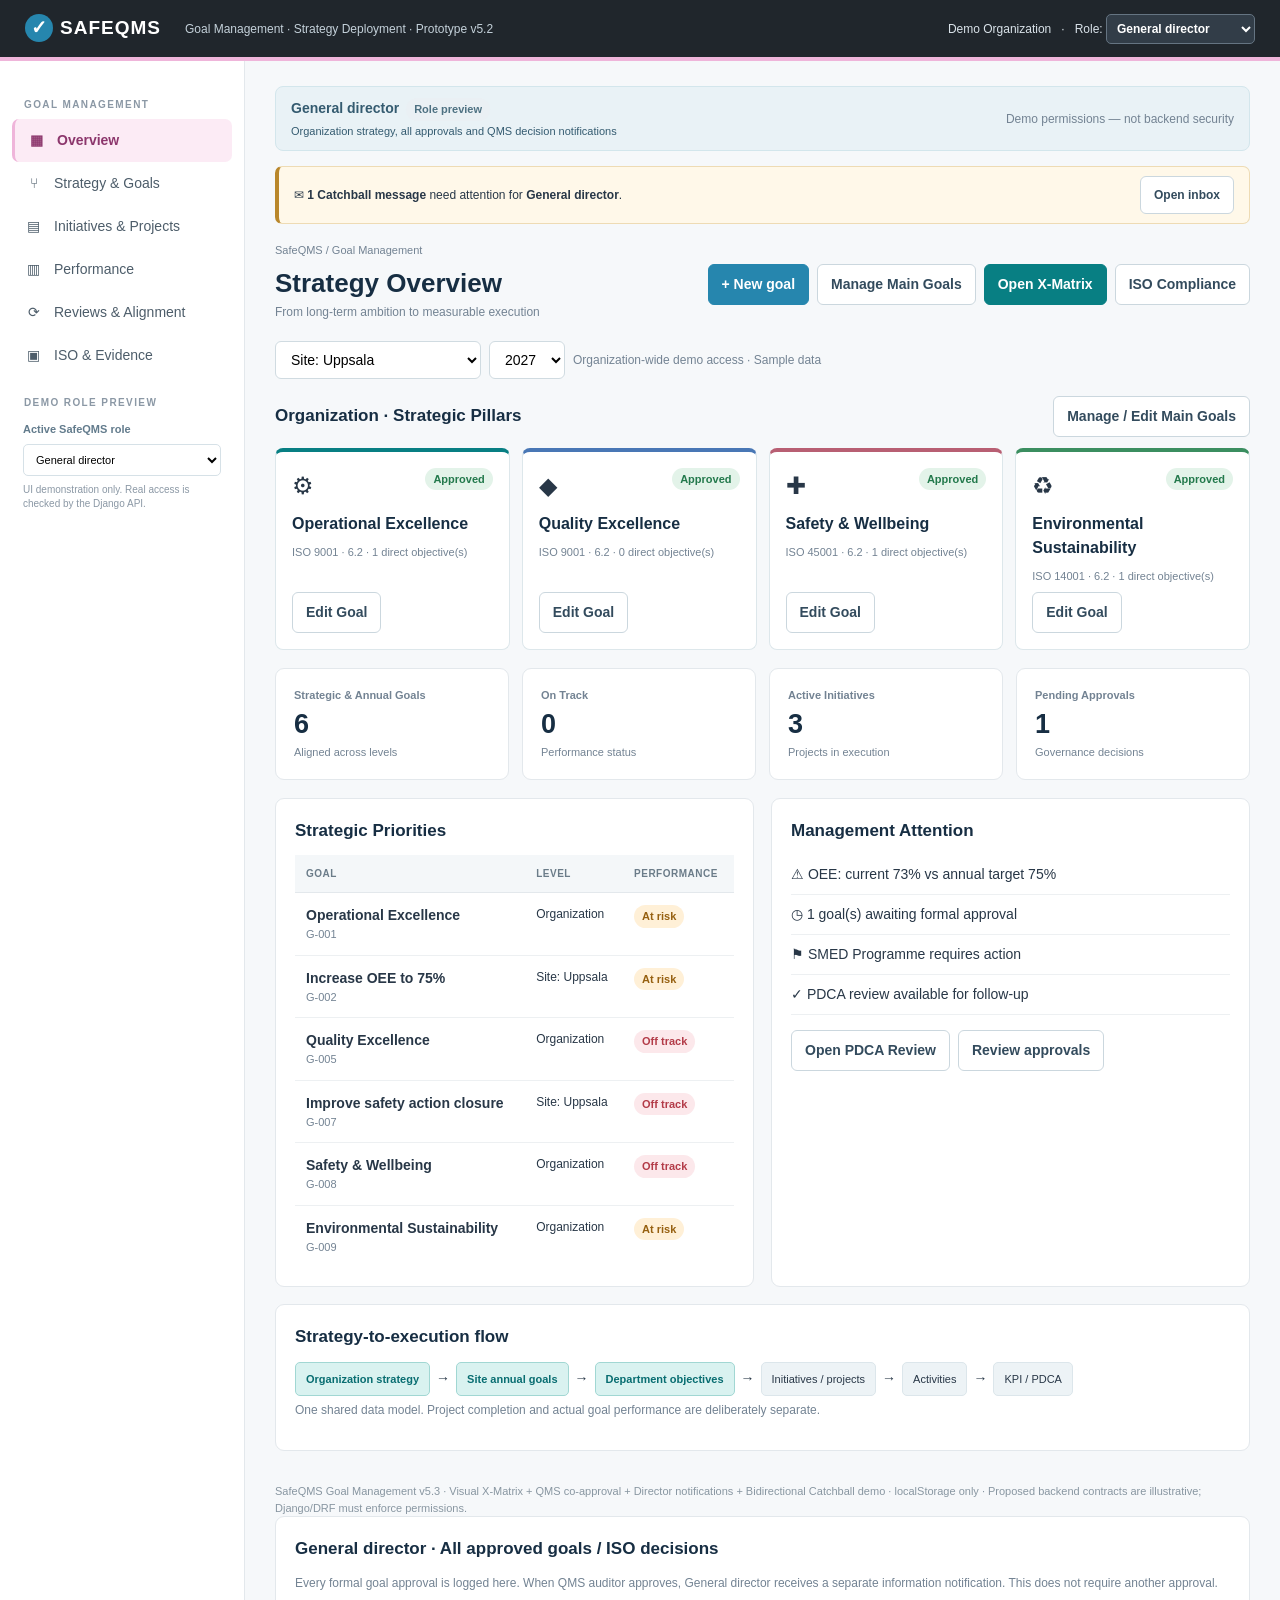
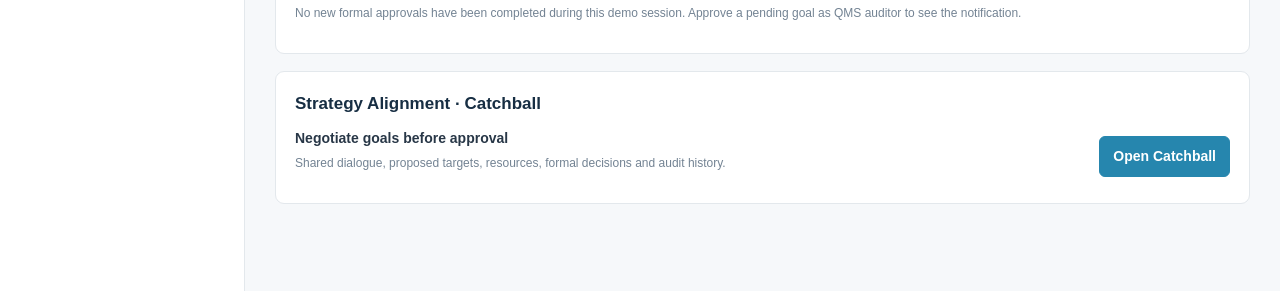
<file: public/assets/aistudio/SafeQMS_Goal_Management_v5_3_Visual_XMatrix_81fafeba.html>
<!DOCTYPE html>
<html lang="en"><head><meta charset="UTF-8"><meta name="viewport" content="width=device-width,initial-scale=1"><title>SafeQMS | Goal Management</title>
<style>
:root{--navy:#172e43;--blue:#2686ae;--teal:#087f83;--pink:#efb5da;--ink:#283747;--muted:#738393;--line:#e3e8ec;--bg:#f6f8fa;--green:#22815b;--amber:#b87713;--red:#c44752}
*{box-sizing:border-box}body{margin:0;background:var(--bg);color:var(--ink);font:14px/1.5 'Segoe UI',Arial,sans-serif}button,input,select,textarea{font:inherit}button{cursor:pointer}.top{height:61px;background:#20262c;border-bottom:4px solid var(--pink);color:#fff;display:flex;align-items:center;padding:0 25px;gap:24px}.brand{font-size:19px;font-weight:800;letter-spacing:1px;white-space:nowrap}.brand i{display:inline-grid;place-items:center;background:var(--blue);border-radius:50%;width:28px;height:28px;font-style:normal;margin-right:7px}.top .sub{font-size:12px;color:#c4d1da}.top .user{margin-left:auto;font-size:12px;color:#d9e2e9}.shell{display:flex;min-height:calc(100vh - 61px)}aside{width:245px;flex-shrink:0;background:#fff;border-right:1px solid var(--line);padding:18px 12px}.group{font-size:10px;font-weight:750;color:#8b98a5;letter-spacing:1.4px;text-transform:uppercase;padding:18px 12px 7px}.nav{display:flex;gap:11px;align-items:center;border:0;background:none;text-align:left;color:#4d5d6a;padding:11px 12px;border-radius:7px;width:100%}.nav span:first-child{width:19px;text-align:center}.nav:hover{background:#f3f6f8}.nav.active{background:#fcebf5;color:#8c366c;font-weight:750;border-left:3px solid var(--pink)}main{flex:1;min-width:0;max-width:1580px;margin:auto;padding:25px 30px 70px}.crumb{font-size:11px;color:var(--muted);margin-bottom:5px}.pagehead{display:flex;justify-content:space-between;gap:14px;align-items:flex-start;margin-bottom:20px}h1{font-size:26px;color:var(--navy);margin:0}h2{font-size:17px;color:var(--navy);margin:0 0 12px}h3{font-size:14px;color:var(--navy);margin:0 0 8px}p{margin:5px 0 12px}.muted{color:var(--muted)}.small{font-size:12px}.xs{font-size:11px}.actions{display:flex;gap:8px;flex-wrap:wrap}.btn{border:1px solid #cbd7de;background:#fff;color:#334b5d;border-radius:6px;padding:9px 13px;font-weight:600}.btn:hover{background:#edf5f7}.btn.primary{background:var(--blue);border-color:var(--blue);color:#fff}.btn.teal{background:var(--teal);border-color:var(--teal);color:#fff}.btn.ghost{background:transparent}.btn:disabled{opacity:.5;cursor:default}.cards{display:grid;grid-template-columns:repeat(4,minmax(0,1fr));gap:13px;margin-bottom:18px}.card,.panel,.tile{background:#fff;border:1px solid var(--line);border-radius:9px}.card{padding:18px}.card .num{font-size:27px;font-weight:800;color:var(--navy)}.card .label{font-size:11px;color:var(--muted);font-weight:650}.panel{padding:19px;margin-bottom:17px}.grid2{display:grid;grid-template-columns:1fr 1fr;gap:17px}.grid3{display:grid;grid-template-columns:repeat(3,minmax(0,1fr));gap:13px}.tile{padding:16px}.pill{font-size:11px;border-radius:15px;padding:3px 8px;display:inline-block;font-weight:700;background:#eaf0f4;color:#4e7182;white-space:nowrap}.pill.green{background:#e3f3e9;color:#23794c}.pill.red{background:#fce8eb;color:#b33b48}.pill.amber{background:#fff0d7;color:#966010}.pill.purple{background:#f8e9f3;color:#904d77}.pill.teal{background:#dff2f2;color:#0c747b}.banner{border-left:4px solid var(--teal);background:#e9f6f5;padding:13px 16px;border-radius:5px;margin-bottom:18px}.warning{border-left-color:#d39735;background:#fff6e6}.split{display:flex;align-items:center;justify-content:space-between;gap:12px}.toolbar{display:flex;gap:8px;flex-wrap:wrap;margin-bottom:17px}.toolbar select,.toolbar input{padding:9px 11px;border:1px solid #d0dbe1;background:white;border-radius:6px}.tablewrap{overflow-x:auto}table{border-collapse:collapse;width:100%}th{text-align:left;text-transform:uppercase;letter-spacing:.5px;font-size:10px;color:#6b7c89;background:#f4f7f9;padding:11px;border-bottom:1px solid var(--line)}td{padding:12px 11px;border-bottom:1px solid #edf0f2;vertical-align:top}tr:last-child td{border-bottom:0}tr.click:hover{background:#f7fbfd;cursor:pointer}.link{border:0;background:none;color:var(--blue);text-decoration:underline;padding:0;text-align:left}.field{display:flex;flex-direction:column;gap:5px;margin-bottom:13px}.field label{font-size:11px;font-weight:700;color:#596c7c}.field input,.field select,.field textarea{width:100%;min-width:0;border:1px solid #cedae1;border-radius:6px;background:#fff;padding:10px}.field textarea{min-height:80px;resize:vertical}.formgrid{display:grid;grid-template-columns:repeat(2,minmax(0,1fr));gap:0 14px}.tabs{display:flex;gap:5px;border-bottom:1px solid var(--line);margin-bottom:16px;overflow-x:auto}.tab{border:0;background:none;padding:10px 14px;white-space:nowrap;color:#6a7a88;border-bottom:3px solid transparent}.tab.active{border-bottom-color:var(--teal);font-weight:700;color:var(--teal)}.progress{height:8px;background:#edf1f3;border-radius:9px;overflow:hidden}.progress>div{height:100%;background:var(--teal);border-radius:9px}.node{border:1px solid #d5e2e9;border-left:4px solid var(--teal);border-radius:7px;padding:14px;background:#fff;cursor:pointer}.node:hover{background:#f3fafb}.node .topline{display:flex;justify-content:space-between;gap:8px}.branch{border-left:2px dashed #c5d4dc;margin:0 0 0 20px;padding:13px 0 4px 22px}.flow{display:flex;align-items:center;flex-wrap:wrap;gap:6px}.step{padding:8px 10px;background:#edf3f6;border-radius:5px;font-size:11px;border:1px solid #dce6eb}.step.active{background:#d9f2f0;border-color:#a1d7d3;color:#086d71;font-weight:750}.matrixwrap{overflow:auto}.matrix{border-collapse:separate;border-spacing:3px;width:auto;min-width:100%}.matrix th,.matrix td{text-align:center;padding:8px 7px;white-space:normal;min-width:62px;border:1px solid #e4e9ee;border-radius:4px}.matrix th{font-size:11px;background:#eaf1f5;color:#3e596b;text-transform:none;letter-spacing:0}.matrix td{background:#fff}.matrix .corner{background:#dcebee;font-weight:800}.cell{border:1px solid #d7e0e6;background:#fff;width:34px;height:34px;border-radius:5px;font-size:17px;font-weight:800;color:var(--teal)}.cell.strong{background:#bde7df;color:#056b65}.cell.support{background:#e3f2f0;color:#24887d}.cell:hover{outline:2px solid var(--blue)}.a3{background:#fff;border:1px solid #aebcc7;box-shadow:0 2px 14px #0000000c;padding:17px;max-width:1100px;margin:auto}.a3grid{display:grid;grid-template-columns:1fr 1fr;gap:7px}.a3box{border:1px solid #bdcad3;padding:10px;min-height:90px}.a3box h3{font-size:12px;background:#e8f2f4;padding:6px;margin:-10px -10px 9px}.a3box.full{grid-column:1/-1}.minirow{padding:9px 0;border-bottom:1px solid #edf0f2}.minirow:last-child{border-bottom:0}.bar{height:9px;border-radius:8px;background:#e8edf0;overflow:hidden}.bar>div{height:100%;background:var(--teal)}.toast{position:fixed;right:20px;bottom:18px;background:#18364b;color:white;padding:12px 18px;border-radius:7px;box-shadow:0 4px 16px #0003;z-index:10;display:none}.footer{font-size:11px;color:#8896a1;padding-top:15px}.hidden{display:none!important}.pillargrid{display:grid;grid-template-columns:repeat(4,minmax(0,1fr));gap:12px;margin-bottom:18px}.pillar{border:1px solid #dde7eb;border-top:4px solid var(--teal);background:white;border-radius:8px;padding:16px;display:flex;flex-direction:column;gap:8px;min-height:172px}.pillar.ohs{border-top-color:#b85f73}.pillar.environment{border-top-color:#3b8e60}.pillar.quality{border-top-color:#4977b5}.pillar .icon{font-size:24px}.pillar .title{font-size:16px;font-weight:750;color:var(--navy)}.pillar .pill{align-self:flex-start}.pillar .actions{margin-top:auto}.inlineparent{padding:13px 15px;background:#edf7f7;border:1px solid #c2e4e3;border-radius:6px;margin-bottom:15px}.inlineparent select{font-weight:650}.hierarchy-bar{display:flex;gap:8px;align-items:center;flex-wrap:wrap;margin-bottom:13px}.nodeactions{display:flex;gap:7px;flex-wrap:wrap;align-items:center}.tinybtn{border:1px solid #d9e3e8;background:#f9fbfc;border-radius:4px;padding:4px 7px;color:#476173;font-size:11px}.tinybtn:hover{background:#e7f3f3}.treeitem{position:relative}.treeitem .node{cursor:default}.treeitem .node .titlelink{border:0;background:none;font-weight:750;color:var(--navy);font-size:14px;text-align:left;cursor:pointer;padding:0}.treeitem .node .titlelink:hover{text-decoration:underline;color:var(--teal)}.ancestor{font-size:11px;color:#6b7d89;margin-top:5px}.cascadetable td{vertical-align:middle}.xmatrix-stage{display:grid;grid-template-columns:minmax(240px,1fr) minmax(250px,1fr) minmax(240px,1fr);grid-template-areas:'tl north tr' 'west center east' 'bl south br';gap:10px;min-width:790px}.xquad,.xwing,.xcenter{border:1px solid #dce6ed;border-radius:9px;padding:12px;background:white}.xquad{background:#f9fbfd}.xquad.tl{grid-area:tl}.xquad.tr{grid-area:tr}.xquad.bl{grid-area:bl}.xquad.br{grid-area:br}.xwing.north{grid-area:north;border-top:4px solid #a56b96}.xwing.west{grid-area:west;border-left:4px solid #2686ae}.xwing.east{grid-area:east;border-right:4px solid #50a083}.xwing.south{grid-area:south;border-bottom:4px solid #d39942}.xcenter{grid-area:center;display:flex;align-items:center;justify-content:center;background:linear-gradient(135deg,#edf7f7,#f6fafb);min-height:230px}.xquad .qtitle,.xwing .qtitle{font-size:10px;font-weight:800;letter-spacing:.8px;color:#657c8b;text-transform:uppercase;margin-bottom:9px}.xlist{display:flex;flex-direction:column;gap:6px}.xlistitem{display:flex;align-items:center;gap:6px;font-size:11px;padding:7px;background:#f6f9fa;border:1px solid #e6eef1;border-radius:5px}.xlistitem .num{flex:none;display:grid;place-items:center;background:#ddecee;border-radius:4px;color:#356b73;font-size:10px;font-weight:750;width:21px;height:21px}.xlinkmatrix{display:grid;grid-template-columns:minmax(0,1fr) repeat(var(--count),28px);align-items:center;gap:3px;overflow-x:auto}.xlinkmatrix .xheader{font-size:10px;font-weight:800;text-align:center;color:#5a7b89;background:#e9f0f4;border-radius:3px}.xlinkmatrix .rlabel{font-size:10px;color:#3e5866;overflow:hidden;text-overflow:ellipsis;white-space:nowrap}.xlinkmatrix .xcell{border:1px solid #d5e1e7;width:27px;height:27px;border-radius:4px;background:white;color:#92a4af;font-weight:750;font-size:12px}.xlinkmatrix .xcell.strong{background:#138780;color:white;border-color:#138780}.xlinkmatrix .xcell.support{background:#d5efeb;color:#137e76}.xlinkmatrix .xcell.parent{background:#b7dfdd;color:#0d6f69}.xlinkmatrix .xcell:hover{outline:2px solid #397fa0}.xfoot{font-size:11px;color:#708391;margin-top:10px}.xhero{padding:15px;background:linear-gradient(110deg,#19384a,#305d69);color:white;border-radius:9px;margin-bottom:17px}.xhero strong{font-size:16px}.matrix-layout{overflow-x:auto}.summarydots{display:flex;gap:8px;flex-wrap:wrap}.summarydots span{font-size:11px}.a3 .strategy-map{display:grid;grid-template-columns:repeat(4,minmax(0,1fr));gap:6px}.a3 .strategy-map>div{padding:9px;border:1px solid #bcd2da;min-height:80px}.a3 .strategy-map .coltitle{font-size:11px;font-weight:750;background:#e1eff2;margin:-9px -9px 7px;padding:6px}.a3 .strategy-map .minirow{font-size:10px}.ownerlist{display:grid;grid-template-columns:1fr 1fr;gap:5px}.ownerlist>div{border-bottom:1px solid #e4edf1;padding:5px;font-size:11px}.focusindicator{outline:3px solid #52aaae!important;outline-offset:3px}@media(max-width:1250px){.pillargrid{grid-template-columns:repeat(2,minmax(0,1fr))}}@media(max-width:780px){.pillargrid{grid-template-columns:1fr}}@media(max-width:1100px){aside{width:208px}main{padding:20px}.cards{grid-template-columns:repeat(2,1fr)}}@media(max-width:720px){aside{width:58px;padding:12px 4px}.nav span:last-child,.group{display:none}.nav{justify-content:center}.top .sub{display:none}.grid2,.grid3,.formgrid{grid-template-columns:1fr}.pagehead{flex-direction:column}.cards{grid-template-columns:repeat(2,1fr)}.top{padding:0 12px}}@media print{.top,aside,.pagehead,.toolbar,.tabs,.actions,.banner,.footer,.no-print{display:none!important}main{padding:0!important;max-width:none!important}body{background:#fff}.shell{display:block}.a3{border:0;box-shadow:none;width:100%;max-width:none;padding:0}.a3box{break-inside:avoid} @page{size:A3 landscape;margin:12mm}}

.isohead{display:flex;gap:8px;align-items:center;flex-wrap:wrap;margin-bottom:12px}.isogrid{display:grid;grid-template-columns:repeat(3,minmax(0,1fr));gap:10px}.isoreq{border:1px solid #dbe5e8;border-radius:7px;padding:11px;background:#fbfdfd}.isoreq label{display:flex;gap:7px;cursor:pointer;font-size:12px;align-items:flex-start}.isoreq small{display:block;color:#738593;font-size:10px;margin-left:23px}.isoem{display:inline-block;background:#dff3ec;color:#16714e;border-radius:5px;padding:3px 7px;font-size:11px;font-weight:bold}.isoem.warn{background:#fff1d8;color:#936510}.isoem.bad{background:#fee8ea;color:#b53d4b}.isooutline{border:1px dashed #a9cbd0;background:#f4fbfb;border-radius:8px;padding:13px;margin:12px 0}.readygrid{display:grid;grid-template-columns:repeat(2,minmax(0,1fr));gap:8px}.readyitem{background:#f8fafb;border:1px solid #e5ecef;border-radius:6px;padding:10px;font-size:12px}.readyitem.missing{background:#fff4e7;border-color:#f2d7aa}.importpane{display:grid;grid-template-columns:minmax(0,1fr) minmax(0,1fr);gap:15px}.csvbox{min-height:180px!important;font:12px/1.65 Consolas,monospace!important}.planform{margin-top:15px}.filterbar{display:flex;gap:8px;flex-wrap:wrap;margin:10px 0}.report-cover{border-left:4px solid #118d85;background:#eaf7f5;padding:14px;border-radius:7px;margin-bottom:16px}.reviewmetric{font-size:23px;font-weight:800;color:var(--navy)}.story{border-left:3px solid #d2e3e7;margin-left:12px;padding-left:20px}.noshow{display:none}.resultchips{display:flex;gap:6px;flex-wrap:wrap}.loadingnotice{background:#fff4e5;border-left:4px solid #c79128;padding:12px;border-radius:5px;margin:12px 0}.control-tag{font-size:11px;color:#688393;font-weight:700;letter-spacing:.5px;text-transform:uppercase;margin-bottom:8px}.controlled{padding:11px;background:#f7fafd;border:1px solid #d9e5eb;border-radius:7px}.rblock{page-break-inside:avoid}@media(max-width:1100px){.isogrid{grid-template-columns:1fr 1fr}}@media(max-width:780px){.isogrid,.readygrid,.importpane{grid-template-columns:1fr}}@media print{.isohead,.filterbar,.loadingnotice{display:none!important}.rblock{break-inside:avoid}}

/* Role-based demo navigation and six-menu workspace */
.rolepanel{padding:4px 11px 14px}.rolepanel label{display:block;font-size:11px;font-weight:700;color:#627b8c;margin-bottom:6px}.rolepanel select{width:100%;border:1px solid #d6e1e7;border-radius:5px;padding:8px;background:white;font-size:11px}.rolehelp{font-size:10px;line-height:1.4;color:#8b98a5;margin-top:7px}
#roleSelectorTop{background:#323d48;color:#fff;border:1px solid #657482;border-radius:5px;padding:6px;font-weight:650;max-width:180px}
.workspace-tabs{display:flex;gap:6px;overflow-x:auto;flex-wrap:wrap;margin:-5px 0 17px}.workspace-tab{border:1px solid #d3e0e6;background:white;border-radius:7px;padding:9px 12px;font-weight:600;color:#61778b;font-size:12px}.workspace-tab.active{background:#e5f4f3;border-color:#8dcac9;color:#0a7675}.workspace-tab:hover{background:#f0f8f8}
.role-banner{display:flex;justify-content:space-between;align-items:center;gap:15px;padding:11px 15px;margin-bottom:15px;background:#e9f2f6;border:1px solid #d3e6ec;border-radius:8px;color:#345b70}.role-banner .pill{margin-left:7px}
.readonly-notice{background:#fff6e6;border:1px solid #e9cf9e;color:#875f18;padding:11px 14px;border-radius:7px;margin:10px 0 16px;font-size:12px}
.disabled-preview{opacity:.56!important;cursor:not-allowed!important}.role-panel-grid{display:grid;grid-template-columns:repeat(3,1fr);gap:12px}
@media(max-width:850px){.role-panel-grid{grid-template-columns:1fr}.top .user label{display:none}#roleSelectorTop{max-width:135px}.rolepanel{display:none}}
@media print{.workspace-tabs,.role-banner,.rolepanel{display:none!important}}

/* v5 · Catchball, dialogue and developer handoff */
.cb-cards{grid-template-columns:repeat(4,minmax(0,1fr))}.cb-alert{background:#fff8e9;border:1px solid #eedbb4;border-left:4px solid #b9872b;padding:9px 15px;border-radius:7px;margin:0 0 18px;display:flex;align-items:center;justify-content:space-between;gap:12px;font-size:12px}.cb-state{display:grid;grid-template-columns:repeat(4,minmax(0,1fr));gap:12px;margin-bottom:18px}.cb-state>div{background:#fff;border:1px solid #dfe8ed;border-radius:8px;padding:14px;min-height:85px}.cb-state b{font-size:15px;color:#263f50}.cb-notification{border:1px solid #e5ecf0;border-radius:7px;padding:12px;margin:7px 0;display:flex;align-items:center;justify-content:space-between;gap:13px;background:#fafdff}.cb-message{display:flex;align-items:flex-start;gap:11px;margin:13px 0}.cb-avatar{flex:0 0 33px;width:33px;height:33px;border-radius:50%;display:grid;place-items:center;background:#dcebef;color:#2d6c77;font-weight:800;font-size:11px}.cb-bubble{flex:1;border:1px solid #dce6eb;border-radius:9px;background:#f8fbfc;padding:12px 15px}.cb-bubble p{margin-top:7px;white-space:pre-wrap}.cb-mini{font-size:12px;padding:3px 0;color:#576f7e}.cb-compose{border-top:1px solid #dfe7ec;margin-top:17px;padding-top:16px}.cb-compose textarea{min-height:75px}.cb-meta{display:flex;gap:7px;align-items:center;flex-wrap:wrap}.integration-code{background:#edf3f6;padding:2px 5px;border-radius:3px;font-family:monospace;overflow-wrap:anywhere}.cb-alert .btn{background:white}@media(max-width:1020px){.cb-state{grid-template-columns:repeat(2,minmax(0,1fr))}}@media(max-width:690px){.cb-state,.cb-cards{grid-template-columns:1fr 1fr}.cb-alert{flex-direction:column;align-items:start}}@media print{.cb-alert,.cb-compose{display:none!important}}

/* v5.3 · SafeQMS classic X-Matrix (presentation only, no backend) */
.xm3-banner{background:#edf6ff;border:1px solid #cfe2f3;border-radius:10px;padding:13px 17px;margin-bottom:15px;color:#315771;font-size:12px;display:flex;gap:12px;justify-content:space-between;align-items:center;flex-wrap:wrap}
.xm3-tools{display:flex;gap:8px;flex-wrap:wrap;align-items:center;margin-bottom:14px}
.xm3-tools .btn{padding:7px 11px}
.xm3-tools label{display:flex;gap:7px;align-items:center;background:#fff;border:1px solid #d9e5ee;padding:8px 11px;border-radius:7px;font-size:12px;font-weight:600}
.xm3-tools input[type=checkbox]{width:16px;height:16px;accent-color:#087d89}
.xm3-scroller{overflow:auto;border:1px solid #d4e2ec;background:#f8fbff;border-radius:13px;padding:13px;box-shadow:0 8px 23px #1f4b6a0c}
.xm3-board{--xm-a:5;--xm-k:5;--xm-i:4;--xm-c:4;--xm-top:208px;--xm-bottom:208px;display:grid;grid-template-columns:minmax(315px,1fr) minmax(390px,1.24fr) minmax(335px,1fr);grid-template-rows:var(--xm-top) 335px var(--xm-bottom);min-width:1090px;border:1px solid #a6bfd3;background:white;border-radius:6px;overflow:hidden}
.xm3-grid{display:grid;min-width:0;min-height:0}
.xm3-tl{grid-column:1;grid-row:1;grid-template-columns:repeat(var(--xm-a),1fr);grid-template-rows:repeat(var(--xm-i),1fr);background:#f4fbff}
.xm3-tr{grid-column:3;grid-row:1;grid-template-columns:repeat(var(--xm-k),1fr);grid-template-rows:repeat(var(--xm-i),1fr);background:#f4fbff}
.xm3-bl{grid-column:1;grid-row:3;grid-template-columns:repeat(var(--xm-a),1fr);grid-template-rows:repeat(var(--xm-c),1fr);background:#f4fbff}
.xm3-cell{position:relative;border-right:1px solid #aec7d6;border-bottom:1px solid #aec7d6;background:#fff;display:flex;align-items:center;justify-content:center;min-width:0;min-height:0;padding:2px;cursor:pointer;transition:background .15s,box-shadow .15s}
.xm3-cell:hover{background:#dff7f4;box-shadow:inset 0 0 0 2px #087e82;z-index:2}
.xm3-cell:focus-visible,.xm3-label:focus-visible{outline:3px solid #087f83;outline-offset:-3px;z-index:3}
.xm3-cell.xm3-related{background:#dcf9ed}
.xm3-cell.xm3-chosen{background:#b7f0df;box-shadow:inset 0 0 0 3px #087f83;z-index:1}
.xm3-cell.xm3-muted{opacity:.39}
.xm3-dot{width:23px;height:23px;display:inline-flex;flex:0 0 23px;align-items:center;justify-content:center;border:2px solid #087b81;border-radius:50%;background:transparent}
.xm3-dot.strong{background:#087b81}
.xm3-dot.medium{background:linear-gradient(90deg,#087b81 0%,#087b81 50%,transparent 50%,transparent 100%)}
.xm3-dot.weak{background:transparent}
.xm3-dot.none{border:0;border-radius:0;background:none;color:#677789;font-size:21px;font-weight:650}
.xm3-dot.none::after{content:'–'}
.xm3-dot.blue{border-color:#126dbb}
.xm3-dot.blue.strong{background:#126dbb}
.xm3-dot.blue.medium{background:linear-gradient(90deg,#126dbb 0 50%,transparent 50%)}
.xm3-toplist{grid-column:2;grid-row:1;display:grid;grid-template-rows:repeat(var(--xm-i),1fr);background:#d5f5e8;min-width:0}
.xm3-bottomlist{grid-column:2;grid-row:3;display:grid;grid-template-rows:repeat(var(--xm-c),1fr);background:#e4f0fb;min-width:0}
.xm3-label{display:flex;align-items:center;gap:9px;min-width:0;border:0;border-bottom:1px solid #aac8d2;border-right:1px solid #aac8d2;background:transparent;color:#15384c;text-align:left;padding:5px 10px;cursor:pointer;font-size:11px}
.xm3-label:hover{background:#dff6f5}
.xm3-label.xm3-selected{background:#b8f2e6;box-shadow:inset 0 0 0 2px #087f83}
.xm3-label.xm3-related{background:#e0f9ee}
.xm3-label.xm3-muted{opacity:.45}
.xm3-id{flex:0 0 auto;display:grid;place-items:center;width:30px;height:28px;border-radius:6px;background:#ffffffa0;color:#245e78;font-weight:800;font-size:10px}
.xm3-name{font-weight:650;overflow:hidden;display:-webkit-box;-webkit-box-orient:vertical;-webkit-line-clamp:2;line-height:1.3}
.xm3-person{font-size:10px;color:#567080;margin-left:auto;white-space:nowrap;overflow:hidden;text-overflow:ellipsis;max-width:112px}
.xm3-avatar{width:24px;height:24px;border-radius:50%;display:grid;place-items:center;flex-shrink:0;background:#bfd6e8;color:#284b64;font-weight:bold;font-size:10px}
.xm3-leftaxis{grid-column:1;grid-row:2;display:grid;grid-template-columns:repeat(var(--xm-a),1fr);background:#fff5db}
.xm3-rightaxis{grid-column:3;grid-row:2;display:grid;grid-template-columns:repeat(var(--xm-k),1fr);background:#ffe9ed}
.xm3-axis{position:relative;border:0;border-right:1px solid #e0cba2;border-bottom:1px solid #abc5d4;padding:10px 4px 14px;background:transparent;display:flex;align-items:center;flex-direction:column;justify-content:center;gap:12px;min-width:0;cursor:pointer}
.xm3-rightaxis .xm3-axis{border-right:1px solid #e5c3ca}
.xm3-axis:hover{background:#fff0c9}
.xm3-rightaxis .xm3-axis:hover{background:#ffe0e6}
.xm3-axis.xm3-selected{background:#b8f2e6;box-shadow:inset 0 0 0 2px #087f83}
.xm3-axis.xm3-related{background:#dff9ed}
.xm3-axis.xm3-muted{opacity:.43}
.xm3-axis .xm3-vertical{writing-mode:vertical-rl;transform:rotate(180deg);max-height:250px;overflow:hidden;text-overflow:ellipsis;font-weight:700;font-size:11px;color:#304653;text-align:center;line-height:1.3}
.xm3-axis .xm3-verticalid{font-size:10px;color:#527487;font-weight:850}
.xm3-axis .xm3-iso{font-size:10px;color:#526b7c}
.xm3-core{grid-column:2;grid-row:2;position:relative;background:#fff;min-width:0;min-height:0;overflow:hidden}
.xm3-quadrant{position:absolute;inset:0;display:flex;color:#fff;align-items:center;justify-content:center;font-size:17px;font-weight:800;letter-spacing:.3px;gap:9px}
.xm3-qtop{background:#2dbea1;clip-path:polygon(0 0,100% 0,75% 28%,25% 28%);align-items:flex-start;padding-top:30px}
.xm3-qleft{background:#ffb900;clip-path:polygon(0 0,25% 28%,25% 72%,0 100%);justify-content:flex-start;padding-left:12px}
.xm3-qright{background:#f36078;clip-path:polygon(100% 0,75% 28%,75% 72%,100% 100%);justify-content:flex-end;padding-right:12px}
.xm3-qbottom{background:#2b89d9;clip-path:polygon(0 100%,25% 72%,75% 72%,100% 100%);align-items:flex-end;padding-bottom:30px}
.xm3-qleft span{writing-mode:vertical-rl;transform:rotate(180deg)}
.xm3-qright span{writing-mode:vertical-rl}
.xm3-inner{position:absolute;top:29%;bottom:29%;left:26%;right:26%;display:flex;flex-direction:column;align-items:center;justify-content:center;background:white;color:#1b4058;border-radius:4px;text-align:center;padding:8px;box-shadow:0 0 0 5px #fff}
.xm3-inner-logo{font-size:20px;font-weight:850;letter-spacing:-1px}
.xm3-inner-title{font-weight:800;font-size:18px;color:#112e45}
.xm3-inner-meta{font-size:10px;color:#6b8192}
.xm3-br{grid-column:3;grid-row:3;background:#f9fbfe;display:flex;flex-direction:column;justify-content:center;gap:10px;padding:15px 22px;min-width:0}
.xm3-legendtitle{font-size:16px;font-weight:800;color:#15364d;margin-bottom:2px}
.xm3-legenditem{display:flex;align-items:center;gap:12px;font-size:12px;color:#496170}
.xm3-legenditem b{color:#1d3848}
.xm3-empty{display:flex;align-items:center;justify-content:center;font-size:11px;color:#9b6070;padding:12px}
.xm3-details{border:1px solid #cfdfe9;border-radius:11px;background:#fff;margin-top:13px;padding:15px 18px}
.xm3-detailshead{display:flex;justify-content:space-between;gap:12px;flex-wrap:wrap;align-items:center;margin-bottom:9px}
.xm3-detailrows{display:grid;grid-template-columns:repeat(3,minmax(0,1fr));gap:10px;margin-top:12px}
.xm3-detailitem{background:#f3f8fb;border:1px solid #dbe8ed;padding:10px 13px;border-radius:7px;font-size:12px}
.xm3-detailitem b{display:block;color:#1e4658;margin-bottom:4px}
.xm3-detailitem div{padding:3px 0}
.xm3-summary{font-weight:750;color:#214964;font-size:13px}
.xm3-hint{font-size:11px;color:#678298;margin-top:10px}
@media(max-width:1200px){.xm3-scroller{padding:8px}.xm3-detailrows{grid-template-columns:1fr 1fr}}
@media(max-width:750px){.xm3-detailrows{grid-template-columns:1fr}.xm3-banner{align-items:flex-start}}
@media print{.xm3-board{min-width:0;grid-template-columns:31% 38% 31%;grid-template-rows:175px 310px 175px}.xm3-scroller{overflow:visible;padding:0}.xm3-details,.xm3-tools{display:none!important}}

</style></head><body><header class="top"><div class="brand"><i>✓</i>SAFEQMS</div><span class="sub">Goal Management · Strategy Deployment · Prototype v5.2</span><span class="user">Demo Organization &nbsp; · &nbsp; <label for="roleSelectorTop">Role:</label> <select id="roleSelectorTop" onchange="setRole(this.value)"></select></span></header><div class="shell"><aside><div class="group">Goal Management</div>
<button class="nav" data-route="overview"><span>▦</span><span>Overview</span></button>
<button class="nav" data-route="strategy"><span>⑂</span><span>Strategy & Goals</span></button>
<button class="nav" data-route="execution"><span>▤</span><span>Initiatives & Projects</span></button>
<button class="nav" data-route="performance"><span>▥</span><span>Performance</span></button>
<button class="nav" data-route="alignment"><span>⟳</span><span>Reviews & Alignment</span></button>
<button class="nav" data-route="compliance"><span>▣</span><span>ISO & Evidence</span></button>
<div class="group">Demo Role Preview</div>
<div class="rolepanel"><label for="roleSelectorSide">Active SafeQMS role</label><select id="roleSelectorSide" onchange="setRole(this.value)"></select><div class="rolehelp">UI demonstration only. Real access is checked by the Django API.</div></div>
<div class="group" id="adminSettingsGroup">Settings</div><button class="nav" id="adminSettings" data-route="settings"><span>⚙</span><span>Admin / Demo Settings</span></button>
</aside><main id="app"></main></div><div id="toast" class="toast"></div>
<script>
const KEY='safeqms_goal_mgmt_v4',today=new Date().toISOString().slice(0,10);
const seed=()=>({
scope:'Site: Uppsala',year:'2027',tab:'overview',matrixGroup:'goal-initiative',
plans:[{id:'PL-001',scope:'Organization',period:'2027–2029',name:'Group Strategy · Quality, Environment, Safety & Excellence',status:'Approved',revision:1,owner:'Executive Management'},{id:'PL-002',scope:'Site: Uppsala',period:'2027',name:'Uppsala Annual Strategy',status:'Draft',revision:2,owner:'Site Manager'},{id:'PL-003',scope:'Site: Falkenberg',period:'2027',name:'Falkenberg Annual Strategy',status:'Approved',revision:1,owner:'Site Manager'}],
goals:[
{id:'G-001',title:'Operational Excellence',level:'Organization',parent:'',owner:'Executive Management',year:'2027–2029',kpi:'K-001',baseline:68,target:80,unit:'%',status:'Active',approval:'Approved',performance:'At risk',iso:'ISO 9001 · 6.2',description:'Improve operational performance through systematic improvement'},
{id:'G-002',title:'Increase OEE to 75%',level:'Site: Uppsala',parent:'G-001',owner:'Site Manager',year:'2027',kpi:'K-001',baseline:68,target:75,unit:'%',status:'Active',approval:'Approved',performance:'At risk',iso:'ISO 9001 · 6.2',description:'Improve production availability, performance and quality',planWhat:'Demo example: deliver SMED pilot and TPM routines on line 3',resources:'Demo example: Production and Maintenance improvement teams',planDue:'2027-12-31',evaluation:'Demo example: review monthly OEE against agreed targets',riskRefs:'',processRefs:'',evidenceRefs:''},
{id:'G-003',title:'Reduce changeover losses by 30%',level:'Department: Production',parent:'G-002',owner:'Production Manager',year:'2027',kpi:'K-002',baseline:60,target:42,unit:'min',status:'Active',approval:'Approved',performance:'At risk',iso:'ISO 9001 · 8.5',description:'Reduce average changeover time'},
{id:'G-004',title:'Reduce unplanned downtime by 20%',level:'Department: Maintenance',parent:'G-002',owner:'Maintenance Manager',year:'2027',kpi:'K-003',baseline:100,target:80,unit:'h',status:'Active',approval:'Approved',performance:'On track',iso:'ISO 9001 · 8.5',description:'Improve asset reliability'},
{id:'G-005',title:'Quality Excellence',level:'Organization',parent:'',owner:'Executive Management',year:'2027–2029',kpi:'K-004',baseline:100,target:70,unit:'index',status:'Active',approval:'Approved',performance:'On track',iso:'ISO 9001 · 6.2',description:'Reduce customer complaints'},
{id:'G-006',title:'Reduce energy intensity by 15%',level:'Site: Falkenberg',parent:'G-009',owner:'Site Manager',year:'2027',kpi:'K-005',baseline:100,target:85,unit:'kWh/unit index',status:'Active',approval:'Approved',performance:'On track',iso:'ISO 14001 · 6.2',description:'Lower energy use per unit of production'},
{id:'G-007',title:'Improve safety action closure',level:'Site: Uppsala',parent:'G-008',owner:'EHS Manager',year:'2027',kpi:'K-006',baseline:82,target:95,unit:'%',status:'Active',approval:'Pending',performance:'Not measured',iso:'ISO 45001 · 6.2',description:'Close critical safety actions on time'},
{id:'G-008',title:'Safety & Wellbeing',level:'Organization',parent:'',owner:'Executive Management',year:'2027–2029',kpi:'K-006',baseline:82,target:95,unit:'%',status:'Active',approval:'Approved',performance:'At risk',iso:'ISO 45001 · 6.2',description:'Prevent work-related injury and ill health through measurable OH&S objectives and prevention'},
{id:'G-009',title:'Environmental Sustainability',level:'Organization',parent:'',owner:'Executive Management',year:'2027–2029',kpi:'K-005',baseline:100,target:85,unit:'index',status:'Active',approval:'Approved',performance:'On track',iso:'ISO 14001 · 6.2',description:'Reduce environmental impact, energy intensity and resource consumption'}],
kpis:[
{id:'K-001',name:'Overall Equipment Effectiveness',unit:'%',direction:'higher',tolerance:2,values:[68,69,70,71,70,72,73],targets:[69,70,71,72,73,74,75]},
{id:'K-002',name:'Average changeover time',unit:'min',direction:'lower',tolerance:3,values:[60,58,55,54,53,51,49],targets:[58,56,53,50,48,45,42]},
{id:'K-003',name:'Unplanned downtime',unit:'h',direction:'lower',tolerance:5,values:[100,95,93,91,89,85,82],targets:[98,95,92,89,86,83,80]},
{id:'K-004',name:'Customer complaint index',unit:'index',direction:'lower',tolerance:5,values:[100,96,93,90,85,80,76],targets:[98,95,90,85,80,75,70]},
{id:'K-005',name:'Energy intensity index',unit:'index',direction:'lower',tolerance:4,values:[100,98,96,94,93,90,88],targets:[98,96,94,92,90,87,85]},
{id:'K-006',name:'Safety action closure on time',unit:'%',direction:'higher',tolerance:3,values:[82,84,85,86,88,90,91],targets:[85,87,89,91,92,94,95]}],
initiatives:[
{id:'I-001',title:'SMED Programme',owner:'Production Manager',goal:'G-003',status:'At risk',progress:65,budget:'€25,000',description:'Standardize changeover methods'},
{id:'I-002',title:'TPM Deployment',owner:'Maintenance Manager',goal:'G-004',status:'On track',progress:78,budget:'€40,000',description:'Operator care and preventive maintenance'},
{id:'I-003',title:'Energy Optimization',owner:'Site Manager',goal:'G-006',status:'Planned',progress:20,budget:'€15,000',description:'Optimize utilities consumption'},
{id:'I-004',title:'Quality Improvement',owner:'Quality Manager',goal:'G-005',status:'On track',progress:55,budget:'€10,000',description:'Reduce complaints and variation'}],
projects:[
{id:'P-001',title:'Line 3 Changeover Reduction',initiative:'I-001',owner:'Project Leader',status:'At risk',progress:72,problem:'Average changeover takes 60 minutes and varies significantly between shifts.',current:'60 minutes',target:'42 minutes',root:'Tools are not pre-staged; internal and external steps are mixed.',counter:'Externalize preparation, standardize tool carts, trial new sequence.',learning:'Standard work to be verified after pilot.'},
{id:'P-002',title:'Autonomous Maintenance Pilot',initiative:'I-002',owner:'Maintenance Engineer',status:'On track',progress:78,problem:'Minor stops reduce availability.',current:'100 h downtime',target:'80 h downtime',root:'Insufficient basic equipment care.',counter:'Train operators and introduce inspection routines.',learning:'Pilot results pending.'}],
tasks:[
{id:'T-001',project:'P-001',title:'Film current changeover',owner:'Process Engineer',due:'2027-02-10',status:'Done'},
{id:'T-002',project:'P-001',title:'Separate internal and external tasks',owner:'Production Engineer',due:'2027-03-15',status:'Done'},
{id:'T-003',project:'P-001',title:'Pilot new changeover standard',owner:'Team Leader',due:'2027-07-20',status:'In progress'},
{id:'T-004',project:'P-001',title:'Verify sustained OEE improvement',owner:'OpEx Manager',due:'2027-09-15',status:'Open'}],
relations:[
{from:'G-002',to:'I-001',strength:2},{from:'G-002',to:'I-002',strength:2},{from:'G-003',to:'I-001',strength:2},{from:'G-004',to:'I-002',strength:2},{from:'G-006',to:'I-003',strength:2},{from:'G-005',to:'I-004',strength:2},
{from:'I-001',to:'K-001',strength:2},{from:'I-001',to:'K-002',strength:2},{from:'I-002',to:'K-001',strength:1},{from:'I-002',to:'K-003',strength:2},{from:'I-003',to:'K-005',strength:2},{from:'I-004',to:'K-004',strength:2}],
approvals:[{id:'AP-001',goal:'G-007',requester:'EHS Manager',approver:'Site Manager',status:'Pending',comment:'Review proposed target and resource allocation.',date:'2027-01-12'}],
reviews:[{id:'R-001',title:'Site Strategy Review – June',date:'2027-06-30',scope:'Site: Uppsala',notes:'OEE remains below target. Prioritize changeover pilot.',decisions:[{text:'Accelerate SMED pilot',owner:'Production Manager',due:'2027-07-20',status:'Open'}]}],
history:[{time:'2027-01-10',text:'Organization strategy approved (rev 1)'},{time:'2027-01-12',text:'Safety goal submitted for approval'}]
});
let S;try{S=JSON.parse(localStorage.getItem(KEY))||JSON.parse(localStorage.getItem('safeqms_goal_mgmt_v1'))||seed()}catch(e){S=seed()}
function migrateDemo(){
 const defaults=seed();let changed=false;
 const nextGoalID=()=>{let n=Math.max(0,...S.goals.map(g=>Number(g.id.split('-')[1])||0))+1;return 'G-'+String(n).padStart(3,'0')};
 const ensurePillar=(templateID,iso,titleRegex)=>{
   let found=S.goals.find(g=>g.level==='Organization'&&(g.iso||'').includes(iso));
   if(!found)found=S.goals.find(g=>g.level==='Organization'&&titleRegex.test(g.title));
   if(!found){let template=defaults.goals.find(g=>g.id===templateID);let id=S.goals.some(g=>g.id===templateID)?nextGoalID():templateID;found={...template,id};S.goals.push(found);changed=true}
   return found;
 };
 const safetyPillar=ensurePillar('G-008','ISO 45001',/safety|occupational health/i);
 const environmentalPillar=ensurePillar('G-009','ISO 14001',/environment|sustainab/i);
 const safety=S.goals.find(g=>g.id==='G-007'),env=S.goals.find(g=>g.id==='G-006');
 if(safety&&safety.parent===''){safety.parent=safetyPillar.id;changed=true}
 if(env&&env.parent===''){env.parent=environmentalPillar.id;changed=true}
 if(!Array.isArray(S.collapsed)){S.collapsed=[];changed=true}
 if(!S.matrixView){S.matrixView='visual';changed=true}
 if(!S.cascadeView){S.cascadeView='tree';changed=true}
 if(changed)try{localStorage.setItem(KEY,JSON.stringify(S))}catch(e){}
}
migrateDemo();
const save=()=>{try{localStorage.setItem(KEY,JSON.stringify(S))}catch(e){toast('Local browser storage is full')}};const esc=x=>String(x??'').replace(/[&<>"']/g,c=>({'&':'&amp;','<':'&lt;','>':'&gt;','"':'&quot;','\'':'&#39;'}[c]));
const go=(route,id)=>{location.hash=route+(id?'/'+id:'');if(location.hash==='#'+route)render()};
const btn=(txt,call,cls='')=> roleButtonAllowed(call) ? `<button class="btn ${cls}" onclick="${call}">${txt}</button>` : '';
const badge=x=>`<span class="pill ${/approved|active|on track|done|completed/i.test(x)?'green':/at risk|pending|in progress|draft/i.test(x)?'amber':/off track|rejected|overdue/i.test(x)?'red':'teal'}">${esc(x)}</span>`;
const head=(title,sub='',buttons='')=>`<div class="crumb">SafeQMS / Goal Management</div><div class="pagehead"><div><h1>${title}</h1><div class="muted small">${sub}</div></div><div class="actions">${buttons}</div></div>`;
const panel=(title,content)=>`<section class="panel"><h2>${title}</h2>${content}</section>`;
const table=(headers,rows)=>`<div class="tablewrap"><table><thead><tr>${headers.map(x=>`<th>${x}</th>`).join('')}</tr></thead><tbody>${rows.length?rows.join(''):`<tr><td colspan="${headers.length}" class="muted" style="text-align:center;padding:28px">No records</td></tr>`}</tbody></table></div>`;
const field=(label,name,value='',type='text',extra='')=>`<div class="field"><label>${label}</label><input name="${name}" type="${type}" value="${esc(value)}" ${extra}></div>`;
const select=(label,name,opts,val)=>`<div class="field"><label>${label}</label><select name="${name}">${opts.map(x=>{let v=Array.isArray(x)?x[0]:x,t=Array.isArray(x)?x[1]:x;return `<option value="${esc(v)}" ${v===val?'selected':''}>${esc(t)}</option>`}).join('')}</select></div>`;
const goal=id=>S.goals.find(g=>g.id===id),kpi=id=>S.kpis.find(k=>k.id===id),initiative=id=>S.initiatives.find(i=>i.id===id);
const last=k=>k?.values[k.values.length-1]??null;
const toast=m=>{let e=document.getElementById('toast');e.textContent=m;e.style.display='block';setTimeout(()=>e.style.display='none',2500)};
const scopebar=()=>roleScopebar();
const visibleGoals=()=>roleVisibleGoals();
function overview(){
let vg=visibleGoals(),open=isBasic()?0:S.approvals.filter(a=>a.status==='Pending'&&visibleToRole(goal(a.goal))).length;
return head(isBasic()?'My Goals & Actions':isDirector()?'Department Goal Overview':isAuditor()?'Assigned Audit Scope':isQMS()?'QMS Strategy & ISO Overview':'Strategy Overview','From long-term ambition to measurable execution',btn('+ New goal',"go('newgoal')",'primary')+btn('Manage Main Goals',"go('pillars')")+btn('Open X-Matrix',"go('matrix')",'teal')+btn('ISO Compliance',"go('iso')"))+scopebar()+
`${strategicPillarCards(true)}<div class="cards">${[['Strategic & Annual Goals',vg.length,'Aligned across levels'],['On Track',vg.filter(g=>g.performance==='On track').length,'Performance status'],['Active Initiatives',S.initiatives.filter(i=>visibleInitiative(i)&&i.status!=='Planned').length,'Projects in execution'],[isBasic()?'My Actions':'Pending Approvals',isBasic()?S.tasks.filter(t=>roleCan('taskOwn',t)&&t.status!=='Done').length:open,'Governance decisions']].map(c=>`<div class="card"><div class="label">${c[0]}</div><div class="num">${c[1]}</div><div class="xs muted">${c[2]}</div></div>`).join('')}</div>
<div class="grid2">${panel('Strategic Priorities',table(['Goal','Level','Performance'],vg.slice(0,7).map(g=>`<tr class="click" onclick="go('goal','${g.id}')"><td><b>${esc(g.title)}</b><div class="xs muted">${g.id}</div></td><td class="small">${esc(g.level)}</td><td>${badge(g.performance)}</td></tr>`)))}
${isBasic()?panel('My Assigned Actions',S.tasks.filter(t=>roleCan('taskOwn',t)).map(t=>`<div class="minirow"><b>${esc(t.title)}</b> ${badge(t.status)}<div class="xs muted">${esc(t.owner)} · ${esc(t.due)}</div></div>`).join('')||'<p>No assigned tasks</p>'):panel('Management Attention',`<div class="minirow">⚠ OEE: current ${last(kpi('K-001'))}% vs annual target 75%</div><div class="minirow">◷ ${open} goal(s) awaiting formal approval</div><div class="minirow">⚑ SMED Programme requires action</div><div class="minirow">✓ PDCA review available for follow-up</div><div class="actions" style="margin-top:15px">${btn('Open PDCA Review',"go('reviews')")}${btn('Review approvals',"go('approvals')")}</div>`)}</div>
${panel('Strategy-to-execution flow',`<div class="flow"><div class="step active">Organization strategy</div>→<div class="step active">Site annual goals</div>→<div class="step active">Department objectives</div>→<div class="step">Initiatives / projects</div>→<div class="step">Activities</div>→<div class="step">KPI / PDCA</div></div><p class="small muted">One shared data model. Project completion and actual goal performance are deliberately separate.</p>`)}`;
}
function strategicPillarCards(compact=false){
 let roots=S.goals.filter(g=>g.level==='Organization'&&!g.parent&&visibleToRole(g));
 let icons=['⚙','◆','♻','✚'],types=['operations','quality','environment','ohs'];
 return `<div class="split" style="margin-bottom:11px"><h2 style="margin:0">Organization · Strategic Pillars</h2>${btn('Manage / Edit Main Goals',"go('pillars')")}</div><div class="pillargrid">${roots.map((g,i)=>{
 let type=/45001|safety/i.test(g.iso+' '+g.title)?'ohs':/14001|environment/i.test(g.iso+' '+g.title)?'environment':/quality/i.test(g.title)?'quality':'operations';
 let ix=types.indexOf(type);
 return `<div class="pillar ${type}"><div class="split"><span class="icon">${icons[ix]}</span>${badge(g.approval)}</div><div class="title">${esc(g.title)}</div><div class="xs muted">${esc(g.iso)} · ${S.goals.filter(x=>x.parent===g.id).length} direct objective(s)</div><div class="actions">${btn('Edit Goal',`go('goal','${g.id}')`)}${!compact?btn('View cascade',"go('cascade')"):''}</div></div>`;
 }).join('')}</div>`;
}
function pillars(){
 let roots=S.goals.filter(g=>g.level==='Organization'&&!g.parent&&visibleToRole(g));
 return head('Main Strategic Goals','Organization-level pillars · Quality, Environment, Safety and Operational Excellence',btn('+ Add Main Goal',"go('newgoal','main')",'primary')+btn('View Goal Cascade',"go('cascade')"))+
 `<div class="banner"><b>Where to edit the strategic headings:</b> click <b>Edit Goal</b> below any pillar. Change its name, owner, ISO linkage, measurement or target. The same goal is reused in Goal Cascade, X-Matrix and Strategy A3.</div>`+
 strategicPillarCards(false)+
 panel('Organization Goal Register',table(['Strategic goal','ISO linkage','Accountable owner','Site / department connections','Approval','Edit'],roots.map(g=>`<tr><td><b>${esc(g.title)}</b><div class="xs muted">${g.id} · ${esc(g.year)}</div></td><td>${esc(g.iso)}</td><td>${esc(g.owner)}</td><td>${S.goals.filter(x=>x.parent===g.id).length} direct linked goal(s)</td><td>${badge(g.approval)}</td><td>${btn('Edit',`go('goal','${g.id}')`)}</td></tr>`)))+
 panel('ISO-integrated goal architecture',`<p><b>ISO 9001</b> quality and process performance · <b>ISO 14001</b> environmental objectives · <b>ISO 45001</b> occupational health and safety objectives.</p><p class="xs muted">These ISO clauses are editable references for the demo, not certification decisions or proof of compliance. A strategic goal can be linked to more than one standard in a production implementation.</p>`);
}
function cascade(){
 let roots=S.goals.filter(g=>!g.parent&&visibleToRole(g)),top=roots.filter(g=>g.level==='Organization');
 let controls=`<div class="hierarchy-bar"><b>View</b>${btn('Hierarchy',"setCascadeView('tree')",S.cascadeView==='tree'?'teal':'')}${btn('Table',"setCascadeView('table')",S.cascadeView==='table'?'teal':'')}${S.cascadeView==='tree'?btn('Expand all','setCollapsed(false)')+btn('Collapse all','setCollapsed(true)'):''}${btn('Manage Main Goals',"go('pillars')")}</div>`;
 let content=S.cascadeView==='tree'?`<div class="grid2"><div>${top.map(g=>node(g,0)).join('')}</div><div class="tile"><h3>Strategy Deployment</h3><p>Click a goal title to edit it. Use <b>Change parent</b> to move a goal under a different approved strategic parent. Child objectives follow their parent automatically.</p><div class="minirow">Organization pillars: <b>${top.length}</b></div><div class="minirow">Site objectives: <b>${S.goals.filter(g=>visibleToRole(g)&&g.level.startsWith('Site')).length}</b></div><div class="minirow">Department objectives: <b>${S.goals.filter(g=>visibleToRole(g)&&g.level.startsWith('Department')).length}</b></div><div class="minirow">Unlinked goals: <b>${S.goals.filter(g=>visibleToRole(g)&&g.level!=='Organization'&&!g.parent).length}</b></div><p class="small muted" style="margin-top:12px">Hierarchy links are authoritative; X-Matrix correlations are separate supporting relationships.</p></div></div>${roots.filter(g=>g.level!=='Organization').length?panel('Unlinked objectives – require a parent',roots.filter(g=>g.level!=='Organization').map(g=>node(g,0)).join('')):''}`:
 table(['Goal','Primary parent','Level','Performance','Actions'],S.goals.filter(visibleToRole).map(g=>`<tr><td><b>${esc(g.title)}</b><div class="xs muted">${g.id}</div></td><td>${esc(goal(g.parent)?.title||'No parent')}</td><td>${esc(g.level)}</td><td>${badge(g.performance)}</td><td><div class="actions">${btn('Edit',`go('goal','${g.id}')`)}${g.level!=='Organization'?btn('Change parent',`focusParent('${g.id}')`):''}</div></td></tr>`));
 return head('Goal Cascade','Interactive hierarchy · editable primary parent · no duplicate records',btn('+ Create Goal',"go('newgoal')",'primary'))+scopebar()+
 `<div class="banner"><b>Quick tip:</b> edit the top-level headings under <b>Main Strategic Goals</b>. To change an annual or department goal's parent, click <b>Change parent</b>. Cyclic links are blocked.</div>`+
 controls+panel('Organization → Site → Department',content);
}
function setCascadeView(v){S.cascadeView=v;save();render()}
function setCollapsed(v){S.collapsed=v?S.goals.map(g=>g.id):[];save();render()}
function toggleCollapse(id){S.collapsed=S.collapsed.includes(id)?S.collapsed.filter(x=>x!==id):[...S.collapsed,id];save();render()}
function node(g,depth){let kids=S.goals.filter(x=>x.parent===g.id&&visibleToRole(x)),collapsed=S.collapsed.includes(g.id);
 return `<div class="treeitem ${depth?'branch':''}"><div class="node"><div class="topline"><div><div class="nodeactions">${kids.length?`<button class="tinybtn" title="Expand/collapse" onclick="toggleCollapse('${g.id}')">${collapsed?'▸':'▾'} ${kids.length}</button>`:''}<button class="titlelink" onclick="go('goal','${g.id}')">${esc(g.title)}</button></div><div class="xs muted">${g.id} · ${esc(g.level)} · ${esc(g.owner)}</div></div>${badge(g.performance)}</div><div class="split" style="margin-top:8px"><div class="xs muted">${esc(g.iso)} · ${esc(g.approval)}</div><div class="nodeactions">${btn('Edit',`go('goal','${g.id}')`)}${g.level!=='Organization'?btn('Change parent',`focusParent('${g.id}')`):''}</div></div></div>${!collapsed?kids.map(k=>node(k,depth+1)).join(''):''}</div>`;
}
function focusParent(id){go('goal',id);setTimeout(()=>{let p=document.getElementById('parentSelect');if(p){p.focus();p.classList.add('focusindicator');p.scrollIntoView({behavior:'smooth',block:'center'});setTimeout(()=>p.classList.remove('focusindicator'),1700)}},80)}
function permittedParents(level,id){
 if(level==='Organization')return [];
 const targetType=level.startsWith('Site:')?'Organization':level.startsWith('Department:')?'Site:':null;
 if(!targetType)return [];
 const descendants=new Set([id]);let changed=true;
 while(changed){changed=false;for(const candidate of S.goals){if(candidate.parent&&descendants.has(candidate.parent)&&!descendants.has(candidate.id)){descendants.add(candidate.id);changed=true}}}
 return S.goals.filter(x=>!descendants.has(x.id)&&(targetType==='Organization'?x.level==='Organization':x.level.startsWith('Site:')));
}
function goalLevelChanged(el){
 let p=document.getElementById('parentSelect'),id=document.getElementById('goalID').value,ps=permittedParents(el.value,id);
 let current=p.value;
 p.innerHTML='<option value="">'+(el.value==='Organization'?'Top-level organization goal (no parent)':'Select parent goal')+'</option>'+ps.map(g=>`<option value="${g.id}">${esc(g.id+' · '+g.title+' ('+g.level+')')}</option>`).join('');
 if(ps.some(g=>g.id===current))p.value=current;
 p.disabled=el.value==='Organization';document.getElementById('parentHint').textContent=el.value==='Organization'?'Organization pillars have no parent.':el.value.startsWith('Site:')?'Site objectives are linked to Organization strategic pillars.':'Department objectives are linked to a Site annual goal.';
}
function goalForm(g,preset){
 let fresh=!g,level=g?.level||((preset==='Organization')?'Organization':S.scope),parents=permittedParents(level,g?.id),existingParent=g?.parent||'';
 return head(fresh?(preset==='Organization'?'Add Main Strategic Goal':'Create New Goal'):'Edit Goal · '+esc(g.title),fresh?'Guided goal creation · ISO-linked strategic deployment':g.id+' · '+g.level,btn('Back to Goal Cascade',"go('cascade')")+btn('Manage Main Goals',"go('pillars')"))+
 `<div class="inlineparent"><b>Primary Parent Goal</b><p class="small">${level==='Organization'?'This is a top-level strategic pillar. It has no primary parent.':'Choose which higher-level objective this goal belongs under. The hierarchy and X-Matrix will reflect the updated link.'}</p></div>`+
 panel('Define → Measure → Plan → Align → Approve',`<div class="flow" style="margin-bottom:16px">${['Define','Measure','Plan','Align','Approve'].map(x=>`<div class="step active">${x}</div>`).join('')}</div><form onsubmit="saveGoal(event,'${g?.id||''}')"><input type="hidden" id="goalID" value="${g?.id||''}"><div class="formgrid">
 ${field('Goal title *','title',g?.title,'text','required')}
 <div class="field"><label>Organizational level</label><select name="level" id="goalLevelSelect" onchange="goalLevelChanged(this)">${['Organization','Site: Uppsala','Site: Falkenberg','Department: Production','Department: Maintenance','Department: Quality'].map(x=>`<option value="${esc(x)}" ${x===level?'selected':''}>${esc(x)}</option>`).join('')}</select></div>
 <div class="field"><label>Primary Parent Goal ${level==='Organization'?'(not applicable)':'*'}</label><select id="parentSelect" name="parent" ${level==='Organization'?'disabled':''}><option value="">${level==='Organization'?'Top-level organization goal':'Select parent goal'}</option>${parents.map(x=>`<option value="${x.id}" ${existingParent===x.id?'selected':''}>${esc(x.id+' · '+x.title+' ('+x.level+')')}</option>`).join('')}</select><div class="xs muted" id="parentHint">${level==='Organization'?'Organization pillars have no parent.':level.startsWith('Site:')?'Site objectives report to Organization strategic goals.':'Department objectives report to Site annual objectives.'}</div></div>
 ${field('Accountable owner *','owner',g?.owner||'Site Manager','text','required')}
 ${field('Planning period','year',g?.year||(level==='Organization'?'2027–2029':S.year))}
 ${select('Linked KPI','kpi',S.kpis.map(x=>[x.id,x.id+' · '+x.name]),g?.kpi||'K-001')}
 ${field('Baseline','baseline',g?.baseline??0,'number','step="any"')}
 ${field('Target','target',g?.target??0,'number','step="any"')}
 ${field('Unit','unit',g?.unit||'%')}
 ${field('ISO clause / requirement','iso',g?.iso||(level==='Organization'?'ISO 45001 · 6.2':'ISO 9001 · 6.2'))}
 ${select('Lifecycle status','status',['Planned','Active','Completed','Cancelled'],g?.status||'Planned')}
 ${select('Performance status','performance',['Not measured','On track','At risk','Off track'],g?.performance||'Not measured')}
 </div><div class="field"><label>Goal description / expected outcome</label><textarea name="description">${esc(g?.description||'')}</textarea></div><div class="actions"><button type="submit" class="btn primary">Save goal ${fresh?'as draft':'changes'}</button>${!fresh?btn('Submit for approval',`submitGoal('${g.id}')`,'teal'):''}</div></form>`)+
 (!fresh?panel('Current hierarchy, linked execution & ISO',`<p><b>Current Primary Parent:</b> ${esc(goal(g.parent)?.title||'None – Organization-level strategic goal')}</p><p><b>Linked KPI:</b> ${esc(kpi(g.kpi)?.name||'None')}</p><p><b>Supporting initiatives:</b> ${S.relations.filter(r=>r.from===g.id&&r.to.startsWith('I-')).map(r=>esc(initiative(r.to)?.title)).join(', ')||'None yet'}</p><p><b>Approval:</b> ${badge(g.approval)} · <b>Performance:</b> ${badge(g.performance)}</p>${btn('Open Goal Cascade',"go('cascade')")}${btn('View X-Matrix',"go('matrix')")}`):'');
}
function saveGoal(ev,id){
 ev.preventDefault();let d=Object.fromEntries(new FormData(ev.target));d.parent=d.parent||'';
 const allowed=permittedParents(d.level,id);
 if(d.level==='Organization')d.parent='';
 if(d.level!=='Organization'&&!d.parent){toast('Select a Primary Parent Goal before saving');return}
 if(d.parent&&!allowed.some(x=>x.id===d.parent)){toast('Invalid parent for this goal level or a circular hierarchy');return}
 if(id){let kids=S.goals.filter(x=>x.parent===id);if(kids.some(k=>!((k.level.startsWith('Site:')&&d.level==='Organization')||(k.level.startsWith('Department:')&&d.level.startsWith('Site:'))))){toast('Move or reassign child goals before changing this goal level');return}}
 d.baseline=Number(d.baseline);d.target=Number(d.target);
 if(id){let g=goal(id),oldParent=g.parent,oldLevel=g.level,oldTitle=g.title,changed=Object.keys(d).some(k=>String(g[k]??'')!==String(d[k]??''));
 if(!changed){toast('No changes to save');return}Object.assign(g,d);
 if(g.approval==='Approved'){g.approval='Draft';S.history.unshift({time:today,text:`${id}: approved goal changed; new formal approval required`})}
 if(oldParent!==d.parent)S.history.unshift({time:today,text:`${id} reassigned from ${oldParent||'top-level'} to ${d.parent||'top-level'}`});
 if(oldLevel!==d.level||oldTitle!==d.title)S.history.unshift({time:today,text:`${id} strategic definition updated`});
 }else{
 id='G-'+String(Math.max(0,...S.goals.map(g=>Number(g.id.split('-')[1])||0))+1).padStart(3,'0');S.goals.push({id,...d,approval:'Draft'});S.history.unshift({time:today,text:`New ${d.level} goal created: ${id}`});
 }
 save();toast('Goal saved · hierarchy and strategy views updated');go('goal',id);
}
function submitGoal(id){let g=goal(id);g.approval='Pending';let n=Math.max(0,...S.approvals.map(a=>Number(a.id.split('-')[1])||0))+1;S.approvals.push({id:'AP-'+String(n).padStart(3,'0'),goal:id,requester:g.owner,approver:'General director / QMS auditor',status:'Pending',comment:'Please review target, alignment and resources.',date:today});save();go('approvals')}
function matrixRelations(rows,cols,kind){
 let n=Math.max(cols.length,1);
 return `<div class="xlinkmatrix" style="--count:${n}"><span></span>${cols.map((x,i)=>`<span class="xheader" title="${esc(x.title||x.name)}">${i+1}</span>`).join('')}${rows.map((x,i)=>`<span class="rlabel" title="${esc(x.title||x.name)}">${i+1}. ${esc(x.title||x.name)}</span>${cols.map(y=>{
 if(kind==='parent'){
   let parentGoal=goal(x.parent),match=parentGoal&&parentGoal.id===y.id;
   return `<button ${roleCan('goalEdit',x)?'':'disabled'} class="xcell ${match?'parent':''}" title="${esc(x.title)} → ${esc(y.title)}; click to reassign the primary parent" onclick="focusParent('${x.id}')">${match?'●':'·'}</button>`;
 }
 let r=S.relations.find(z=>z.from===x.id&&z.to===y.id),n=r?.strength||0;
 return `<button ${roleCan('matrixEdit',{from:x.id,to:y.id})?'':'disabled'} class="xcell ${n===2?'strong':n===1?'support':''}" title="${esc(x.title||x.name)} → ${esc(y.title||y.name)}; click to change correlation" onclick="cycleLink('${x.id}','${y.id}')">${n===2?'●':n===1?'◌':'·'}</button>`;
 }).join('')}`).join('')}</div>`;
}
function visualXMatrix(){
 let roots=S.goals.filter(g=>g.level==='Organization'&&!g.parent&&visibleToRole(g)).slice(0,5),
 years=S.goals.filter(g=>visibleToRole(g)&&g.level.startsWith('Site:')&&(S.scope==='Organization'||g.level===S.scope||S.scope.startsWith('Department:'))).slice(0,6),
 ins=S.initiatives.filter(i=>visibleInitiative(i)&&(S.scope==='Organization'||S.scope.startsWith('Site:')||S.scope.startsWith('Department:'))).slice(0,5),
 metrics=S.kpis.filter(k=>S.goals.some(g=>visibleToRole(g)&&g.kpi===k.id)&& (S.scope==='Organization'||years.some(g=>g.kpi===k.id)||ins.some(i=>S.relations.some(r=>r.from===i.id&&r.to===k.id)))).slice(0,6);
 if(!years.length)years=S.goals.filter(g=>visibleToRole(g)&&g.level!=='Organization').slice(0,6);
 if(!metrics.length)metrics=S.kpis.filter(k=>S.goals.some(g=>visibleToRole(g)&&g.kpi===k.id)).slice(0,6);
 const list=(arr,open)=>arr.map((x,i)=>`<div class="xlistitem"><span class="num">${i+1}</span><button class="link" onclick="go('${open}','${x.id}')">${esc(x.title||x.name)}</button></div>`).join('');
 return `<div class="xhero"><div class="split"><div><strong>HOSHIN KANRI · INTERACTIVE X-MATRIX</strong><div class="small" style="color:#cce1e5">${esc(S.scope)} · ${esc(S.year)} · Four strategic perspectives · Shared live relations</div></div><span class="pill teal">Editable correlations</span></div></div>
 <div class="matrix-layout"><div class="xmatrix-stage">
 <div class="xquad tl"><div class="qtitle">Annual Objectives × Initiatives</div>${matrixRelations(years,ins,'link')}<p class="xfoot">Click dot to set a strategic correlation.</p></div>
 <div class="xwing north"><div class="qtitle">TOP · Improvement Priorities</div><div class="xlist">${list(ins,'initiative')}</div></div>
 <div class="xquad tr"><div class="qtitle">Initiatives × KPIs</div>${matrixRelations(ins,metrics,'link')}<p class="xfoot">Links to measurable results.</p></div>
 <div class="xwing west"><div class="qtitle">LEFT · Annual Objectives</div><div class="xlist">${list(years,'goal')}</div></div>
 <div class="xcenter"><svg viewBox="0 0 230 230" width="100%" style="max-width:240px" role="img" aria-label="X-Matrix central strategy cross"><path d="M115 7L223 115 115 223 7 115Z" fill="white" stroke="#90bac2" stroke-width="2"/><path d="M39 39L191 191M191 39L39 191" stroke="#138781" stroke-width="5"/><circle cx="115" cy="115" r="59" fill="#fff" stroke="#d4e4e8" stroke-width="2"/><text x="115" y="108" text-anchor="middle" fill="#14394d" font-size="18" font-weight="bold">SafeQMS</text><text x="115" y="129" text-anchor="middle" fill="#456875" font-size="15">X-MATRIX</text></svg></div>
 <div class="xwing east"><div class="qtitle">RIGHT · KPIs / Success Measures</div><div class="xlist">${list(metrics,'kpis')}</div></div>
 <div class="xquad bl"><div class="qtitle">Annual Objectives × Breakthrough Goals</div>${matrixRelations(years,roots,'parent')}<p class="xfoot">Click to edit the <b>Primary Parent Goal</b>.</p></div>
 <div class="xwing south"><div class="qtitle">BOTTOM · Long-Term Breakthrough Goals</div><div class="xlist">${list(roots,'goal')}</div></div>
 <div class="xquad br"><div class="qtitle">Strategy Owners & Governance</div><div class="ownerlist">${roots.map((g,i)=>`<div><b>${i+1}. ${esc(g.title)}</b><div class="xs muted">${esc(g.owner)}</div></div>`).join('')}</div><p class="xfoot">Detailed resource and responsibility matrix can be extended later.</p></div>
 </div></div>
 <div class="summarydots" style="margin-top:13px"><span>● <b>Strong</b> · teal</span><span>◌ <b>Supporting</b> · light teal</span><span>· <b>No link</b></span><span><b>Parent:</b> click lower-left cell to reassign the goal</span></div>`;
}
function setMatrixView(v){S.matrixView=v;save();render()}
function matrix(){
let goals=S.goals.filter(g=>visibleToRole(g)&&g.level!=='Organization').slice(0,7),ins=S.initiatives.filter(visibleInitiative);
let top=ins.map(i=>`<th><button class="link" onclick="go('initiative','${i.id}')">${esc(i.title)}</button></th>`).join('');
let rows=goals.map(g=>`<tr><th style="min-width:170px;text-align:left"><button class="link" onclick="go('goal','${g.id}')">${esc(g.title)}</button></th>${ins.map(i=>matrixCell(g.id,i.id)).join('')}</tr>`).join('');
let rows2=ins.map(i=>`<tr><th style="min-width:170px;text-align:left">${esc(i.title)}</th>${S.kpis.map(k=>matrixCell(i.id,k.id)).join('')}</tr>`).join('');
return head('X-Matrix Designer','Four-perspective Hoshin visualization · live relationships · ISO-aligned objectives',btn('Strategy A3',"go('a3')",'primary')+btn('Manage Main Goals',"go('pillars')"))+scopebar()+
`<div class="hierarchy-bar">${btn('Visual X-Matrix',"setMatrixView('visual')",S.matrixView==='visual'?'teal':'')}${btn('Detailed relationship tables',"setMatrixView('tables')",S.matrixView==='tables'?'teal':'')}</div>${S.matrixView==='visual'?visualXMatrix():''}<div class="banner">Click a correlation cell to cycle through <b>No link → Supporting → Strong → No link</b>. Every change updates the shared relationship model; it does not create duplicate goals or initiatives.</div>
<div class="grid2">${panel('Strategic logic',`<div class="flow"><div class="step">Breakthrough goals</div>→<div class="step">Annual objectives</div>→<div class="step active">Initiatives</div>→<div class="step">KPIs</div></div><p class="small muted" style="margin-top:12px">A readable X-Matrix relationship editor is shown below. The Strategy A3 provides the compact printable layout.</p>`)}
${panel('Alignment validation',`<div class="minirow">✓ ${S.goals.filter(g=>visibleToRole(g)&&g.kpi).length} goals have a KPI</div><div class="minirow">✓ ${S.initiatives.filter(i=>visibleInitiative(i)&&S.relations.some(r=>r.to===i.id)).length} initiatives linked to goals</div><div class="minirow">⚠ ${S.goals.filter(g=>visibleToRole(g)&&g.level!=='Organization'&&!S.relations.some(r=>r.from===g.id&&r.to.startsWith('I-'))).length} objectives lack directly linked initiatives</div><div class="minirow">◷ ${S.approvals.filter(a=>a.status==='Pending').length} pending approval(s)</div>`)}</div>
${S.matrixView==='tables'?panel('Annual Objectives × Improvement Initiatives',`<div class="matrixwrap"><table class="matrix"><thead><tr><th class="corner">Goal / Initiative</th>${top}</tr></thead><tbody>${rows}</tbody></table></div><p class="xs muted">● Strong relationship &nbsp; ◌ Supporting relationship &nbsp; – No relationship</p>`)+panel('Improvement Initiatives × KPIs',`<div class="matrixwrap"><table class="matrix"><thead><tr><th class="corner">Initiative / KPI</th>${S.kpis.map(k=>`<th>${esc(k.name)}</th>`).join('')}</tr></thead><tbody>${rows2}</tbody></table></div>`) :''}`;
}
function matrixCell(a,b){let r=S.relations.find(x=>x.from===a&&x.to===b),n=r?.strength||0;return `<td><button ${roleCan('matrixEdit',{from:a,to:b})?'':'disabled'} class="cell ${n===2?'strong':n===1?'support':''}" title="${a} → ${b}" onclick="cycleLink('${a}','${b}')">${n===2?'●':n===1?'◌':'–'}</button></td>`}
function cycleLink(a,b){let r=S.relations.find(x=>x.from===a&&x.to===b);if(!r)S.relations.push({from:a,to:b,strength:1});else if(r.strength===1)r.strength=2;else S.relations=S.relations.filter(x=>x!==r);save();render()}
function projects(){
return head('Initiatives & Projects','Portfolio, delivery progress and strategic outcomes',btn('+ New initiative',"go('newinitiative')",'primary'))+
`<div class="banner"><b>Important:</b> initiative execution % does not automatically determine whether a strategic KPI target is achieved.</div>`+
panel('Strategic initiative portfolio',table(['Initiative','Owner','Linked objective','Execution','Status'],S.initiatives.filter(visibleInitiative).map(i=>`<tr class="click" onclick="go('initiative','${i.id}')"><td><b>${esc(i.title)}</b><div class="xs muted">${i.id}</div></td><td>${esc(i.owner)}</td><td>${esc(goal(i.goal)?.title||'Not linked')}</td><td><div class="progress" style="min-width:90px"><div style="width:${i.progress}%"></div></div><span class="xs">${i.progress}%</span></td><td>${badge(i.status)}</td></tr>`)))+
panel('Projects and A3',table(['Project','Initiative','Owner','Progress','Status'],S.projects.filter(visibleProject).map(p=>`<tr class="click" onclick="go('project','${p.id}')"><td><b>${esc(p.title)}</b><div class="xs muted">${p.id}</div></td><td>${esc(initiative(p.initiative)?.title)}</td><td>${esc(p.owner)}</td><td>${p.progress}%</td><td>${badge(p.status)}</td></tr>`)));
}
function newInitiative(){
return head('New Initiative','Link the improvement programme to a strategic goal')+panel('Initiative',`<form onsubmit="saveInitiative(event)"><div class="formgrid">${field('Title *','title','','text','required')}${field('Accountable owner','owner')}${select('Primary goal','goal',S.goals.map(g=>[g.id,g.title]),S.goals[0].id)}${field('Budget','budget','')}${field('Progress %','progress','0','number','min="0" max="100"')}${select('Status','status',['Planned','On track','At risk','Completed'],'Planned')}</div><div class="field"><label>Description</label><textarea name="description"></textarea></div><button class="btn primary">Create initiative</button></form>`);
}
function saveInitiative(ev){ev.preventDefault();let d=Object.fromEntries(new FormData(ev.target)),n=Math.max(0,...S.initiatives.map(i=>Number(i.id.split('-')[1])||0))+1;let id='I-'+String(n).padStart(3,'0');S.initiatives.push({id,...d,progress:Number(d.progress)});S.relations.push({from:d.goal,to:id,strength:2});save();go('initiative',id)}
function initiativeDetail(id){let i=initiative(id);if(!i)return head('Not found');let ps=S.projects.filter(p=>p.initiative===id&&visibleProject(p));
return head(i.title,`${id} · ${i.owner}`,btn('Back',"go('projects')"))+
`<div class="cards" style="grid-template-columns:repeat(3,1fr)"><div class="card"><div class="label">Execution</div><div class="num">${i.progress}%</div></div><div class="card"><div class="label">Performance</div>${badge(i.status)}</div><div class="card"><div class="label">Primary goal</div><b>${esc(goal(i.goal)?.title||'None')}</b></div></div>`+
panel('Initiative details',`<p>${esc(i.description)}</p><p><b>Budget:</b> ${esc(i.budget)} · <b>Owner:</b> ${esc(i.owner)}</p><div class="actions">${btn('Open X-Matrix',"go('matrix')")}${btn('Open linked goal',`go('goal','${i.goal}')`)}</div>`)+
panel('Projects',table(['Project','Progress','Status'],ps.map(p=>`<tr class="click" onclick="go('project','${p.id}')"><td>${esc(p.title)}</td><td>${p.progress}%</td><td>${badge(p.status)}</td></tr>`)));
}
function projectDetail(id){
let p=S.projects.find(x=>x.id===id);if(!p)return head('Project not found');let ts=S.tasks.filter(t=>t.project===id);
return head('Project A3 – '+p.title,`${p.id} · ${esc(initiative(p.initiative)?.title)}`,btn('Print A3','window.print()','primary')+btn('Back',"go('projects')"))+
`<div class="a3"><div class="split"><div><b>SAFEQMS · PROJECT A3</b><div class="xs muted">${esc(p.title)} · ${p.id} · Owner: ${esc(p.owner)}</div></div>${badge(p.status)}</div><div class="a3grid" style="margin-top:12px">${[['01 · Background / Problem','problem'],['02 · Current Condition','current'],['03 · Target Condition','target'],['04 · Root Cause','root'],['05 · Countermeasures','counter'],['06 · Standardize & Learn','learning']].map(x=>`<div class="a3box"><h3>${x[0]}</h3><textarea id="${x[1]}" style="width:100%;min-height:75px;border:0;resize:vertical">${esc(p[x[1]])}</textarea></div>`).join('')}<div class="a3box full"><h3>07 · Implementation Plan & Milestones</h3>${table(['Activity','Owner','Due','Status'],ts.map(t=>`<tr><td>${esc(t.title)}</td><td>${esc(t.owner)}</td><td>${esc(t.due)}</td><td>${badge(t.status)}</td></tr>`))}</div><div class="a3box full"><h3>08 · Check Results / PDCA</h3><p>Project execution: <b>${p.progress}%</b> · Goal KPI outcome tracked separately in Bowling Chart.</p><p class="xs muted">Verify sustained effectiveness before standardization and project closure.</p></div></div></div><div class="actions no-print" style="margin-top:15px">${btn('Save A3 notes',`saveProjectA3('${id}')`,'primary')}${btn('Add activity',`addTask('${id}')`)}${btn('View KPIs',"go('kpis')")}</div>`;
}
function saveProjectA3(id){let p=S.projects.find(x=>x.id===id);['problem','current','target','root','counter','learning'].forEach(k=>p[k]=document.getElementById(k).value);save();toast('Project A3 saved')}
function addTask(id){let title=prompt('Activity title');if(!title)return;let owner=prompt('Responsible person','Project Leader')||'Project Leader';let n=Math.max(0,...S.tasks.map(t=>Number(t.id.split('-')[1])||0))+1;S.tasks.push({id:'T-'+String(n).padStart(3,'0'),project:id,title,owner,due:today,status:'Open'});save();render()}
function kpis(){
return head('KPIs & Bowling Chart','Monthly target vs actual · outcome separate from project progress')+
`<div class="toolbar"><select id="kpiSelect" onchange="kpiDetail(this.value)">${S.kpis.map(k=>`<option value="${k.id}">${esc(k.name)}</option>`).join('')}</select></div><div id="kpiContent"></div>`;
}
function kpiDetail(id){let k=kpi(id);if(!k)return;let months=['Jan','Feb','Mar','Apr','May','Jun','Jul','Aug','Sep','Oct','Nov','Dec'];let rows=months.map((m,i)=>`<tr><td><b>${m}</b></td><td>${k.targets[i]??'—'}</td><td>${k.values[i]??'—'}</td><td>${k.values[i]!=null&&k.targets[i]!=null?(k.values[i]-k.targets[i]).toFixed(1):'—'}</td><td>${k.values[i]!=null&&k.targets[i]!=null?badge(Math.abs(k.values[i]-k.targets[i])<=k.tolerance?'On track':'At risk'):'—'}</td></tr>`);
let pts=k.values.map((v,i)=>({v,t:k.targets[i]})),min=Math.min(...pts.flatMap(p=>[p.v,p.t]))-3,max=Math.max(...pts.flatMap(p=>[p.v,p.t]))+3;
let y=v=>130-(v-min)/(max-min)*105,x=i=>35+i*(500/Math.max(1,pts.length-1));
let svg=`<svg viewBox="0 0 580 165" width="100%" role="img" aria-label="Monthly target and actual line chart"><path d="M30 15V135H550" fill="none" stroke="#a8b7c0"/>${[0,.25,.5,.75,1].map(t=>`<line x1="30" x2="550" y1="${25+t*105}" y2="${25+t*105}" stroke="#edf1f3"/>`).join('')}${['t','v'].map((z,j)=>`<polyline fill="none" stroke="${j?'#138b86':'#d48b32'}" stroke-width="3" points="${pts.map((p,i)=>`${x(i)},${y(p[z])}`).join(' ')}"/>`).join('')}${pts.map((p,i)=>`<text x="${x(i)}" y="154" font-size="10" fill="#687d8b" text-anchor="middle">${months[i]}</text>`).join('')}</svg>`;
document.getElementById('kpiContent').innerHTML=`<div class="cards" style="grid-template-columns:repeat(3,1fr)"><div class="card"><div class="label">Latest actual</div><div class="num">${last(k)} ${esc(k.unit)}</div></div><div class="card"><div class="label">Latest target</div><div class="num">${k.targets[k.values.length-1]??'—'}</div></div><div class="card"><div class="label">Tolerance</div><div class="num">${k.tolerance}</div></div></div>${panel('Trend · Plan vs Actual',`${svg}<p class="xs muted">Orange: target · Teal: actual · Direction: ${esc(k.direction)}</p>`)}${panel('Bowling Chart',table(['Month','Target','Actual','Gap','Status'],rows))}<div class="actions">${btn('Record next month actual',`recordKPI('${id}')`,'primary')}${btn('Open PDCA Review',"go('reviews')")}</div>`;
}
function recordKPI(id){let k=kpi(id),n=k.values.length;if(n>=12){toast('All 12 months have been entered');return}let v=prompt(`Enter ${['Jan','Feb','Mar','Apr','May','Jun','Jul','Aug','Sep','Oct','Nov','Dec'][n]} actual (${k.unit})`);if(v===null)return;if(v.trim()===''||!Number.isFinite(Number(v))){toast('Enter a valid numeric value');return}k.values.push(Number(v));save();kpiDetail(id);toast('KPI actual recorded')}
function reviews(){
return head('PDCA Reviews','Review strategy, performance, decisions and actions',btn('+ New review',"go('newreview')",'primary'))+
panel('Management review meetings',table(['Review','Date','Scope','Decisions','Actions'],S.reviews.map(r=>`<tr class="click" onclick="go('review','${r.id}')"><td><b>${esc(r.title)}</b></td><td>${esc(r.date)}</td><td>${esc(r.scope)}</td><td>${r.decisions.length}</td><td>${badge(r.decisions.some(d=>d.status==='Open')?'In progress':'Completed')}</td></tr>`)))+
panel('Carry-forward actions',table(['Decision','Owner','Due','Status'],S.reviews.flatMap(r=>r.decisions.map(d=>`<tr><td>${esc(d.text)}</td><td>${esc(d.owner)}</td><td>${esc(d.due)}</td><td>${badge(d.status)}</td></tr>`))));
}
function newReview(){return head('New PDCA Review','Capture performance decisions and carry-forward actions')+panel('Review details',`<form onsubmit="createReview(event)"><div class="formgrid">${field('Review title *','title','Monthly Strategy Review','text','required')}${field('Date','date',today,'date')}${select('Scope','scope',['Organization','Site: Uppsala','Site: Falkenberg','Department: Production','Department: Maintenance'],S.scope)}</div><div class="field"><label>Meeting notes / performance gaps</label><textarea name="notes"></textarea></div><button class="btn primary">Create review</button></form>`)}
function createReview(ev){ev.preventDefault();let d=Object.fromEntries(new FormData(ev.target)),n=Math.max(0,...S.reviews.map(r=>Number(r.id.split('-')[1])||0))+1,id='R-'+String(n).padStart(3,'0');S.reviews.push({id,...d,decisions:[]});save();go('review',id)}
function reviewDetail(id){let r=S.reviews.find(x=>x.id===id);if(!r)return head('Review not found');
return head(r.title,`${r.date} · ${r.scope}`,btn('Back',"go('reviews')"))+
panel('Review agenda',`<div class="flow"><div class="step active">Plan: targets</div><div class="step active">Do: initiatives</div><div class="step active">Check: KPI results</div><div class="step active">Act: decisions</div></div><p style="margin-top:14px">${esc(r.notes)}</p>`)+
panel('Decisions & carry-forward actions',table(['Decision','Owner','Due','Status'],r.decisions.map((d,i)=>`<tr><td>${esc(d.text)}</td><td>${esc(d.owner)}</td><td>${esc(d.due)}</td><td><button class="link" onclick="toggleDecision('${id}',${i})">${badge(d.status)}</button></td></tr>`)))+
panel('Add PDCA action',`<form onsubmit="addDecision(event,'${id}')"><div class="formgrid">${field('Decision / action *','text','','text','required')}${field('Owner *','owner','','text','required')}${field('Due date','due',today,'date')}</div><button class="btn primary">Add action</button></form>`);
}
function addDecision(ev,id){ev.preventDefault();let r=S.reviews.find(x=>x.id===id);r.decisions.push({...Object.fromEntries(new FormData(ev.target)),status:'Open'});save();render()}
function toggleDecision(id,i){let d=S.reviews.find(r=>r.id===id).decisions[i];d.status=d.status==='Open'?'Done':'Open';save();render()}
function a3(){
let plan=S.plans.find(p=>p.scope===S.scope)||S.plans[0],g=visibleGoals(),linked=S.initiatives.filter(i=>g.some(x=>x.id===i.goal));
return head('Strategy A3','Printable strategic one-page view · derived from live records',btn('Print / Save PDF (A3)','window.print()','primary')+btn('Project A3',"go('project','P-001')"))+scopebar()+
`<div class="banner">Strategy A3 is a generated report, not a second data entry form. Print from your browser and select <b>A3 landscape</b> / Save as PDF.</div>
<div class="a3"><div class="split" style="margin-bottom:10px"><div><b>SAFEQMS · STRATEGY DEPLOYMENT A3</b><div class="xs muted">${esc(plan.name)} · ${esc(S.scope)} · ${esc(S.year)}</div></div><div class="small">Rev ${plan.revision} · ${badge(plan.status)}</div></div><div class="a3grid">
<div class="a3box"><h3>01 · Strategic Direction</h3>${g.filter(x=>x.level==='Organization').map(x=>`<div class="minirow">• ${esc(x.title)}</div>`).join('')||'<p class="small">Refer to organization breakthrough goals.</p>'}</div>
<div class="a3box"><h3>02 · Annual Objectives</h3>${g.filter(x=>x.level!=='Organization').map(x=>`<div class="minirow">${esc(x.title)} ${badge(x.performance)}</div>`).join('')||'<p class="small">No local annual objectives yet.</p>'}</div>
<div class="a3box full"><h3>03 · X-Matrix Relationship Snapshot</h3><div class="strategy-map"><div><div class="coltitle">Long-term goals</div>${S.goals.filter(z=>z.level==='Organization'&&visibleToRole(z)).map(z=>`<div class="minirow">${esc(z.title)}</div>`).join('')}</div><div><div class="coltitle">Annual objectives</div>${g.filter(z=>z.level!=='Organization').map(z=>`<div class="minirow">${esc(z.title)}</div>`).join('')}</div><div><div class="coltitle">Improvement initiatives</div>${S.initiatives.filter(visibleInitiative).map(z=>`<div class="minirow">${esc(z.title)}</div>`).join('')}</div><div><div class="coltitle">KPIs</div>${S.kpis.filter(z=>g.some(x=>x.kpi===z.id)).slice(0,6).map(z=>`<div class="minirow">${esc(z.name)}</div>`).join('')}</div></div><p class="xs muted">Relationship detail:</p>${table(['Objective','Strategic initiative','Strength'],S.relations.filter(r=>r.from.startsWith('G-')&&r.to.startsWith('I-')).filter(r=>g.some(x=>x.id===r.from)).map(r=>`<tr><td>${esc(goal(r.from)?.title)}</td><td>${esc(initiative(r.to)?.title)}</td><td>${xm3Strength(r.strength)}</td></tr>`))}</div>
<div class="a3box"><h3>04 · KPI / Bowling Snapshot</h3>${g.filter(x=>x.kpi).slice(0,6).map(x=>`<div class="minirow">${esc(kpi(x.kpi)?.name)}: <b>${last(kpi(x.kpi))??'—'}</b> / target ${esc(x.target)} ${esc(x.unit)}</div>`).join('')}</div>
<div class="a3box"><h3>05 · Improvement Priorities</h3>${linked.map(x=>`<div class="minirow">${esc(x.title)} · ${x.progress}% · ${esc(x.owner)}</div>`).join('')||'<p class="small">Open X-Matrix for all initiative links.</p>'}</div>
<div class="a3box full"><h3>06 · Review Decisions & Governance</h3>${S.reviews.slice(-2).flatMap(r=>r.decisions).map(d=>`<div class="minirow">${esc(d.text)} · ${esc(d.owner)} · ${esc(d.due)}</div>`).join('')||'<p>No open decisions</p>'}<p class="xs muted">Accountable: ${esc(plan.owner)} · Status: ${esc(plan.status)} · Historical revisions preserved in production implementation</p></div>
</div></div>`;
}
function approvals(){
return head('Approvals & Alignment','Formal strategy/annual goal approvals · lightweight project actions')+
`<div class="banner"><b>Catchball:</b> discuss feasibility, resources and ownership before formal approval. In this demo, approve/reject actions update goal status and the local history log.</div>`+
panel('Approval queue',table(['Goal','Requester','Approver','Status','Decision'],S.approvals.map(a=>`<tr><td><b>${esc(goal(a.goal)?.title||a.goal)}</b><div class="xs muted">${a.id}</div></td><td>${esc(a.requester)}</td><td>${esc(a.approver)}</td><td>${badge(a.status)}</td><td>${a.status==='Pending'?`<div class="actions">${btn('Approve',`decide('${a.id}','Approved')`,'teal')}${btn('Request changes',`decide('${a.id}','Changes requested')`)}</div>`:'—'}</td></tr>`)))+
panel('Strategy plans & version control',table(['Plan','Period','Owner','Revision','Status','Action'],S.plans.map(p=>`<tr><td>${esc(p.name)}<div class="xs muted">${esc(p.scope)}</div></td><td>${esc(p.period)}</td><td>${esc(p.owner)}</td><td>v${p.revision}</td><td>${badge(p.status)}</td><td>${btn('Submit revision',`revisePlan('${p.id}')`)}</td></tr>`)))+
panel('Audit trail (demo)',S.history.map(h=>`<div class="minirow"><span class="xs muted">${esc(h.time)}</span> · ${esc(h.text)}</div>`).join(''));
}
function decide(id,status){let a=S.approvals.find(x=>x.id===id),g=goal(a.goal);let comment=prompt(status==='Approved'?'Approval comment (optional)':'Reason / changes requested (required)','');if(comment===null)return;if(status!=='Approved'&&!comment.trim()){toast('A reason is required');return}a.status=status;a.comment=comment;g.approval=status==='Approved'?'Approved':'Draft';S.history.unshift({time:today,text:`${g.id} ${status} by ${a.approver}: ${comment}`});save();render()}
function revisePlan(id){let p=S.plans.find(x=>x.id===id);if(!confirm(`Create a draft revision of ${p.name}?`))return;p.revision++;p.status='Draft';S.history.unshift({time:today,text:`${p.name} revision ${p.revision} created as draft`});save();render()}
function settings(){
return head('Demo & Architecture','Self-contained HTML concept · not connected to SafeQMS backend')+
panel('Demo tools',`<p>All edits in this mockup are stored in your browser localStorage. No real notifications, permissions, document engine or backend integration are implemented.</p><div class="actions">${btn('Export demo data JSON','exportData()')}${btn('Reset demo','resetDemo()')}</div>`)+
panel('Production architecture',`<p><b>Shared records:</b> Strategy Plan, Goal, Goal Relationship, KPI Definition, KPI Target/Actual, Initiative, Project, Task, PDCA Review, Approval and immutable Revision/Audit Trail.</p><p><b>Integrations:</b> ISO Standards, Risk Management, Tasks, Document Engine, Management Review, Notifications and organization/role permissions.</p><p><b>Critical controls:</b> tenant isolation, server-side authorization, approval separation of duties, historical snapshots, controlled revisions, KPI source validation and consistent roll-up calculations.</p><p><b>Prototype limitation:</b> X-Matrix relationship editor is a functional simplified grid; production should additionally render the four-quadrant X-Matrix as a scalable interactive chart.</p>`);
}
function exportData(){let a=document.createElement('a');a.href=URL.createObjectURL(new Blob([JSON.stringify(S,null,2)],{type:'application/json'}));a.download='SafeQMS_Goal_Management_Demo.json';a.click();URL.revokeObjectURL(a.href)}
function resetDemo(){if(confirm('Reset all local demo changes?')){S=seed();migrateDemo();migrateAdvanced();cleanFalseCompleteness();catchballMigrate();save();go('overview');toast('Demo reset')}}
/* SafeQMS Goal Management v3.0 — ISO-native integration proof-of-concept.
   ISO references are mock adapter records, NOT a second production standards DB.
   Real API integration: replace S.isoStandards via the existing authenticated
   SafeQMS ISO Standards endpoints and persist foreign keys to its requirement IDs. */
const ISO_EXAMPLE_CATALOG=[
 {id:'safeqms-9001',code:'ISO 9001',edition:'Use edition configured in SafeQMS',requirements:[
  {id:'req-9001-6.1',number:'6.1',title:'Actions to address risks and opportunities'},
  {id:'req-9001-6.2',number:'6.2',title:'Quality objectives and planning to achieve them'},
  {id:'req-9001-8.5',number:'8.5',title:'Production and service provision'},
  {id:'req-9001-9.1',number:'9.1',title:'Monitoring, measurement, analysis and evaluation'},
  {id:'req-9001-9.3',number:'9.3',title:'Management review'}]},
 {id:'safeqms-14001',code:'ISO 14001',edition:'Use edition configured in SafeQMS',requirements:[
  {id:'req-14001-6.1',number:'6.1',title:'Actions to address risks and opportunities'},
  {id:'req-14001-6.2',number:'6.2',title:'Environmental objectives and planning to achieve them'},
  {id:'req-14001-9.1',number:'9.1',title:'Monitoring, measurement, analysis and evaluation'},
  {id:'req-14001-9.3',number:'9.3',title:'Management review'}]},
 {id:'safeqms-45001',code:'ISO 45001',edition:'Use edition configured in SafeQMS',requirements:[
  {id:'req-45001-6.1',number:'6.1',title:'Actions to address risks and opportunities'},
  {id:'req-45001-6.2',number:'6.2',title:'OH&S objectives and planning to achieve them'},
  {id:'req-45001-9.1',number:'9.1',title:'Monitoring, measurement, analysis and performance evaluation'},
  {id:'req-45001-9.3',number:'9.3',title:'Management review'}]}
];
function migrateAdvanced(){
 if(!Array.isArray(S.isoStandards))S.isoStandards=structuredClone(ISO_EXAMPLE_CATALOG);
 if(!S.isoCatalogSource)S.isoCatalogSource='Bundled demonstration adapter — no live SafeQMS API connection';
 if(!Array.isArray(S.goalRevisions))S.goalRevisions=[];
 if(!Array.isArray(S.csvImports))S.csvImports=[];
 for(const [i,k] of S.kpis.entries())if(!k.source)k.source='Demo / manually entered';
 for(const g of S.goals){
  if(!Array.isArray(g.isoRefs)){
   let m=(g.iso||'').match(/ISO\s*(9001|14001|45001)[^\d]*(\d+\.\d+)/i);
   let ref=m?`req-${m[1]}-${m[2]}`:null;
   g.isoRefs=ref&&isoRequirement(ref)?[ref]:[];
  }
  if(!('planWhat' in g))g.planWhat='';
  if(!('resources' in g))g.resources='';
  if(!('planDue' in g))g.planDue='';
  if(!('evaluation' in g))g.evaluation='';
  if(!('riskRefs' in g))g.riskRefs='';
  if(!('processRefs' in g))g.processRefs='';
  if(!('evidenceRefs' in g))g.evidenceRefs='';
  if(!g.revision)g.revision=1;
 }
 save();
}
function isoRequirement(id){for(const s of S.isoStandards||ISO_EXAMPLE_CATALOG)for(const r of s.requirements||[])if(r.id===id)return {...r,standard:s.code,edition:s.edition,standardId:s.id};return null}
function isoName(id){let r=isoRequirement(id);return r?`${r.standard} · ${r.number} — ${r.title}`:'Unknown requirement (relink needed)';}
function isoShort(g){return (g.isoRefs||[]).map(id=>{let r=isoRequirement(id);return r?`${r.standard} §${r.number}`:'Missing ISO ID'}).join(' · ')||'Not linked'}
function goalPlanCheck(g){
 let fields=[['title','Goal defined',g.title],['owner','Accountable owner',g.owner],['kpi','Measurable KPI linked',kpi(g.kpi)],['isoRefs','ISO requirement reference',(g.isoRefs||[]).length],['planWhat','What will be done',g.planWhat],['resources','Required resources',g.resources],['planDue','When it will be completed',g.planDue],['evaluation','How results will be evaluated',g.evaluation]];
 if(g.level!=='Organization')fields.push(['parent','Primary parent goal',g.parent]);
 return {checks:fields.map(([key,label,v])=>({key,label,ok:!!v})),ready:fields.every(([,label,v])=>!!v)};
}
function goalEvidenceCheck(g){return {riskLinked:!!(g.riskRefs||'').trim(),processLinked:!!(g.processRefs||'').trim(),evidenceLinked:!!(g.evidenceRefs||'').trim(),hasActual:kpi(g.kpi)?.values?.some(v=>v!==null&&v!==undefined)||false}}
function planningUI(g){let x=goalPlanCheck(g),failed=x.checks.filter(a=>!a.ok);return `<div class="split"><b>Goal Planning Completeness</b>${x.ready?'<span class="isoem">Complete</span>':`<span class="isoem warn">${failed.length} missing</span>`}</div><div class="readygrid" style="margin-top:10px">${x.checks.map(c=>`<div class="readyitem ${c.ok?'':'missing'}">${c.ok?'✓':'!'} ${esc(c.label)}</div>`).join('')}</div><p class="xs muted">This checks planning completeness, not ISO certification or proof of conformity.</p>`}
function computeKpiStatus(k){
 if(!k||!Array.isArray(k.values))return {label:'Not measured',gap:null};
 let n=-1;for(let i=k.values.length-1;i>=0;i--)if(k.values[i]!==null&&k.values[i]!==undefined&&Number.isFinite(Number(k.values[i]))){n=i;break}
 if(n<0||k.targets[n]===null||k.targets[n]===undefined||!Number.isFinite(Number(k.targets[n])))return {label:'Not measured',gap:null};
 let actual=Number(k.values[n]),target=Number(k.targets[n]),direction=k.direction||'higher',tolerance=Math.max(0,Number(k.tolerance)||0);
 let gap=direction==='lower'?target-actual:direction==='range'?-Math.abs(actual-target):actual-target;
 let label=gap>=0?'On track':gap>=-tolerance?'At risk':'Off track';
 return {label,gap,actual,target,month:n,unit:k.unit,direction,tolerance};
}
function syncGoalPerformance(){
 let changed=false;for(const g of S.goals){let n=computeKpiStatus(kpi(g.kpi)).label;if(g.performance!==n){g.performance=n;changed=true}}
 if(changed)save();
}
function newISORefs(g){let ids=new Set(g.isoRefs||[]);return `<div class="isohead"><b>Applicable ISO Requirements</b><span class="pill teal">Linked to existing SafeQMS ISO module</span></div><p class="xs muted">Select one or several requirement IDs. The list below is demonstration reference data; production reads your real ISO Standards records.</p>
 <div class="filterbar"><label class="small">Filter standard <select id="standardFilter" onchange="filterISORequirements()"><option value="">All available standards</option>${S.isoStandards.map(s=>`<option value="${esc(s.id)}">${esc(s.code)}</option>`).join('')}</select></label></div>
 <div class="isogrid" id="isoReqList">${S.isoStandards.map(s=>(s.requirements||[]).map(r=>`<div class="isoreq" data-standard="${esc(s.id)}"><label><input type="checkbox" name="isoRefs" value="${esc(r.id)}" ${ids.has(r.id)?'checked':''}><span><b>${esc(s.code)} · ${esc(r.number)}</b> ${esc(r.title)}</span></label><small>${esc(s.edition)}</small></div>`).join('')).join('')}</div>`}
function filterISORequirements(){let t=document.getElementById('standardFilter')?.value||'';document.querySelectorAll('#isoReqList [data-standard]').forEach(e=>e.classList.toggle('hidden',!!t&&e.dataset.standard!==t))}
// Override v2 goal form, retaining parent hierarchy rules and revision controls.
function goalForm(g,preset){
 let fresh=!g,level=g?.level||(preset==='Organization'?'Organization':S.scope),parents=permittedParents(level,g?.id),parent=g?.parent||'',d=g||{isoRefs:[],planWhat:'',resources:'',planDue:'2027-12-31',evaluation:'',riskRefs:'',processRefs:'',evidenceRefs:''};
 return head(fresh?(preset==='Organization'?'Add Main Strategic Goal':'Create New Goal'):'Edit Goal · '+esc(g.title),fresh?'Define → Measure → Plan → ISO → Approve':`${g.id} · ${g.level} · Revision ${g.revision||1}`,btn('Back to Goal Cascade',"go('cascade')")+btn('ISO Compliance',"go('iso')"))+
 `<div class="banner"><b>ISO-native workflow:</b> select requirements from SafeQMS ISO Standards references, complete planning information, then request formal approval. A requirement reference alone is not proof of compliance.</div>
 <form id="goalEditor" onsubmit="saveGoal(event,'${g?.id||''}')"><input type="hidden" id="goalID" value="${g?.id||''}">
 ${panel('1 · Define strategic goal',`<div class="formgrid">${field('Goal title *','title',g?.title,'text','required')}<div class="field"><label>Organizational level</label><select name="level" id="goalLevelSelect" onchange="goalLevelChanged(this)">${['Organization','Site: Uppsala','Site: Falkenberg','Department: Production','Department: Maintenance','Department: Quality'].map(x=>`<option value="${esc(x)}" ${x===level?'selected':''}>${esc(x)}</option>`).join('')}</select></div>
 <div class="field"><label>Primary Parent Goal ${level==='Organization'?'(top-level)':'*'}</label><select id="parentSelect" name="parent" ${level==='Organization'?'disabled':''}><option value="">${level==='Organization'?'No parent':'Select parent'}</option>${parents.map(x=>`<option value="${x.id}" ${parent===x.id?'selected':''}>${esc(x.id+' · '+x.title+' ('+x.level+')')}</option>`).join('')}</select><div class="xs muted" id="parentHint">${level==='Organization'?'Main strategic pillars have no parent.':'Changing the parent updates Goal Cascade and Strategy A3.'}</div></div>
 ${field('Accountable owner *','owner',g?.owner||'Site Manager','text','required')}${field('Planning period','year',g?.year||(level==='Organization'?'2027–2029':S.year))}${select('Lifecycle status','status',['Planned','Active','Completed','Cancelled'],g?.status||'Planned')}</div><div class="field"><label>Goal description / expected outcome</label><textarea name="description">${esc(g?.description||'')}</textarea></div>`)}
 ${panel('2 · Measure performance (computed automatically)',`<div class="formgrid">${select('Linked KPI','kpi',S.kpis.map(x=>[x.id,`${x.id} · ${x.name} (${x.direction==='lower'?'lower is better':'higher is better'})`]),g?.kpi||'K-001')}${field('Baseline','baseline',g?.baseline??0,'number','step="any"')}${field('Long-term / annual target','target',g?.target??0,'number','step="any"')}${field('Unit','unit',g?.unit||'%')}</div><div class="controlled">${g?`<b>Calculated result:</b> ${badge(computeKpiStatus(kpi(g.kpi)).label)} · ${esc(kpi(g.kpi)?.name)} · ${esc(kpi(g.kpi)?.source||'Manual')}`:'Status is calculated once KPI actuals are recorded.'}<p class="xs muted">Manual performance-status control removed. Direction, planned monthly target and tolerance drive status.</p></div>`)}
 ${panel('3 · ISO Standards & Requirements',newISORefs(d))}
 ${panel('4 · Implementation planning · objective planning fields',`<div class="formgrid">${field('What will be done *','planWhat',d.planWhat,'text')}${field('Required resources *','resources',d.resources,'text')}${field('When completed *','planDue',d.planDue||'2027-12-31','date')}${field('How results will be evaluated *','evaluation',d.evaluation,'text')}${field('Risk & opportunity references (6.1)','riskRefs',d.riskRefs)}${field('Related processes','processRefs',d.processRefs)}${field('Existing evidence / document IDs','evidenceRefs',d.evidenceRefs)}</div><p class="xs muted">Risk and evidence references are tracked separately from the minimum planning completeness check. Enter SafeQMS record IDs when connected.</p>`)}
 ${panel('5 · Alignment & governance',`<div class="grid2"><div>${g?planningUI(g):'<p class="small">Save the goal to see the live ISO planning checklist.</p>'}</div><div><h3>Approval flow</h3><div class="flow"><span class="step active">Draft</span>→<span class="step">Catchball</span>→<span class="step">Approval</span>→<span class="step">Active</span></div><p class="small">Changing an approved goal creates a draft revision. Submission and approval are blocked until required planning fields are complete.</p>${g?`<p>Approval: ${badge(g.approval)} · v${g.revision||1}</p>`:''}</div></div>`)}
 <div class="actions no-print" style="margin-bottom:22px"><button class="btn primary" type="submit">Save ${fresh?'new draft goal':'changes'}</button>${!fresh?btn('Submit for formal approval',`submitGoal('${g.id}')`,'teal'):''}${btn('Open ISO Compliance',"go('iso')")}</div></form>`;
}
function saveGoal(ev,id){
 ev.preventDefault();let f=new FormData(ev.target),d=Object.fromEntries(f);d.isoRefs=f.getAll('isoRefs');d.parent=d.parent||'';
 if(d.level==='Organization')d.parent='';if(d.level!=='Organization'&&!d.parent){toast('Select a Primary Parent Goal');return}
 if(d.parent&&!permittedParents(d.level,id).some(x=>x.id===d.parent)){toast('Parent goal is not valid for this organizational level');return}
 if(id){let kids=S.goals.filter(x=>x.parent===id);if(kids.some(x=>!((x.level.startsWith('Site:')&&d.level==='Organization')||(x.level.startsWith('Department:')&&d.level.startsWith('Site:'))))){toast('Reassign child goals before changing this level');return}}
 d.baseline=Number(d.baseline);d.target=Number(d.target);
 d.iso=d.isoRefs.map(r=>isoName(r)).join(' | '); // readable legacy display only; isoRefs contains real references
 if(id){let g=goal(id),changed=Object.keys(d).some(k=>JSON.stringify(g[k]??'')!==JSON.stringify(d[k]??''));if(!changed){toast('No changes to save');return}
  if(g.approval==='Approved'){
   S.goalRevisions.push({goalId:id,at:today,approvedSnapshot:structuredClone(g),revision:g.revision||1});g.revision=(g.revision||1)+1;g.approval='Draft';
   S.history.unshift({time:today,text:`${id}: approved v${g.revision-1} archived; new v${g.revision} draft created`});
  }else if(g.approval==='Pending'){g.approval='Draft';for(const a of S.approvals.filter(a=>a.goal===id&&a.status==='Pending'))a.status='Superseded';}
  if(g.parent!==d.parent)S.history.unshift({time:today,text:`${id}: primary parent changed from ${g.parent||'none'} to ${d.parent||'none'}`});
  Object.assign(g,d);
 }else{let n=Math.max(0,...S.goals.map(x=>Number(x.id.split('-')[1])||0))+1;id='G-'+String(n).padStart(3,'0');S.goals.push({id,...d,approval:'Draft',revision:1});S.history.unshift({time:today,text:`New goal ${id} saved as draft`})}
 syncGoalPerformance();save();toast('Goal saved — ISO references and hierarchy updated');go('goal',id);
}
function submitGoal(id){let g=goal(id),v=goalPlanCheck(g);
 if(g&&g.level!=='Organization'){let c=S.catchballs?.find(x=>x.goal===id&&!['Approved','Cancelled'].includes(x.status));if(!c){toast('Catchball alignment required before submitting this objective');go('catchball');return}if(c.status!=='Aligned'){toast('Complete Catchball alignment before formal approval');go('catchballitem',c.id);return}return cbSubmit(c.id)}
 if(!v.ready){alert(`Goal not ready for approval. Complete:\n\n${v.checks.filter(x=>!x.ok).map(x=>'• '+x.label).join('\n')}`);return}
 if(g.approval==='Pending'){toast('This goal already has a pending approval');return}
 g.approval='Pending';let n=Math.max(0,...S.approvals.map(a=>Number(a.id.split('-')[1])||0))+1;S.approvals.push({id:'AP-'+String(n).padStart(3,'0'),goal:id,requester:g.owner,approver:'General director / QMS auditor',status:'Pending',comment:'Please review planned activities, resources, ISO requirements and alignment.',date:today});S.history.unshift({time:today,text:`${id} submitted for formal approval`});save();go('approvals')}
function decide(id,status){let a=S.approvals.find(x=>x.id===id),g=goal(a?.goal);if(a?.catchballId)return cbFinalDecision(id,status);if(!a||!g||a.status!=='Pending'){toast('Approval request is no longer pending');return}
 if(status==='Approved'){let v=goalPlanCheck(g);if(!v.ready){alert(`Approval blocked for ${g.id}. Missing:\n${v.checks.filter(c=>!c.ok).map(c=>'• '+c.label).join('\n')}`);return}}
 let comment=prompt(status==='Approved'?'Approval comment (optional)':'Reason / changes requested (required)','');if(comment===null)return;if(status!=='Approved'&&!comment.trim()){toast('A reason is required');return}
 a.status=status;a.comment=comment;a.resolvedAt=today;a.approvedBy=role();g.approval=status==='Approved'?'Approved':'Draft';S.history.unshift({time:today,text:`${g.id} ${status} by ${role()}; ${comment||'no comment'}`});if(status==='Approved')recordDirectorDecision(a,role());save();render();
}
function approvals(){return head('Approvals & Alignment','Formal approval with ISO planning gates and revision snapshots',btn('ISO Compliance',"go('iso')"))+
 `<div class="banner">General director and QMS auditor are both authorized strategic approvers. All approved goals appear in the General director decision feed; QMS approvals also generate an information notification. Only complete goal plans may be approved. No actual email delivery, backend role enforcement or external integrations are implemented.</div>`+
 panel('Approval queue',table(['Goal','Requester','Approver','ISO plan','Status','Decision'],S.approvals.map(a=>{let g=goal(a.goal),v=g&&goalPlanCheck(g);return `<tr><td><button class="link" onclick="go('goal','${a.goal}')"><b>${esc(g?.title||a.goal)}</b></button><div class="xs muted">${a.id}</div></td><td>${esc(a.requester)}</td><td>${esc(a.approvedBy||a.approver)}</td><td>${v?(v.ready?'<span class="isoem">Ready</span>':'<span class="isoem bad">Incomplete</span>'):'—'}</td><td>${badge(a.status)}</td><td>${a.status==='Pending'?`<div class="actions">${btn('Approve',`decide('${a.id}','Approved')`,'teal')}${btn('Request changes',`decide('${a.id}','Changes requested')`)}</div>`:'—'}</td></tr>`})))+
 panel('Strategy plans & version control',table(['Plan','Period','Owner','Revision','Status','Action'],S.plans.map(p=>`<tr><td>${esc(p.name)}<div class="xs muted">${esc(p.scope)}</div></td><td>${esc(p.period)}</td><td>${esc(p.owner)}</td><td>v${p.revision}</td><td>${badge(p.status)}</td><td>${btn('Create revision',`revisePlan('${p.id}')`)}</td></tr>`)))+
 panel('Archived approved goal snapshots',`<p class="small muted">Archived copies preserve the previous approved state when goal records are changed.</p>${S.goalRevisions.length?table(['Goal','Old revision','Date','Status'],S.goalRevisions.map(r=>`<tr><td>${esc(r.approvedSnapshot.title)}</td><td>v${r.revision}</td><td>${esc(r.at)}</td><td>${badge(r.approvedSnapshot.approval)}</td></tr>`)):'<p>No archived goal snapshots yet.</p>'}`)+
 panel('Audit trail (demo)',S.history.map(h=>`<div class="minirow"><span class="xs muted">${esc(h.time)}</span> · ${esc(h.text)}</div>`).join(''));
}
function isoPage(){
 let rows=S.goals.filter(visibleToRole).map(g=>{let c=goalPlanCheck(g),ev=goalEvidenceCheck(g);return `<tr class="click" onclick="go('goal','${g.id}')"><td><b>${esc(g.title)}</b><div class="xs muted">${esc(g.id)} · ${esc(g.level)}</div></td><td>${esc(isoShort(g))}</td><td>${c.ready?'<span class="isoem">Ready</span>':`<span class="isoem bad">${c.checks.filter(x=>!x.ok).length} missing</span>`}</td><td>${ev.riskLinked?'✓':'—'} Risk&nbsp; ${ev.evidenceLinked?'✓':'—'} Documents (optional)</td><td>${badge(g.approval)}</td></tr>`});
 let complete=S.goals.filter(visibleToRole).filter(g=>goalPlanCheck(g).ready).length;
 return head('ISO Goal Compliance','Connect objectives to the ISO chapters already managed in SafeQMS',btn('Audit Evidence Pack',"go('evidence')",'primary')+btn('Management Review',"go('management')"))+
 `<div class="report-cover"><b>Integration design — reuse your ISO Standards module.</b> In the finished SafeQMS system, ISO chapters are fetched through authenticated ISO Standards endpoints. This standalone HTML has a small demonstration catalog that can be replaced with an exported JSON catalog containing actual requirement IDs. ISO 27001 can then be included without changing Goal Management logic.</div>
 <div class="cards">${[['ISO references',S.isoStandards.reduce((n,s)=>n+s.requirements.length,0),'Example / imported requirement IDs'],['Goals with a complete plan',`${complete}/${S.goals.filter(visibleToRole).length}`,'Ready for submission'],['Planning gaps',S.goals.filter(visibleToRole).length-complete,'Require correction'],['ISO-linked goals',S.goals.filter(visibleToRole).filter(g=>g.isoRefs?.length).length,'References in goal records']].map(c=>`<div class="card"><div class="label">${c[0]}</div><div class="num">${c[1]}</div><div class="xs muted">${c[2]}</div></div>`).join('')}</div>`+
 panel('ISO-linked goal register',table(['Goal','ISO clause links','Planning completeness','Other traceability','Approval'],rows))+
 panel('ISO Standards adapter',`<div class="split"><div><h3>Catalog source</h3><p class="small muted">${esc(S.isoCatalogSource)}</p></div>${btn('Restore demo catalog','restoreDemoISO()')}</div><div class="isogrid">${S.isoStandards.map(s=>`<div class="tile"><h3>${esc(s.code)}</h3><p class="xs muted">${esc(s.edition)}</p><div class="minirow">${s.requirements.length} accessible example clause references</div>${s.requirements.map(r=>`<div class="minirow xs"><b>${esc(r.number)}</b> ${esc(r.title)}<div class="xs muted">ID: ${esc(r.id)}</div></div>`).join('')}</div>`).join('')}</div><div class="isooutline"><h3>Import references from your existing ISO Standards module</h3><p class="small">This import demonstrates the data contract. The real app should call your existing Django REST ISO Standards API and store its requirement IDs (FKs), not duplicate the clauses. The sample JSON contains only a subset, not full licensed standard text.</p><div class="actions"><label class="btn">Import ISO catalog JSON <input type="file" accept=".json,application/json" onchange="importISOFile(event)" style="display:none"></label>${btn('Download sample API payload','downloadISOSample()')}</div><p class="xs muted">Expected payload: <code>{ "standards": [{ "id", "code", "edition", "requirements": [{ "id", "number", "title" }] }] }</code>. IDs must remain stable across updates.</p></div>`)+
 panel('Completeness versus conformity',`<p><b>Planning completeness:</b> minimum goal planning fields checked automatically before approval, including what, resources, owner, deadline and how results are evaluated.</p><p><b>Evidence status:</b> links to processes, risks, measurement data and documents. Completing fields is not equivalent to demonstrating conformity with an ISO standard.</p><p><b>Certification:</b> conclusions require actual implementation, records and audit assessment. This HTML is a workflow prototype.</p>`);
}
function restoreDemoISO(){if(!confirm('Restore the demo ISO chapter references? Previously imported ID links may become unresolved.'))return;S.isoStandards=structuredClone(ISO_EXAMPLE_CATALOG);S.isoCatalogSource='Bundled demonstration adapter — no live SafeQMS API connection';save();render()}
function downloadISOSample(){downloadObject({standards:ISO_EXAMPLE_CATALOG},'SafeQMS_ISO_Standards_Example_API_Payload.json')}
function normalizeCatalog(v){let items=Array.isArray(v)?v:v?.standards;if(!Array.isArray(items)||!items.length)throw new Error('Expected a non-empty standards array');let seen=new Set();return items.map(s=>{
 if(!s||typeof s.id!=='string'||!/^[\w.:-]{2,90}$/.test(s.id)||!/^ISO\s*\d{4,5}$/i.test(s.code||''))throw new Error('Invalid standard: id and ISO code are required');
 if(!Array.isArray(s.requirements)||!s.requirements.length)throw new Error('Standard '+s.code+' has no requirement chapters');
 let reqs=s.requirements.map(r=>{if(!r||typeof r.id!=='string'||!/^[\w.:-]{2,100}$/.test(r.id)||!String(r.number||'').trim()||!String(r.title||'').trim())throw new Error('Invalid requirement in '+s.code);if(seen.has(r.id))throw new Error('Duplicate requirement id '+r.id);seen.add(r.id);return {id:r.id,number:String(r.number),title:String(r.title)}});
 return {id:s.id,code:s.code,edition:String(s.edition||'Version managed in SafeQMS'),requirements:reqs};
 })}
function importISOFile(ev){let file=ev.target.files[0];if(!file)return;if(file.size>3000000){toast('ISO JSON must be smaller than 3 MB for this demo');return}let reader=new FileReader();reader.onload=()=>{try{let catalog=normalizeCatalog(JSON.parse(reader.result));let all=new Set(catalog.flatMap(s=>s.requirements.map(r=>r.id))),old=S.goals.flatMap(g=>g.isoRefs||[]),unresolved=[...new Set(old.filter(id=>!all.has(id)))];if(unresolved.length&&!confirm(`${unresolved.length} existing requirement IDs are absent from this catalog. Keep them unresolved for manual relinking?`))return;S.isoStandards=catalog;S.isoCatalogSource=`Imported browser-side JSON: ${file.name} (not live API)`;save();render();toast('ISO requirement references imported')}catch(e){alert('ISO catalog import failed: '+e.message)}};reader.readAsText(file)}
function downloadObject(obj,name){let a=document.createElement('a'),u=URL.createObjectURL(new Blob([JSON.stringify(obj,null,2)],{type:'application/json'}));a.href=u;a.download=name;a.click();setTimeout(()=>URL.revokeObjectURL(u),1000)}
function csvTemplate(){return 'kpi_id,month,target,actual\nK-001,2027-08,75,74\nK-002,2027-08,45,43\nK-003,2027-08,80,74\nK-006,2027-08,95,94'}
function parseCsvLine(line,delimiter){let out=[],cell='',quoted=false;for(let i=0;i<line.length;i++){let ch=line[i];if(ch==='"'){if(quoted&&line[i+1]==='"'){cell+='"';i++}else quoted=!quoted}else if(ch===delimiter&&!quoted){out.push(cell.trim());cell=''}else cell+=ch}if(quoted)throw new Error('Unclosed quoted CSV value');out.push(cell.trim());return out}
function monthIndex(m){let months=['jan','feb','mar','apr','may','jun','jul','aug','sep','oct','nov','dec'],v=String(m||'').trim().toLowerCase(),idx=months.indexOf(v.slice(0,3));if(idx>=0)return idx;if(/^\d{4}-(0[1-9]|1[0-2])$/.test(v))return Number(v.slice(5))-1;if(/^(0?[1-9]|1[012])$/.test(v))return Number(v)-1;return -1}
function csvRead(text){
 let lines=String(text||'').replace(/^\ufeff/,'').split(/\r?\n/).map(x=>x.trim()).filter(Boolean),errors=[],records=[];
 if(lines.length<2)return {errors:['Expected CSV header and at least one data row'],records};
 let delimiter=(lines[0].match(/;/g)||[]).length>(lines[0].match(/,/g)||[]).length?';':',';
 let heads=parseCsvLine(lines[0],delimiter).map(x=>x.toLowerCase().replace(/[\s-]+/g,'_'));
 for(let c of ['kpi_id','month','actual'])if(!heads.includes(c))errors.push('Missing CSV column: '+c);
 if(errors.length)return {errors,records};
 for(let i=1;i<lines.length;i++){try{let cells=parseCsvLine(lines[i],delimiter),obj=Object.fromEntries(heads.map((h,j)=>[h,cells[j]??''])),key=obj.kpi_id,idx=monthIndex(obj.month);if(!kpi(key))throw Error('Unknown KPI ID '+key);if(idx<0)throw Error('Invalid month '+obj.month);if(/^\d{4}-/.test(obj.month)&&obj.month.slice(0,4)!=='2027')throw Error('Demo KPI series covers 2027 only; connect backend for other years');let num=v=>Number(delimiter===';'?String(v).replace(',','.'):v);if(!obj.actual||!Number.isFinite(num(obj.actual)))throw Error('Invalid actual '+obj.actual);if(obj.target&& !Number.isFinite(num(obj.target)))throw Error('Invalid target '+obj.target);
 records.push({key,index:idx,actual:num(obj.actual),target:obj.target!==''?num(obj.target):null,row:i+1});}catch(e){errors.push(`Row ${i+1}: ${e.message}`)}}
 let keys=new Set();for(const r of records){let key=r.key+':'+r.index;if(keys.has(key))errors.push(`Duplicate row for ${key}`);keys.add(key)}
 return {errors,records};
}
function csvImportPage(){return head('KPI CSV Import','Manual data entry, bulk data import and source traceability',btn('Back to KPIs',"go('kpis')"))+
 `<div class="banner"><b>CSV adapter v1:</b> import KPI identifiers already in SafeQMS. Rows are validated as one batch before any values are updated. Future integrations should pull from ERP, MES or BI through authenticated connectors.</div><div class="importpane">`+
 panel('Import actuals / targets',`<p class="small muted">Required columns: <code>kpi_id,month,actual</code>. Optional: <code>target</code>. Accepted month formats: <code>2027-08</code>, <code>Aug</code>, <code>8</code>.</p><textarea id="csvInput" class="csvbox" style="width:100%">${csvTemplate()}</textarea><div class="actions" style="margin-top:10px"><label class="btn">Upload CSV <input type="file" accept=".csv,text/csv,text/plain" style="display:none" onchange="uploadCsv(event)"></label>${btn('Validate import','validateCsvUI()')}${btn('Import valid rows','commitCsv()','primary')}</div><p class="xs muted">Semicolon-delimited CSV supports comma decimals. Data remains in browser storage only.</p><div id="csvImportResult"></div>`)+
 panel('Available KPI identifiers',table(['KPI ID','Metric','Current source'],S.kpis.map(k=>`<tr><td><b>${k.id}</b></td><td>${esc(k.name)}</td><td class="xs">${esc(k.source||'Manual')}</td></tr>`)))+`</div>`+
 panel('Import log',S.csvImports.length?table(['Date','Rows','Source'],S.csvImports.slice().reverse().map(x=>`<tr><td>${esc(x.date)}</td><td>${x.count}</td><td>${esc(x.source)}</td></tr>`)):'<p>No CSV batches imported yet.</p>');}
function uploadCsv(ev){let f=ev.target.files[0];if(!f)return;if(f.size>500000){toast('Use a CSV smaller than 500 KB in this demo');return}let fr=new FileReader();fr.onload=()=>{document.getElementById('csvInput').value=fr.result;validateCsvUI()};fr.readAsText(f)}
function validateCsvUI(){let p=csvRead(document.getElementById('csvInput').value);document.getElementById('csvImportResult').innerHTML=p.errors.length?`<div class="loadingnotice"><b>${p.errors.length} validation error(s)</b>${p.errors.map(e=>`<div class="xs">${esc(e)}</div>`).join('')}</div>`:`<div class="isooutline"><b>Ready: ${p.records.length} row(s)</b><div class="xs">${p.records.map(x=>`${esc(x.key)} · month ${x.index+1} · actual ${x.actual}${x.target!==null?' · target '+x.target:''}`).join('<br>')}</div></div>`;return p}
function commitCsv(){let parsed=validateCsvUI();if(parsed.errors.length||!parsed.records.length){toast('Fix CSV issues before importing');return}for(const r of parsed.records){let k=kpi(r.key);while(k.values.length<=r.index)k.values.push(null);k.values[r.index]=r.actual;while(k.targets.length<=r.index)k.targets.push(null);if(r.target!==null)k.targets[r.index]=r.target;k.source='CSV import (browser demo)';k.sourceUpdated=today}S.csvImports.push({date:today,count:parsed.records.length,source:'CSV paste/upload'});S.history.unshift({time:today,text:`KPI import: ${parsed.records.length} CSV rows`});syncGoalPerformance();save();go('kpis');toast('KPI values imported; goal performance recalculated')}
function kpis(){return head('KPIs & Bowling Chart','KPI-derived performance · target direction · CSV import',btn('Import CSV',"go('import')",'primary'))+
 `<div class="toolbar"><select id="kpiSelect" onchange="kpiDetail(this.value)">${S.kpis.map(k=>`<option value="${k.id}">${esc(k.name)}</option>`).join('')}</select>${btn('CSV Import',"go('import')")}</div><div id="kpiContent"></div>`;}
function kpiDetail(id){let k=kpi(id);if(!k)return;let months=['Jan','Feb','Mar','Apr','May','Jun','Jul','Aug','Sep','Oct','Nov','Dec'],summary=computeKpiStatus(k);let rows=months.map((m,i)=>{
 let a=k.values[i],t=k.targets[i],data=a!==null&&a!==undefined&&t!==null&&t!==undefined;
 let gap=data?(k.direction==='lower'?Number(t)-Number(a):Number(a)-Number(t)):null,status=!data?'—':gap>=0?'On track':gap>=-Number(k.tolerance)?'At risk':'Off track';
 return `<tr><td><b>${m}</b></td><td>${t??'—'}</td><td>${a??'—'}</td><td>${gap===null?'—':`<b style="color:${gap>=0?'#227951':'#bd5353'}">${gap>=0?'favorable +':'unfavorable '}${gap.toFixed(1)}</b>`}</td><td>${badge(status)}</td></tr>`;});
 let pts=k.values.map((v,i)=>({v,t:k.targets[i],i})).filter(p=>p.v!==null&&p.v!==undefined&&p.t!==null&&p.t!==undefined), all=pts.flatMap(p=>[Number(p.v),Number(p.t)]),min=Math.min(...all)-3,max=Math.max(...all)+3;
 let y=v=>130-(v-min)/(max-min||1)*105,x=i=>35+i*(500/11);
 let svg=pts.length?`<svg viewBox="0 0 580 165" width="100%" role="img" aria-label="Monthly target and actual line chart"><path d="M30 15V135H550" fill="none" stroke="#a8b7c0"/>${[0,.25,.5,.75,1].map(t=>`<line x1="30" x2="550" y1="${25+t*105}" y2="${25+t*105}" stroke="#edf1f3"/>`).join('')}${['t','v'].map((z,j)=>`<polyline fill="none" stroke="${j?'#138b86':'#d48b32'}" stroke-width="3" points="${pts.map(p=>`${x(p.i)},${y(p[z])}`).join(' ')}"/>`).join('')}${pts.map(p=>`<text x="${x(p.i)}" y="154" font-size="10" fill="#687d8b" text-anchor="middle">${months[p.i]}</text>`).join('')}</svg>`:'<p>No actuals yet.</p>';
 document.getElementById('kpiContent').innerHTML=`<div class="cards" style="grid-template-columns:repeat(4,1fr)"><div class="card"><div class="label">Latest actual</div><div class="num">${summary.actual??'—'} ${esc(k.unit)}</div></div><div class="card"><div class="label">Planned target</div><div class="num">${summary.target??'—'}</div></div><div class="card"><div class="label">Performance status</div>${badge(summary.label)}</div><div class="card"><div class="label">Improvement direction</div><div class="num" style="font-size:20px">${k.direction==='lower'?'↓ Lower':'↑ Higher'}</div></div></div>${panel('Monthly trend · Actual vs Target',`${svg}<p class="xs muted">Teal: actual · Orange: target · Adverse gaps use the KPI's direction and tolerance of ${k.tolerance}. Better-than-target performance is never penalized.</p>`)}${panel('Bowling Chart',table(['Month','Target','Actual','Favorable / unfavorable gap','Status'],rows))}<div class="isooutline"><b>Data source:</b> ${esc(k.source||'Manual')} ${k.sourceUpdated?'· updated '+esc(k.sourceUpdated):''}<p class="xs muted">Actual values and linked goal statuses update immediately following a valid import. Historic source-by-month lineage requires backend records.</p></div><div class="actions">${btn('Record next month actual',`recordKPI('${id}')`,'primary')}${btn('CSV Import',"go('import')")}${btn('Management Review',"go('management')")}</div>`;
}
function recordKPI(id){let k=kpi(id),n=k.values.length;if(n>=12){toast('All 12 months have been entered');return}let v=prompt(`Enter ${['Jan','Feb','Mar','Apr','May','Jun','Jul','Aug','Sep','Oct','Nov','Dec'][n]} actual (${k.unit})`);if(v===null)return;if(v.trim()===''||!Number.isFinite(Number(v))){toast('Enter a valid number');return}k.values.push(Number(v));k.source='Manual entry (browser demo)';k.sourceUpdated=today;syncGoalPerformance();save();kpiDetail(id);toast('KPI saved and goal performance updated')}
function auditPacket(goals){
 let selected=goals.map(g=>{
  let k=kpi(g.kpi),q=computeKpiStatus(k),plan=goalPlanCheck(g),ev=goalEvidenceCheck(g);
  return {goal:{id:g.id,title:g.title,level:g.level,owner:g.owner,period:g.year,approval:g.approval,revision:g.revision,status:g.status,performance:q.label,parent:g.parent},
    isoRequirements:(g.isoRefs||[]).map(r=>{let x=isoRequirement(r);return x?{id:x.id,standardId:x.standardId,standard:x.standard,edition:x.edition,clause:x.number,title:x.title}:{id:r,unresolved:true}}),
    planning:{what:g.planWhat,resources:g.resources,responsible:g.owner,due:g.planDue,evaluation:g.evaluation,readiness:plan.ready,missing:plan.checks.filter(x=>!x.ok).map(x=>x.label)},
    linkedRecords:{riskReferences:g.riskRefs,processReferences:g.processRefs,documentReferences:g.evidenceRefs,evidenceStatus:ev},
    measurement:k?{id:k.id,name:k.name,unit:k.unit,direction:k.direction,tolerance:k.tolerance,source:k.source,monthlyTargets:k.targets,monthlyActuals:k.values,latest:q}:null,
    approvals:S.approvals.filter(a=>a.goal===g.id),relatedInitiatives:S.initiatives.filter(i=>S.relations.some(r=>r.from===g.id&&r.to===i.id)).map(i=>({id:i.id,title:i.title,owner:i.owner,progress:i.progress,status:i.status}))};
 });
 return {title:'SafeQMS Goal Management — Audit Evidence Pack',generatedAt:today,scope:S.scope,year:S.year,catalogSource:S.isoCatalogSource,note:'Prototype / indicative data. Not verified proof of conformity. External records require backend access.',goals:selected,reviewDecisions:S.reviews.flatMap(r=>r.decisions.map(d=>({...d,review:r.id,reviewDate:r.date}))),history:S.history,goalRevisions:S.goalRevisions};
}
function evidencePage(){
 let gs=visibleGoals();return head('Audit Evidence Pack','ISO-linked objectives · live KPI evidence · decisions · plan completeness',btn('Print / Save PDF','window.print()','primary')+btn('Export evidence JSON','exportEvidence()'))+
 scopebar()+`<div class="report-cover"><b>One-click audit preparation:</b> the pack below is assembled from the Goal Management records already in SafeQMS. Requirement IDs are intended to reference your existing ISO module. All items are demo records: auditors must verify actual documents, process effectiveness and conformity independently.</div>
 <div class="toolbar no-print"><label>Goal filter <select id="evidenceGoalSelect" onchange="refreshEvidenceSelection()"><option value="">All goals in scope</option>${gs.map(g=>`<option value="${g.id}">${esc(g.id+' · '+g.title)}</option>`).join('')}</select></label>${btn('Show planning gaps',"go('iso')")}</div><div id="evidenceContent">${evidenceBody(gs)}</div>`;
}
function chosenEvidenceGoals(){let id=document.getElementById('evidenceGoalSelect')?.value||'';return id?[goal(id)].filter(Boolean):visibleGoals()}
function refreshEvidenceSelection(){document.getElementById('evidenceContent').innerHTML=evidenceBody(chosenEvidenceGoals())}
function exportEvidence(){downloadObject(auditPacket(chosenEvidenceGoals()),'SafeQMS_Goal_Audit_Evidence_Pack.json')}
function evidenceBody(gs){let pack=auditPacket(gs);return `<div class="cards" style="grid-template-columns:repeat(3,1fr)"><div class="card"><div class="label">Goals in evidence pack</div><div class="num">${gs.length}</div></div><div class="card"><div class="label">Complete objective plans</div><div class="num">${gs.filter(x=>goalPlanCheck(x).ready).length}</div></div><div class="card"><div class="label">Unresolved ISO IDs</div><div class="num">${gs.flatMap(g=>g.isoRefs||[]).filter(id=>!isoRequirement(id)).length}</div></div></div>
 ${gs.map(g=>{let p=goalPlanCheck(g),k=kpi(g.kpi),status=computeKpiStatus(k),ev=goalEvidenceCheck(g),approvals=S.approvals.filter(x=>x.goal===g.id);
 return `<section class="panel rblock"><div class="split"><h2 style="margin:0">${esc(g.id)} · ${esc(g.title)}</h2>${badge(status.label)}</div><p class="small muted">${esc(g.level)} · ${esc(g.owner)} · Rev ${g.revision||1} · ${esc(g.year)} · ${badge(g.approval)}</p>
 <div class="grid2"><div><h3>Linked ISO Requirements</h3>${(g.isoRefs||[]).map(id=>`<div class="minirow">${esc(isoName(id))}<div class="xs muted">Requirement ID: ${esc(id)}</div></div>`).join('')||'<span class="isoem bad">No ISO clause linked</span>'}<h3 style="margin-top:14px">Objective Planning</h3>${p.checks.map(x=>`<div class="minirow">${x.ok?'✓':'⚠'} ${esc(x.label)}</div>`).join('')}</div>
 <div><h3>Linked evidence & process context</h3><div class="minirow"><b>Risk / opportunity IDs:</b> ${esc(g.riskRefs||'Not linked')}</div><div class="minirow"><b>Process references:</b> ${esc(g.processRefs||'Not linked')}</div><div class="minirow"><b>Document / evidence IDs:</b> ${esc(g.evidenceRefs||'Not linked')}</div><div class="minirow"><b>What:</b> ${esc(g.planWhat||'Not provided')}</div><div class="minirow"><b>Resources:</b> ${esc(g.resources||'Not provided')}</div><div class="minirow"><b>Deadline:</b> ${esc(g.planDue||'Not provided')}</div><div class="minirow"><b>Evaluation:</b> ${esc(g.evaluation||'Not provided')}</div></div></div>
 <h3 style="margin-top:13px">Measured results</h3><p class="small">${esc(k?.name||'No KPI')} · ${esc(k?.source||'No source')} · Latest actual <b>${status.actual??'—'}</b> · planned ${status.target??'—'} · ${badge(status.label)} · Direction: ${esc(k?.direction||'Unknown')}</p>
 <h3>Approvals & review trace</h3><p class="small">${approvals.length?approvals.map(a=>`${esc(a.status)} by ${esc(a.approvedBy||a.approver)} on ${esc(a.resolvedAt||a.date)}: ${esc(a.comment||'')}`).join(' · '):'No approval records in demo'}</p>
 <div class="actions no-print">${btn('Open goal',`go('goal','${g.id}')`)}${btn('Open KPI',`go('kpis')`)}</div></section>`}).join('')}
 ${panel('Management review decisions',table(['Decision','Owner','Due','Status'],S.reviews.flatMap(r=>r.decisions.map(d=>`<tr><td>${esc(d.text)}</td><td>${esc(d.owner)}</td><td>${esc(d.due)}</td><td>${badge(d.status)}</td></tr>`))))}
 <p class="small muted">Audit evidence preparation does not guarantee conformity. Linked ISO requirement IDs and supporting documents must resolve against authenticated SafeQMS records in production.</p>`;}
function managementSummary(){
 let gs=visibleGoals(),out={complete:gs.filter(g=>goalPlanCheck(g).ready),gaps:gs.filter(g=>!goalPlanCheck(g).ready),off:gs.filter(g=>g.performance==='Off track'),risk:gs.filter(g=>g.performance==='At risk'),on:gs.filter(g=>g.performance==='On track'),notMeasured:gs.filter(g=>g.performance==='Not measured'),open:S.reviews.flatMap(r=>r.decisions.filter(d=>d.status==='Open')),pending:S.approvals.filter(a=>a.status==='Pending')};return {...out,goals:gs};
}
function managementPage(){let m=managementSummary();return head('Management Review · Goal Inputs','Automatically prepared objective performance and governance inputs',btn('Create PDCA Review','prepareManagementReview()','primary')+btn('Audit Evidence Pack',"go('evidence')"))+
 scopebar()+`<div class="report-cover"><b>Integration target: SafeQMS Management Review.</b> This page is a preview of data Goal Management can provide to your existing / planned Management Review workflow. It does not claim to cover all required management-review inputs, such as broader audit, customer and external-context information.</div>
 <div class="cards">${[['Goals on track',m.on.length,'Measured progress'],['At risk / Off track',m.risk.length+m.off.length,'Requires attention'],['Planning gaps',m.gaps.length,'Objective plan completeness'],['Open review actions',m.open.length,'Carry-forward decisions']].map(c=>`<div class="card"><div class="label">${c[0]}</div><div class="num">${c[1]}</div><div class="xs muted">${c[2]}</div></div>`).join('')}</div>
 <div class="grid2">${panel('Goals requiring attention',m.off.concat(m.risk).map(g=>`<div class="minirow"><button class="link" onclick="go('goal','${g.id}')">${esc(g.title)}</button> ${badge(g.performance)}<div class="xs muted">${esc(g.owner)} · ${esc(isoShort(g))}</div></div>`).join('')||'<p>All measured goals on track.</p>')}
 ${panel('Governance and planning gaps',`<p><b>${m.pending.length}</b> pending approvals · <b>${m.notMeasured.length}</b> goals not measured</p>${m.gaps.map(g=>`<div class="minirow"><button class="link" onclick="go('goal','${g.id}')">${esc(g.title)}</button><div class="xs muted">Missing: ${goalPlanCheck(g).checks.filter(c=>!c.ok).map(c=>esc(c.label)).join(', ')}</div></div>`).join('')||'<p>No planning gaps.</p>'}`)}</div>
 ${panel('Performance snapshot for management review',table(['Goal','ISO requirement','Latest KPI actual','Monthly target','Status'],m.goals.map(g=>{let st=computeKpiStatus(kpi(g.kpi));return `<tr><td><b>${esc(g.title)}</b></td><td>${esc(isoShort(g))}</td><td>${st.actual??'—'} ${esc(kpi(g.kpi)?.unit||'')}</td><td>${st.target??'—'}</td><td>${badge(st.label)}</td></tr>`})))}
 ${panel('Proposed management decisions / actions',`<p class="small">Possible agenda topics generated from measured results and current planning data:</p>${[...m.off.map(g=>`Investigate adverse KPI performance: ${g.title}`),...m.risk.map(g=>`Review gap and countermeasures: ${g.title}`),...m.gaps.map(g=>`Complete ISO-linked objective plan: ${g.title}`)].map(x=>`<div class="minirow">• ${esc(x)}</div>`).join('')||'<p>No critical data-driven topics identified from Goal Management.</p>'}<p class="xs muted">Recommendations are for discussion; no decisions are automatically approved or issued.</p><div class="actions">${btn('Create PDCA review with this input','prepareManagementReview()','primary')}${btn('Open PDCA Reviews',"go('reviews')")}</div>`)}
 ${panel('Other required management-review inputs',`<div class="readygrid"><div class="readyitem">Audit results — <b>connect Internal Audits module</b></div><div class="readyitem">Nonconformities and actions — <b>connect Deviations</b></div><div class="readyitem">Risks and opportunities — <b>connect Risk Management</b></div><div class="readyitem">Resources and stakeholder feedback — <b>connect related sources</b></div></div><p class="xs muted">These external inputs are not invented or simulated as verified data in this prototype.</p>`)}`;
}
function prepareManagementReview(){let m=managementSummary(),n=Math.max(0,...S.reviews.map(r=>Number(r.id.split('-')[1])||0))+1,id='R-'+String(n).padStart(3,'0');
 let notes=`SafeQMS Goal Management automated input (${today}):\nGoals on track: ${m.on.length}; at risk: ${m.risk.length}; off track: ${m.off.length}; not measured: ${m.notMeasured.length}.\nGoals with incomplete plans: ${m.gaps.map(g=>g.id).join(', ')||'none'}.\nOpen actions: ${m.open.length}.\nNote: data from Goal Management only; add audits, risks, customer feedback and other applicable review inputs.`;
 S.reviews.push({id,title:'Strategy and Management Review — Auto Draft',date:today,scope:S.scope,notes,decisions:[],source:'Goal Management preview'});save();go('review',id);toast('Draft review created from Goal Management data');
}
migrateAdvanced();


/* === SafeQMS Role Preview v4 ===================================================
   Prototype only. Role identity and scope MUST come from authenticated Django
   backend; no localStorage, DOM disable, or JavaScript guard is a security boundary.
   Existing six application roles are reused, not duplicated in production.
============================================================================ */
const SAFEQMS_ROLES=['Administratör','General director','Department director','QMS auditor','Auditor','Basic user'];
const ROLE_GROUPS={overview:'Overview',strategy:'Strategy & Goals',execution:'Initiatives & Projects',performance:'Performance',alignment:'Reviews & Alignment',compliance:'ISO & Evidence'};
const ROUTE_GROUP={overview:'overview',strategy:'strategy',pillars:'strategy',cascade:'strategy',matrix:'strategy',a3:'strategy',goal:'strategy',newgoal:'strategy',execution:'execution',projects:'execution',project:'execution',initiative:'execution',newinitiative:'execution',performance:'performance',kpis:'performance',import:'performance',alignment:'alignment',catchball:'alignment',catchballitem:'alignment',catchballnew:'alignment',reviews:'alignment',review:'alignment',newreview:'alignment',approvals:'alignment',compliance:'compliance',iso:'compliance',evidence:'compliance',management:'compliance',settings:'settings'};
const ROLES_ALL=['Administratör','General director','Department director','QMS auditor','Auditor','Basic user'];
const role=()=>S.demoRole||'General director';
const isAdmin=()=>role()==='Administratör';
const isGeneral=()=>role()==='General director';
const isDirector=()=>role()==='Department director';
const isQMS=()=>role()==='QMS auditor';
// Shared strategic authority; QMS auditor may act as General director for strategy decisions.
const isLeadership=()=>isGeneral()||isQMS();
const leadershipRole=x=>x==='General director'||x==='QMS auditor';
const isAuditor=()=>role()==='Auditor';
const isBasic=()=>role()==='Basic user';
const limitedRole=()=>isDirector()||isAuditor()||isBasic();
function visibleInitiative(i){return !limitedRole()||visibleToRole(goal(i.goal))&&(i.goal==='G-003'||goal(i.goal)?.level==='Site: Uppsala'||goal(i.goal)?.level==='Organization')}
function visibleProject(p){return visibleInitiative(initiative(p.initiative)||{goal:''})}
const ASSIGNED_DEPARTMENT='Department: Production'; // demo assignment, not an RBAC definition
const ASSIGNED_SITE='Site: Uppsala';
const roleCan=(verb,obj)=>{
 if(verb==='config')return isAdmin();
 if(verb==='approve')return isLeadership(); // Either can approve; actual actor is recorded
 if(verb==='evidence')return !isBasic();
 if(verb==='viewISO')return !isBasic();
 if(verb==='reviewWrite')return isAdmin()||isLeadership()||isDirector();
 if(verb==='reviewPrepare')return isAdmin()||isLeadership();
 if(verb==='goalCreate')return isAdmin()||isLeadership()||(isDirector()&&(!obj||obj.level===ASSIGNED_DEPARTMENT));
 if(verb==='goalEdit')return isAdmin()||isLeadership()||(isDirector()&&obj?.level===ASSIGNED_DEPARTMENT);
 if(verb==='matrixEdit'){
   if(isAdmin()||isLeadership())return true;
   if(!isDirector())return false;
   const gid=obj?.from?.startsWith('G-')?obj.from:initiative(obj?.from)?.goal;
   return !!gid&&goal(gid)?.level===ASSIGNED_DEPARTMENT;
 }
 if(verb==='initiativeWrite')return isAdmin()||isLeadership()||(isDirector()&&(!obj||goal(obj.goal)?.level===ASSIGNED_DEPARTMENT));
 if(verb==='projectWrite')return isAdmin()||isLeadership()||(isDirector()&&(!obj||roleCan('initiativeWrite',initiative(obj.initiative))));
 if(verb==='kpiWrite')return isAdmin()||isLeadership()||(isDirector()&&obj?.id==='K-002');
 if(verb==='taskOwn')return isBasic()&&obj?.owner==='Team Leader'; // demo user
 if(verb==='readAll')return !limitedRole();
 return false;
};
function visibleToRole(g){
 if(!g)return false;
 if(!limitedRole())return true;
 if(isDirector())return g.level==='Organization'||g.level===ASSIGNED_SITE||g.level===ASSIGNED_DEPARTMENT;
 if(isAuditor())return (g.level==='Organization'||g.level===ASSIGNED_SITE||g.level===ASSIGNED_DEPARTMENT);
 return (g.approval==='Approved')&&(g.level==='Organization'||g.level===ASSIGNED_SITE||g.level===ASSIGNED_DEPARTMENT);
}
function roleVisibleGoals(){let gs=S.goals.filter(visibleToRole);if(S.scope==='Organization')return gs;
 return gs.filter(g=>g.level==='Organization'||g.level===S.scope||(S.scope.startsWith('Department:')&&g.level===ASSIGNED_SITE));
}
function roleScopebar(){let scopes=['Organization','Site: Uppsala','Site: Falkenberg','Department: Production','Department: Maintenance','Department: Quality'];if(limitedRole())scopes=['Organization',ASSIGNED_SITE,ASSIGNED_DEPARTMENT];
 if(!scopes.includes(S.scope))S.scope=limitedRole()?ASSIGNED_DEPARTMENT:'Organization';
 return `<div class="toolbar no-print"><select aria-label="Organizational scope" onchange="S.scope=this.value;save();render()">${scopes.map(s=>`<option ${S.scope===s?'selected':''}>${s}</option>`).join('')}</select><select aria-label="Strategy period" onchange="S.year=this.value;save();render()">${['2027','2028','2029'].map(y=>`<option ${S.year===y?'selected':''}>${y}</option>`).join('')}</select><span class="muted small" style="align-self:center">${limitedRole()?'Assigned demo unit: Uppsala / Production':'Organization-wide demo access'} · Sample data</span></div>`;
}
function roleButtonAllowed(call){
 if(!S||!S.demoRole)return true;
 const x=String(call||'');
 if(/go\('newgoal'.*'main'/.test(x))return roleCan('goalCreate',{level:'Organization'});
 if(/go\('newgoal'/.test(x))return roleCan('goalCreate');
 if(/go\('newinitiative'/.test(x))return roleCan('initiativeWrite');
 if(/go\('newreview'/.test(x))return roleCan('reviewWrite');
 if(/go\('import'/.test(x))return isAdmin()||isLeadership()||isDirector();
 if(/go\('settings'/.test(x))return isAdmin();
 if(/submitGoal\(/.test(x)){let id=(x.match(/'(G-[^']+)'/)||[])[1];return roleCan('goalEdit',goal(id))}
 if(/decide\(/.test(x))return roleCan('approve');
 if(/revisePlan\(/.test(x))return roleCan('config')||roleCan('approve');
 if(/cycleLink\(/.test(x))return roleCan('matrixEdit');
 if(/go\('goal'/.test(x))return true;
 if(/focusParent\(/.test(x)){let id=(x.match(/'(G-[^']+)'/)||[])[1];return roleCan('goalEdit',goal(id))}
 if(/saveProjectA3\(|addTask\(/.test(x))return roleCan('projectWrite');
 if(/recordKPI\(/.test(x)){let id=(x.match(/'(K-[^']+)'/)||[])[1];return roleCan('kpiWrite',kpi(id))}
 if(/prepareManagementReview\(/.test(x))return roleCan('reviewPrepare');
 if(/restoreDemoISO\(|downloadISOSample\(|resetDemo\(|exportData\(/.test(x))return isAdmin();
 if(/exportEvidence\(/.test(x))return roleCan('evidence');
 return true;
}
function setRole(name){if(!SAFEQMS_ROLES.includes(name))return;S.demoRole=name;
 if(limitedRole()&&!['Organization',ASSIGNED_SITE,ASSIGNED_DEPARTMENT].includes(S.scope))S.scope=ASSIGNED_DEPARTMENT;
 save();let current=(location.hash.slice(1)||'overview').split('/')[0];if(!allowedRoute(current))go('overview');else render();toast('Role preview: '+name);
}
function allowedRoute(r){
 if(r==='settings'||r==='integration')return isAdmin();
 if(['catchball','catchballitem','catchballnew'].includes(r))return !isBasic()&&(r!=='catchballnew'||isLeadership()||isDirector());
 if(r==='import')return isAdmin()||isLeadership()||isDirector();
 if(['newgoal'].includes(r))return roleCan('goalCreate');
 if(['newinitiative'].includes(r))return roleCan('initiativeWrite');
 if(['newreview'].includes(r))return roleCan('reviewWrite');
 if(['iso','evidence','management','compliance'].includes(r))return roleCan('viewISO');
 if(r==='approvals')return !isBasic();
 if(r==='alignment'||r==='reviews'||r==='review')return !isBasic()||r==='reviews';
 return true;
}
const roleTabs={
 strategy:[['Main Goals','pillars'],['Goal Cascade','cascade'],['X-Matrix','matrix'],['Strategy A3','a3']],
 execution:[['Portfolio & Projects','projects']],
 performance:[['KPI & Bowling Chart','kpis'],['CSV Import','import']],
 alignment:[['Catchball & Alignment','catchball'],['PDCA Reviews','reviews'],['Formal Approvals','approvals']],
 compliance:[['ISO Goal Compliance','iso'],['Audit Evidence Pack','evidence'],['Management Review Inputs','management']]
};
function workspaceTabs(group,active){return `<div class="workspace-tabs no-print">${(roleTabs[group]||[]).filter(([_,r])=>allowedRoute(r)).map(([label,r])=>`<button class="workspace-tab ${active===r?'active':''}" onclick="go('${r}')">${label}</button>`).join('')}</div>`;}
function roleBanner(){return `<div class="role-banner no-print"><div><b>${esc(role())}</b><span class="pill">Role preview</span><div class="xs" style="margin-top:2px">${isAdmin()?'Configure all · formal approval requires General director or QMS auditor authority':isGeneral()?'Organization strategy, all approvals and QMS decision notifications':isDirector()?'Assigned unit: Uppsala / Production · create, propose, execute':isQMS()?'Full strategy creation and approval · ISO responsibility · director substitute':isAuditor()?'Read-only audit review within assigned scope':'Published goals · own assigned activities only'}</div></div><span class="small muted">Demo permissions — not backend security</span></div>`;}
function cleanFalseCompleteness(){let changed=false;
 const fake={'Execute coordinated improvement actions and review measurable outcomes.':'planWhat','Assigned improvement team, process data and management review time.':'resources','Monthly KPI monitoring and management review.':'evaluation','RISK-EXAMPLE-01':'riskRefs','RISK-EHS-01':'riskRefs'};
 for(const g of S.goals){for(const [t,k] of Object.entries(fake))if(g[k]===t){g[k]='';changed=true}
 if((g.processRefs==='Operations'||g.processRefs==='Management Process')&&!(g.processId)){g.processRefs='';changed=true}
 // Generic dates from the old migration are examples, not confirmed schedules.
 if(!g.planWhat&&!g.resources&&!g.evaluation&&['2027-12-31','2029-12-31'].includes(g.planDue)){g.planDue='';changed=true}
 }if(!S.demoRole){S.demoRole='General director';changed=true}if(changed)save();
}
cleanFalseCompleteness();
function requireRole(action,obj,label){if(roleCan(action,obj))return true;toast('Permission denied ('+role()+'): '+(label||action));return false}
function blockRoleMutations(){
 const wrap=(name,permit)=>{const original=window[name];if(typeof original!=='function')return;window[name]=function(...a){if(!permit(...a)){toast('Not permitted for role: '+role());return}return original.apply(this,a)}};
 wrap('saveGoal',(e,id)=>{let d=Object.fromEntries(new FormData(e.target));return id?roleCan('goalEdit',goal(id))&&roleCan('goalCreate',{level:d.level}):roleCan('goalCreate',{level:d.level})});
 wrap('submitGoal',(id)=>roleCan('goalEdit',goal(id)));
 wrap('decide',()=>roleCan('approve'));
 wrap('revisePlan',()=>roleCan('approve')||roleCan('config'));
 wrap('cycleLink',(from,to)=>roleCan('matrixEdit',{from,to}));
 wrap('saveInitiative',(e)=>{let d=Object.fromEntries(new FormData(e.target));return roleCan('initiativeWrite',{goal:d.goal})});
 wrap('saveProjectA3',(id)=>roleCan('projectWrite',S.projects.find(p=>p.id===id)));
 wrap('addTask',(id)=>roleCan('projectWrite',S.projects.find(p=>p.id===id)));
 wrap('recordKPI',(id)=>roleCan('kpiWrite',kpi(id)));
 wrap('commitCsv',()=>isAdmin()||isLeadership()||isDirector()&&!!(window._roleCsvValidated));
 wrap('createReview',(e)=>{let d=Object.fromEntries(new FormData(e.target));return roleCan('reviewWrite')&&(!isDirector()||d.scope===ASSIGNED_DEPARTMENT)});
 wrap('addDecision',(e,id)=>roleCan('reviewWrite')&&(!isDirector()||S.reviews.find(r=>r.id===id)?.scope===ASSIGNED_DEPARTMENT));
 wrap('toggleDecision',(id)=>roleCan('reviewWrite')&&(!isDirector()||S.reviews.find(r=>r.id===id)?.scope===ASSIGNED_DEPARTMENT));
 wrap('prepareManagementReview',()=>roleCan('reviewPrepare'));
 wrap('importISOFile',()=>roleCan('config'));
 wrap('restoreDemoISO',()=>roleCan('config'));
 wrap('resetDemo',()=>roleCan('config'));
 wrap('exportData',()=>roleCan('config'));
 wrap('exportEvidence',()=>roleCan('evidence'));
}
blockRoleMutations();
// True KPI import validation is also enforced at commit time for the assigned department.
const originalCommitCsv=commitCsv;
commitCsv=function(){if(!(isAdmin()||isLeadership()||isDirector()))return toast('No KPI import permission');
 if(isDirector()){
  const parsed=validateCsvUI();if(parsed.errors.length||!parsed.records.length)return toast('Validate CSV before importing');
  if(parsed.records.some(r=>!roleCan('kpiWrite',kpi(r.key))))return toast('Import blocked: only KPIs assigned to your department may be updated');
  window._roleCsvValidated=true;
 }
 try{return originalCommitCsv()}finally{window._roleCsvValidated=false}
};
// Protect create forms when navigating directly and provide a readable role-restricted view.
function rolePostRender(r,id){
 const selects=document.querySelectorAll('#roleSelectorTop,#roleSelectorSide');for(const x of selects){x.innerHTML=SAFEQMS_ROLES.map(v=>`<option ${role()===v?'selected':''}>${v}</option>`).join('')}
 document.querySelectorAll('aside .nav').forEach(n=>{if(n.dataset.route==='compliance'||n.dataset.route==='alignment')n.style.display=isBasic()?'none':''});
 let settings=document.getElementById('adminSettings');if(settings)settings.style.display=isAdmin()?'':'none';let sg=document.getElementById('adminSettingsGroup');if(sg)sg.style.display=isAdmin()?'':'none';
 if(['project'].includes(r)&&!visibleProject(S.projects.find(p=>p.id===id)||{initiative:''})){document.getElementById('app').innerHTML=restrictedMessage('This project is outside the assigned organizational scope.');return}
 if(r==='initiative'&&!visibleInitiative(initiative(id)||{goal:''})){document.getElementById('app').innerHTML=restrictedMessage('This initiative is outside the assigned organizational scope.');return}
 if(r==='goal'&&!visibleToRole(goal(id))) {document.getElementById('app').innerHTML=restrictedMessage('This goal is not published or is outside your assigned unit.');return}
 if(r==='goal'||r==='newgoal'){
  let permitted=r==='goal'?roleCan('goalEdit',goal(id)):roleCan('goalCreate');let form=document.getElementById('goalEditor');if(form){
    if(!permitted){form.querySelectorAll('input,select,textarea,button').forEach(e=>e.disabled=true);form.insertAdjacentHTML('afterbegin','<div class="readonly-notice">Read-only: your SafeQMS role does not have permission to edit or submit this objective.</div>')}
    else if(isDirector()){let sl=document.getElementById('goalLevelSelect');if(sl){for(const opt of sl.options)if(opt.value!==ASSIGNED_DEPARTMENT)opt.disabled=true;sl.value=ASSIGNED_DEPARTMENT;goalLevelChanged(sl)} }
  }
 }
 if(['project'].includes(r)&&!roleCan('projectWrite',S.projects.find(p=>p.id===id)))document.querySelectorAll('.a3 textarea').forEach(e=>{e.disabled=true});
 if(r==='review'&&!roleCan('reviewWrite')){document.querySelectorAll('form').forEach(form=>form.querySelectorAll('input,select,textarea,button').forEach(e=>e.disabled=true));document.querySelectorAll('.minirow button[onclick^=toggleDecision]').forEach(e=>e.disabled=true);}
 if(r==='import'&&isDirector()){let b=document.getElementById('csvInput');if(b)b.insertAdjacentHTML('beforebegin','<div class="readonly-notice">Your preview assignment allows CSV updates for K-002 (Production changeover KPI) only.</div>')}
 if(!roleCan('goalCreate',{level:'Organization'})){document.querySelectorAll('.pillar .actions button').forEach(b=>{if(b.textContent.includes('Edit Goal'))b.textContent='View goal'});document.querySelectorAll('.cascadetable button').forEach(b=>{if(b.textContent==='Edit')b.textContent='View'})}
 if(r==='iso'&&!isAdmin()){document.querySelectorAll('input[type=file][onchange="importISOFile(event)"]').forEach(e=>{let label=e.closest('label');if(label)label.style.display='none'});}
 if(r==='newinitiative'&&isDirector()){let sl=document.querySelector('select[name=goal]');if(sl){for(const o of sl.options)if(goal(o.value)?.level!==ASSIGNED_DEPARTMENT)o.disabled=true;sl.value=S.goals.find(g=>g.level===ASSIGNED_DEPARTMENT)?.id||''}}
 if(r==='newreview'&&isDirector()){let sl=document.querySelector('select[name=scope]');if(sl){sl.innerHTML=`<option>${ASSIGNED_DEPARTMENT}</option>`}}
 if(r==='review'&&!roleCan('reviewWrite')){document.querySelectorAll('#app form input,#app form textarea,#app form button').forEach(el=>el.disabled=true)}
 if(r==='approvals'&&!roleCan('approve')){let el=document.querySelector('#app .banner');if(el)el.insertAdjacentHTML('afterend','<div class="readonly-notice">Formal approval is available to General director and QMS auditor within their company. Other roles can review only.</div>')}
 if(isBasic()&&r==='project')showAssignedTasks(id);
}
function restrictedMessage(info){return head('Access restricted','SafeQMS role-based access demo')+`<div class="readonly-notice">${esc(info)} The backend must enforce this on the data and API level.</div>`+btn('Back to Overview',"go('overview')");}
function showAssignedTasks(id){let tasks=S.tasks.filter(t=>t.project===id&&roleCan('taskOwn',t));if(!tasks.length)return;
 let html=panel('My assigned activities',tasks.map(t=>`<div class="minirow"><b>${esc(t.title)}</b><span class="xs muted"> · ${esc(t.owner)} · ${esc(t.due)}</span> ${badge(t.status)} ${btn('Mark done',`markOwnTask('${t.id}')`,'teal')}</div>`).join(''));
 document.getElementById('app').insertAdjacentHTML('beforeend',html);
}
function markOwnTask(id){let t=S.tasks.find(t=>t.id===id);if(!roleCan('taskOwn',t))return toast('Only your own assigned activity may be updated');t.status='Done';save();render();toast('Own task updated')}
/* === SafeQMS Goal Management v5 · Catchball preview ==========================
   Not backend code. The implementation handoff is documented separately.
   All changes in the browser are demonstrative and stored in localStorage.
============================================================================ */
function catchballMigrate(){
 if(!Array.isArray(S.catchballs)){
  S.catchballs=[{
   id:'CB-001',goal:'G-003',status:'Awaiting director',recipientScope:'Department: Production',recipientRole:'General director',createdAt:'2027-01-15',updatedAt:'2027-01-17',origin:'Department director',
   proposal:{target:42,resources:'Production engineering support · 2 hours/week per team',due:'2027-12-31',reason:'Reduce average changeover duration from 60 to 42 minutes using SMED.'},
   messages:[
    {id:'M-001',at:'2027-01-15',by:'Department director',kind:'Proposal',text:'Propose a 30% reduction in changeover time. We need production engineering support and time for trials.',target:42,resources:'Production engineering support · 2 hours/week per team'},
    {id:'M-002',at:'2027-01-17',by:'Department director',kind:'Comment',text:'Current method analysis and baseline evidence will be attached before final approval.'}
   ]
  },{
   id:'CB-002',goal:'G-002',status:'Awaiting department',recipientScope:'Department: Production',recipientRole:'Department director',createdAt:'2027-01-08',updatedAt:'2027-01-11',origin:'General director',
   proposal:{target:75,resources:'Site OpEx coordination and monthly performance review',due:'2027-12-31',reason:'Annual site ambition linked to the group Operational Excellence strategy.'},
   messages:[
    {id:'M-003',at:'2027-01-08',by:'General director',kind:'Proposal',text:'Annual target proposed for Uppsala site, subject to confirmed resources.',target:75,resources:'Site OpEx coordination and monthly performance review'},
    {id:'M-004',at:'2027-01-11',by:'General director',kind:'Comment',text:'Please review this site-level OEE objective and respond with departmental resources or a counterproposal.'}
   ]
  }];
 }
 if(!Array.isArray(S.catchballNotifications))S.catchballNotifications=[{id:'N-001',recipient:'General director',catchballId:'CB-001',text:'Production changeover proposal needs your response',read:false,at:'2027-01-17'}];
 if(!Array.isArray(S.catchballEvents))S.catchballEvents=[];
 // One-time demo migration: the original v5 top-down sample was prematurely aligned.
 // Convert only the unmodified two-message sample, never negotiated user threads.
 for(const c of S.catchballs){
   if(!c.recipientScope)c.recipientScope='Department: Production'; // demo assignment only
   if(!c.recipientRole)c.recipientRole=c.origin==='General director'?'Department director':'General director';
   if(c.id==='CB-002'&&c.origin==='General director'&&c.status==='Aligned'&&c.messages.length===2&&c.messages.every(m=>m.by==='General director')){
     c.status='Awaiting department';c.messages[1].kind='Comment';
     c.messages[1].text='Please review this site-level OEE objective and respond with departmental resources or a counterproposal.';
   }
   if(c.status==='Awaiting department')c.turn='Department director';
   if(c.status==='Awaiting director')c.turn='General director';
 }
 const topDown=S.catchballs.find(c=>c.id==='CB-002'&&c.status==='Awaiting department');
 if(topDown&&!S.catchballNotifications.some(n=>n.catchballId===topDown.id&&n.recipient==='Department director')){
   S.catchballNotifications.push({id:'N-'+String(Math.max(0,...S.catchballNotifications.map(n=>Number(n.id.split('-')[1])||0))+1).padStart(3,'0'),recipient:'Department director',catchballId:topDown.id,text:'General director requests your response on '+(goal(topDown.goal)?.title||'the goal'),read:false,at:today});
 }
 save();
}
catchballMigrate();
if(!Array.isArray(S.directorDecisionLog))S.directorDecisionLog=[];
if(!Array.isArray(S.directorDecisionNotifications))S.directorDecisionNotifications=[];
for(const a of S.approvals||[]){if(a.status==='Pending'&&['General director','Site Manager','Executive Management'].includes(a.approver))a.approver='General director / QMS auditor';}
save();
const cbStatusBadge=status=>`<span class="pill ${status==='Approved'?'green':status==='Aligned'?'teal':status==='Changes requested'?'red':status==='Pending approval'?'purple':'amber'}">${esc(status)}</span>`;
const cbGoalReadable=c=>goal(c.goal)?.title||'Missing goal';
const cbMine=c=>!!goal(c.goal)&&visibleToRole(goal(c.goal));
const cbCanRead=c=>!isBasic()&&cbMine(c);
// Negotiation permissions are NOT goal-edit permissions. An invited department
// must be allowed to answer a site or organization-level proposal without
// being allowed to change the authoritative goal or grant approval.
const cbCanWrite=c=>{
 const g=goal(c?.goal);
 if(!c||!g||!cbCanRead(c))return false;
 if(isLeadership())return true; // Both strategic approvers have company-wide role authority
 if(isDirector())return c.recipientScope===ASSIGNED_DEPARTMENT&&
   (leadershipRole(c.origin)||g.level===ASSIGNED_DEPARTMENT);
 return false;
};
const cbMessages=c=>Array.isArray(c.messages)?c.messages:[];
const cbTurn=c=>c.turn||(c.status==='Awaiting department'?'Department director':
 c.status==='Awaiting director'?'General director':
 c.status==='Changes requested'?(leadershipRole(c.origin)?c.origin:'Department director'):null);
function cbCanAct(c,action){
 if(!cbCanWrite(c))return false;
 const st=c.status,me=role(),turn=cbTurn(c),myTurn=turn===me||(isLeadership()&&leadershipRole(turn));
 if(action==='send')return st==='Draft'&&c.origin===me||st==='Changes requested'&&myTurn;
 if(action==='comment')return !['Approved','Rejected','Cancelled'].includes(st);
 if(['counter','align','changes'].includes(action))return (st==='Awaiting director'||st==='Awaiting department')&&myTurn;
 // Goal owner or strategic approvers can submit for formal approval;
 // invited Department directors cannot approve or edit parent/site-level goals.
 if(action==='approval')return st==='Aligned'&&(isLeadership()||isDirector()&&roleCan('goalEdit',goal(c.goal)));
 return false;
}
function cbNextID(arr,prefix){return prefix+'-'+String(Math.max(0,...arr.map(x=>Number(String(x.id).split('-')[1])||0))+1).padStart(3,'0')}
function cbNotify(who,c,txt){S.catchballNotifications.push({id:cbNextID(S.catchballNotifications,'N'),recipient:who,catchballId:c.id,text:txt,read:false,at:today})}
function cbNotifyLeadership(c,text){
 // Both strategic decision-makers can substitute for each other in Catchball.
 cbNotify('General director',c,text);
 cbNotify('QMS auditor',c,text);
}
// Director is informed of every approved Goal Management decision, including
// those approved by the QMS auditor. This is a notification, not a second approval.
function recordDirectorDecision(a,approverRole){
 if(!Array.isArray(S.directorDecisionLog))S.directorDecisionLog=[];
 if(!Array.isArray(S.directorDecisionNotifications))S.directorDecisionNotifications=[];
 if(S.directorDecisionLog.some(x=>x.approvalId===a.id))return;
 const g=goal(a.goal),id=cbNextID(S.directorDecisionLog,'DL');
 const event={id,approvalId:a.id,goalId:a.goal,goalTitle:g?.title||a.goal,
   isoLinks: g?isoShort(g):'',approvedBy:approverRole,at:today,
   revision:g?.revision||1,catchballId:a.catchballId||'',kind:'Goal approved'};
 S.directorDecisionLog.unshift(event);
 if(approverRole!=='General director'){
   S.directorDecisionNotifications.unshift({id:cbNextID(S.directorDecisionNotifications,'DN'),
      eventId:id,recipient:'General director',read:false,at:today});
 }
 S.history.unshift({time:today,text:`Director informed: ${event.goalId} approved by ${approverRole} (decision ${a.id})`});
}
function directorDecisionNoticeStrip(){
 if(!isGeneral())return '';
 const pending=(S.directorDecisionNotifications||[]).filter(n=>!n.read).length;
 return pending?`<div class="cb-alert no-print"><span>🔔 <b>${pending} approved goal${pending!==1?'s':''}</b> reported to General director (including QMS decisions).</span>${btn('Review decisions',"go('approvals')")}</div>`:'';
}
function directorDecisionFeed(){
 if(!isGeneral())return '';
 let records=S.directorDecisionLog||[],notes=S.directorDecisionNotifications||[];
 return panel('General director · All approved goals / ISO decisions',
  `<p class="small muted">Every formal goal approval is logged here. When QMS auditor approves, General director receives a separate information notification. This does not require another approval.</p>`+
  (records.length?table(['Goal / approval','Approved by','ISO links','Decision date','Information'],records.map(x=>{
    const n=notes.find(z=>z.eventId===x.id);
    return `<tr><td><button class="link" onclick="go('goal','${x.goalId}')"><b>${esc(x.goalTitle)}</b></button><div class="xs muted">${esc(x.goalId)} · ${esc(x.approvalId)}</div></td><td>${esc(x.approvedBy)}</td><td>${esc(x.isoLinks)}</td><td>${esc(x.at)}</td><td>${n&&!n.read?btn('Mark informed',`markDirectorNotice('${n.id}')`,'teal'):n?'Read':'Recorded'}</td></tr>`;
   })): '<p class="muted small">No new formal approvals have been completed during this demo session. Approve a pending goal as QMS auditor to see the notification.</p>'));
}
function markDirectorNotice(id){
 if(!isGeneral())return toast('Only General director can acknowledge these updates');
 const n=(S.directorDecisionNotifications||[]).find(x=>x.id===id);
 if(n){n.read=true;save();render();toast('Decision information acknowledged')}
}

function cbRecord(c,kind,text,target,resources){c.messages.push({id:cbNextID(c.messages,'M'),at:today,by:role(),kind,text,target:target??null,resources:resources??''});c.updatedAt=today;S.catchballEvents.unshift({when:today,actor:role(),catchballId:c.id,action:kind,goal:c.goal});S.history.unshift({time:today,text:`${c.id} · ${kind} by ${role()}: ${text.slice(0,100)}`})}
function cbList(){
 let items=S.catchballs.filter(cbCanRead),pending=S.catchballNotifications.filter(n=>n.recipient===role()&&!n.read&&items.some(c=>c.id===n.catchballId));
 let actionable=items.filter(c=>['align','send','counter','changes'].some(a=>cbCanAct(c,a))).length;
 let creates=(isLeadership()||isDirector())?btn('+ Start Catchball',"go('catchballnew')",'primary'):'';
 return head('Catchball & Goal Alignment','Negotiate strategic goals and resources before formal approval',creates)+
 `<div class="banner"><b>Bidirectional Catchball:</b> Department director ↔ General director / QMS auditor. Either director may initiate; the invited recipient can respond to a higher-level goal without editing it. Alignment precedes the separate formal ISO/approval checks. No backend connection or real notifications are made in this mockup.</div>`+
 `<div class="cards cb-cards"><div class="card"><div class="label">Open discussions</div><div class="num">${items.filter(x=>!['Approved','Rejected'].includes(x.status)).length}</div><div class="xs muted">Within your demo role and scope</div></div><div class="card"><div class="label">Needs my response</div><div class="num">${actionable}</div><div class="xs muted">Proposal, counter or revision</div></div><div class="card"><div class="label">Aligned</div><div class="num">${items.filter(x=>x.status==='Aligned').length}</div><div class="xs muted">Ready for ISO gate</div></div><div class="card"><div class="label">Unread notifications</div><div class="num">${pending.length}</div><div class="xs muted">In-app demo queue</div></div></div>`+
 panel('Goal alignment conversations',table(['Goal / thread','Organizational level','Proposed target','Status','Last activity','Open'],items.map(c=>{let g=goal(c.goal);return `<tr><td><b>${esc(g?.title)}</b><div class="xs muted">${c.id} · From ${esc(c.origin)} → ${esc(c.recipientRole||'counterpart')} (${esc(c.recipientScope||'assigned scope')})</div></td><td>${esc(g?.level)}</td><td>${esc(c.proposal.target)} ${esc(g?.unit)}</td><td>${cbStatusBadge(c.status)}</td><td>${esc(c.updatedAt)}</td><td>${btn('Open discussion',`go('catchballitem','${c.id}')`)}</td></tr>`})))+
 panel('Demo notifications',pending.length?pending.map(n=>`<div class="cb-notification"><div><b>${esc(n.text)}</b><div class="xs muted">${n.id} · ${esc(n.at)}</div></div>${btn('Read',`cbOpenNotification('${n.id}')`)}</div>`).join(''):'<p class="muted small">No unread notifications for this role. Switch roles at the top to see the other side of a conversation.</p>')+
 panel('Try both directions (demo)',`<p><b>Bottom-up:</b> switch to General director → open CB-001 (Production proposes changeover target) → counter / agree.</p><p><b>Top-down:</b> switch to Department director → open CB-002 (General director proposes site OEE target) → counter / request changes / agree. An invited department can negotiate without goal edit rights.</p><p><b>QMS substitution:</b> choose QMS auditor → align CB-001 → complete the goal's ISO planning if needed → submit and approve. Then switch to General director → Formal Approvals or Overview to see who approved and acknowledge the information notice.</p>`)+
 panel('Catchball process',`<div class="flow">${['Draft proposal','Negotiation','Alignment','ISO completeness','Formal approval','Published goal'].map((x,i)=>`<span class="step ${i<3?'active':''}">${x}</span>${i<5?'→':''}`).join('')}</div><p class="small muted" style="margin-top:11px">Alignment is not approval. Proposed target and resources are kept separate from the approved goal until an authorized director completes formal approval.</p>`);
}
function cbOpenNotification(id){let n=S.catchballNotifications.find(x=>x.id===id);if(!n||n.recipient!==role())return toast('Notification not assigned to this role');n.read=true;save();go('catchballitem',n.catchballId)}
function cbCreatePage(){
 if(!(isLeadership()||isDirector()))return restrictedMessage('Only General director, QMS auditor or an authorized Department director may start Catchball.');
 let candidates=S.goals.filter(g=>roleCan('goalEdit',g)).filter(g=>!S.catchballs.some(c=>c.goal===g.id&&!['Approved','Cancelled'].includes(c.status)));
 return head('Start Catchball','Negotiate one strategic objective with an accountable director',btn('Back to Catchball',"go('catchball')"))+
 panel('Select the objective',`<form onsubmit="cbCreate(event)"><div class="formgrid">
 ${select('Goal *','goal',candidates.map(g=>[g.id,g.id+' · '+g.title]),candidates[0]?.id||'')}
 ${field('Proposed target *','target','','number','required step="any"')}
 ${field('Resources to discuss','resources','')}
 ${field('Proposed completion date','due','2027-12-31','date')}
 ${isLeadership()?select('Invite department to respond','recipientScope',[['Department: Production','Uppsala / Production (demo)']],ASSIGNED_DEPARTMENT):'<input name="recipientScope" type="hidden" value="Department: Production">'}
 </div><div class="field"><label>Rationale / current gap *</label><textarea name="reason" required placeholder="Why is this target feasible? What support is needed?"></textarea></div><button class="btn primary" type="submit" ${!candidates.length?'disabled':''}>Create discussion draft</button></form>`)+
 (!candidates.length?'<p class="small muted">No eligible goals without an existing active discussion. Try updating or closing an existing Catchball item.</p>':'');
}
function cbCreate(ev){ev.preventDefault();let d=Object.fromEntries(new FormData(ev.target)),g=goal(d.goal);if(!g||!roleCan('goalEdit',g))return toast('Your role or scope cannot negotiate this goal');if(!Number.isFinite(Number(d.target)))return toast('Enter a valid target');if(S.catchballs.some(c=>c.goal===g.id&&!['Approved','Cancelled'].includes(c.status)))return toast('An active Catchball thread already exists for this goal');
 let id=cbNextID(S.catchballs,'CB'),c={id,goal:g.id,status:'Draft',createdAt:today,updatedAt:today,origin:role(),recipientRole:isLeadership()?'Department director':'General director',recipientScope:d.recipientScope||ASSIGNED_DEPARTMENT,turn:role(),proposal:{target:Number(d.target),resources:d.resources,due:d.due,reason:d.reason},messages:[]};cbRecord(c,'Draft',d.reason,c.proposal.target,d.resources);S.catchballs.push(c);save();go('catchballitem',id)
}
function cbDetail(id){let c=S.catchballs.find(x=>x.id===id);if(!c||!cbCanRead(c))return restrictedMessage('This negotiation is not available in your assigned scope.');let g=goal(c.goal),ap=S.approvals.find(a=>a.catchballId===id);
 let currentTarget=g?.target,changedTarget=c.proposal.target!==Number(currentTarget);
 let notes=cbMessages(c).map(m=>`<div class="cb-message"><div class="cb-avatar">${esc(m.by==='General director'?'GD':m.by==='Department director'?'DD':'QM')}</div><div class="cb-bubble"><div class="split"><b>${esc(m.by)}</b><span class="xs muted">${esc(m.at)} · ${esc(m.kind)}</span></div><p>${esc(m.text)}</p>${m.target!==null&&m.target!==undefined?`<div class="cb-mini">Proposed target: <b>${esc(m.target)} ${esc(g.unit)}</b></div>`:''}${m.resources?`<div class="cb-mini">Resources: ${esc(m.resources)}</div>`:''}</div></div>`).join('');
 let can=(action)=>cbCanAct(c,action),controls=[];
 if(can('send'))controls.push(btn('Send proposal',`cbSend('${id}')`,'primary'));
 if(can('counter'))controls.push(btn('Send counterproposal',`cbCounter('${id}')`,'primary'));
 if(can('align'))controls.push(btn('Agree & align',`cbAlign('${id}')`,'teal'));
 if(can('changes'))controls.push(btn('Request changes',`cbChanges('${id}')`));
 if(can('approval'))controls.push(btn('Submit for formal approval',`cbSubmit('${id}')`,'primary'));
 if(c.status==='Pending approval'&&isLeadership()&&ap?.status==='Pending'){controls.push(btn('Approve goal',`cbFinalDecision('${ap.id}','Approved')`,'teal'));controls.push(btn('Request changes',`cbFinalDecision('${ap.id}','Changes requested')`))}
 return head('Catchball · '+esc(g.title),`${id} · ${esc(g.level)}`,btn('Back to discussions',"go('catchball')"))+
 `<div class="cb-state"><div><div class="xs muted">Alignment status</div>${cbStatusBadge(c.status)}<div class="xs muted" style="margin-top:6px">${esc(c.origin)} → ${esc(c.recipientRole||'counterpart')}</div></div><div><div class="xs muted">Current approved / recorded target</div><b>${esc(currentTarget)} ${esc(g.unit)}</b></div><div><div class="xs muted">Proposed target</div><b>${esc(c.proposal.target)} ${esc(g.unit)}</b> ${changedTarget?'<span class="pill amber">Pending change</span>':''}</div><div><div class="xs muted">Required decision</div><b>${esc(cbTurn(c)||(c.status==='Aligned'?'Goal owner / director submits':c.status==='Pending approval'?'General director / QMS auditor (formal approval)':c.status))}</b></div></div>`+
 panel('Negotiated proposal',`<div class="grid2"><div><h3>Outcome and deadline</h3><p><b>Proposed target:</b> ${esc(c.proposal.target)} ${esc(g.unit)}<br><b>Due date:</b> ${esc(c.proposal.due||'Not defined')}<br><b>Primary parent:</b> ${esc(goal(g.parent)?.title||'Organization-level')}</p></div><div><h3>Resource discussion</h3><p>${esc(c.proposal.resources||'No resources proposed yet.')}</p><p class="xs muted">Agreement changes do not overwrite the approved goal before formal approval.</p></div></div><p><b>Reason:</b> ${esc(c.proposal.reason||'—')}</p><p class="small muted"><b>Invited recipient scope:</b> ${esc(c.recipientScope)} · Replying to a proposal does not grant permission to edit or approve this goal.</p>`)+
 panel('Catchball conversation',`${notes||'<p class="muted small">No messages yet.</p>'}<div class="cb-compose no-print"><form onsubmit="cbComment(event,'${id}')"><div class="field"><label>Add a comment, question or supporting evidence note</label><textarea name="message" required placeholder="Discuss feasibility, target, resources, KPI evidence or responsibilities..." ${can('comment')?'':'disabled'}></textarea></div><button class="btn" ${can('comment')?'':'disabled'} type="submit">Add comment</button></form></div>`)+
 panel('Decision & action',`${c.status==='Aligned'?`<div class="banner">Both sides have aligned. The ISO plan completeness check still applies before the formal approval step.</div>`:''}<div class="actions">${controls.join('')||'<span class="small muted">No decision action available for your current role and thread status.</span>'}</div>${c.status==='Aligned'&&!goalPlanCheck(g).ready?`<p class="small" style="color:#b87713;margin-top:10px">ISO plan incomplete: ${goalPlanCheck(g).checks.filter(x=>!x.ok).map(x=>esc(x.label)).join(', ')}. <button class="link" onclick="go('goal','${g.id}')">Open goal planning</button></p>`:''}`)+
 panel('Approval trail & integration',`<div class="minirow"><b>Goal:</b> ${g.id} · Approval status: ${badge(g.approval)} · ${esc(g.iso||'')}</div><div class="minirow"><b>Formal approval:</b> ${ap?`${esc(ap.id)} · ${badge(ap.status)}`:'Not submitted yet'}</div><div class="minirow"><b>Audit trail:</b> ${cbMessages(c).length} dated Catchball entries, plus approval history.</div><p class="xs muted">Backend integration: store every message as an immutable event with actor user ID, tenant/company ID, target version and timestamps. Do not use localStorage for real approvals or evidence.</p>`);
}
function cbComment(ev,id){ev.preventDefault();let c=S.catchballs.find(x=>x.id===id);if(!cbCanAct(c,'comment'))return toast('Comment not permitted');let x=new FormData(ev.target).get('message')?.trim();if(!x)return toast('Write a comment');cbRecord(c,'Comment',x);if(isLeadership())cbNotify('Department director',c,'New Catchball comment on '+cbGoalReadable(c));else cbNotifyLeadership(c,'New Catchball comment on '+cbGoalReadable(c));save();render()}
function cbSend(id){let c=S.catchballs.find(x=>x.id===id);if(!cbCanAct(c,'send'))return toast('You cannot send this proposal');c.status=isDirector()?'Awaiting director':'Awaiting department';c.turn=isDirector()?'General director':'Department director';cbRecord(c,'Proposal submitted','Submitted goal and resource proposal for alignment.',c.proposal.target,c.proposal.resources);if(isDirector())cbNotifyLeadership(c,'Catchball proposal: '+cbGoalReadable(c));else cbNotify('Department director',c,'Catchball proposal: '+cbGoalReadable(c));save();render()}
function cbCounter(id){let c=S.catchballs.find(x=>x.id===id);if(!cbCanAct(c,'counter'))return toast('Cannot make a counterproposal in this state');let t=prompt('Counterproposal: revised target',String(c.proposal.target));if(t===null)return;let n=Number(t);if(t.trim()===''||!Number.isFinite(n))return toast('Target must be a number');let r=prompt('Counterproposal: required resources',c.proposal.resources||'');if(r===null)return;let reason=prompt('Explain your counterproposal (required)','');if(reason===null)return;if(!reason.trim())return toast('Provide a reason for this counterproposal');c.proposal.target=n;c.proposal.resources=r;c.status=isLeadership()?'Awaiting department':'Awaiting director';c.turn=isLeadership()?'Department director':'General director';cbRecord(c,'Counterproposal',reason,n,r);if(isLeadership())cbNotify('Department director',c,'Counterproposal to review: '+cbGoalReadable(c));else cbNotifyLeadership(c,'Counterproposal to review: '+cbGoalReadable(c));save();render()}
function cbAlign(id){let c=S.catchballs.find(x=>x.id===id);if(!cbCanAct(c,'align'))return toast('Your role cannot align this thread now');let note=prompt('Alignment note','Target and resources agreed for formal approval.');if(note===null)return;if(!note.trim())return toast('Add an alignment note');c.status='Aligned';c.turn=null;cbRecord(c,'Alignment',note,c.proposal.target,c.proposal.resources);if(isLeadership())cbNotify('Department director',c,'Goal aligned, pending formal submission: '+cbGoalReadable(c));else cbNotifyLeadership(c,'Goal aligned, pending formal submission: '+cbGoalReadable(c));save();render()}
function cbChanges(id){let c=S.catchballs.find(x=>x.id===id);if(!cbCanAct(c,'changes'))return toast('Cannot request changes now');let reason=prompt('What must be changed? (required)','');if(reason===null)return;if(!reason.trim())return toast('Reason is required');c.status='Changes requested';c.turn=isLeadership()?'Department director':'General director';cbRecord(c,'Changes requested',reason);if(isLeadership())cbNotify('Department director',c,'Changes requested: '+cbGoalReadable(c));else cbNotifyLeadership(c,'Changes requested: '+cbGoalReadable(c));save();render()}
function cbSubmit(id){let c=S.catchballs.find(x=>x.id===id);if(!cbCanAct(c,'approval'))return toast('Alignment is required before formal approval');let g=goal(c.goal),x=goalPlanCheck(g);if(!x.ready){alert('Formal submission blocked. Complete ISO goal planning first:\n\n'+x.checks.filter(a=>!a.ok).map(a=>'• '+a.label).join('\n'));return}
 if(S.approvals.some(a=>a.goal===g.id&&a.status==='Pending'))return toast('An approval request already exists');let aid=cbNextID(S.approvals,'AP');let request={id:aid,goal:g.id,catchballId:id,requester:role(),approver:'General director / QMS auditor',status:'Pending',comment:'Catchball aligned. ISO planning complete. Proposed target '+c.proposal.target,at:today,previousTarget:g.target,previousSnapshot:structuredClone(g),proposedTarget:c.proposal.target,proposedResources:c.proposal.resources};
 S.approvals.push(request);g.approval='Pending';c.status='Pending approval';cbRecord(c,'Approval submitted',`Aligned target ${c.proposal.target} ${g.unit} submitted for formal approval; recorded target unchanged until approval.`);cbNotifyLeadership(c,'Formal approval requested: '+cbGoalReadable(c));save();go('catchballitem',id)
}
function cbFinalDecision(approvalId,decision){let a=S.approvals.find(x=>x.id===approvalId),c=S.catchballs.find(x=>x.id===a?.catchballId),g=goal(a?.goal);if(!isLeadership()||!a||!c||!g||a.status!=='Pending'||c.status!=='Pending approval')return toast('Formal decision unavailable to this role');if(decision==='Approved'){
 let x=goalPlanCheck(g);if(!x.ready){alert('Approval blocked: '+x.checks.filter(a=>!a.ok).map(a=>a.label).join(', '));return}}
 let note=prompt(decision==='Approved'?'Approval rationale / note':'Why are changes requested?','');if(note===null)return;if(decision!=='Approved'&&!note.trim())return toast('A reason is required');
 if(decision==='Approved'){
  if(!Array.isArray(S.goalRevisions))S.goalRevisions=[];
  S.goalRevisions.push({goalId:g.id,at:today,approvedSnapshot:a.previousSnapshot||structuredClone(g),revision:g.revision||1,reason:'Catchball alignment '+c.id});
  g.target=Number(c.proposal.target);g.resources=c.proposal.resources;g.approval='Approved';g.revision=(g.revision||1)+1;c.status='Approved';a.status='Approved';cbRecord(c,'Approved',note||'Formal approval recorded',g.target,g.resources);
 }else{c.status='Changes requested';a.status='Changes requested';g.approval='Draft';cbRecord(c,'Approval changes requested',note)}
 a.comment=note;a.resolvedAt=today;a.approvedBy=role();if(decision==='Approved')recordDirectorDecision(a,role());cbNotify('Department director',c,decision==='Approved'?'Goal approved: '+cbGoalReadable(c):'Formal changes requested: '+cbGoalReadable(c));syncGoalPerformance();save();go('catchballitem',c.id)
}
function cbNotificationStrip(){if(isBasic())return '';let count=S.catchballNotifications.filter(n=>n.recipient===role()&&!n.read&&S.catchballs.some(c=>c.id===n.catchballId&&cbCanRead(c))).length;
 return count?`<div class="cb-alert no-print"><span>✉ <b>${count} Catchball message${count!==1?'s':''}</b> need attention for <b>${esc(role())}</b>.</span>${btn('Open inbox',"go('catchball')")}</div>`:''}
function cbGoalPanel(id){let g=goal(id),c=S.catchballs.find(x=>x.goal===id&&!['Rejected','Cancelled'].includes(x.status));if(!g||!visibleToRole(g)||isBasic())return '';
 return panel('Catchball & Strategic Alignment',`<div class="split"><div><b>${c?'Open discussion: '+c.id:'Not yet in alignment'}</b><div class="small muted">${c?'Current stage: '+esc(c.status):'Discuss feasibility, resources and target before formal approval.'}</div></div>${btn(c?'Open discussion':'Start Catchball',c?`go('catchballitem','${c.id}')`:`cbStartForGoal('${g.id}')`,'teal')}</div>`);
}
function cbStartForGoal(id){if(!roleCan('goalEdit',goal(id)))return toast('Only the goal owner may start a thread; invited participants may reply within it.');go('catchballnew');setTimeout(()=>{let e=document.querySelector('[name="goal"]');if(e&&[...e.options].some(o=>o.value===id))e.value=id},30)}
function cbIntegrationBlueprint(){
 if(!isAdmin())return restrictedMessage('Developer documentation is available to administrators in the prototype.');
 const api=table(['Workflow','Proposed API contract (illustrative, NOT existing)','Expected Django responsibility'],[
 ['Read goals / permissions','GET /api/goal-management/goals/','Filter by company, role, site and department; return actions allowed'],
 ['Start Catchball','POST /api/goal-management/catchballs/','Validate goal scope; create immutable thread and initial revision'],
 ['List / read discussion','GET /api/goal-management/catchballs/{id}/','Check membership / scope; return events and proposed snapshot'],
 ['Send or counter','POST /api/goal-management/catchballs/{id}/messages/','Validate state transition and actor; persist event and notification'],
 ['Mark aligned','POST /api/goal-management/catchballs/{id}/align/','Validate authorized responder and proposal revision'],
 ['Submit for approval','POST /api/goal-management/catchballs/{id}/submit/','Apply ISO 6.2 field validation; create approval request'],
 ['Approve / request changes','POST /api/goal-management/approvals/{id}/decision/','Authorized director only; transactional revision and audit trail'],
 ['Notifications','GET /api/notifications/','Reuse existing SafeQMS notifications + email transport if configured']
 ].map(a=>`<tr><td><b>${a[0]}</b></td><td><code>${esc(a[1])}</code></td><td>${esc(a[2])}</td></tr>`));
 return head('Developer Integration Blueprint','Architecture proposal · NO backend or external data source implemented',btn('Return to Catchball',"go('catchball')"))+
 `<div class="banner"><b>Important:</b> these paths are recommended interface examples, not claims about SafeQMS existing Django routes. Developers must inspect the actual models, permissions, ISO APIs and naming conventions before creating endpoints.</div>`+
 panel('1 · Reuse existing SafeQMS services',`<div class="grid2"><div><h3>Reference / read</h3><div class="minirow">Authentication · existing JWT / session</div><div class="minirow">Users · six existing SafeQMS roles</div><div class="minirow">Company → Site → Department scope</div><div class="minirow">ISO Standards · existing clause IDs for 9001 / 14001 / 45001</div><div class="minirow">Risk, Process, Document and Task IDs</div></div><div><h3>Goal Management owns</h3><div class="minirow">Goals, strategy plans and hierarchy</div><div class="minirow">KPI definitions, targets and observations</div><div class="minirow">Catchball threads, proposals, immutable events</div><div class="minirow">Formal decisions and approved snapshots</div><div class="minirow">A3 / X-Matrix projections over shared data</div></div></div>`)+
 panel('2 · Suggested API contracts',api)+
 panel('3 · Domain events and lifecycle',`<div class="flow">${['Draft','Awaiting director','Awaiting department','Aligned','Pending approval','Approved'].map((x,i)=>`<span class="step ${i<4?'active':''}">${x}</span>${i<5?'→':''}`).join('')}</div><p class="small" style="margin-top:11px"><b>Both directions:</b> General director → Department director and Department director → General director. Store recipient user/department assignment separately from goal owner, and validate explicit Catchball participation. Every state change should record actor user ID, tenant/company ID, scope, previous state, proposed target/resources, timestamp and optional reason. Changes requested must preserve full prior history. Use transactions and optimistic concurrency/version checks to prevent stale approvals.</p>`)+
 panel('4 · Access control & ISO rules',`<div class="minirow"><b>Administratör</b> configures permissions; not automatically the business approver.</div><div class="minirow"><b>General director / QMS auditor</b> each can create, negotiate and formally approve strategies and annual goals in authorized company scope. The actual approver is recorded; QMS auditor can substitute for General director.</div><div class="minirow"><b>Department director</b> initiates department goals AND responds to explicitly invited top-down proposals for site or group goals. Reply scope does not confer goal-edit or formal approval permission.</div><div class="minirow"><b>Auditor</b> has audit read access only; cannot negotiate or approve.</div><div class="minirow"><b>General director information</b> is an obligatory, non-blocking notification for every QMS-approved goal, including ISO-linked proposals. No second approval is required.</div><div class="minirow"><b>Basic user</b> sees only authorized published goals and own tasks.</div><p class="small muted">Use actual SafeQMS company/user assignment tables and server-side DRF permissions. JavaScript controls are UI only. Reuse existing ISO requirement primary keys; requirements coverage and objective planning completeness are not certificates of conformity. Add ISO 27001 only when deployed in the Standards module.</p>`)+
 panel('5 · Boundaries and integrations',`<div class="minirow"><b>Never:</b> invent ISO compliance evidence, autopopulate missing requirements, or trust client-supplied role, company or approver.</div><div class="minirow"><b>Notifications:</b> use existing SafeQMS notification service and configurable templates; demo currently stores in-browser notification examples only.</div><div class="minirow"><b>KPI:</b> support CSV import today; potential MES/ERP/BI connectors later, outside this mockup.</div><div class="minirow"><b>Management Review:</b> supply Goal Management inputs to the shared management review process, not a second authoritative review system.</div><div class="minirow"><b>Evidence:</b> link records by stable IDs and verify their existence and access server-side.</div>`);
}


/* v5.3: reference-inspired classic four-wing X-Matrix. Uses the SAME S.goals,
 * S.initiatives, S.kpis and S.relations as Goal Cascade / Strategy A3.
 * No API or backend integration; prototype-only UI. */
const xm3Title = x => x?.title || x?.name || '';
const xm3Strength = n => n===2?'Strong':n===1?'Medium':n===0.5?'Weak':'None';
const xm3Impact = (from,to) => Number(S.relations.find(r=>r.from===from&&r.to===to)?.strength || 0);
const xm3Dot = (n,blue=false) => `<span class="xm3-dot ${n===2?'strong':n===1?'medium':n===0.5?'weak':'none'} ${blue?'blue':''}" aria-hidden="true"></span>`;
const xm3Node = (type,id) => `${type}:${id}`;
function xm3Data(){
 const org=S.goals.filter(g=>g.level==='Organization'&&!g.parent&&visibleToRole(g)).slice(0,5);
 let annual=S.goals.filter(g=>g.level!=='Organization'&&visibleToRole(g));
 if(S.scope.startsWith('Site:'))annual=annual.filter(g=>g.level===S.scope||g.level.startsWith('Department:')&&S.scope==='Site: Uppsala');
 else if(S.scope.startsWith('Department:'))annual=annual.filter(g=>g.level===S.scope||g.level===ASSIGNED_SITE);
 annual=annual.slice(0,7);
 const annualIDs=new Set(annual.map(g=>g.id));
 let initiatives=S.initiatives.filter(visibleInitiative);
 if(S.scope!=='Organization'){
  const near=initiatives.filter(i=>annualIDs.has(i.goal)||S.relations.some(r=>r.to===i.id&&annualIDs.has(r.from)));
  if(near.length)initiatives=near;
 }
 initiatives=initiatives.slice(0,6);
 const relatedKPIs=new Set([...annual.map(g=>g.kpi),...S.relations.filter(r=>initiatives.some(i=>i.id===r.from)&&r.to.startsWith('K-')).map(r=>r.to)]);
 let kpis=S.kpis.filter(k=>relatedKPIs.has(k.id));
 if(!kpis.length)kpis=S.kpis.filter(k=>S.goals.some(g=>visibleToRole(g)&&g.kpi===k.id));
 return {org,annual,initiatives,kpis:kpis.slice(0,7)};
}
function xm3Influence(data,type,id){
 let selected={corp:new Set(),annual:new Set(),initiative:new Set(),kpi:new Set()};
 if(!type||!id)return selected;
 selected[type].add(id);
 if(type==='corp'){
  data.annual.filter(g=>g.parent===id).forEach(g=>selected.annual.add(g.id));
 } else if(type==='annual'){
  let g=goal(id);if(g?.parent)selected.corp.add(g.parent);
 } else if(type==='initiative'){
  data.annual.filter(g=>S.relations.some(r=>r.from===g.id&&r.to===id&&r.strength>0)).forEach(g=>selected.annual.add(g.id));
 } else if(type==='kpi'){
  data.initiatives.filter(i=>xm3Impact(i.id,id)>0).forEach(i=>selected.initiative.add(i.id));
  data.annual.filter(g=>g.kpi===id).forEach(g=>selected.annual.add(g.id));
 }
 if(type==='corp'||type==='annual'){
  data.initiatives.filter(i=>[...selected.annual].some(a=>xm3Impact(a,i.id)>0)).forEach(i=>selected.initiative.add(i.id));
 }
 if(type==='kpi'){
  data.annual.filter(g=>[...selected.initiative].some(i=>xm3Impact(g.id,i)>0)).forEach(g=>selected.annual.add(g.id));
 }
 if(type==='initiative'){
  data.annual.filter(g=>g.kpi&&S.relations.some(r=>r.from===g.id&&r.to===id&&r.strength>0)).forEach(g=>selected.annual.add(g.id));
 }
 data.annual.filter(g=>selected.annual.has(g.id)&&g.parent).forEach(g=>selected.corp.add(g.parent));
 data.kpis.filter(k=>[...selected.initiative].some(i=>xm3Impact(i,k.id)>0)||[...selected.annual].some(a=>goal(a)?.kpi===k.id)).forEach(k=>selected.kpi.add(k.id));
 return selected;
}
function xm3Select(type,id,from='',to=''){
 S.xmSelection={type,id,from,to};save();render();
}
function xm3OnlyStrong(v){S.xmOnlyStrong=!!v;save();render()}
function xm3Clear(){delete S.xmSelection;S.xmOnlyStrong=false;save();render()}
function xm3LabelClass(type,id,selection,chain){if(!selection)return '';
 return type===selection.type&&id===selection.id?' xm3-selected':chain[type].has(id)?' xm3-related':' xm3-muted';
}
function xm3RelCell(from,to,label,selection,chain,asParent=false){
 const n=asParent?(goal(from)?.parent===to?2:0):xm3Impact(from,to),visible=!(S.xmOnlyStrong&&n!==2);
 const chosen=selection?.from===from&&selection?.to===to;
 const related=selection&&(!selection.from&&!selection.to?chain.annual.has(from)||chain.corp.has(from)||chain.initiative.has(from):false);
 const dims=!!selection&&!chosen&&!(asParent?(chain.annual.has(from)&&chain.corp.has(to)):((chain.annual.has(from)||chain.initiative.has(from))&&(chain.initiative.has(to)||chain.kpi.has(to))));
 let cls=chosen?' xm3-chosen':dims?' xm3-muted':related&&n?' xm3-related':'';
 const labelText=`${label}: ${xm3Strength(n)}${asParent?' (primary goal hierarchy)':''}`;
 return `<button type="button" class="xm3-cell${cls}" title="${esc(labelText)}" aria-label="${esc(labelText)}" onclick="xm3Select('${asParent?'annual':from.startsWith('G-')?'annual':'initiative'}','${from}','${from}','${to}')">${visible?xm3Dot(n,asParent):xm3Dot(0)}</button>`;
}
function xm3Axis(type,items,selection,chain){return items.map((v,i)=>`<button type="button" class="xm3-axis${xm3LabelClass(type,v.id,selection,chain)}" title="${esc(xm3Title(v))}" onclick="xm3Select('${type}','${v.id}')"><span class="xm3-vertical">${esc(xm3Title(v))}</span><span class="xm3-verticalid">${esc(type==='annual'?'A'+(i+1):'K'+(i+1))}</span></button>`).join('')}
function xm3Rows(type,items,selection,chain){return items.map((v,i)=>{
 const t=xm3Title(v),owner=v.owner||'',initials=owner.split(' ').filter(Boolean).map(x=>x[0]).slice(0,2).join('').toUpperCase();
 return `<button type="button" class="xm3-label${xm3LabelClass(type,v.id,selection,chain)}" title="${esc(t)}" onclick="xm3Select('${type}','${v.id}')"><span class="xm3-id">${type==='initiative'?'I':type==='corp'?'C':'G'}${i+1}</span><span class="xm3-name">${esc(t)}</span>${owner?`<span class="xm3-person">${esc(owner)}</span><span class="xm3-avatar" aria-hidden="true">${esc(initials)}</span>`:''}</button>`;
 }).join('')}
function xm3Inspector(data,selection,chain){
 if(!selection)return `<div class="xm3-details"><div class="xm3-summary">Select a goal, initiative, KPI or relationship circle to explore its influence chain.</div><p class="xm3-hint">Click a circle to inspect the relationship. In Edit mode, authorized roles can cycle through None → Weak → Medium → Strong. Changing the primary parent is handled in Goal Cascade.</p></div>`;
 let obj=selection.type==='annual'||selection.type==='corp'?goal(selection.id):selection.type==='initiative'?initiative(selection.id):kpi(selection.id);
 let title=xm3Title(obj),chosen=selection.from&&selection.to,link=chosen?S.relations.find(r=>r.from===selection.from&&r.to===selection.to):null;
 const parentLink=chosen&&selection.from.startsWith('G-')&&selection.to.startsWith('G-');
 let impact=chosen?(parentLink?(goal(selection.from)?.parent===selection.to?2:0):xm3Impact(selection.from,selection.to)):null;
 const names={corp:'Corporate Goal',annual:'Annual / Department Goal',initiative:'Initiative / Project',kpi:'KPI'};
 const labelMap=(type,ids)=>data[type==='corp'?'org':type==='annual'?'annual':type==='initiative'?'initiatives':'kpis'].filter(x=>ids.has(x.id)).map(x=>`<div>${esc(xm3Title(x))}</div>`).join('')||'<div class="muted">None linked in this view</div>';
 const count=(type)=>chain[type].size;
 let detail='';
 if(chosen){let to=selection.to.startsWith('I-')?initiative(selection.to):selection.to.startsWith('G-')?goal(selection.to):kpi(selection.to);
  const canEdit=!parentLink&&roleCan('matrixEdit',{from:selection.from,to:selection.to});
  detail=`<div class="xm3-detailshead"><b>Selected relationship: ${esc(xm3Title(obj))} → ${esc(xm3Title(to))}</b><span class="pill teal">${esc(parentLink?(impact?'Primary parent':'No parent link'):xm3Strength(impact))}</span></div><div class="actions">${parentLink?(roleCan('goalEdit',goal(selection.from))?btn('Edit primary parent',`focusParent('${selection.from}')`):'<span class="small muted">Primary parent can be changed by an authorized goal owner.</span>'):canEdit?btn('Change relationship strength',`xm3Cycle('${selection.from}','${selection.to}')`,'teal')+btn('Add / edit rationale',`xm3Rationale('${selection.from}','${selection.to}')`):'<span class="small muted">You can inspect this connection, but your role cannot modify it.</span>'}</div>${link?.note?`<p class="small" style="margin-top:9px"><b>Rationale:</b> ${esc(link.note)}</p>`:''}`;
 }
 return `<div class="xm3-details"><div class="xm3-detailshead"><div><span class="xs muted">Selected ${esc(names[selection.type]||'Item')}</span><div class="xm3-summary">${esc(title)} <span class="xs muted"> · ${esc(selection.id)}</span></div></div><div class="actions">${btn('Open record',`xm3OpenRecord('${selection.type}','${selection.id}')`)}${btn('Clear selection','xm3Clear()')}</div></div>${detail}<div class="xm3-detailrows"><div class="xm3-detailitem"><b>Corporate goals (${count('corp')})</b>${labelMap('corp',chain.corp)}</div><div class="xm3-detailitem"><b>Annual goals (${count('annual')})</b>${labelMap('annual',chain.annual)}</div><div class="xm3-detailitem"><b>Initiatives (${count('initiative')})</b>${labelMap('initiative',chain.initiative)}</div><div class="xm3-detailitem"><b>KPIs (${count('kpi')})</b>${labelMap('kpi',chain.kpi)}</div></div><div class="xm3-hint">The circle shows relationship strength, not actual KPI achievement. KPI results are calculated in Performance.</div></div>`;
}
function xm3OpenRecord(type,id){
 if(type==='kpi'){go('kpis');setTimeout(()=>{let s=document.getElementById('kpiSelect');if(s&&[...s.options].some(o=>o.value===id)){s.value=id;kpiDetail(id)}},30);return}
 go(type==='initiative'?'initiative':'goal',id);
}
function xm3Cycle(from,to){
 if(!roleCan('matrixEdit',{from,to}))return toast('Only an authorized goal owner can edit this relationship');
 let r=S.relations.find(x=>x.from===from&&x.to===to),n=Number(r?.strength||0);
 const next=n===0?.5:n===.5?1:n===1?2:0;
 if(next===0){S.relations=S.relations.filter(x=>x!==r)}
 else if(r)r.strength=next;
 else S.relations.push({from,to,strength:next});
 save();render();toast('Relationship updated to '+xm3Strength(next));
}
function xm3Rationale(from,to){
 if(!roleCan('matrixEdit',{from,to}))return toast('Editing not allowed');
 let r=S.relations.find(x=>x.from===from&&x.to===to);if(!r||r.strength<=0)return toast('Set a relationship strength before adding rationale');
 let note=prompt('Why does this item influence the other?',r.note||'');if(note===null)return;r.note=note.trim();save();render();
}
function visualXMatrix(){
 const d=xm3Data(),sel=S.xmSelection||null,chain=xm3Influence(d,sel?.type,sel?.id);
 const style=`--xm-a:${Math.max(1,d.annual.length)};--xm-k:${Math.max(1,d.kpis.length)};--xm-i:${Math.max(1,d.initiatives.length)};--xm-c:${Math.max(1,d.org.length)};--xm-top:${Math.max(d.initiatives.length,3)*52}px;--xm-bottom:${Math.max(d.org.length,3)*52}px`;
 const grid=(a,b,fn)=>a.length&&b.length?a.map(y=>b.map(x=>fn(y,x)).join('')).join(''):'<div class="xm3-empty">No links in selected scope</div>';
 return `<div class="xm3-banner"><span><b>How to read:</b> Corporate Goals → Annual Goals → Initiatives → KPIs. Click any circle or label to see what influences what.</span><span class="pill teal">Visual X-Matrix · Same shared Goal Management data</span></div>
 <div class="xm3-tools no-print"><label><input type="checkbox" ${S.xmOnlyStrong?'checked':''} onchange="xm3OnlyStrong(this.checked)"> Show only Strong</label>${btn('Clear highlight','xm3Clear()')}${btn('Detailed tables',"setMatrixView('tables')")}${btn('Goal Cascade',"go('cascade')")}<span class="xs muted">Scroll horizontally on smaller screens · Click a circle to inspect; edit in detail panel</span></div>
 <div class="xm3-scroller"><div class="xm3-board" style="${style}">
 <div class="xm3-grid xm3-tl" aria-label="Annual goals to initiatives relationships">${grid(d.initiatives,d.annual,(i,g)=>xm3RelCell(g.id,i.id,`${xm3Title(g)} → ${xm3Title(i)}`,sel,chain))}</div>
 <div class="xm3-toplist" aria-label="Initiatives">${xm3Rows('initiative',d.initiatives,sel,chain)}</div>
 <div class="xm3-grid xm3-tr" aria-label="Initiatives to KPIs relationships">${grid(d.initiatives,d.kpis,(i,k)=>xm3RelCell(i.id,k.id,`${xm3Title(i)} → ${xm3Title(k)}`,sel,chain))}</div>
 <div class="xm3-leftaxis" aria-label="Annual goals">${xm3Axis('annual',d.annual,sel,chain)}</div>
 <div class="xm3-core" aria-label="Four-part SafeQMS X-Matrix"><div class="xm3-quadrant xm3-qtop"><span>⚙ Initiatives</span></div><div class="xm3-quadrant xm3-qleft"><span>◎ Annual Goals</span></div><div class="xm3-quadrant xm3-qright"><span>KPIs ▥</span></div><div class="xm3-quadrant xm3-qbottom"><span>▥ Corporate Goals</span></div><div class="xm3-inner"><div class="xm3-inner-logo">✓ SafeQMS</div><div class="xm3-inner-title">X-Matrix</div><div class="xm3-inner-meta">${esc(S.year)} · Goal Alignment</div></div></div>
 <div class="xm3-rightaxis" aria-label="KPIs">${xm3Axis('kpi',d.kpis,sel,chain)}</div>
 <div class="xm3-grid xm3-bl" aria-label="Corporate goals and annual hierarchy">${grid(d.org,d.annual,(g,a)=>xm3RelCell(a.id,g.id,`${xm3Title(a)} → ${xm3Title(g)}`,sel,chain,true))}</div>
 <div class="xm3-bottomlist" aria-label="Corporate goals">${xm3Rows('corp',d.org,sel,chain)}</div>
 <div class="xm3-br" aria-label="Relationship legend"><div class="xm3-legendtitle">Relationship Legend</div><div class="xm3-legenditem">${xm3Dot(2)} <span><b>Strong</b> – direct and significant impact</span></div><div class="xm3-legenditem">${xm3Dot(1)} <span><b>Medium</b> – contributes clearly</span></div><div class="xm3-legenditem">${xm3Dot(.5)} <span><b>Weak</b> – indirect or limited support</span></div><div class="xm3-legenditem">${xm3Dot(0)} <span><b>None</b> – no meaningful relationship</span></div><div class="xs muted">All circles are the same size; Medium is exactly half-filled.</div></div>
 </div></div>${xm3Inspector(d,sel,chain)}`;
}
// Keep existing detailed relationship tables, while using the same 4-level semantics.
function cycleLink(from,to){xm3Cycle(from,to)}
function matrixCell(a,b){let n=xm3Impact(a,b);return `<td><button type="button" class="cell ${n===2?'strong':n===1?'support':''}" title="${esc(xm3Strength(n))}" onclick="xm3Select('${a.startsWith('G-')?'annual':'initiative'}','${a}','${a}','${b}');setMatrixView('visual')">${n===2?'●':n===1?'◐':n===.5?'○':'–'}</button></td>`}
function matrix(){
 const d=xm3Data(),visual=S.matrixView!=='tables';
 const allowed=roleCan('matrixEdit')||isLeadership()||isAdmin()||isDirector();
 const tables=()=>panel('Annual objectives × Initiatives',`<div class="matrixwrap"><table class="matrix"><thead><tr><th>Annual goal</th>${d.initiatives.map(i=>`<th>${esc(i.title)}</th>`).join('')}</tr></thead><tbody>${d.annual.map(g=>`<tr><th>${esc(g.title)}</th>${d.initiatives.map(i=>matrixCell(g.id,i.id)).join('')}</tr>`).join('')}</tbody></table></div>`)+panel('Initiatives × KPIs',`<div class="matrixwrap"><table class="matrix"><thead><tr><th>Initiative</th>${d.kpis.map(k=>`<th>${esc(k.name)}</th>`).join('')}</tr></thead><tbody>${d.initiatives.map(i=>`<tr><th>${esc(i.title)}</th>${d.kpis.map(k=>matrixCell(i.id,k.id)).join('')}</tr>`).join('')}</tbody></table></div>`);
 return head('X-Matrix','Hoshin Kanri · Corporate Goals → Annual Goals → Initiatives → KPIs',btn('Strategy A3',"go('a3')")+btn('Manage Main Goals',"go('pillars')"))+
 scopebar()+`<div class="hierarchy-bar">${btn('Visual X-Matrix',"setMatrixView('visual')",visual?'teal':'')}${btn('Relationship tables',"setMatrixView('tables')",!visual?'teal':'')}</div>`+
 (visual?visualXMatrix():tables())+
 `<div class="banner" style="margin-top:17px"><b>Shared records, not a second strategy database:</b> This visual X-Matrix reads Goal Management goals, parent links, initiatives, relations and KPIs. Department director edits relationships within assigned scope; General director and QMS auditor can edit company-wide. This HTML is a prototype—real access control belongs in Django.</div>`;
}

// Read-only projects still expose planning information but not business editing.
// Role assignment in this preview must later be replaced with actual company scopes.
function render(){
 syncGoalPerformance();
 let [r,id]=(location.hash.slice(1)||'overview').split('/');
 let aliases={strategy:'pillars',execution:'projects',performance:'kpis',alignment:'reviews',compliance:'iso'};
 let contentRoute=aliases[r]||r,group=ROUTE_GROUP[r]||'overview';
 document.querySelectorAll('aside .nav').forEach(n=>n.classList.toggle('active',n.dataset.route===group||(r==='settings'&&n.dataset.route==='settings')));
 const pages={overview,pillars,cascade,iso:isoPage,evidence:evidencePage,management:managementPage,import:csvImportPage,goal:()=>goalForm(goal(id)),newgoal:()=>goalForm(null,id==='main'?'Organization':null),matrix,projects,initiative:()=>initiativeDetail(id),newinitiative:newInitiative,project:()=>projectDetail(id),kpis,reviews,newreview:newReview,review:()=>reviewDetail(id),catchball:cbList,catchballnew:cbCreatePage,catchballitem:()=>cbDetail(id),integration:cbIntegrationBlueprint,a3,approvals,settings};
 let page='';
 if(!allowedRoute(contentRoute))page=restrictedMessage('Your active role does not have access to this workspace.');
 else page=(pages[contentRoute]||overview)();
 if(contentRoute==='settings'&&isAdmin())page+=panel('Developer handoff · QMS co-approval v5.2',`<p>Backend code has not been built. The implementation blueprint explains recommended API contracts, reuse of SafeQMS ISO modules, role/scope checks, events and approval transactions.</p>${btn('Open Integration Blueprint',"go('integration')",'primary')}`);
 let nav=group==='overview'||group==='settings'?'':workspaceTabs(group,contentRoute);
 document.getElementById('app').innerHTML=roleBanner()+cbNotificationStrip()+directorDecisionNoticeStrip()+nav+page+`<div class="footer no-print">SafeQMS Goal Management v5.3 · Visual X-Matrix + QMS co-approval + Director notifications + Bidirectional Catchball demo · localStorage only · Proposed backend contracts are illustrative; Django/DRF must enforce permissions.</div>`;
 if(allowedRoute(contentRoute)&&contentRoute==='kpis'){
  let allowedKpis=limitedRole()?S.kpis.filter(k=>S.goals.some(g=>visibleToRole(g)&&g.kpi===k.id)):S.kpis;
  if(isDirector())allowedKpis=S.kpis.filter(k=>k.id==='K-002'||k.id==='K-001');
  let select=document.getElementById('kpiSelect');if(select){select.innerHTML=allowedKpis.map(k=>`<option value="${k.id}">${esc(k.name)}</option>`).join('');if(allowedKpis.length)kpiDetail(allowedKpis[0].id)}
 }
 rolePostRender(contentRoute,id);
 if(['overview','approvals'].includes(contentRoute)&&isGeneral())document.getElementById('app').insertAdjacentHTML('beforeend',directorDecisionFeed());
 if(contentRoute==='overview'&&!isBasic()){document.getElementById('app').insertAdjacentHTML('beforeend',panel('Strategy Alignment · Catchball',`<div class="split"><div><b>Negotiate goals before approval</b><p class="small muted">Shared dialogue, proposed targets, resources, formal decisions and audit history.</p></div>${btn('Open Catchball',"go('catchball')",'primary')}</div>`));}
 if(contentRoute==='goal'&&goal(id)&&visibleToRole(goal(id))&&!isBasic()){let app=document.getElementById('app');app.insertAdjacentHTML('beforeend',cbGoalPanel(id));}
 window.scrollTo(0,0);
}
document.querySelectorAll('.nav').forEach(n=>n.onclick=()=>go(n.dataset.route));
window.addEventListener('hashchange',render);render();
</script></body></html>
</file>
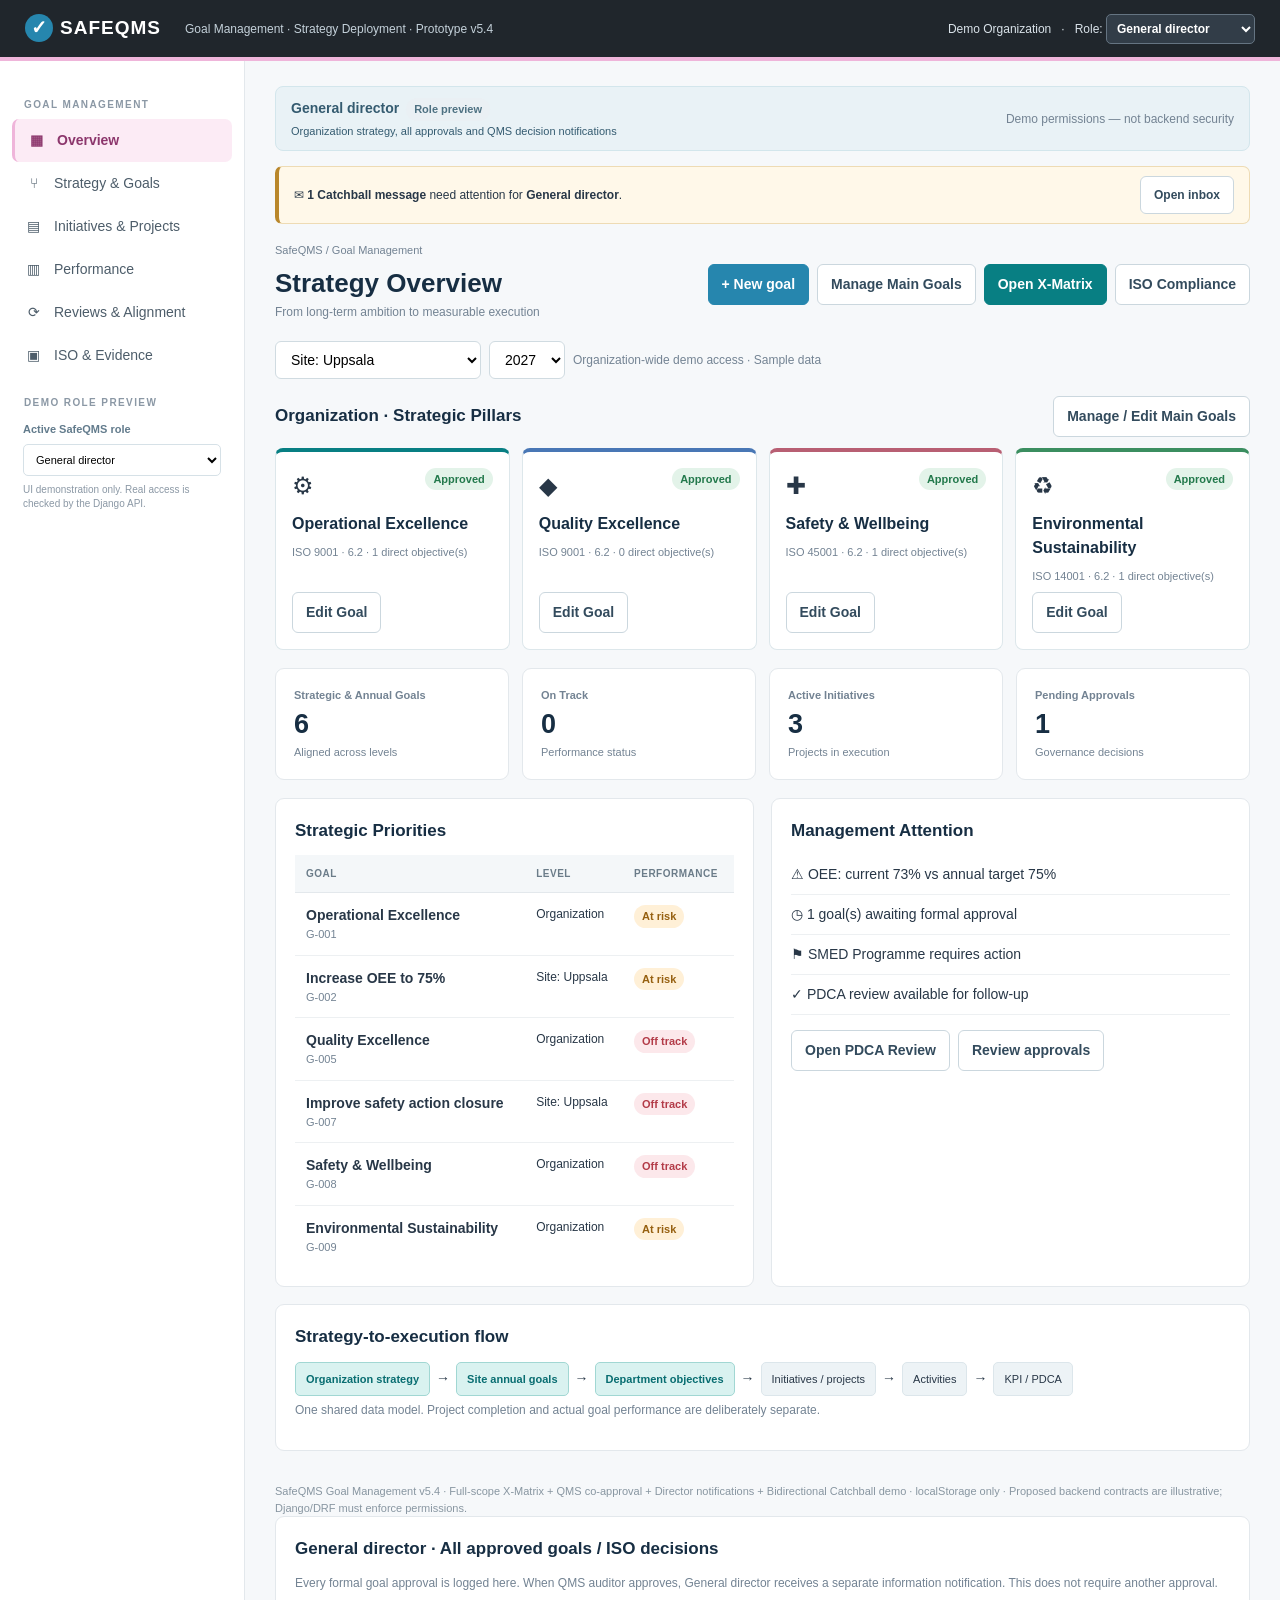
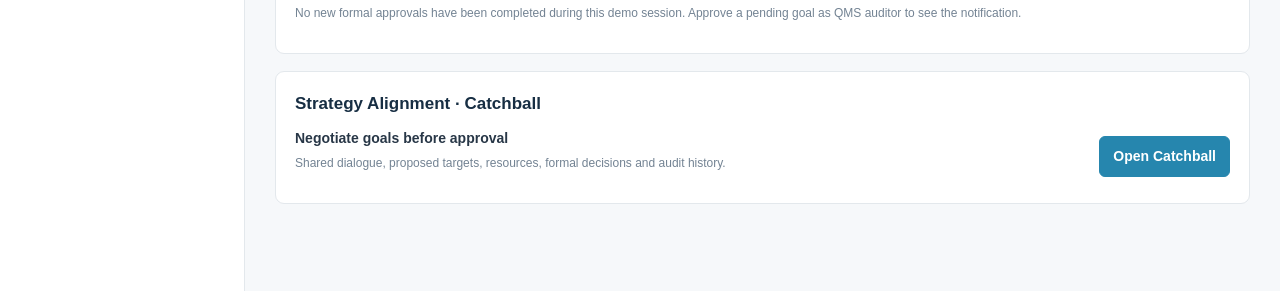
<file: public/assets/aistudio/SafeQMS_Goal_Management_v5_4_Integrated_XMatrix_7a766ccb.html>
<!DOCTYPE html>
<html lang="en"><head><meta charset="UTF-8"><meta name="viewport" content="width=device-width,initial-scale=1"><title>SafeQMS | Goal Management</title>
<style>
:root{--navy:#172e43;--blue:#2686ae;--teal:#087f83;--pink:#efb5da;--ink:#283747;--muted:#738393;--line:#e3e8ec;--bg:#f6f8fa;--green:#22815b;--amber:#b87713;--red:#c44752}
*{box-sizing:border-box}body{margin:0;background:var(--bg);color:var(--ink);font:14px/1.5 'Segoe UI',Arial,sans-serif}button,input,select,textarea{font:inherit}button{cursor:pointer}.top{height:61px;background:#20262c;border-bottom:4px solid var(--pink);color:#fff;display:flex;align-items:center;padding:0 25px;gap:24px}.brand{font-size:19px;font-weight:800;letter-spacing:1px;white-space:nowrap}.brand i{display:inline-grid;place-items:center;background:var(--blue);border-radius:50%;width:28px;height:28px;font-style:normal;margin-right:7px}.top .sub{font-size:12px;color:#c4d1da}.top .user{margin-left:auto;font-size:12px;color:#d9e2e9}.shell{display:flex;min-height:calc(100vh - 61px)}aside{width:245px;flex-shrink:0;background:#fff;border-right:1px solid var(--line);padding:18px 12px}.group{font-size:10px;font-weight:750;color:#8b98a5;letter-spacing:1.4px;text-transform:uppercase;padding:18px 12px 7px}.nav{display:flex;gap:11px;align-items:center;border:0;background:none;text-align:left;color:#4d5d6a;padding:11px 12px;border-radius:7px;width:100%}.nav span:first-child{width:19px;text-align:center}.nav:hover{background:#f3f6f8}.nav.active{background:#fcebf5;color:#8c366c;font-weight:750;border-left:3px solid var(--pink)}main{flex:1;min-width:0;max-width:1580px;margin:auto;padding:25px 30px 70px}.crumb{font-size:11px;color:var(--muted);margin-bottom:5px}.pagehead{display:flex;justify-content:space-between;gap:14px;align-items:flex-start;margin-bottom:20px}h1{font-size:26px;color:var(--navy);margin:0}h2{font-size:17px;color:var(--navy);margin:0 0 12px}h3{font-size:14px;color:var(--navy);margin:0 0 8px}p{margin:5px 0 12px}.muted{color:var(--muted)}.small{font-size:12px}.xs{font-size:11px}.actions{display:flex;gap:8px;flex-wrap:wrap}.btn{border:1px solid #cbd7de;background:#fff;color:#334b5d;border-radius:6px;padding:9px 13px;font-weight:600}.btn:hover{background:#edf5f7}.btn.primary{background:var(--blue);border-color:var(--blue);color:#fff}.btn.teal{background:var(--teal);border-color:var(--teal);color:#fff}.btn.ghost{background:transparent}.btn:disabled{opacity:.5;cursor:default}.cards{display:grid;grid-template-columns:repeat(4,minmax(0,1fr));gap:13px;margin-bottom:18px}.card,.panel,.tile{background:#fff;border:1px solid var(--line);border-radius:9px}.card{padding:18px}.card .num{font-size:27px;font-weight:800;color:var(--navy)}.card .label{font-size:11px;color:var(--muted);font-weight:650}.panel{padding:19px;margin-bottom:17px}.grid2{display:grid;grid-template-columns:1fr 1fr;gap:17px}.grid3{display:grid;grid-template-columns:repeat(3,minmax(0,1fr));gap:13px}.tile{padding:16px}.pill{font-size:11px;border-radius:15px;padding:3px 8px;display:inline-block;font-weight:700;background:#eaf0f4;color:#4e7182;white-space:nowrap}.pill.green{background:#e3f3e9;color:#23794c}.pill.red{background:#fce8eb;color:#b33b48}.pill.amber{background:#fff0d7;color:#966010}.pill.purple{background:#f8e9f3;color:#904d77}.pill.teal{background:#dff2f2;color:#0c747b}.banner{border-left:4px solid var(--teal);background:#e9f6f5;padding:13px 16px;border-radius:5px;margin-bottom:18px}.warning{border-left-color:#d39735;background:#fff6e6}.split{display:flex;align-items:center;justify-content:space-between;gap:12px}.toolbar{display:flex;gap:8px;flex-wrap:wrap;margin-bottom:17px}.toolbar select,.toolbar input{padding:9px 11px;border:1px solid #d0dbe1;background:white;border-radius:6px}.tablewrap{overflow-x:auto}table{border-collapse:collapse;width:100%}th{text-align:left;text-transform:uppercase;letter-spacing:.5px;font-size:10px;color:#6b7c89;background:#f4f7f9;padding:11px;border-bottom:1px solid var(--line)}td{padding:12px 11px;border-bottom:1px solid #edf0f2;vertical-align:top}tr:last-child td{border-bottom:0}tr.click:hover{background:#f7fbfd;cursor:pointer}.link{border:0;background:none;color:var(--blue);text-decoration:underline;padding:0;text-align:left}.field{display:flex;flex-direction:column;gap:5px;margin-bottom:13px}.field label{font-size:11px;font-weight:700;color:#596c7c}.field input,.field select,.field textarea{width:100%;min-width:0;border:1px solid #cedae1;border-radius:6px;background:#fff;padding:10px}.field textarea{min-height:80px;resize:vertical}.formgrid{display:grid;grid-template-columns:repeat(2,minmax(0,1fr));gap:0 14px}.tabs{display:flex;gap:5px;border-bottom:1px solid var(--line);margin-bottom:16px;overflow-x:auto}.tab{border:0;background:none;padding:10px 14px;white-space:nowrap;color:#6a7a88;border-bottom:3px solid transparent}.tab.active{border-bottom-color:var(--teal);font-weight:700;color:var(--teal)}.progress{height:8px;background:#edf1f3;border-radius:9px;overflow:hidden}.progress>div{height:100%;background:var(--teal);border-radius:9px}.node{border:1px solid #d5e2e9;border-left:4px solid var(--teal);border-radius:7px;padding:14px;background:#fff;cursor:pointer}.node:hover{background:#f3fafb}.node .topline{display:flex;justify-content:space-between;gap:8px}.branch{border-left:2px dashed #c5d4dc;margin:0 0 0 20px;padding:13px 0 4px 22px}.flow{display:flex;align-items:center;flex-wrap:wrap;gap:6px}.step{padding:8px 10px;background:#edf3f6;border-radius:5px;font-size:11px;border:1px solid #dce6eb}.step.active{background:#d9f2f0;border-color:#a1d7d3;color:#086d71;font-weight:750}.matrixwrap{overflow:auto}.matrix{border-collapse:separate;border-spacing:3px;width:auto;min-width:100%}.matrix th,.matrix td{text-align:center;padding:8px 7px;white-space:normal;min-width:62px;border:1px solid #e4e9ee;border-radius:4px}.matrix th{font-size:11px;background:#eaf1f5;color:#3e596b;text-transform:none;letter-spacing:0}.matrix td{background:#fff}.matrix .corner{background:#dcebee;font-weight:800}.cell{border:1px solid #d7e0e6;background:#fff;width:34px;height:34px;border-radius:5px;font-size:17px;font-weight:800;color:var(--teal)}.cell.strong{background:#bde7df;color:#056b65}.cell.support{background:#e3f2f0;color:#24887d}.cell:hover{outline:2px solid var(--blue)}.a3{background:#fff;border:1px solid #aebcc7;box-shadow:0 2px 14px #0000000c;padding:17px;max-width:1100px;margin:auto}.a3grid{display:grid;grid-template-columns:1fr 1fr;gap:7px}.a3box{border:1px solid #bdcad3;padding:10px;min-height:90px}.a3box h3{font-size:12px;background:#e8f2f4;padding:6px;margin:-10px -10px 9px}.a3box.full{grid-column:1/-1}.minirow{padding:9px 0;border-bottom:1px solid #edf0f2}.minirow:last-child{border-bottom:0}.bar{height:9px;border-radius:8px;background:#e8edf0;overflow:hidden}.bar>div{height:100%;background:var(--teal)}.toast{position:fixed;right:20px;bottom:18px;background:#18364b;color:white;padding:12px 18px;border-radius:7px;box-shadow:0 4px 16px #0003;z-index:10;display:none}.footer{font-size:11px;color:#8896a1;padding-top:15px}.hidden{display:none!important}.pillargrid{display:grid;grid-template-columns:repeat(4,minmax(0,1fr));gap:12px;margin-bottom:18px}.pillar{border:1px solid #dde7eb;border-top:4px solid var(--teal);background:white;border-radius:8px;padding:16px;display:flex;flex-direction:column;gap:8px;min-height:172px}.pillar.ohs{border-top-color:#b85f73}.pillar.environment{border-top-color:#3b8e60}.pillar.quality{border-top-color:#4977b5}.pillar .icon{font-size:24px}.pillar .title{font-size:16px;font-weight:750;color:var(--navy)}.pillar .pill{align-self:flex-start}.pillar .actions{margin-top:auto}.inlineparent{padding:13px 15px;background:#edf7f7;border:1px solid #c2e4e3;border-radius:6px;margin-bottom:15px}.inlineparent select{font-weight:650}.hierarchy-bar{display:flex;gap:8px;align-items:center;flex-wrap:wrap;margin-bottom:13px}.nodeactions{display:flex;gap:7px;flex-wrap:wrap;align-items:center}.tinybtn{border:1px solid #d9e3e8;background:#f9fbfc;border-radius:4px;padding:4px 7px;color:#476173;font-size:11px}.tinybtn:hover{background:#e7f3f3}.treeitem{position:relative}.treeitem .node{cursor:default}.treeitem .node .titlelink{border:0;background:none;font-weight:750;color:var(--navy);font-size:14px;text-align:left;cursor:pointer;padding:0}.treeitem .node .titlelink:hover{text-decoration:underline;color:var(--teal)}.ancestor{font-size:11px;color:#6b7d89;margin-top:5px}.cascadetable td{vertical-align:middle}.xmatrix-stage{display:grid;grid-template-columns:minmax(240px,1fr) minmax(250px,1fr) minmax(240px,1fr);grid-template-areas:'tl north tr' 'west center east' 'bl south br';gap:10px;min-width:790px}.xquad,.xwing,.xcenter{border:1px solid #dce6ed;border-radius:9px;padding:12px;background:white}.xquad{background:#f9fbfd}.xquad.tl{grid-area:tl}.xquad.tr{grid-area:tr}.xquad.bl{grid-area:bl}.xquad.br{grid-area:br}.xwing.north{grid-area:north;border-top:4px solid #a56b96}.xwing.west{grid-area:west;border-left:4px solid #2686ae}.xwing.east{grid-area:east;border-right:4px solid #50a083}.xwing.south{grid-area:south;border-bottom:4px solid #d39942}.xcenter{grid-area:center;display:flex;align-items:center;justify-content:center;background:linear-gradient(135deg,#edf7f7,#f6fafb);min-height:230px}.xquad .qtitle,.xwing .qtitle{font-size:10px;font-weight:800;letter-spacing:.8px;color:#657c8b;text-transform:uppercase;margin-bottom:9px}.xlist{display:flex;flex-direction:column;gap:6px}.xlistitem{display:flex;align-items:center;gap:6px;font-size:11px;padding:7px;background:#f6f9fa;border:1px solid #e6eef1;border-radius:5px}.xlistitem .num{flex:none;display:grid;place-items:center;background:#ddecee;border-radius:4px;color:#356b73;font-size:10px;font-weight:750;width:21px;height:21px}.xlinkmatrix{display:grid;grid-template-columns:minmax(0,1fr) repeat(var(--count),28px);align-items:center;gap:3px;overflow-x:auto}.xlinkmatrix .xheader{font-size:10px;font-weight:800;text-align:center;color:#5a7b89;background:#e9f0f4;border-radius:3px}.xlinkmatrix .rlabel{font-size:10px;color:#3e5866;overflow:hidden;text-overflow:ellipsis;white-space:nowrap}.xlinkmatrix .xcell{border:1px solid #d5e1e7;width:27px;height:27px;border-radius:4px;background:white;color:#92a4af;font-weight:750;font-size:12px}.xlinkmatrix .xcell.strong{background:#138780;color:white;border-color:#138780}.xlinkmatrix .xcell.support{background:#d5efeb;color:#137e76}.xlinkmatrix .xcell.parent{background:#b7dfdd;color:#0d6f69}.xlinkmatrix .xcell:hover{outline:2px solid #397fa0}.xfoot{font-size:11px;color:#708391;margin-top:10px}.xhero{padding:15px;background:linear-gradient(110deg,#19384a,#305d69);color:white;border-radius:9px;margin-bottom:17px}.xhero strong{font-size:16px}.matrix-layout{overflow-x:auto}.summarydots{display:flex;gap:8px;flex-wrap:wrap}.summarydots span{font-size:11px}.a3 .strategy-map{display:grid;grid-template-columns:repeat(4,minmax(0,1fr));gap:6px}.a3 .strategy-map>div{padding:9px;border:1px solid #bcd2da;min-height:80px}.a3 .strategy-map .coltitle{font-size:11px;font-weight:750;background:#e1eff2;margin:-9px -9px 7px;padding:6px}.a3 .strategy-map .minirow{font-size:10px}.ownerlist{display:grid;grid-template-columns:1fr 1fr;gap:5px}.ownerlist>div{border-bottom:1px solid #e4edf1;padding:5px;font-size:11px}.focusindicator{outline:3px solid #52aaae!important;outline-offset:3px}@media(max-width:1250px){.pillargrid{grid-template-columns:repeat(2,minmax(0,1fr))}}@media(max-width:780px){.pillargrid{grid-template-columns:1fr}}@media(max-width:1100px){aside{width:208px}main{padding:20px}.cards{grid-template-columns:repeat(2,1fr)}}@media(max-width:720px){aside{width:58px;padding:12px 4px}.nav span:last-child,.group{display:none}.nav{justify-content:center}.top .sub{display:none}.grid2,.grid3,.formgrid{grid-template-columns:1fr}.pagehead{flex-direction:column}.cards{grid-template-columns:repeat(2,1fr)}.top{padding:0 12px}}@media print{.top,aside,.pagehead,.toolbar,.tabs,.actions,.banner,.footer,.no-print{display:none!important}main{padding:0!important;max-width:none!important}body{background:#fff}.shell{display:block}.a3{border:0;box-shadow:none;width:100%;max-width:none;padding:0}.a3box{break-inside:avoid} @page{size:A3 landscape;margin:12mm}}

.isohead{display:flex;gap:8px;align-items:center;flex-wrap:wrap;margin-bottom:12px}.isogrid{display:grid;grid-template-columns:repeat(3,minmax(0,1fr));gap:10px}.isoreq{border:1px solid #dbe5e8;border-radius:7px;padding:11px;background:#fbfdfd}.isoreq label{display:flex;gap:7px;cursor:pointer;font-size:12px;align-items:flex-start}.isoreq small{display:block;color:#738593;font-size:10px;margin-left:23px}.isoem{display:inline-block;background:#dff3ec;color:#16714e;border-radius:5px;padding:3px 7px;font-size:11px;font-weight:bold}.isoem.warn{background:#fff1d8;color:#936510}.isoem.bad{background:#fee8ea;color:#b53d4b}.isooutline{border:1px dashed #a9cbd0;background:#f4fbfb;border-radius:8px;padding:13px;margin:12px 0}.readygrid{display:grid;grid-template-columns:repeat(2,minmax(0,1fr));gap:8px}.readyitem{background:#f8fafb;border:1px solid #e5ecef;border-radius:6px;padding:10px;font-size:12px}.readyitem.missing{background:#fff4e7;border-color:#f2d7aa}.importpane{display:grid;grid-template-columns:minmax(0,1fr) minmax(0,1fr);gap:15px}.csvbox{min-height:180px!important;font:12px/1.65 Consolas,monospace!important}.planform{margin-top:15px}.filterbar{display:flex;gap:8px;flex-wrap:wrap;margin:10px 0}.report-cover{border-left:4px solid #118d85;background:#eaf7f5;padding:14px;border-radius:7px;margin-bottom:16px}.reviewmetric{font-size:23px;font-weight:800;color:var(--navy)}.story{border-left:3px solid #d2e3e7;margin-left:12px;padding-left:20px}.noshow{display:none}.resultchips{display:flex;gap:6px;flex-wrap:wrap}.loadingnotice{background:#fff4e5;border-left:4px solid #c79128;padding:12px;border-radius:5px;margin:12px 0}.control-tag{font-size:11px;color:#688393;font-weight:700;letter-spacing:.5px;text-transform:uppercase;margin-bottom:8px}.controlled{padding:11px;background:#f7fafd;border:1px solid #d9e5eb;border-radius:7px}.rblock{page-break-inside:avoid}@media(max-width:1100px){.isogrid{grid-template-columns:1fr 1fr}}@media(max-width:780px){.isogrid,.readygrid,.importpane{grid-template-columns:1fr}}@media print{.isohead,.filterbar,.loadingnotice{display:none!important}.rblock{break-inside:avoid}}

/* Role-based demo navigation and six-menu workspace */
.rolepanel{padding:4px 11px 14px}.rolepanel label{display:block;font-size:11px;font-weight:700;color:#627b8c;margin-bottom:6px}.rolepanel select{width:100%;border:1px solid #d6e1e7;border-radius:5px;padding:8px;background:white;font-size:11px}.rolehelp{font-size:10px;line-height:1.4;color:#8b98a5;margin-top:7px}
#roleSelectorTop{background:#323d48;color:#fff;border:1px solid #657482;border-radius:5px;padding:6px;font-weight:650;max-width:180px}
.workspace-tabs{display:flex;gap:6px;overflow-x:auto;flex-wrap:wrap;margin:-5px 0 17px}.workspace-tab{border:1px solid #d3e0e6;background:white;border-radius:7px;padding:9px 12px;font-weight:600;color:#61778b;font-size:12px}.workspace-tab.active{background:#e5f4f3;border-color:#8dcac9;color:#0a7675}.workspace-tab:hover{background:#f0f8f8}
.role-banner{display:flex;justify-content:space-between;align-items:center;gap:15px;padding:11px 15px;margin-bottom:15px;background:#e9f2f6;border:1px solid #d3e6ec;border-radius:8px;color:#345b70}.role-banner .pill{margin-left:7px}
.readonly-notice{background:#fff6e6;border:1px solid #e9cf9e;color:#875f18;padding:11px 14px;border-radius:7px;margin:10px 0 16px;font-size:12px}
.disabled-preview{opacity:.56!important;cursor:not-allowed!important}.role-panel-grid{display:grid;grid-template-columns:repeat(3,1fr);gap:12px}
@media(max-width:850px){.role-panel-grid{grid-template-columns:1fr}.top .user label{display:none}#roleSelectorTop{max-width:135px}.rolepanel{display:none}}
@media print{.workspace-tabs,.role-banner,.rolepanel{display:none!important}}

/* v5 · Catchball, dialogue and developer handoff */
.cb-cards{grid-template-columns:repeat(4,minmax(0,1fr))}.cb-alert{background:#fff8e9;border:1px solid #eedbb4;border-left:4px solid #b9872b;padding:9px 15px;border-radius:7px;margin:0 0 18px;display:flex;align-items:center;justify-content:space-between;gap:12px;font-size:12px}.cb-state{display:grid;grid-template-columns:repeat(4,minmax(0,1fr));gap:12px;margin-bottom:18px}.cb-state>div{background:#fff;border:1px solid #dfe8ed;border-radius:8px;padding:14px;min-height:85px}.cb-state b{font-size:15px;color:#263f50}.cb-notification{border:1px solid #e5ecf0;border-radius:7px;padding:12px;margin:7px 0;display:flex;align-items:center;justify-content:space-between;gap:13px;background:#fafdff}.cb-message{display:flex;align-items:flex-start;gap:11px;margin:13px 0}.cb-avatar{flex:0 0 33px;width:33px;height:33px;border-radius:50%;display:grid;place-items:center;background:#dcebef;color:#2d6c77;font-weight:800;font-size:11px}.cb-bubble{flex:1;border:1px solid #dce6eb;border-radius:9px;background:#f8fbfc;padding:12px 15px}.cb-bubble p{margin-top:7px;white-space:pre-wrap}.cb-mini{font-size:12px;padding:3px 0;color:#576f7e}.cb-compose{border-top:1px solid #dfe7ec;margin-top:17px;padding-top:16px}.cb-compose textarea{min-height:75px}.cb-meta{display:flex;gap:7px;align-items:center;flex-wrap:wrap}.integration-code{background:#edf3f6;padding:2px 5px;border-radius:3px;font-family:monospace;overflow-wrap:anywhere}.cb-alert .btn{background:white}@media(max-width:1020px){.cb-state{grid-template-columns:repeat(2,minmax(0,1fr))}}@media(max-width:690px){.cb-state,.cb-cards{grid-template-columns:1fr 1fr}.cb-alert{flex-direction:column;align-items:start}}@media print{.cb-alert,.cb-compose{display:none!important}}

/* v5.3 · SafeQMS classic X-Matrix (presentation only, no backend) */
.xm3-banner{background:#edf6ff;border:1px solid #cfe2f3;border-radius:10px;padding:13px 17px;margin-bottom:15px;color:#315771;font-size:12px;display:flex;gap:12px;justify-content:space-between;align-items:center;flex-wrap:wrap}
.xm3-tools{display:flex;gap:8px;flex-wrap:wrap;align-items:center;margin-bottom:14px}
.xm3-tools .btn{padding:7px 11px}
.xm3-tools label{display:flex;gap:7px;align-items:center;background:#fff;border:1px solid #d9e5ee;padding:8px 11px;border-radius:7px;font-size:12px;font-weight:600}
.xm3-tools input[type=checkbox]{width:16px;height:16px;accent-color:#087d89}
.xm3-scroller{overflow:auto;border:1px solid #d4e2ec;background:#f8fbff;border-radius:13px;padding:13px;box-shadow:0 8px 23px #1f4b6a0c}
.xm3-board{--xm-a:5;--xm-k:5;--xm-i:4;--xm-c:4;--xm-top:208px;--xm-bottom:208px;display:grid;grid-template-columns:minmax(315px,1fr) minmax(390px,1.24fr) minmax(335px,1fr);grid-template-rows:var(--xm-top) 335px var(--xm-bottom);min-width:1090px;border:1px solid #a6bfd3;background:white;border-radius:6px;overflow:hidden}
.xm3-grid{display:grid;min-width:0;min-height:0}
.xm3-tl{grid-column:1;grid-row:1;grid-template-columns:repeat(var(--xm-a),1fr);grid-template-rows:repeat(var(--xm-i),1fr);background:#f4fbff}
.xm3-tr{grid-column:3;grid-row:1;grid-template-columns:repeat(var(--xm-k),1fr);grid-template-rows:repeat(var(--xm-i),1fr);background:#f4fbff}
.xm3-bl{grid-column:1;grid-row:3;grid-template-columns:repeat(var(--xm-a),1fr);grid-template-rows:repeat(var(--xm-c),1fr);background:#f4fbff}
.xm3-cell{position:relative;border-right:1px solid #aec7d6;border-bottom:1px solid #aec7d6;background:#fff;display:flex;align-items:center;justify-content:center;min-width:0;min-height:0;padding:2px;cursor:pointer;transition:background .15s,box-shadow .15s}
.xm3-cell:hover{background:#dff7f4;box-shadow:inset 0 0 0 2px #087e82;z-index:2}
.xm3-cell:focus-visible,.xm3-label:focus-visible{outline:3px solid #087f83;outline-offset:-3px;z-index:3}
.xm3-cell.xm3-related{background:#dcf9ed}
.xm3-cell.xm3-chosen{background:#b7f0df;box-shadow:inset 0 0 0 3px #087f83;z-index:1}
.xm3-cell.xm3-muted{opacity:.39}
.xm3-dot{width:23px;height:23px;display:inline-flex;flex:0 0 23px;align-items:center;justify-content:center;border:2px solid #087b81;border-radius:50%;background:transparent}
.xm3-dot.strong{background:#087b81}
.xm3-dot.medium{background:linear-gradient(90deg,#087b81 0%,#087b81 50%,transparent 50%,transparent 100%)}
.xm3-dot.weak{background:transparent}
.xm3-dot.none{border:0;border-radius:0;background:none;color:#677789;font-size:21px;font-weight:650}
.xm3-dot.none::after{content:'–'}
.xm3-dot.blue{border-color:#126dbb}
.xm3-dot.blue.strong{background:#126dbb}
.xm3-dot.blue.medium{background:linear-gradient(90deg,#126dbb 0 50%,transparent 50%)}
.xm3-toplist{grid-column:2;grid-row:1;display:grid;grid-template-rows:repeat(var(--xm-i),1fr);background:#d5f5e8;min-width:0}
.xm3-bottomlist{grid-column:2;grid-row:3;display:grid;grid-template-rows:repeat(var(--xm-c),1fr);background:#e4f0fb;min-width:0}
.xm3-label{display:flex;align-items:center;gap:9px;min-width:0;border:0;border-bottom:1px solid #aac8d2;border-right:1px solid #aac8d2;background:transparent;color:#15384c;text-align:left;padding:5px 10px;cursor:pointer;font-size:11px}
.xm3-label:hover{background:#dff6f5}
.xm3-label.xm3-selected{background:#b8f2e6;box-shadow:inset 0 0 0 2px #087f83}
.xm3-label.xm3-related{background:#e0f9ee}
.xm3-label.xm3-muted{opacity:.45}
.xm3-id{flex:0 0 auto;display:grid;place-items:center;width:30px;height:28px;border-radius:6px;background:#ffffffa0;color:#245e78;font-weight:800;font-size:10px}
.xm3-name{font-weight:650;overflow:hidden;display:-webkit-box;-webkit-box-orient:vertical;-webkit-line-clamp:2;line-height:1.3}
.xm3-person{font-size:10px;color:#567080;margin-left:auto;white-space:nowrap;overflow:hidden;text-overflow:ellipsis;max-width:112px}
.xm3-avatar{width:24px;height:24px;border-radius:50%;display:grid;place-items:center;flex-shrink:0;background:#bfd6e8;color:#284b64;font-weight:bold;font-size:10px}
.xm3-leftaxis{grid-column:1;grid-row:2;display:grid;grid-template-columns:repeat(var(--xm-a),1fr);background:#fff5db}
.xm3-rightaxis{grid-column:3;grid-row:2;display:grid;grid-template-columns:repeat(var(--xm-k),1fr);background:#ffe9ed}
.xm3-axis{position:relative;border:0;border-right:1px solid #e0cba2;border-bottom:1px solid #abc5d4;padding:10px 4px 14px;background:transparent;display:flex;align-items:center;flex-direction:column;justify-content:center;gap:12px;min-width:0;cursor:pointer}
.xm3-rightaxis .xm3-axis{border-right:1px solid #e5c3ca}
.xm3-axis:hover{background:#fff0c9}
.xm3-rightaxis .xm3-axis:hover{background:#ffe0e6}
.xm3-axis.xm3-selected{background:#b8f2e6;box-shadow:inset 0 0 0 2px #087f83}
.xm3-axis.xm3-related{background:#dff9ed}
.xm3-axis.xm3-muted{opacity:.43}
.xm3-axis .xm3-vertical{writing-mode:vertical-rl;transform:rotate(180deg);max-height:250px;overflow:hidden;text-overflow:ellipsis;font-weight:700;font-size:11px;color:#304653;text-align:center;line-height:1.3}
.xm3-axis .xm3-verticalid{font-size:10px;color:#527487;font-weight:850}
.xm3-axis .xm3-iso{font-size:10px;color:#526b7c}
.xm3-core{grid-column:2;grid-row:2;position:relative;background:#fff;min-width:0;min-height:0;overflow:hidden}
.xm3-quadrant{position:absolute;inset:0;display:flex;color:#fff;align-items:center;justify-content:center;font-size:17px;font-weight:800;letter-spacing:.3px;gap:9px}
.xm3-qtop{background:#2dbea1;clip-path:polygon(0 0,100% 0,75% 28%,25% 28%);align-items:flex-start;padding-top:30px}
.xm3-qleft{background:#ffb900;clip-path:polygon(0 0,25% 28%,25% 72%,0 100%);justify-content:flex-start;padding-left:12px}
.xm3-qright{background:#f36078;clip-path:polygon(100% 0,75% 28%,75% 72%,100% 100%);justify-content:flex-end;padding-right:12px}
.xm3-qbottom{background:#2b89d9;clip-path:polygon(0 100%,25% 72%,75% 72%,100% 100%);align-items:flex-end;padding-bottom:30px}
.xm3-qleft span{writing-mode:vertical-rl;transform:rotate(180deg)}
.xm3-qright span{writing-mode:vertical-rl}
.xm3-inner{position:absolute;top:29%;bottom:29%;left:26%;right:26%;display:flex;flex-direction:column;align-items:center;justify-content:center;background:white;color:#1b4058;border-radius:4px;text-align:center;padding:8px;box-shadow:0 0 0 5px #fff}
.xm3-inner-logo{font-size:20px;font-weight:850;letter-spacing:-1px}
.xm3-inner-title{font-weight:800;font-size:18px;color:#112e45}
.xm3-inner-meta{font-size:10px;color:#6b8192}
.xm3-br{grid-column:3;grid-row:3;background:#f9fbfe;display:flex;flex-direction:column;justify-content:center;gap:10px;padding:15px 22px;min-width:0}
.xm3-legendtitle{font-size:16px;font-weight:800;color:#15364d;margin-bottom:2px}
.xm3-legenditem{display:flex;align-items:center;gap:12px;font-size:12px;color:#496170}
.xm3-legenditem b{color:#1d3848}
.xm3-empty{display:flex;align-items:center;justify-content:center;font-size:11px;color:#9b6070;padding:12px}
.xm3-details{border:1px solid #cfdfe9;border-radius:11px;background:#fff;margin-top:13px;padding:15px 18px}
.xm3-detailshead{display:flex;justify-content:space-between;gap:12px;flex-wrap:wrap;align-items:center;margin-bottom:9px}
.xm3-detailrows{display:grid;grid-template-columns:repeat(3,minmax(0,1fr));gap:10px;margin-top:12px}
.xm3-detailitem{background:#f3f8fb;border:1px solid #dbe8ed;padding:10px 13px;border-radius:7px;font-size:12px}
.xm3-detailitem b{display:block;color:#1e4658;margin-bottom:4px}
.xm3-detailitem div{padding:3px 0}
.xm3-summary{font-weight:750;color:#214964;font-size:13px}
.xm3-hint{font-size:11px;color:#678298;margin-top:10px}
@media(max-width:1200px){.xm3-scroller{padding:8px}.xm3-detailrows{grid-template-columns:1fr 1fr}}
@media(max-width:750px){.xm3-detailrows{grid-template-columns:1fr}.xm3-banner{align-items:flex-start}}
@media print{.xm3-board{min-width:0;grid-template-columns:31% 38% 31%;grid-template-rows:175px 310px 175px}.xm3-scroller{overflow:visible;padding:0}.xm3-details,.xm3-tools{display:none!important}}


/* v5.4: scale the matrix with data rather than cutting off records. */
.xm3-board{grid-template-columns:var(--xm-left,360px) minmax(410px,430px) var(--xm-right,340px);min-width:100%;width:max-content}
.xm3-cell{min-width:0;min-height:46px}
.xm3-banner b{font-weight:750}
.xm4-indirect{background:#eef6ff}
.xm4-assigned{position:absolute;right:3px;bottom:0;font-size:13px;font-weight:800;color:#9a650e}
.xm3-details{line-height:1.55}
@media print{.xm3-board{width:max-content!important}}
</style></head><body><header class="top"><div class="brand"><i>✓</i>SAFEQMS</div><span class="sub">Goal Management · Strategy Deployment · Prototype v5.4</span><span class="user">Demo Organization &nbsp; · &nbsp; <label for="roleSelectorTop">Role:</label> <select id="roleSelectorTop" onchange="setRole(this.value)"></select></span></header><div class="shell"><aside><div class="group">Goal Management</div>
<button class="nav" data-route="overview"><span>▦</span><span>Overview</span></button>
<button class="nav" data-route="strategy"><span>⑂</span><span>Strategy & Goals</span></button>
<button class="nav" data-route="execution"><span>▤</span><span>Initiatives & Projects</span></button>
<button class="nav" data-route="performance"><span>▥</span><span>Performance</span></button>
<button class="nav" data-route="alignment"><span>⟳</span><span>Reviews & Alignment</span></button>
<button class="nav" data-route="compliance"><span>▣</span><span>ISO & Evidence</span></button>
<div class="group">Demo Role Preview</div>
<div class="rolepanel"><label for="roleSelectorSide">Active SafeQMS role</label><select id="roleSelectorSide" onchange="setRole(this.value)"></select><div class="rolehelp">UI demonstration only. Real access is checked by the Django API.</div></div>
<div class="group" id="adminSettingsGroup">Settings</div><button class="nav" id="adminSettings" data-route="settings"><span>⚙</span><span>Admin / Demo Settings</span></button>
</aside><main id="app"></main></div><div id="toast" class="toast"></div>
<script>
const KEY='safeqms_goal_mgmt_v4',today=new Date().toISOString().slice(0,10);
const seed=()=>({
scope:'Site: Uppsala',year:'2027',tab:'overview',matrixGroup:'goal-initiative',
plans:[{id:'PL-001',scope:'Organization',period:'2027–2029',name:'Group Strategy · Quality, Environment, Safety & Excellence',status:'Approved',revision:1,owner:'Executive Management'},{id:'PL-002',scope:'Site: Uppsala',period:'2027',name:'Uppsala Annual Strategy',status:'Draft',revision:2,owner:'Site Manager'},{id:'PL-003',scope:'Site: Falkenberg',period:'2027',name:'Falkenberg Annual Strategy',status:'Approved',revision:1,owner:'Site Manager'}],
goals:[
{id:'G-001',title:'Operational Excellence',level:'Organization',parent:'',owner:'Executive Management',year:'2027–2029',kpi:'K-001',baseline:68,target:80,unit:'%',status:'Active',approval:'Approved',performance:'At risk',iso:'ISO 9001 · 6.2',description:'Improve operational performance through systematic improvement'},
{id:'G-002',title:'Increase OEE to 75%',level:'Site: Uppsala',parent:'G-001',owner:'Site Manager',year:'2027',kpi:'K-001',baseline:68,target:75,unit:'%',status:'Active',approval:'Approved',performance:'At risk',iso:'ISO 9001 · 6.2',description:'Improve production availability, performance and quality',planWhat:'Demo example: deliver SMED pilot and TPM routines on line 3',resources:'Demo example: Production and Maintenance improvement teams',planDue:'2027-12-31',evaluation:'Demo example: review monthly OEE against agreed targets',riskRefs:'',processRefs:'',evidenceRefs:''},
{id:'G-003',title:'Reduce changeover losses by 30%',level:'Department: Production',parent:'G-002',owner:'Production Manager',year:'2027',kpi:'K-002',baseline:60,target:42,unit:'min',status:'Active',approval:'Approved',performance:'At risk',iso:'ISO 9001 · 8.5',description:'Reduce average changeover time'},
{id:'G-004',title:'Reduce unplanned downtime by 20%',level:'Department: Maintenance',parent:'G-002',owner:'Maintenance Manager',year:'2027',kpi:'K-003',baseline:100,target:80,unit:'h',status:'Active',approval:'Approved',performance:'On track',iso:'ISO 9001 · 8.5',description:'Improve asset reliability'},
{id:'G-005',title:'Quality Excellence',level:'Organization',parent:'',owner:'Executive Management',year:'2027–2029',kpi:'K-004',baseline:100,target:70,unit:'index',status:'Active',approval:'Approved',performance:'On track',iso:'ISO 9001 · 6.2',description:'Reduce customer complaints'},
{id:'G-006',title:'Reduce energy intensity by 15%',level:'Site: Falkenberg',parent:'G-009',owner:'Site Manager',year:'2027',kpi:'K-005',baseline:100,target:85,unit:'kWh/unit index',status:'Active',approval:'Approved',performance:'On track',iso:'ISO 14001 · 6.2',description:'Lower energy use per unit of production'},
{id:'G-007',title:'Improve safety action closure',level:'Site: Uppsala',parent:'G-008',owner:'EHS Manager',year:'2027',kpi:'K-006',baseline:82,target:95,unit:'%',status:'Active',approval:'Pending',performance:'Not measured',iso:'ISO 45001 · 6.2',description:'Close critical safety actions on time'},
{id:'G-008',title:'Safety & Wellbeing',level:'Organization',parent:'',owner:'Executive Management',year:'2027–2029',kpi:'K-006',baseline:82,target:95,unit:'%',status:'Active',approval:'Approved',performance:'At risk',iso:'ISO 45001 · 6.2',description:'Prevent work-related injury and ill health through measurable OH&S objectives and prevention'},
{id:'G-009',title:'Environmental Sustainability',level:'Organization',parent:'',owner:'Executive Management',year:'2027–2029',kpi:'K-005',baseline:100,target:85,unit:'index',status:'Active',approval:'Approved',performance:'On track',iso:'ISO 14001 · 6.2',description:'Reduce environmental impact, energy intensity and resource consumption'}],
kpis:[
{id:'K-001',name:'Overall Equipment Effectiveness',unit:'%',direction:'higher',tolerance:2,values:[68,69,70,71,70,72,73],targets:[69,70,71,72,73,74,75]},
{id:'K-002',name:'Average changeover time',unit:'min',direction:'lower',tolerance:3,values:[60,58,55,54,53,51,49],targets:[58,56,53,50,48,45,42]},
{id:'K-003',name:'Unplanned downtime',unit:'h',direction:'lower',tolerance:5,values:[100,95,93,91,89,85,82],targets:[98,95,92,89,86,83,80]},
{id:'K-004',name:'Customer complaint index',unit:'index',direction:'lower',tolerance:5,values:[100,96,93,90,85,80,76],targets:[98,95,90,85,80,75,70]},
{id:'K-005',name:'Energy intensity index',unit:'index',direction:'lower',tolerance:4,values:[100,98,96,94,93,90,88],targets:[98,96,94,92,90,87,85]},
{id:'K-006',name:'Safety action closure on time',unit:'%',direction:'higher',tolerance:3,values:[82,84,85,86,88,90,91],targets:[85,87,89,91,92,94,95]}],
initiatives:[
{id:'I-001',title:'SMED Programme',owner:'Production Manager',goal:'G-003',status:'At risk',progress:65,budget:'€25,000',description:'Standardize changeover methods'},
{id:'I-002',title:'TPM Deployment',owner:'Maintenance Manager',goal:'G-004',status:'On track',progress:78,budget:'€40,000',description:'Operator care and preventive maintenance'},
{id:'I-003',title:'Energy Optimization',owner:'Site Manager',goal:'G-006',status:'Planned',progress:20,budget:'€15,000',description:'Optimize utilities consumption'},
{id:'I-004',title:'Quality Improvement',owner:'Quality Manager',goal:'G-005',status:'On track',progress:55,budget:'€10,000',description:'Reduce complaints and variation'}],
projects:[
{id:'P-001',title:'Line 3 Changeover Reduction',initiative:'I-001',owner:'Project Leader',status:'At risk',progress:72,problem:'Average changeover takes 60 minutes and varies significantly between shifts.',current:'60 minutes',target:'42 minutes',root:'Tools are not pre-staged; internal and external steps are mixed.',counter:'Externalize preparation, standardize tool carts, trial new sequence.',learning:'Standard work to be verified after pilot.'},
{id:'P-002',title:'Autonomous Maintenance Pilot',initiative:'I-002',owner:'Maintenance Engineer',status:'On track',progress:78,problem:'Minor stops reduce availability.',current:'100 h downtime',target:'80 h downtime',root:'Insufficient basic equipment care.',counter:'Train operators and introduce inspection routines.',learning:'Pilot results pending.'}],
tasks:[
{id:'T-001',project:'P-001',title:'Film current changeover',owner:'Process Engineer',due:'2027-02-10',status:'Done'},
{id:'T-002',project:'P-001',title:'Separate internal and external tasks',owner:'Production Engineer',due:'2027-03-15',status:'Done'},
{id:'T-003',project:'P-001',title:'Pilot new changeover standard',owner:'Team Leader',due:'2027-07-20',status:'In progress'},
{id:'T-004',project:'P-001',title:'Verify sustained OEE improvement',owner:'OpEx Manager',due:'2027-09-15',status:'Open'}],
relations:[
{from:'G-002',to:'I-001',strength:2},{from:'G-002',to:'I-002',strength:2},{from:'G-003',to:'I-001',strength:2},{from:'G-004',to:'I-002',strength:2},{from:'G-006',to:'I-003',strength:2},{from:'G-005',to:'I-004',strength:2},
{from:'I-001',to:'K-001',strength:2},{from:'I-001',to:'K-002',strength:2},{from:'I-002',to:'K-001',strength:1},{from:'I-002',to:'K-003',strength:2},{from:'I-003',to:'K-005',strength:2},{from:'I-004',to:'K-004',strength:2}],
approvals:[{id:'AP-001',goal:'G-007',requester:'EHS Manager',approver:'Site Manager',status:'Pending',comment:'Review proposed target and resource allocation.',date:'2027-01-12'}],
reviews:[{id:'R-001',title:'Site Strategy Review – June',date:'2027-06-30',scope:'Site: Uppsala',notes:'OEE remains below target. Prioritize changeover pilot.',decisions:[{text:'Accelerate SMED pilot',owner:'Production Manager',due:'2027-07-20',status:'Open'}]}],
history:[{time:'2027-01-10',text:'Organization strategy approved (rev 1)'},{time:'2027-01-12',text:'Safety goal submitted for approval'}]
});
let S;try{S=JSON.parse(localStorage.getItem(KEY))||JSON.parse(localStorage.getItem('safeqms_goal_mgmt_v1'))||seed()}catch(e){S=seed()}
function migrateDemo(){
 const defaults=seed();let changed=false;
 const nextGoalID=()=>{let n=Math.max(0,...S.goals.map(g=>Number(g.id.split('-')[1])||0))+1;return 'G-'+String(n).padStart(3,'0')};
 const ensurePillar=(templateID,iso,titleRegex)=>{
   let found=S.goals.find(g=>g.level==='Organization'&&(g.iso||'').includes(iso));
   if(!found)found=S.goals.find(g=>g.level==='Organization'&&titleRegex.test(g.title));
   if(!found){let template=defaults.goals.find(g=>g.id===templateID);let id=S.goals.some(g=>g.id===templateID)?nextGoalID():templateID;found={...template,id};S.goals.push(found);changed=true}
   return found;
 };
 const safetyPillar=ensurePillar('G-008','ISO 45001',/safety|occupational health/i);
 const environmentalPillar=ensurePillar('G-009','ISO 14001',/environment|sustainab/i);
 const safety=S.goals.find(g=>g.id==='G-007'),env=S.goals.find(g=>g.id==='G-006');
 if(safety&&safety.parent===''){safety.parent=safetyPillar.id;changed=true}
 if(env&&env.parent===''){env.parent=environmentalPillar.id;changed=true}
 if(!Array.isArray(S.collapsed)){S.collapsed=[];changed=true}
 if(!S.matrixView){S.matrixView='visual';changed=true}
 if(!S.cascadeView){S.cascadeView='tree';changed=true}
 if(changed)try{localStorage.setItem(KEY,JSON.stringify(S))}catch(e){}
}
migrateDemo();
const save=()=>{try{localStorage.setItem(KEY,JSON.stringify(S))}catch(e){toast('Local browser storage is full')}};const esc=x=>String(x??'').replace(/[&<>"']/g,c=>({'&':'&amp;','<':'&lt;','>':'&gt;','"':'&quot;','\'':'&#39;'}[c]));
const go=(route,id)=>{location.hash=route+(id?'/'+id:'');if(location.hash==='#'+route)render()};
const btn=(txt,call,cls='')=> roleButtonAllowed(call) ? `<button class="btn ${cls}" onclick="${call}">${txt}</button>` : '';
const badge=x=>`<span class="pill ${/approved|active|on track|done|completed/i.test(x)?'green':/at risk|pending|in progress|draft/i.test(x)?'amber':/off track|rejected|overdue/i.test(x)?'red':'teal'}">${esc(x)}</span>`;
const head=(title,sub='',buttons='')=>`<div class="crumb">SafeQMS / Goal Management</div><div class="pagehead"><div><h1>${title}</h1><div class="muted small">${sub}</div></div><div class="actions">${buttons}</div></div>`;
const panel=(title,content)=>`<section class="panel"><h2>${title}</h2>${content}</section>`;
const table=(headers,rows)=>`<div class="tablewrap"><table><thead><tr>${headers.map(x=>`<th>${x}</th>`).join('')}</tr></thead><tbody>${rows.length?rows.join(''):`<tr><td colspan="${headers.length}" class="muted" style="text-align:center;padding:28px">No records</td></tr>`}</tbody></table></div>`;
const field=(label,name,value='',type='text',extra='')=>`<div class="field"><label>${label}</label><input name="${name}" type="${type}" value="${esc(value)}" ${extra}></div>`;
const select=(label,name,opts,val)=>`<div class="field"><label>${label}</label><select name="${name}">${opts.map(x=>{let v=Array.isArray(x)?x[0]:x,t=Array.isArray(x)?x[1]:x;return `<option value="${esc(v)}" ${v===val?'selected':''}>${esc(t)}</option>`}).join('')}</select></div>`;
const goal=id=>S.goals.find(g=>g.id===id),kpi=id=>S.kpis.find(k=>k.id===id),initiative=id=>S.initiatives.find(i=>i.id===id);
const last=k=>k?.values[k.values.length-1]??null;
const toast=m=>{let e=document.getElementById('toast');e.textContent=m;e.style.display='block';setTimeout(()=>e.style.display='none',2500)};
const scopebar=()=>roleScopebar();
const visibleGoals=()=>roleVisibleGoals();
function overview(){
let vg=visibleGoals(),open=isBasic()?0:S.approvals.filter(a=>a.status==='Pending'&&visibleToRole(goal(a.goal))).length;
return head(isBasic()?'My Goals & Actions':isDirector()?'Department Goal Overview':isAuditor()?'Assigned Audit Scope':isQMS()?'QMS Strategy & ISO Overview':'Strategy Overview','From long-term ambition to measurable execution',btn('+ New goal',"go('newgoal')",'primary')+btn('Manage Main Goals',"go('pillars')")+btn('Open X-Matrix',"go('matrix')",'teal')+btn('ISO Compliance',"go('iso')"))+scopebar()+
`${strategicPillarCards(true)}<div class="cards">${[['Strategic & Annual Goals',vg.length,'Aligned across levels'],['On Track',vg.filter(g=>g.performance==='On track').length,'Performance status'],['Active Initiatives',S.initiatives.filter(i=>visibleInitiative(i)&&i.status!=='Planned').length,'Projects in execution'],[isBasic()?'My Actions':'Pending Approvals',isBasic()?S.tasks.filter(t=>roleCan('taskOwn',t)&&t.status!=='Done').length:open,'Governance decisions']].map(c=>`<div class="card"><div class="label">${c[0]}</div><div class="num">${c[1]}</div><div class="xs muted">${c[2]}</div></div>`).join('')}</div>
<div class="grid2">${panel('Strategic Priorities',table(['Goal','Level','Performance'],vg.slice(0,7).map(g=>`<tr class="click" onclick="go('goal','${g.id}')"><td><b>${esc(g.title)}</b><div class="xs muted">${g.id}</div></td><td class="small">${esc(g.level)}</td><td>${badge(g.performance)}</td></tr>`)))}
${isBasic()?panel('My Assigned Actions',S.tasks.filter(t=>roleCan('taskOwn',t)).map(t=>`<div class="minirow"><b>${esc(t.title)}</b> ${badge(t.status)}<div class="xs muted">${esc(t.owner)} · ${esc(t.due)}</div></div>`).join('')||'<p>No assigned tasks</p>'):panel('Management Attention',`<div class="minirow">⚠ OEE: current ${last(kpi('K-001'))}% vs annual target 75%</div><div class="minirow">◷ ${open} goal(s) awaiting formal approval</div><div class="minirow">⚑ SMED Programme requires action</div><div class="minirow">✓ PDCA review available for follow-up</div><div class="actions" style="margin-top:15px">${btn('Open PDCA Review',"go('reviews')")}${btn('Review approvals',"go('approvals')")}</div>`)}</div>
${panel('Strategy-to-execution flow',`<div class="flow"><div class="step active">Organization strategy</div>→<div class="step active">Site annual goals</div>→<div class="step active">Department objectives</div>→<div class="step">Initiatives / projects</div>→<div class="step">Activities</div>→<div class="step">KPI / PDCA</div></div><p class="small muted">One shared data model. Project completion and actual goal performance are deliberately separate.</p>`)}`;
}
function strategicPillarCards(compact=false){
 let roots=S.goals.filter(g=>g.level==='Organization'&&!g.parent&&visibleToRole(g));
 let icons=['⚙','◆','♻','✚'],types=['operations','quality','environment','ohs'];
 return `<div class="split" style="margin-bottom:11px"><h2 style="margin:0">Organization · Strategic Pillars</h2>${btn('Manage / Edit Main Goals',"go('pillars')")}</div><div class="pillargrid">${roots.map((g,i)=>{
 let type=/45001|safety/i.test(g.iso+' '+g.title)?'ohs':/14001|environment/i.test(g.iso+' '+g.title)?'environment':/quality/i.test(g.title)?'quality':'operations';
 let ix=types.indexOf(type);
 return `<div class="pillar ${type}"><div class="split"><span class="icon">${icons[ix]}</span>${badge(g.approval)}</div><div class="title">${esc(g.title)}</div><div class="xs muted">${esc(g.iso)} · ${S.goals.filter(x=>x.parent===g.id).length} direct objective(s)</div><div class="actions">${btn('Edit Goal',`go('goal','${g.id}')`)}${!compact?btn('View cascade',"go('cascade')"):''}</div></div>`;
 }).join('')}</div>`;
}
function pillars(){
 let roots=S.goals.filter(g=>g.level==='Organization'&&!g.parent&&visibleToRole(g));
 return head('Main Strategic Goals','Organization-level pillars · Quality, Environment, Safety and Operational Excellence',btn('+ Add Main Goal',"go('newgoal','main')",'primary')+btn('View Goal Cascade',"go('cascade')"))+
 `<div class="banner"><b>Where to edit the strategic headings:</b> click <b>Edit Goal</b> below any pillar. Change its name, owner, ISO linkage, measurement or target. The same goal is reused in Goal Cascade, X-Matrix and Strategy A3.</div>`+
 strategicPillarCards(false)+
 panel('Organization Goal Register',table(['Strategic goal','ISO linkage','Accountable owner','Site / department connections','Approval','Edit'],roots.map(g=>`<tr><td><b>${esc(g.title)}</b><div class="xs muted">${g.id} · ${esc(g.year)}</div></td><td>${esc(g.iso)}</td><td>${esc(g.owner)}</td><td>${S.goals.filter(x=>x.parent===g.id).length} direct linked goal(s)</td><td>${badge(g.approval)}</td><td>${btn('Edit',`go('goal','${g.id}')`)}</td></tr>`)))+
 panel('ISO-integrated goal architecture',`<p><b>ISO 9001</b> quality and process performance · <b>ISO 14001</b> environmental objectives · <b>ISO 45001</b> occupational health and safety objectives.</p><p class="xs muted">These ISO clauses are editable references for the demo, not certification decisions or proof of compliance. A strategic goal can be linked to more than one standard in a production implementation.</p>`);
}
function cascade(){
 let roots=S.goals.filter(g=>!g.parent&&visibleToRole(g)),top=roots.filter(g=>g.level==='Organization');
 let controls=`<div class="hierarchy-bar"><b>View</b>${btn('Hierarchy',"setCascadeView('tree')",S.cascadeView==='tree'?'teal':'')}${btn('Table',"setCascadeView('table')",S.cascadeView==='table'?'teal':'')}${S.cascadeView==='tree'?btn('Expand all','setCollapsed(false)')+btn('Collapse all','setCollapsed(true)'):''}${btn('Manage Main Goals',"go('pillars')")}</div>`;
 let content=S.cascadeView==='tree'?`<div class="grid2"><div>${top.map(g=>node(g,0)).join('')}</div><div class="tile"><h3>Strategy Deployment</h3><p>Click a goal title to edit it. Use <b>Change parent</b> to move a goal under a different approved strategic parent. Child objectives follow their parent automatically.</p><div class="minirow">Organization pillars: <b>${top.length}</b></div><div class="minirow">Site objectives: <b>${S.goals.filter(g=>visibleToRole(g)&&g.level.startsWith('Site')).length}</b></div><div class="minirow">Department objectives: <b>${S.goals.filter(g=>visibleToRole(g)&&g.level.startsWith('Department')).length}</b></div><div class="minirow">Unlinked goals: <b>${S.goals.filter(g=>visibleToRole(g)&&g.level!=='Organization'&&!g.parent).length}</b></div><p class="small muted" style="margin-top:12px">Hierarchy links are authoritative; X-Matrix correlations are separate supporting relationships.</p></div></div>${roots.filter(g=>g.level!=='Organization').length?panel('Unlinked objectives – require a parent',roots.filter(g=>g.level!=='Organization').map(g=>node(g,0)).join('')):''}`:
 table(['Goal','Primary parent','Level','Performance','Actions'],S.goals.filter(visibleToRole).map(g=>`<tr><td><b>${esc(g.title)}</b><div class="xs muted">${g.id}</div></td><td>${esc(goal(g.parent)?.title||'No parent')}</td><td>${esc(g.level)}</td><td>${badge(g.performance)}</td><td><div class="actions">${btn('Edit',`go('goal','${g.id}')`)}${g.level!=='Organization'?btn('Change parent',`focusParent('${g.id}')`):''}</div></td></tr>`));
 return head('Goal Cascade','Interactive hierarchy · editable primary parent · no duplicate records',btn('+ Create Goal',"go('newgoal')",'primary'))+scopebar()+
 `<div class="banner"><b>Quick tip:</b> edit the top-level headings under <b>Main Strategic Goals</b>. To change an annual or department goal's parent, click <b>Change parent</b>. Cyclic links are blocked.</div>`+
 controls+panel('Organization → Site → Department',content);
}
function setCascadeView(v){S.cascadeView=v;save();render()}
function setCollapsed(v){S.collapsed=v?S.goals.map(g=>g.id):[];save();render()}
function toggleCollapse(id){S.collapsed=S.collapsed.includes(id)?S.collapsed.filter(x=>x!==id):[...S.collapsed,id];save();render()}
function node(g,depth){let kids=S.goals.filter(x=>x.parent===g.id&&visibleToRole(x)),collapsed=S.collapsed.includes(g.id);
 return `<div class="treeitem ${depth?'branch':''}"><div class="node"><div class="topline"><div><div class="nodeactions">${kids.length?`<button class="tinybtn" title="Expand/collapse" onclick="toggleCollapse('${g.id}')">${collapsed?'▸':'▾'} ${kids.length}</button>`:''}<button class="titlelink" onclick="go('goal','${g.id}')">${esc(g.title)}</button></div><div class="xs muted">${g.id} · ${esc(g.level)} · ${esc(g.owner)}</div></div>${badge(g.performance)}</div><div class="split" style="margin-top:8px"><div class="xs muted">${esc(g.iso)} · ${esc(g.approval)}</div><div class="nodeactions">${btn('Edit',`go('goal','${g.id}')`)}${g.level!=='Organization'?btn('Change parent',`focusParent('${g.id}')`):''}</div></div></div>${!collapsed?kids.map(k=>node(k,depth+1)).join(''):''}</div>`;
}
function focusParent(id){go('goal',id);setTimeout(()=>{let p=document.getElementById('parentSelect');if(p){p.focus();p.classList.add('focusindicator');p.scrollIntoView({behavior:'smooth',block:'center'});setTimeout(()=>p.classList.remove('focusindicator'),1700)}},80)}
function permittedParents(level,id){
 if(level==='Organization')return [];
 const targetType=level.startsWith('Site:')?'Organization':level.startsWith('Department:')?'Site:':null;
 if(!targetType)return [];
 const descendants=new Set([id]);let changed=true;
 while(changed){changed=false;for(const candidate of S.goals){if(candidate.parent&&descendants.has(candidate.parent)&&!descendants.has(candidate.id)){descendants.add(candidate.id);changed=true}}}
 return S.goals.filter(x=>!descendants.has(x.id)&&(targetType==='Organization'?x.level==='Organization':x.level.startsWith('Site:')));
}
function goalLevelChanged(el){
 let p=document.getElementById('parentSelect'),id=document.getElementById('goalID').value,ps=permittedParents(el.value,id);
 let current=p.value;
 p.innerHTML='<option value="">'+(el.value==='Organization'?'Top-level organization goal (no parent)':'Select parent goal')+'</option>'+ps.map(g=>`<option value="${g.id}">${esc(g.id+' · '+g.title+' ('+g.level+')')}</option>`).join('');
 if(ps.some(g=>g.id===current))p.value=current;
 p.disabled=el.value==='Organization';document.getElementById('parentHint').textContent=el.value==='Organization'?'Organization pillars have no parent.':el.value.startsWith('Site:')?'Site objectives are linked to Organization strategic pillars.':'Department objectives are linked to a Site annual goal.';
}
function goalForm(g,preset){
 let fresh=!g,level=g?.level||((preset==='Organization')?'Organization':S.scope),parents=permittedParents(level,g?.id),existingParent=g?.parent||'';
 return head(fresh?(preset==='Organization'?'Add Main Strategic Goal':'Create New Goal'):'Edit Goal · '+esc(g.title),fresh?'Guided goal creation · ISO-linked strategic deployment':g.id+' · '+g.level,btn('Back to Goal Cascade',"go('cascade')")+btn('Manage Main Goals',"go('pillars')"))+
 `<div class="inlineparent"><b>Primary Parent Goal</b><p class="small">${level==='Organization'?'This is a top-level strategic pillar. It has no primary parent.':'Choose which higher-level objective this goal belongs under. The hierarchy and X-Matrix will reflect the updated link.'}</p></div>`+
 panel('Define → Measure → Plan → Align → Approve',`<div class="flow" style="margin-bottom:16px">${['Define','Measure','Plan','Align','Approve'].map(x=>`<div class="step active">${x}</div>`).join('')}</div><form onsubmit="saveGoal(event,'${g?.id||''}')"><input type="hidden" id="goalID" value="${g?.id||''}"><div class="formgrid">
 ${field('Goal title *','title',g?.title,'text','required')}
 <div class="field"><label>Organizational level</label><select name="level" id="goalLevelSelect" onchange="goalLevelChanged(this)">${['Organization','Site: Uppsala','Site: Falkenberg','Department: Production','Department: Maintenance','Department: Quality'].map(x=>`<option value="${esc(x)}" ${x===level?'selected':''}>${esc(x)}</option>`).join('')}</select></div>
 <div class="field"><label>Primary Parent Goal ${level==='Organization'?'(not applicable)':'*'}</label><select id="parentSelect" name="parent" ${level==='Organization'?'disabled':''}><option value="">${level==='Organization'?'Top-level organization goal':'Select parent goal'}</option>${parents.map(x=>`<option value="${x.id}" ${existingParent===x.id?'selected':''}>${esc(x.id+' · '+x.title+' ('+x.level+')')}</option>`).join('')}</select><div class="xs muted" id="parentHint">${level==='Organization'?'Organization pillars have no parent.':level.startsWith('Site:')?'Site objectives report to Organization strategic goals.':'Department objectives report to Site annual objectives.'}</div></div>
 ${field('Accountable owner *','owner',g?.owner||'Site Manager','text','required')}
 ${field('Planning period','year',g?.year||(level==='Organization'?'2027–2029':S.year))}
 ${select('Linked KPI','kpi',S.kpis.map(x=>[x.id,x.id+' · '+x.name]),g?.kpi||'K-001')}
 ${field('Baseline','baseline',g?.baseline??0,'number','step="any"')}
 ${field('Target','target',g?.target??0,'number','step="any"')}
 ${field('Unit','unit',g?.unit||'%')}
 ${field('ISO clause / requirement','iso',g?.iso||(level==='Organization'?'ISO 45001 · 6.2':'ISO 9001 · 6.2'))}
 ${select('Lifecycle status','status',['Planned','Active','Completed','Cancelled'],g?.status||'Planned')}
 ${select('Performance status','performance',['Not measured','On track','At risk','Off track'],g?.performance||'Not measured')}
 </div><div class="field"><label>Goal description / expected outcome</label><textarea name="description">${esc(g?.description||'')}</textarea></div><div class="actions"><button type="submit" class="btn primary">Save goal ${fresh?'as draft':'changes'}</button>${!fresh?btn('Submit for approval',`submitGoal('${g.id}')`,'teal'):''}</div></form>`)+
 (!fresh?panel('Current hierarchy, linked execution & ISO',`<p><b>Current Primary Parent:</b> ${esc(goal(g.parent)?.title||'None – Organization-level strategic goal')}</p><p><b>Linked KPI:</b> ${esc(kpi(g.kpi)?.name||'None')}</p><p><b>Supporting initiatives:</b> ${S.relations.filter(r=>r.from===g.id&&r.to.startsWith('I-')).map(r=>esc(initiative(r.to)?.title)).join(', ')||'None yet'}</p><p><b>Approval:</b> ${badge(g.approval)} · <b>Performance:</b> ${badge(g.performance)}</p>${btn('Open Goal Cascade',"go('cascade')")}${btn('View X-Matrix',"go('matrix')")}`):'');
}
function saveGoal(ev,id){
 ev.preventDefault();let d=Object.fromEntries(new FormData(ev.target));d.parent=d.parent||'';
 const allowed=permittedParents(d.level,id);
 if(d.level==='Organization')d.parent='';
 if(d.level!=='Organization'&&!d.parent){toast('Select a Primary Parent Goal before saving');return}
 if(d.parent&&!allowed.some(x=>x.id===d.parent)){toast('Invalid parent for this goal level or a circular hierarchy');return}
 if(id){let kids=S.goals.filter(x=>x.parent===id);if(kids.some(k=>!((k.level.startsWith('Site:')&&d.level==='Organization')||(k.level.startsWith('Department:')&&d.level.startsWith('Site:'))))){toast('Move or reassign child goals before changing this goal level');return}}
 d.baseline=Number(d.baseline);d.target=Number(d.target);
 if(id){let g=goal(id),oldParent=g.parent,oldLevel=g.level,oldTitle=g.title,changed=Object.keys(d).some(k=>String(g[k]??'')!==String(d[k]??''));
 if(!changed){toast('No changes to save');return}Object.assign(g,d);
 if(g.approval==='Approved'){g.approval='Draft';S.history.unshift({time:today,text:`${id}: approved goal changed; new formal approval required`})}
 if(oldParent!==d.parent)S.history.unshift({time:today,text:`${id} reassigned from ${oldParent||'top-level'} to ${d.parent||'top-level'}`});
 if(oldLevel!==d.level||oldTitle!==d.title)S.history.unshift({time:today,text:`${id} strategic definition updated`});
 }else{
 id='G-'+String(Math.max(0,...S.goals.map(g=>Number(g.id.split('-')[1])||0))+1).padStart(3,'0');S.goals.push({id,...d,approval:'Draft'});S.history.unshift({time:today,text:`New ${d.level} goal created: ${id}`});
 }
 save();toast('Goal saved · hierarchy and strategy views updated');go('goal',id);
}
function submitGoal(id){let g=goal(id);g.approval='Pending';let n=Math.max(0,...S.approvals.map(a=>Number(a.id.split('-')[1])||0))+1;S.approvals.push({id:'AP-'+String(n).padStart(3,'0'),goal:id,requester:g.owner,approver:'General director / QMS auditor',status:'Pending',comment:'Please review target, alignment and resources.',date:today});save();go('approvals')}
function matrixRelations(rows,cols,kind){
 let n=Math.max(cols.length,1);
 return `<div class="xlinkmatrix" style="--count:${n}"><span></span>${cols.map((x,i)=>`<span class="xheader" title="${esc(x.title||x.name)}">${i+1}</span>`).join('')}${rows.map((x,i)=>`<span class="rlabel" title="${esc(x.title||x.name)}">${i+1}. ${esc(x.title||x.name)}</span>${cols.map(y=>{
 if(kind==='parent'){
   let parentGoal=goal(x.parent),match=parentGoal&&parentGoal.id===y.id;
   return `<button ${roleCan('goalEdit',x)?'':'disabled'} class="xcell ${match?'parent':''}" title="${esc(x.title)} → ${esc(y.title)}; click to reassign the primary parent" onclick="focusParent('${x.id}')">${match?'●':'·'}</button>`;
 }
 let r=S.relations.find(z=>z.from===x.id&&z.to===y.id),n=r?.strength||0;
 return `<button ${roleCan('matrixEdit',{from:x.id,to:y.id})?'':'disabled'} class="xcell ${n===2?'strong':n===1?'support':''}" title="${esc(x.title||x.name)} → ${esc(y.title||y.name)}; click to change correlation" onclick="cycleLink('${x.id}','${y.id}')">${n===2?'●':n===1?'◌':'·'}</button>`;
 }).join('')}`).join('')}</div>`;
}
function visualXMatrix(){
 let roots=S.goals.filter(g=>g.level==='Organization'&&!g.parent&&visibleToRole(g)).slice(0,5),
 years=S.goals.filter(g=>visibleToRole(g)&&g.level.startsWith('Site:')&&(S.scope==='Organization'||g.level===S.scope||S.scope.startsWith('Department:'))).slice(0,6),
 ins=S.initiatives.filter(i=>visibleInitiative(i)&&(S.scope==='Organization'||S.scope.startsWith('Site:')||S.scope.startsWith('Department:'))).slice(0,5),
 metrics=S.kpis.filter(k=>S.goals.some(g=>visibleToRole(g)&&g.kpi===k.id)&& (S.scope==='Organization'||years.some(g=>g.kpi===k.id)||ins.some(i=>S.relations.some(r=>r.from===i.id&&r.to===k.id)))).slice(0,6);
 if(!years.length)years=S.goals.filter(g=>visibleToRole(g)&&g.level!=='Organization').slice(0,6);
 if(!metrics.length)metrics=S.kpis.filter(k=>S.goals.some(g=>visibleToRole(g)&&g.kpi===k.id)).slice(0,6);
 const list=(arr,open)=>arr.map((x,i)=>`<div class="xlistitem"><span class="num">${i+1}</span><button class="link" onclick="go('${open}','${x.id}')">${esc(x.title||x.name)}</button></div>`).join('');
 return `<div class="xhero"><div class="split"><div><strong>HOSHIN KANRI · INTERACTIVE X-MATRIX</strong><div class="small" style="color:#cce1e5">${esc(S.scope)} · ${esc(S.year)} · Four strategic perspectives · Shared live relations</div></div><span class="pill teal">Editable correlations</span></div></div>
 <div class="matrix-layout"><div class="xmatrix-stage">
 <div class="xquad tl"><div class="qtitle">Annual Objectives × Initiatives</div>${matrixRelations(years,ins,'link')}<p class="xfoot">Click dot to set a strategic correlation.</p></div>
 <div class="xwing north"><div class="qtitle">TOP · Improvement Priorities</div><div class="xlist">${list(ins,'initiative')}</div></div>
 <div class="xquad tr"><div class="qtitle">Initiatives × KPIs</div>${matrixRelations(ins,metrics,'link')}<p class="xfoot">Links to measurable results.</p></div>
 <div class="xwing west"><div class="qtitle">LEFT · Annual Objectives</div><div class="xlist">${list(years,'goal')}</div></div>
 <div class="xcenter"><svg viewBox="0 0 230 230" width="100%" style="max-width:240px" role="img" aria-label="X-Matrix central strategy cross"><path d="M115 7L223 115 115 223 7 115Z" fill="white" stroke="#90bac2" stroke-width="2"/><path d="M39 39L191 191M191 39L39 191" stroke="#138781" stroke-width="5"/><circle cx="115" cy="115" r="59" fill="#fff" stroke="#d4e4e8" stroke-width="2"/><text x="115" y="108" text-anchor="middle" fill="#14394d" font-size="18" font-weight="bold">SafeQMS</text><text x="115" y="129" text-anchor="middle" fill="#456875" font-size="15">X-MATRIX</text></svg></div>
 <div class="xwing east"><div class="qtitle">RIGHT · KPIs / Success Measures</div><div class="xlist">${list(metrics,'kpis')}</div></div>
 <div class="xquad bl"><div class="qtitle">Annual Objectives × Breakthrough Goals</div>${matrixRelations(years,roots,'parent')}<p class="xfoot">Click to edit the <b>Primary Parent Goal</b>.</p></div>
 <div class="xwing south"><div class="qtitle">BOTTOM · Long-Term Breakthrough Goals</div><div class="xlist">${list(roots,'goal')}</div></div>
 <div class="xquad br"><div class="qtitle">Strategy Owners & Governance</div><div class="ownerlist">${roots.map((g,i)=>`<div><b>${i+1}. ${esc(g.title)}</b><div class="xs muted">${esc(g.owner)}</div></div>`).join('')}</div><p class="xfoot">Detailed resource and responsibility matrix can be extended later.</p></div>
 </div></div>
 <div class="summarydots" style="margin-top:13px"><span>● <b>Strong</b> · teal</span><span>◌ <b>Supporting</b> · light teal</span><span>· <b>No link</b></span><span><b>Parent:</b> click lower-left cell to reassign the goal</span></div>`;
}
function setMatrixView(v){S.matrixView=v;save();render()}
function matrix(){
let goals=S.goals.filter(g=>visibleToRole(g)&&g.level!=='Organization').slice(0,7),ins=S.initiatives.filter(visibleInitiative);
let top=ins.map(i=>`<th><button class="link" onclick="go('initiative','${i.id}')">${esc(i.title)}</button></th>`).join('');
let rows=goals.map(g=>`<tr><th style="min-width:170px;text-align:left"><button class="link" onclick="go('goal','${g.id}')">${esc(g.title)}</button></th>${ins.map(i=>matrixCell(g.id,i.id)).join('')}</tr>`).join('');
let rows2=ins.map(i=>`<tr><th style="min-width:170px;text-align:left">${esc(i.title)}</th>${S.kpis.map(k=>matrixCell(i.id,k.id)).join('')}</tr>`).join('');
return head('X-Matrix Designer','Four-perspective Hoshin visualization · live relationships · ISO-aligned objectives',btn('Strategy A3',"go('a3')",'primary')+btn('Manage Main Goals',"go('pillars')"))+scopebar()+
`<div class="hierarchy-bar">${btn('Visual X-Matrix',"setMatrixView('visual')",S.matrixView==='visual'?'teal':'')}${btn('Detailed relationship tables',"setMatrixView('tables')",S.matrixView==='tables'?'teal':'')}</div>${S.matrixView==='visual'?visualXMatrix():''}<div class="banner">Click a correlation cell to cycle through <b>No link → Supporting → Strong → No link</b>. Every change updates the shared relationship model; it does not create duplicate goals or initiatives.</div>
<div class="grid2">${panel('Strategic logic',`<div class="flow"><div class="step">Breakthrough goals</div>→<div class="step">Annual objectives</div>→<div class="step active">Initiatives</div>→<div class="step">KPIs</div></div><p class="small muted" style="margin-top:12px">A readable X-Matrix relationship editor is shown below. The Strategy A3 provides the compact printable layout.</p>`)}
${panel('Alignment validation',`<div class="minirow">✓ ${S.goals.filter(g=>visibleToRole(g)&&g.kpi).length} goals have a KPI</div><div class="minirow">✓ ${S.initiatives.filter(i=>visibleInitiative(i)&&S.relations.some(r=>r.to===i.id)).length} initiatives linked to goals</div><div class="minirow">⚠ ${S.goals.filter(g=>visibleToRole(g)&&g.level!=='Organization'&&!S.relations.some(r=>r.from===g.id&&r.to.startsWith('I-'))).length} objectives lack directly linked initiatives</div><div class="minirow">◷ ${S.approvals.filter(a=>a.status==='Pending').length} pending approval(s)</div>`)}</div>
${S.matrixView==='tables'?panel('Annual Objectives × Improvement Initiatives',`<div class="matrixwrap"><table class="matrix"><thead><tr><th class="corner">Goal / Initiative</th>${top}</tr></thead><tbody>${rows}</tbody></table></div><p class="xs muted">● Strong relationship &nbsp; ◌ Supporting relationship &nbsp; – No relationship</p>`)+panel('Improvement Initiatives × KPIs',`<div class="matrixwrap"><table class="matrix"><thead><tr><th class="corner">Initiative / KPI</th>${S.kpis.map(k=>`<th>${esc(k.name)}</th>`).join('')}</tr></thead><tbody>${rows2}</tbody></table></div>`) :''}`;
}
function matrixCell(a,b){let r=S.relations.find(x=>x.from===a&&x.to===b),n=r?.strength||0;return `<td><button ${roleCan('matrixEdit',{from:a,to:b})?'':'disabled'} class="cell ${n===2?'strong':n===1?'support':''}" title="${a} → ${b}" onclick="cycleLink('${a}','${b}')">${n===2?'●':n===1?'◌':'–'}</button></td>`}
function cycleLink(a,b){let r=S.relations.find(x=>x.from===a&&x.to===b);if(!r)S.relations.push({from:a,to:b,strength:1});else if(r.strength===1)r.strength=2;else S.relations=S.relations.filter(x=>x!==r);save();render()}
function projects(){
return head('Initiatives & Projects','Portfolio, delivery progress and strategic outcomes',btn('+ New initiative',"go('newinitiative')",'primary'))+
`<div class="banner"><b>Important:</b> initiative execution % does not automatically determine whether a strategic KPI target is achieved.</div>`+
panel('Strategic initiative portfolio',table(['Initiative','Owner','Linked objective','Execution','Status'],S.initiatives.filter(visibleInitiative).map(i=>`<tr class="click" onclick="go('initiative','${i.id}')"><td><b>${esc(i.title)}</b><div class="xs muted">${i.id}</div></td><td>${esc(i.owner)}</td><td>${esc(goal(i.goal)?.title||'Not linked')}</td><td><div class="progress" style="min-width:90px"><div style="width:${i.progress}%"></div></div><span class="xs">${i.progress}%</span></td><td>${badge(i.status)}</td></tr>`)))+
panel('Projects and A3',table(['Project','Initiative','Owner','Progress','Status'],S.projects.filter(visibleProject).map(p=>`<tr class="click" onclick="go('project','${p.id}')"><td><b>${esc(p.title)}</b><div class="xs muted">${p.id}</div></td><td>${esc(initiative(p.initiative)?.title)}</td><td>${esc(p.owner)}</td><td>${p.progress}%</td><td>${badge(p.status)}</td></tr>`)));
}
function newInitiative(){
return head('New Initiative','Link the improvement programme to a strategic goal')+panel('Initiative',`<form onsubmit="saveInitiative(event)"><div class="formgrid">${field('Title *','title','','text','required')}${field('Accountable owner','owner')}${select('Primary goal','goal',S.goals.map(g=>[g.id,g.title]),S.goals[0].id)}${field('Budget','budget','')}${field('Progress %','progress','0','number','min="0" max="100"')}${select('Status','status',['Planned','On track','At risk','Completed'],'Planned')}</div><div class="field"><label>Description</label><textarea name="description"></textarea></div><button class="btn primary">Create initiative</button></form>`);
}
function saveInitiative(ev){ev.preventDefault();let d=Object.fromEntries(new FormData(ev.target)),n=Math.max(0,...S.initiatives.map(i=>Number(i.id.split('-')[1])||0))+1;let id='I-'+String(n).padStart(3,'0');S.initiatives.push({id,...d,progress:Number(d.progress)});S.relations.push({from:d.goal,to:id,strength:2});save();go('initiative',id)}
function initiativeDetail(id){let i=initiative(id);if(!i)return head('Not found');let ps=S.projects.filter(p=>p.initiative===id&&visibleProject(p));
return head(i.title,`${id} · ${i.owner}`,btn('Back',"go('projects')"))+
`<div class="cards" style="grid-template-columns:repeat(3,1fr)"><div class="card"><div class="label">Execution</div><div class="num">${i.progress}%</div></div><div class="card"><div class="label">Performance</div>${badge(i.status)}</div><div class="card"><div class="label">Primary goal</div><b>${esc(goal(i.goal)?.title||'None')}</b></div></div>`+
panel('Initiative details',`<p>${esc(i.description)}</p><p><b>Budget:</b> ${esc(i.budget)} · <b>Owner:</b> ${esc(i.owner)}</p><div class="actions">${btn('Open X-Matrix',"go('matrix')")}${btn('Open linked goal',`go('goal','${i.goal}')`)}</div>`)+
panel('Projects',table(['Project','Progress','Status'],ps.map(p=>`<tr class="click" onclick="go('project','${p.id}')"><td>${esc(p.title)}</td><td>${p.progress}%</td><td>${badge(p.status)}</td></tr>`)));
}
function projectDetail(id){
let p=S.projects.find(x=>x.id===id);if(!p)return head('Project not found');let ts=S.tasks.filter(t=>t.project===id);
return head('Project A3 – '+p.title,`${p.id} · ${esc(initiative(p.initiative)?.title)}`,btn('Print A3','window.print()','primary')+btn('Back',"go('projects')"))+
`<div class="a3"><div class="split"><div><b>SAFEQMS · PROJECT A3</b><div class="xs muted">${esc(p.title)} · ${p.id} · Owner: ${esc(p.owner)}</div></div>${badge(p.status)}</div><div class="a3grid" style="margin-top:12px">${[['01 · Background / Problem','problem'],['02 · Current Condition','current'],['03 · Target Condition','target'],['04 · Root Cause','root'],['05 · Countermeasures','counter'],['06 · Standardize & Learn','learning']].map(x=>`<div class="a3box"><h3>${x[0]}</h3><textarea id="${x[1]}" style="width:100%;min-height:75px;border:0;resize:vertical">${esc(p[x[1]])}</textarea></div>`).join('')}<div class="a3box full"><h3>07 · Implementation Plan & Milestones</h3>${table(['Activity','Owner','Due','Status'],ts.map(t=>`<tr><td>${esc(t.title)}</td><td>${esc(t.owner)}</td><td>${esc(t.due)}</td><td>${badge(t.status)}</td></tr>`))}</div><div class="a3box full"><h3>08 · Check Results / PDCA</h3><p>Project execution: <b>${p.progress}%</b> · Goal KPI outcome tracked separately in Bowling Chart.</p><p class="xs muted">Verify sustained effectiveness before standardization and project closure.</p></div></div></div><div class="actions no-print" style="margin-top:15px">${btn('Save A3 notes',`saveProjectA3('${id}')`,'primary')}${btn('Add activity',`addTask('${id}')`)}${btn('View KPIs',"go('kpis')")}</div>`;
}
function saveProjectA3(id){let p=S.projects.find(x=>x.id===id);['problem','current','target','root','counter','learning'].forEach(k=>p[k]=document.getElementById(k).value);save();toast('Project A3 saved')}
function addTask(id){let title=prompt('Activity title');if(!title)return;let owner=prompt('Responsible person','Project Leader')||'Project Leader';let n=Math.max(0,...S.tasks.map(t=>Number(t.id.split('-')[1])||0))+1;S.tasks.push({id:'T-'+String(n).padStart(3,'0'),project:id,title,owner,due:today,status:'Open'});save();render()}
function kpis(){
return head('KPIs & Bowling Chart','Monthly target vs actual · outcome separate from project progress')+
`<div class="toolbar"><select id="kpiSelect" onchange="kpiDetail(this.value)">${S.kpis.map(k=>`<option value="${k.id}">${esc(k.name)}</option>`).join('')}</select></div><div id="kpiContent"></div>`;
}
function kpiDetail(id){let k=kpi(id);if(!k)return;let months=['Jan','Feb','Mar','Apr','May','Jun','Jul','Aug','Sep','Oct','Nov','Dec'];let rows=months.map((m,i)=>`<tr><td><b>${m}</b></td><td>${k.targets[i]??'—'}</td><td>${k.values[i]??'—'}</td><td>${k.values[i]!=null&&k.targets[i]!=null?(k.values[i]-k.targets[i]).toFixed(1):'—'}</td><td>${k.values[i]!=null&&k.targets[i]!=null?badge(Math.abs(k.values[i]-k.targets[i])<=k.tolerance?'On track':'At risk'):'—'}</td></tr>`);
let pts=k.values.map((v,i)=>({v,t:k.targets[i]})),min=Math.min(...pts.flatMap(p=>[p.v,p.t]))-3,max=Math.max(...pts.flatMap(p=>[p.v,p.t]))+3;
let y=v=>130-(v-min)/(max-min)*105,x=i=>35+i*(500/Math.max(1,pts.length-1));
let svg=`<svg viewBox="0 0 580 165" width="100%" role="img" aria-label="Monthly target and actual line chart"><path d="M30 15V135H550" fill="none" stroke="#a8b7c0"/>${[0,.25,.5,.75,1].map(t=>`<line x1="30" x2="550" y1="${25+t*105}" y2="${25+t*105}" stroke="#edf1f3"/>`).join('')}${['t','v'].map((z,j)=>`<polyline fill="none" stroke="${j?'#138b86':'#d48b32'}" stroke-width="3" points="${pts.map((p,i)=>`${x(i)},${y(p[z])}`).join(' ')}"/>`).join('')}${pts.map((p,i)=>`<text x="${x(i)}" y="154" font-size="10" fill="#687d8b" text-anchor="middle">${months[i]}</text>`).join('')}</svg>`;
document.getElementById('kpiContent').innerHTML=`<div class="cards" style="grid-template-columns:repeat(3,1fr)"><div class="card"><div class="label">Latest actual</div><div class="num">${last(k)} ${esc(k.unit)}</div></div><div class="card"><div class="label">Latest target</div><div class="num">${k.targets[k.values.length-1]??'—'}</div></div><div class="card"><div class="label">Tolerance</div><div class="num">${k.tolerance}</div></div></div>${panel('Trend · Plan vs Actual',`${svg}<p class="xs muted">Orange: target · Teal: actual · Direction: ${esc(k.direction)}</p>`)}${panel('Bowling Chart',table(['Month','Target','Actual','Gap','Status'],rows))}<div class="actions">${btn('Record next month actual',`recordKPI('${id}')`,'primary')}${btn('Open PDCA Review',"go('reviews')")}</div>`;
}
function recordKPI(id){let k=kpi(id),n=k.values.length;if(n>=12){toast('All 12 months have been entered');return}let v=prompt(`Enter ${['Jan','Feb','Mar','Apr','May','Jun','Jul','Aug','Sep','Oct','Nov','Dec'][n]} actual (${k.unit})`);if(v===null)return;if(v.trim()===''||!Number.isFinite(Number(v))){toast('Enter a valid numeric value');return}k.values.push(Number(v));save();kpiDetail(id);toast('KPI actual recorded')}
function reviews(){
return head('PDCA Reviews','Review strategy, performance, decisions and actions',btn('+ New review',"go('newreview')",'primary'))+
panel('Management review meetings',table(['Review','Date','Scope','Decisions','Actions'],S.reviews.map(r=>`<tr class="click" onclick="go('review','${r.id}')"><td><b>${esc(r.title)}</b></td><td>${esc(r.date)}</td><td>${esc(r.scope)}</td><td>${r.decisions.length}</td><td>${badge(r.decisions.some(d=>d.status==='Open')?'In progress':'Completed')}</td></tr>`)))+
panel('Carry-forward actions',table(['Decision','Owner','Due','Status'],S.reviews.flatMap(r=>r.decisions.map(d=>`<tr><td>${esc(d.text)}</td><td>${esc(d.owner)}</td><td>${esc(d.due)}</td><td>${badge(d.status)}</td></tr>`))));
}
function newReview(){return head('New PDCA Review','Capture performance decisions and carry-forward actions')+panel('Review details',`<form onsubmit="createReview(event)"><div class="formgrid">${field('Review title *','title','Monthly Strategy Review','text','required')}${field('Date','date',today,'date')}${select('Scope','scope',['Organization','Site: Uppsala','Site: Falkenberg','Department: Production','Department: Maintenance'],S.scope)}</div><div class="field"><label>Meeting notes / performance gaps</label><textarea name="notes"></textarea></div><button class="btn primary">Create review</button></form>`)}
function createReview(ev){ev.preventDefault();let d=Object.fromEntries(new FormData(ev.target)),n=Math.max(0,...S.reviews.map(r=>Number(r.id.split('-')[1])||0))+1,id='R-'+String(n).padStart(3,'0');S.reviews.push({id,...d,decisions:[]});save();go('review',id)}
function reviewDetail(id){let r=S.reviews.find(x=>x.id===id);if(!r)return head('Review not found');
return head(r.title,`${r.date} · ${r.scope}`,btn('Back',"go('reviews')"))+
panel('Review agenda',`<div class="flow"><div class="step active">Plan: targets</div><div class="step active">Do: initiatives</div><div class="step active">Check: KPI results</div><div class="step active">Act: decisions</div></div><p style="margin-top:14px">${esc(r.notes)}</p>`)+
panel('Decisions & carry-forward actions',table(['Decision','Owner','Due','Status'],r.decisions.map((d,i)=>`<tr><td>${esc(d.text)}</td><td>${esc(d.owner)}</td><td>${esc(d.due)}</td><td><button class="link" onclick="toggleDecision('${id}',${i})">${badge(d.status)}</button></td></tr>`)))+
panel('Add PDCA action',`<form onsubmit="addDecision(event,'${id}')"><div class="formgrid">${field('Decision / action *','text','','text','required')}${field('Owner *','owner','','text','required')}${field('Due date','due',today,'date')}</div><button class="btn primary">Add action</button></form>`);
}
function addDecision(ev,id){ev.preventDefault();let r=S.reviews.find(x=>x.id===id);r.decisions.push({...Object.fromEntries(new FormData(ev.target)),status:'Open'});save();render()}
function toggleDecision(id,i){let d=S.reviews.find(r=>r.id===id).decisions[i];d.status=d.status==='Open'?'Done':'Open';save();render()}
function a3(){
let plan=S.plans.find(p=>p.scope===S.scope)||S.plans[0],g=visibleGoals(),linked=S.initiatives.filter(i=>g.some(x=>x.id===i.goal));
return head('Strategy A3','Printable strategic one-page view · derived from live records',btn('Print / Save PDF (A3)','window.print()','primary')+btn('Project A3',"go('project','P-001')"))+scopebar()+
`<div class="banner">Strategy A3 is a generated report, not a second data entry form. Print from your browser and select <b>A3 landscape</b> / Save as PDF.</div>
<div class="a3"><div class="split" style="margin-bottom:10px"><div><b>SAFEQMS · STRATEGY DEPLOYMENT A3</b><div class="xs muted">${esc(plan.name)} · ${esc(S.scope)} · ${esc(S.year)}</div></div><div class="small">Rev ${plan.revision} · ${badge(plan.status)}</div></div><div class="a3grid">
<div class="a3box"><h3>01 · Strategic Direction</h3>${g.filter(x=>x.level==='Organization').map(x=>`<div class="minirow">• ${esc(x.title)}</div>`).join('')||'<p class="small">Refer to organization breakthrough goals.</p>'}</div>
<div class="a3box"><h3>02 · Annual Objectives</h3>${g.filter(x=>x.level!=='Organization').map(x=>`<div class="minirow">${esc(x.title)} ${badge(x.performance)}</div>`).join('')||'<p class="small">No local annual objectives yet.</p>'}</div>
<div class="a3box full"><h3>03 · X-Matrix Relationship Snapshot</h3><div class="strategy-map"><div><div class="coltitle">Long-term goals</div>${S.goals.filter(z=>z.level==='Organization'&&visibleToRole(z)).map(z=>`<div class="minirow">${esc(z.title)}</div>`).join('')}</div><div><div class="coltitle">Annual objectives</div>${g.filter(z=>z.level!=='Organization').map(z=>`<div class="minirow">${esc(z.title)}</div>`).join('')}</div><div><div class="coltitle">Improvement initiatives</div>${S.initiatives.filter(visibleInitiative).map(z=>`<div class="minirow">${esc(z.title)}</div>`).join('')}</div><div><div class="coltitle">KPIs</div>${S.kpis.filter(z=>g.some(x=>x.kpi===z.id)).slice(0,6).map(z=>`<div class="minirow">${esc(z.name)}</div>`).join('')}</div></div><p class="xs muted">Relationship detail:</p>${table(['Objective','Strategic initiative','Strength'],S.relations.filter(r=>r.from.startsWith('G-')&&r.to.startsWith('I-')).filter(r=>g.some(x=>x.id===r.from)).map(r=>`<tr><td>${esc(goal(r.from)?.title)}</td><td>${esc(initiative(r.to)?.title)}</td><td>${xm3Strength(r.strength)}</td></tr>`))}</div>
<div class="a3box"><h3>04 · KPI / Bowling Snapshot</h3>${g.filter(x=>x.kpi).slice(0,6).map(x=>`<div class="minirow">${esc(kpi(x.kpi)?.name)}: <b>${last(kpi(x.kpi))??'—'}</b> / target ${esc(x.target)} ${esc(x.unit)}</div>`).join('')}</div>
<div class="a3box"><h3>05 · Improvement Priorities</h3>${linked.map(x=>`<div class="minirow">${esc(x.title)} · ${x.progress}% · ${esc(x.owner)}</div>`).join('')||'<p class="small">Open X-Matrix for all initiative links.</p>'}</div>
<div class="a3box full"><h3>06 · Review Decisions & Governance</h3>${S.reviews.slice(-2).flatMap(r=>r.decisions).map(d=>`<div class="minirow">${esc(d.text)} · ${esc(d.owner)} · ${esc(d.due)}</div>`).join('')||'<p>No open decisions</p>'}<p class="xs muted">Accountable: ${esc(plan.owner)} · Status: ${esc(plan.status)} · Historical revisions preserved in production implementation</p></div>
</div></div>`;
}
function approvals(){
return head('Approvals & Alignment','Formal strategy/annual goal approvals · lightweight project actions')+
`<div class="banner"><b>Catchball:</b> discuss feasibility, resources and ownership before formal approval. In this demo, approve/reject actions update goal status and the local history log.</div>`+
panel('Approval queue',table(['Goal','Requester','Approver','Status','Decision'],S.approvals.map(a=>`<tr><td><b>${esc(goal(a.goal)?.title||a.goal)}</b><div class="xs muted">${a.id}</div></td><td>${esc(a.requester)}</td><td>${esc(a.approver)}</td><td>${badge(a.status)}</td><td>${a.status==='Pending'?`<div class="actions">${btn('Approve',`decide('${a.id}','Approved')`,'teal')}${btn('Request changes',`decide('${a.id}','Changes requested')`)}</div>`:'—'}</td></tr>`)))+
panel('Strategy plans & version control',table(['Plan','Period','Owner','Revision','Status','Action'],S.plans.map(p=>`<tr><td>${esc(p.name)}<div class="xs muted">${esc(p.scope)}</div></td><td>${esc(p.period)}</td><td>${esc(p.owner)}</td><td>v${p.revision}</td><td>${badge(p.status)}</td><td>${btn('Submit revision',`revisePlan('${p.id}')`)}</td></tr>`)))+
panel('Audit trail (demo)',S.history.map(h=>`<div class="minirow"><span class="xs muted">${esc(h.time)}</span> · ${esc(h.text)}</div>`).join(''));
}
function decide(id,status){let a=S.approvals.find(x=>x.id===id),g=goal(a.goal);let comment=prompt(status==='Approved'?'Approval comment (optional)':'Reason / changes requested (required)','');if(comment===null)return;if(status!=='Approved'&&!comment.trim()){toast('A reason is required');return}a.status=status;a.comment=comment;g.approval=status==='Approved'?'Approved':'Draft';S.history.unshift({time:today,text:`${g.id} ${status} by ${a.approver}: ${comment}`});save();render()}
function revisePlan(id){let p=S.plans.find(x=>x.id===id);if(!confirm(`Create a draft revision of ${p.name}?`))return;p.revision++;p.status='Draft';S.history.unshift({time:today,text:`${p.name} revision ${p.revision} created as draft`});save();render()}
function settings(){
return head('Demo & Architecture','Self-contained HTML concept · not connected to SafeQMS backend')+
panel('Demo tools',`<p>All edits in this mockup are stored in your browser localStorage. No real notifications, permissions, document engine or backend integration are implemented.</p><div class="actions">${btn('Export demo data JSON','exportData()')}${btn('Reset demo','resetDemo()')}</div>`)+
panel('Production architecture',`<p><b>Shared records:</b> Strategy Plan, Goal, Goal Relationship, KPI Definition, KPI Target/Actual, Initiative, Project, Task, PDCA Review, Approval and immutable Revision/Audit Trail.</p><p><b>Integrations:</b> ISO Standards, Risk Management, Tasks, Document Engine, Management Review, Notifications and organization/role permissions.</p><p><b>Critical controls:</b> tenant isolation, server-side authorization, approval separation of duties, historical snapshots, controlled revisions, KPI source validation and consistent roll-up calculations.</p><p><b>Prototype limitation:</b> X-Matrix relationship editor is a functional simplified grid; production should additionally render the four-quadrant X-Matrix as a scalable interactive chart.</p>`);
}
function exportData(){let a=document.createElement('a');a.href=URL.createObjectURL(new Blob([JSON.stringify(S,null,2)],{type:'application/json'}));a.download='SafeQMS_Goal_Management_Demo.json';a.click();URL.revokeObjectURL(a.href)}
function resetDemo(){if(confirm('Reset all local demo changes?')){S=seed();migrateDemo();migrateAdvanced();cleanFalseCompleteness();catchballMigrate();save();go('overview');toast('Demo reset')}}
/* SafeQMS Goal Management v3.0 — ISO-native integration proof-of-concept.
   ISO references are mock adapter records, NOT a second production standards DB.
   Real API integration: replace S.isoStandards via the existing authenticated
   SafeQMS ISO Standards endpoints and persist foreign keys to its requirement IDs. */
const ISO_EXAMPLE_CATALOG=[
 {id:'safeqms-9001',code:'ISO 9001',edition:'Use edition configured in SafeQMS',requirements:[
  {id:'req-9001-6.1',number:'6.1',title:'Actions to address risks and opportunities'},
  {id:'req-9001-6.2',number:'6.2',title:'Quality objectives and planning to achieve them'},
  {id:'req-9001-8.5',number:'8.5',title:'Production and service provision'},
  {id:'req-9001-9.1',number:'9.1',title:'Monitoring, measurement, analysis and evaluation'},
  {id:'req-9001-9.3',number:'9.3',title:'Management review'}]},
 {id:'safeqms-14001',code:'ISO 14001',edition:'Use edition configured in SafeQMS',requirements:[
  {id:'req-14001-6.1',number:'6.1',title:'Actions to address risks and opportunities'},
  {id:'req-14001-6.2',number:'6.2',title:'Environmental objectives and planning to achieve them'},
  {id:'req-14001-9.1',number:'9.1',title:'Monitoring, measurement, analysis and evaluation'},
  {id:'req-14001-9.3',number:'9.3',title:'Management review'}]},
 {id:'safeqms-45001',code:'ISO 45001',edition:'Use edition configured in SafeQMS',requirements:[
  {id:'req-45001-6.1',number:'6.1',title:'Actions to address risks and opportunities'},
  {id:'req-45001-6.2',number:'6.2',title:'OH&S objectives and planning to achieve them'},
  {id:'req-45001-9.1',number:'9.1',title:'Monitoring, measurement, analysis and performance evaluation'},
  {id:'req-45001-9.3',number:'9.3',title:'Management review'}]}
];
function migrateAdvanced(){
 if(!Array.isArray(S.isoStandards))S.isoStandards=structuredClone(ISO_EXAMPLE_CATALOG);
 if(!S.isoCatalogSource)S.isoCatalogSource='Bundled demonstration adapter — no live SafeQMS API connection';
 if(!Array.isArray(S.goalRevisions))S.goalRevisions=[];
 if(!Array.isArray(S.csvImports))S.csvImports=[];
 for(const [i,k] of S.kpis.entries())if(!k.source)k.source='Demo / manually entered';
 for(const g of S.goals){
  if(!Array.isArray(g.isoRefs)){
   let m=(g.iso||'').match(/ISO\s*(9001|14001|45001)[^\d]*(\d+\.\d+)/i);
   let ref=m?`req-${m[1]}-${m[2]}`:null;
   g.isoRefs=ref&&isoRequirement(ref)?[ref]:[];
  }
  if(!('planWhat' in g))g.planWhat='';
  if(!('resources' in g))g.resources='';
  if(!('planDue' in g))g.planDue='';
  if(!('evaluation' in g))g.evaluation='';
  if(!('riskRefs' in g))g.riskRefs='';
  if(!('processRefs' in g))g.processRefs='';
  if(!('evidenceRefs' in g))g.evidenceRefs='';
  if(!g.revision)g.revision=1;
 }
 save();
}
function isoRequirement(id){for(const s of S.isoStandards||ISO_EXAMPLE_CATALOG)for(const r of s.requirements||[])if(r.id===id)return {...r,standard:s.code,edition:s.edition,standardId:s.id};return null}
function isoName(id){let r=isoRequirement(id);return r?`${r.standard} · ${r.number} — ${r.title}`:'Unknown requirement (relink needed)';}
function isoShort(g){return (g.isoRefs||[]).map(id=>{let r=isoRequirement(id);return r?`${r.standard} §${r.number}`:'Missing ISO ID'}).join(' · ')||'Not linked'}
function goalPlanCheck(g){
 let fields=[['title','Goal defined',g.title],['owner','Accountable owner',g.owner],['kpi','Measurable KPI linked',kpi(g.kpi)],['isoRefs','ISO requirement reference',(g.isoRefs||[]).length],['planWhat','What will be done',g.planWhat],['resources','Required resources',g.resources],['planDue','When it will be completed',g.planDue],['evaluation','How results will be evaluated',g.evaluation]];
 if(g.level!=='Organization')fields.push(['parent','Primary parent goal',g.parent]);
 return {checks:fields.map(([key,label,v])=>({key,label,ok:!!v})),ready:fields.every(([,label,v])=>!!v)};
}
function goalEvidenceCheck(g){return {riskLinked:!!(g.riskRefs||'').trim(),processLinked:!!(g.processRefs||'').trim(),evidenceLinked:!!(g.evidenceRefs||'').trim(),hasActual:kpi(g.kpi)?.values?.some(v=>v!==null&&v!==undefined)||false}}
function planningUI(g){let x=goalPlanCheck(g),failed=x.checks.filter(a=>!a.ok);return `<div class="split"><b>Goal Planning Completeness</b>${x.ready?'<span class="isoem">Complete</span>':`<span class="isoem warn">${failed.length} missing</span>`}</div><div class="readygrid" style="margin-top:10px">${x.checks.map(c=>`<div class="readyitem ${c.ok?'':'missing'}">${c.ok?'✓':'!'} ${esc(c.label)}</div>`).join('')}</div><p class="xs muted">This checks planning completeness, not ISO certification or proof of conformity.</p>`}
function computeKpiStatus(k){
 if(!k||!Array.isArray(k.values))return {label:'Not measured',gap:null};
 let n=-1;for(let i=k.values.length-1;i>=0;i--)if(k.values[i]!==null&&k.values[i]!==undefined&&Number.isFinite(Number(k.values[i]))){n=i;break}
 if(n<0||k.targets[n]===null||k.targets[n]===undefined||!Number.isFinite(Number(k.targets[n])))return {label:'Not measured',gap:null};
 let actual=Number(k.values[n]),target=Number(k.targets[n]),direction=k.direction||'higher',tolerance=Math.max(0,Number(k.tolerance)||0);
 let gap=direction==='lower'?target-actual:direction==='range'?-Math.abs(actual-target):actual-target;
 let label=gap>=0?'On track':gap>=-tolerance?'At risk':'Off track';
 return {label,gap,actual,target,month:n,unit:k.unit,direction,tolerance};
}
function syncGoalPerformance(){
 let changed=false;for(const g of S.goals){let n=computeKpiStatus(kpi(g.kpi)).label;if(g.performance!==n){g.performance=n;changed=true}}
 if(changed)save();
}
function newISORefs(g){let ids=new Set(g.isoRefs||[]);return `<div class="isohead"><b>Applicable ISO Requirements</b><span class="pill teal">Linked to existing SafeQMS ISO module</span></div><p class="xs muted">Select one or several requirement IDs. The list below is demonstration reference data; production reads your real ISO Standards records.</p>
 <div class="filterbar"><label class="small">Filter standard <select id="standardFilter" onchange="filterISORequirements()"><option value="">All available standards</option>${S.isoStandards.map(s=>`<option value="${esc(s.id)}">${esc(s.code)}</option>`).join('')}</select></label></div>
 <div class="isogrid" id="isoReqList">${S.isoStandards.map(s=>(s.requirements||[]).map(r=>`<div class="isoreq" data-standard="${esc(s.id)}"><label><input type="checkbox" name="isoRefs" value="${esc(r.id)}" ${ids.has(r.id)?'checked':''}><span><b>${esc(s.code)} · ${esc(r.number)}</b> ${esc(r.title)}</span></label><small>${esc(s.edition)}</small></div>`).join('')).join('')}</div>`}
function filterISORequirements(){let t=document.getElementById('standardFilter')?.value||'';document.querySelectorAll('#isoReqList [data-standard]').forEach(e=>e.classList.toggle('hidden',!!t&&e.dataset.standard!==t))}
// Override v2 goal form, retaining parent hierarchy rules and revision controls.
function goalForm(g,preset){
 let fresh=!g,level=g?.level||(preset==='Organization'?'Organization':S.scope),parents=permittedParents(level,g?.id),parent=g?.parent||'',d=g||{isoRefs:[],planWhat:'',resources:'',planDue:'2027-12-31',evaluation:'',riskRefs:'',processRefs:'',evidenceRefs:''};
 return head(fresh?(preset==='Organization'?'Add Main Strategic Goal':'Create New Goal'):'Edit Goal · '+esc(g.title),fresh?'Define → Measure → Plan → ISO → Approve':`${g.id} · ${g.level} · Revision ${g.revision||1}`,btn('Back to Goal Cascade',"go('cascade')")+btn('ISO Compliance',"go('iso')"))+
 `<div class="banner"><b>ISO-native workflow:</b> select requirements from SafeQMS ISO Standards references, complete planning information, then request formal approval. A requirement reference alone is not proof of compliance.</div>
 <form id="goalEditor" onsubmit="saveGoal(event,'${g?.id||''}')"><input type="hidden" id="goalID" value="${g?.id||''}">
 ${panel('1 · Define strategic goal',`<div class="formgrid">${field('Goal title *','title',g?.title,'text','required')}<div class="field"><label>Organizational level</label><select name="level" id="goalLevelSelect" onchange="goalLevelChanged(this)">${['Organization','Site: Uppsala','Site: Falkenberg','Department: Production','Department: Maintenance','Department: Quality'].map(x=>`<option value="${esc(x)}" ${x===level?'selected':''}>${esc(x)}</option>`).join('')}</select></div>
 <div class="field"><label>Primary Parent Goal ${level==='Organization'?'(top-level)':'*'}</label><select id="parentSelect" name="parent" ${level==='Organization'?'disabled':''}><option value="">${level==='Organization'?'No parent':'Select parent'}</option>${parents.map(x=>`<option value="${x.id}" ${parent===x.id?'selected':''}>${esc(x.id+' · '+x.title+' ('+x.level+')')}</option>`).join('')}</select><div class="xs muted" id="parentHint">${level==='Organization'?'Main strategic pillars have no parent.':'Changing the parent updates Goal Cascade and Strategy A3.'}</div></div>
 ${field('Accountable owner *','owner',g?.owner||'Site Manager','text','required')}${field('Planning period','year',g?.year||(level==='Organization'?'2027–2029':S.year))}${select('Lifecycle status','status',['Planned','Active','Completed','Cancelled'],g?.status||'Planned')}</div><div class="field"><label>Goal description / expected outcome</label><textarea name="description">${esc(g?.description||'')}</textarea></div>`)}
 ${panel('2 · Measure performance (computed automatically)',`<div class="formgrid">${select('Linked KPI','kpi',S.kpis.map(x=>[x.id,`${x.id} · ${x.name} (${x.direction==='lower'?'lower is better':'higher is better'})`]),g?.kpi||'K-001')}${field('Baseline','baseline',g?.baseline??0,'number','step="any"')}${field('Long-term / annual target','target',g?.target??0,'number','step="any"')}${field('Unit','unit',g?.unit||'%')}</div><div class="controlled">${g?`<b>Calculated result:</b> ${badge(computeKpiStatus(kpi(g.kpi)).label)} · ${esc(kpi(g.kpi)?.name)} · ${esc(kpi(g.kpi)?.source||'Manual')}`:'Status is calculated once KPI actuals are recorded.'}<p class="xs muted">Manual performance-status control removed. Direction, planned monthly target and tolerance drive status.</p></div>`)}
 ${panel('3 · ISO Standards & Requirements',newISORefs(d))}
 ${panel('4 · Implementation planning · objective planning fields',`<div class="formgrid">${field('What will be done *','planWhat',d.planWhat,'text')}${field('Required resources *','resources',d.resources,'text')}${field('When completed *','planDue',d.planDue||'2027-12-31','date')}${field('How results will be evaluated *','evaluation',d.evaluation,'text')}${field('Risk & opportunity references (6.1)','riskRefs',d.riskRefs)}${field('Related processes','processRefs',d.processRefs)}${field('Existing evidence / document IDs','evidenceRefs',d.evidenceRefs)}</div><p class="xs muted">Risk and evidence references are tracked separately from the minimum planning completeness check. Enter SafeQMS record IDs when connected.</p>`)}
 ${panel('5 · Alignment & governance',`<div class="grid2"><div>${g?planningUI(g):'<p class="small">Save the goal to see the live ISO planning checklist.</p>'}</div><div><h3>Approval flow</h3><div class="flow"><span class="step active">Draft</span>→<span class="step">Catchball</span>→<span class="step">Approval</span>→<span class="step">Active</span></div><p class="small">Changing an approved goal creates a draft revision. Submission and approval are blocked until required planning fields are complete.</p>${g?`<p>Approval: ${badge(g.approval)} · v${g.revision||1}</p>`:''}</div></div>`)}
 <div class="actions no-print" style="margin-bottom:22px"><button class="btn primary" type="submit">Save ${fresh?'new draft goal':'changes'}</button>${!fresh?btn('Submit for formal approval',`submitGoal('${g.id}')`,'teal'):''}${btn('Open ISO Compliance',"go('iso')")}</div></form>`;
}
function saveGoal(ev,id){
 ev.preventDefault();let f=new FormData(ev.target),d=Object.fromEntries(f);d.isoRefs=f.getAll('isoRefs');d.parent=d.parent||'';
 if(d.level==='Organization')d.parent='';if(d.level!=='Organization'&&!d.parent){toast('Select a Primary Parent Goal');return}
 if(d.parent&&!permittedParents(d.level,id).some(x=>x.id===d.parent)){toast('Parent goal is not valid for this organizational level');return}
 if(id){let kids=S.goals.filter(x=>x.parent===id);if(kids.some(x=>!((x.level.startsWith('Site:')&&d.level==='Organization')||(x.level.startsWith('Department:')&&d.level.startsWith('Site:'))))){toast('Reassign child goals before changing this level');return}}
 d.baseline=Number(d.baseline);d.target=Number(d.target);
 d.iso=d.isoRefs.map(r=>isoName(r)).join(' | '); // readable legacy display only; isoRefs contains real references
 if(id){let g=goal(id),changed=Object.keys(d).some(k=>JSON.stringify(g[k]??'')!==JSON.stringify(d[k]??''));if(!changed){toast('No changes to save');return}
  if(g.approval==='Approved'){
   S.goalRevisions.push({goalId:id,at:today,approvedSnapshot:structuredClone(g),revision:g.revision||1});g.revision=(g.revision||1)+1;g.approval='Draft';
   S.history.unshift({time:today,text:`${id}: approved v${g.revision-1} archived; new v${g.revision} draft created`});
  }else if(g.approval==='Pending'){g.approval='Draft';for(const a of S.approvals.filter(a=>a.goal===id&&a.status==='Pending'))a.status='Superseded';}
  if(g.parent!==d.parent)S.history.unshift({time:today,text:`${id}: primary parent changed from ${g.parent||'none'} to ${d.parent||'none'}`});
  Object.assign(g,d);
 }else{let n=Math.max(0,...S.goals.map(x=>Number(x.id.split('-')[1])||0))+1;id='G-'+String(n).padStart(3,'0');S.goals.push({id,...d,approval:'Draft',revision:1});S.history.unshift({time:today,text:`New goal ${id} saved as draft`})}
 syncGoalPerformance();save();toast('Goal saved — ISO references and hierarchy updated');go('goal',id);
}
function submitGoal(id){let g=goal(id),v=goalPlanCheck(g);
 if(g&&g.level!=='Organization'){let c=S.catchballs?.find(x=>x.goal===id&&!['Approved','Cancelled'].includes(x.status));if(!c){toast('Catchball alignment required before submitting this objective');go('catchball');return}if(c.status!=='Aligned'){toast('Complete Catchball alignment before formal approval');go('catchballitem',c.id);return}return cbSubmit(c.id)}
 if(!v.ready){alert(`Goal not ready for approval. Complete:\n\n${v.checks.filter(x=>!x.ok).map(x=>'• '+x.label).join('\n')}`);return}
 if(g.approval==='Pending'){toast('This goal already has a pending approval');return}
 g.approval='Pending';let n=Math.max(0,...S.approvals.map(a=>Number(a.id.split('-')[1])||0))+1;S.approvals.push({id:'AP-'+String(n).padStart(3,'0'),goal:id,requester:g.owner,approver:'General director / QMS auditor',status:'Pending',comment:'Please review planned activities, resources, ISO requirements and alignment.',date:today});S.history.unshift({time:today,text:`${id} submitted for formal approval`});save();go('approvals')}
function decide(id,status){let a=S.approvals.find(x=>x.id===id),g=goal(a?.goal);if(a?.catchballId)return cbFinalDecision(id,status);if(!a||!g||a.status!=='Pending'){toast('Approval request is no longer pending');return}
 if(status==='Approved'){let v=goalPlanCheck(g);if(!v.ready){alert(`Approval blocked for ${g.id}. Missing:\n${v.checks.filter(c=>!c.ok).map(c=>'• '+c.label).join('\n')}`);return}}
 let comment=prompt(status==='Approved'?'Approval comment (optional)':'Reason / changes requested (required)','');if(comment===null)return;if(status!=='Approved'&&!comment.trim()){toast('A reason is required');return}
 a.status=status;a.comment=comment;a.resolvedAt=today;a.approvedBy=role();g.approval=status==='Approved'?'Approved':'Draft';S.history.unshift({time:today,text:`${g.id} ${status} by ${role()}; ${comment||'no comment'}`});if(status==='Approved')recordDirectorDecision(a,role());save();render();
}
function approvals(){return head('Approvals & Alignment','Formal approval with ISO planning gates and revision snapshots',btn('ISO Compliance',"go('iso')"))+
 `<div class="banner">General director and QMS auditor are both authorized strategic approvers. All approved goals appear in the General director decision feed; QMS approvals also generate an information notification. Only complete goal plans may be approved. No actual email delivery, backend role enforcement or external integrations are implemented.</div>`+
 panel('Approval queue',table(['Goal','Requester','Approver','ISO plan','Status','Decision'],S.approvals.map(a=>{let g=goal(a.goal),v=g&&goalPlanCheck(g);return `<tr><td><button class="link" onclick="go('goal','${a.goal}')"><b>${esc(g?.title||a.goal)}</b></button><div class="xs muted">${a.id}</div></td><td>${esc(a.requester)}</td><td>${esc(a.approvedBy||a.approver)}</td><td>${v?(v.ready?'<span class="isoem">Ready</span>':'<span class="isoem bad">Incomplete</span>'):'—'}</td><td>${badge(a.status)}</td><td>${a.status==='Pending'?`<div class="actions">${btn('Approve',`decide('${a.id}','Approved')`,'teal')}${btn('Request changes',`decide('${a.id}','Changes requested')`)}</div>`:'—'}</td></tr>`})))+
 panel('Strategy plans & version control',table(['Plan','Period','Owner','Revision','Status','Action'],S.plans.map(p=>`<tr><td>${esc(p.name)}<div class="xs muted">${esc(p.scope)}</div></td><td>${esc(p.period)}</td><td>${esc(p.owner)}</td><td>v${p.revision}</td><td>${badge(p.status)}</td><td>${btn('Create revision',`revisePlan('${p.id}')`)}</td></tr>`)))+
 panel('Archived approved goal snapshots',`<p class="small muted">Archived copies preserve the previous approved state when goal records are changed.</p>${S.goalRevisions.length?table(['Goal','Old revision','Date','Status'],S.goalRevisions.map(r=>`<tr><td>${esc(r.approvedSnapshot.title)}</td><td>v${r.revision}</td><td>${esc(r.at)}</td><td>${badge(r.approvedSnapshot.approval)}</td></tr>`)):'<p>No archived goal snapshots yet.</p>'}`)+
 panel('Audit trail (demo)',S.history.map(h=>`<div class="minirow"><span class="xs muted">${esc(h.time)}</span> · ${esc(h.text)}</div>`).join(''));
}
function isoPage(){
 let rows=S.goals.filter(visibleToRole).map(g=>{let c=goalPlanCheck(g),ev=goalEvidenceCheck(g);return `<tr class="click" onclick="go('goal','${g.id}')"><td><b>${esc(g.title)}</b><div class="xs muted">${esc(g.id)} · ${esc(g.level)}</div></td><td>${esc(isoShort(g))}</td><td>${c.ready?'<span class="isoem">Ready</span>':`<span class="isoem bad">${c.checks.filter(x=>!x.ok).length} missing</span>`}</td><td>${ev.riskLinked?'✓':'—'} Risk&nbsp; ${ev.evidenceLinked?'✓':'—'} Documents (optional)</td><td>${badge(g.approval)}</td></tr>`});
 let complete=S.goals.filter(visibleToRole).filter(g=>goalPlanCheck(g).ready).length;
 return head('ISO Goal Compliance','Connect objectives to the ISO chapters already managed in SafeQMS',btn('Audit Evidence Pack',"go('evidence')",'primary')+btn('Management Review',"go('management')"))+
 `<div class="report-cover"><b>Integration design — reuse your ISO Standards module.</b> In the finished SafeQMS system, ISO chapters are fetched through authenticated ISO Standards endpoints. This standalone HTML has a small demonstration catalog that can be replaced with an exported JSON catalog containing actual requirement IDs. ISO 27001 can then be included without changing Goal Management logic.</div>
 <div class="cards">${[['ISO references',S.isoStandards.reduce((n,s)=>n+s.requirements.length,0),'Example / imported requirement IDs'],['Goals with a complete plan',`${complete}/${S.goals.filter(visibleToRole).length}`,'Ready for submission'],['Planning gaps',S.goals.filter(visibleToRole).length-complete,'Require correction'],['ISO-linked goals',S.goals.filter(visibleToRole).filter(g=>g.isoRefs?.length).length,'References in goal records']].map(c=>`<div class="card"><div class="label">${c[0]}</div><div class="num">${c[1]}</div><div class="xs muted">${c[2]}</div></div>`).join('')}</div>`+
 panel('ISO-linked goal register',table(['Goal','ISO clause links','Planning completeness','Other traceability','Approval'],rows))+
 panel('ISO Standards adapter',`<div class="split"><div><h3>Catalog source</h3><p class="small muted">${esc(S.isoCatalogSource)}</p></div>${btn('Restore demo catalog','restoreDemoISO()')}</div><div class="isogrid">${S.isoStandards.map(s=>`<div class="tile"><h3>${esc(s.code)}</h3><p class="xs muted">${esc(s.edition)}</p><div class="minirow">${s.requirements.length} accessible example clause references</div>${s.requirements.map(r=>`<div class="minirow xs"><b>${esc(r.number)}</b> ${esc(r.title)}<div class="xs muted">ID: ${esc(r.id)}</div></div>`).join('')}</div>`).join('')}</div><div class="isooutline"><h3>Import references from your existing ISO Standards module</h3><p class="small">This import demonstrates the data contract. The real app should call your existing Django REST ISO Standards API and store its requirement IDs (FKs), not duplicate the clauses. The sample JSON contains only a subset, not full licensed standard text.</p><div class="actions"><label class="btn">Import ISO catalog JSON <input type="file" accept=".json,application/json" onchange="importISOFile(event)" style="display:none"></label>${btn('Download sample API payload','downloadISOSample()')}</div><p class="xs muted">Expected payload: <code>{ "standards": [{ "id", "code", "edition", "requirements": [{ "id", "number", "title" }] }] }</code>. IDs must remain stable across updates.</p></div>`)+
 panel('Completeness versus conformity',`<p><b>Planning completeness:</b> minimum goal planning fields checked automatically before approval, including what, resources, owner, deadline and how results are evaluated.</p><p><b>Evidence status:</b> links to processes, risks, measurement data and documents. Completing fields is not equivalent to demonstrating conformity with an ISO standard.</p><p><b>Certification:</b> conclusions require actual implementation, records and audit assessment. This HTML is a workflow prototype.</p>`);
}
function restoreDemoISO(){if(!confirm('Restore the demo ISO chapter references? Previously imported ID links may become unresolved.'))return;S.isoStandards=structuredClone(ISO_EXAMPLE_CATALOG);S.isoCatalogSource='Bundled demonstration adapter — no live SafeQMS API connection';save();render()}
function downloadISOSample(){downloadObject({standards:ISO_EXAMPLE_CATALOG},'SafeQMS_ISO_Standards_Example_API_Payload.json')}
function normalizeCatalog(v){let items=Array.isArray(v)?v:v?.standards;if(!Array.isArray(items)||!items.length)throw new Error('Expected a non-empty standards array');let seen=new Set();return items.map(s=>{
 if(!s||typeof s.id!=='string'||!/^[\w.:-]{2,90}$/.test(s.id)||!/^ISO\s*\d{4,5}$/i.test(s.code||''))throw new Error('Invalid standard: id and ISO code are required');
 if(!Array.isArray(s.requirements)||!s.requirements.length)throw new Error('Standard '+s.code+' has no requirement chapters');
 let reqs=s.requirements.map(r=>{if(!r||typeof r.id!=='string'||!/^[\w.:-]{2,100}$/.test(r.id)||!String(r.number||'').trim()||!String(r.title||'').trim())throw new Error('Invalid requirement in '+s.code);if(seen.has(r.id))throw new Error('Duplicate requirement id '+r.id);seen.add(r.id);return {id:r.id,number:String(r.number),title:String(r.title)}});
 return {id:s.id,code:s.code,edition:String(s.edition||'Version managed in SafeQMS'),requirements:reqs};
 })}
function importISOFile(ev){let file=ev.target.files[0];if(!file)return;if(file.size>3000000){toast('ISO JSON must be smaller than 3 MB for this demo');return}let reader=new FileReader();reader.onload=()=>{try{let catalog=normalizeCatalog(JSON.parse(reader.result));let all=new Set(catalog.flatMap(s=>s.requirements.map(r=>r.id))),old=S.goals.flatMap(g=>g.isoRefs||[]),unresolved=[...new Set(old.filter(id=>!all.has(id)))];if(unresolved.length&&!confirm(`${unresolved.length} existing requirement IDs are absent from this catalog. Keep them unresolved for manual relinking?`))return;S.isoStandards=catalog;S.isoCatalogSource=`Imported browser-side JSON: ${file.name} (not live API)`;save();render();toast('ISO requirement references imported')}catch(e){alert('ISO catalog import failed: '+e.message)}};reader.readAsText(file)}
function downloadObject(obj,name){let a=document.createElement('a'),u=URL.createObjectURL(new Blob([JSON.stringify(obj,null,2)],{type:'application/json'}));a.href=u;a.download=name;a.click();setTimeout(()=>URL.revokeObjectURL(u),1000)}
function csvTemplate(){return 'kpi_id,month,target,actual\nK-001,2027-08,75,74\nK-002,2027-08,45,43\nK-003,2027-08,80,74\nK-006,2027-08,95,94'}
function parseCsvLine(line,delimiter){let out=[],cell='',quoted=false;for(let i=0;i<line.length;i++){let ch=line[i];if(ch==='"'){if(quoted&&line[i+1]==='"'){cell+='"';i++}else quoted=!quoted}else if(ch===delimiter&&!quoted){out.push(cell.trim());cell=''}else cell+=ch}if(quoted)throw new Error('Unclosed quoted CSV value');out.push(cell.trim());return out}
function monthIndex(m){let months=['jan','feb','mar','apr','may','jun','jul','aug','sep','oct','nov','dec'],v=String(m||'').trim().toLowerCase(),idx=months.indexOf(v.slice(0,3));if(idx>=0)return idx;if(/^\d{4}-(0[1-9]|1[0-2])$/.test(v))return Number(v.slice(5))-1;if(/^(0?[1-9]|1[012])$/.test(v))return Number(v)-1;return -1}
function csvRead(text){
 let lines=String(text||'').replace(/^\ufeff/,'').split(/\r?\n/).map(x=>x.trim()).filter(Boolean),errors=[],records=[];
 if(lines.length<2)return {errors:['Expected CSV header and at least one data row'],records};
 let delimiter=(lines[0].match(/;/g)||[]).length>(lines[0].match(/,/g)||[]).length?';':',';
 let heads=parseCsvLine(lines[0],delimiter).map(x=>x.toLowerCase().replace(/[\s-]+/g,'_'));
 for(let c of ['kpi_id','month','actual'])if(!heads.includes(c))errors.push('Missing CSV column: '+c);
 if(errors.length)return {errors,records};
 for(let i=1;i<lines.length;i++){try{let cells=parseCsvLine(lines[i],delimiter),obj=Object.fromEntries(heads.map((h,j)=>[h,cells[j]??''])),key=obj.kpi_id,idx=monthIndex(obj.month);if(!kpi(key))throw Error('Unknown KPI ID '+key);if(idx<0)throw Error('Invalid month '+obj.month);if(/^\d{4}-/.test(obj.month)&&obj.month.slice(0,4)!=='2027')throw Error('Demo KPI series covers 2027 only; connect backend for other years');let num=v=>Number(delimiter===';'?String(v).replace(',','.'):v);if(!obj.actual||!Number.isFinite(num(obj.actual)))throw Error('Invalid actual '+obj.actual);if(obj.target&& !Number.isFinite(num(obj.target)))throw Error('Invalid target '+obj.target);
 records.push({key,index:idx,actual:num(obj.actual),target:obj.target!==''?num(obj.target):null,row:i+1});}catch(e){errors.push(`Row ${i+1}: ${e.message}`)}}
 let keys=new Set();for(const r of records){let key=r.key+':'+r.index;if(keys.has(key))errors.push(`Duplicate row for ${key}`);keys.add(key)}
 return {errors,records};
}
function csvImportPage(){return head('KPI CSV Import','Manual data entry, bulk data import and source traceability',btn('Back to KPIs',"go('kpis')"))+
 `<div class="banner"><b>CSV adapter v1:</b> import KPI identifiers already in SafeQMS. Rows are validated as one batch before any values are updated. Future integrations should pull from ERP, MES or BI through authenticated connectors.</div><div class="importpane">`+
 panel('Import actuals / targets',`<p class="small muted">Required columns: <code>kpi_id,month,actual</code>. Optional: <code>target</code>. Accepted month formats: <code>2027-08</code>, <code>Aug</code>, <code>8</code>.</p><textarea id="csvInput" class="csvbox" style="width:100%">${csvTemplate()}</textarea><div class="actions" style="margin-top:10px"><label class="btn">Upload CSV <input type="file" accept=".csv,text/csv,text/plain" style="display:none" onchange="uploadCsv(event)"></label>${btn('Validate import','validateCsvUI()')}${btn('Import valid rows','commitCsv()','primary')}</div><p class="xs muted">Semicolon-delimited CSV supports comma decimals. Data remains in browser storage only.</p><div id="csvImportResult"></div>`)+
 panel('Available KPI identifiers',table(['KPI ID','Metric','Current source'],S.kpis.map(k=>`<tr><td><b>${k.id}</b></td><td>${esc(k.name)}</td><td class="xs">${esc(k.source||'Manual')}</td></tr>`)))+`</div>`+
 panel('Import log',S.csvImports.length?table(['Date','Rows','Source'],S.csvImports.slice().reverse().map(x=>`<tr><td>${esc(x.date)}</td><td>${x.count}</td><td>${esc(x.source)}</td></tr>`)):'<p>No CSV batches imported yet.</p>');}
function uploadCsv(ev){let f=ev.target.files[0];if(!f)return;if(f.size>500000){toast('Use a CSV smaller than 500 KB in this demo');return}let fr=new FileReader();fr.onload=()=>{document.getElementById('csvInput').value=fr.result;validateCsvUI()};fr.readAsText(f)}
function validateCsvUI(){let p=csvRead(document.getElementById('csvInput').value);document.getElementById('csvImportResult').innerHTML=p.errors.length?`<div class="loadingnotice"><b>${p.errors.length} validation error(s)</b>${p.errors.map(e=>`<div class="xs">${esc(e)}</div>`).join('')}</div>`:`<div class="isooutline"><b>Ready: ${p.records.length} row(s)</b><div class="xs">${p.records.map(x=>`${esc(x.key)} · month ${x.index+1} · actual ${x.actual}${x.target!==null?' · target '+x.target:''}`).join('<br>')}</div></div>`;return p}
function commitCsv(){let parsed=validateCsvUI();if(parsed.errors.length||!parsed.records.length){toast('Fix CSV issues before importing');return}for(const r of parsed.records){let k=kpi(r.key);while(k.values.length<=r.index)k.values.push(null);k.values[r.index]=r.actual;while(k.targets.length<=r.index)k.targets.push(null);if(r.target!==null)k.targets[r.index]=r.target;k.source='CSV import (browser demo)';k.sourceUpdated=today}S.csvImports.push({date:today,count:parsed.records.length,source:'CSV paste/upload'});S.history.unshift({time:today,text:`KPI import: ${parsed.records.length} CSV rows`});syncGoalPerformance();save();go('kpis');toast('KPI values imported; goal performance recalculated')}
function kpis(){return head('KPIs & Bowling Chart','KPI-derived performance · target direction · CSV import',btn('Import CSV',"go('import')",'primary'))+
 `<div class="toolbar"><select id="kpiSelect" onchange="kpiDetail(this.value)">${S.kpis.map(k=>`<option value="${k.id}">${esc(k.name)}</option>`).join('')}</select>${btn('CSV Import',"go('import')")}</div><div id="kpiContent"></div>`;}
function kpiDetail(id){let k=kpi(id);if(!k)return;let months=['Jan','Feb','Mar','Apr','May','Jun','Jul','Aug','Sep','Oct','Nov','Dec'],summary=computeKpiStatus(k);let rows=months.map((m,i)=>{
 let a=k.values[i],t=k.targets[i],data=a!==null&&a!==undefined&&t!==null&&t!==undefined;
 let gap=data?(k.direction==='lower'?Number(t)-Number(a):Number(a)-Number(t)):null,status=!data?'—':gap>=0?'On track':gap>=-Number(k.tolerance)?'At risk':'Off track';
 return `<tr><td><b>${m}</b></td><td>${t??'—'}</td><td>${a??'—'}</td><td>${gap===null?'—':`<b style="color:${gap>=0?'#227951':'#bd5353'}">${gap>=0?'favorable +':'unfavorable '}${gap.toFixed(1)}</b>`}</td><td>${badge(status)}</td></tr>`;});
 let pts=k.values.map((v,i)=>({v,t:k.targets[i],i})).filter(p=>p.v!==null&&p.v!==undefined&&p.t!==null&&p.t!==undefined), all=pts.flatMap(p=>[Number(p.v),Number(p.t)]),min=Math.min(...all)-3,max=Math.max(...all)+3;
 let y=v=>130-(v-min)/(max-min||1)*105,x=i=>35+i*(500/11);
 let svg=pts.length?`<svg viewBox="0 0 580 165" width="100%" role="img" aria-label="Monthly target and actual line chart"><path d="M30 15V135H550" fill="none" stroke="#a8b7c0"/>${[0,.25,.5,.75,1].map(t=>`<line x1="30" x2="550" y1="${25+t*105}" y2="${25+t*105}" stroke="#edf1f3"/>`).join('')}${['t','v'].map((z,j)=>`<polyline fill="none" stroke="${j?'#138b86':'#d48b32'}" stroke-width="3" points="${pts.map(p=>`${x(p.i)},${y(p[z])}`).join(' ')}"/>`).join('')}${pts.map(p=>`<text x="${x(p.i)}" y="154" font-size="10" fill="#687d8b" text-anchor="middle">${months[p.i]}</text>`).join('')}</svg>`:'<p>No actuals yet.</p>';
 document.getElementById('kpiContent').innerHTML=`<div class="cards" style="grid-template-columns:repeat(4,1fr)"><div class="card"><div class="label">Latest actual</div><div class="num">${summary.actual??'—'} ${esc(k.unit)}</div></div><div class="card"><div class="label">Planned target</div><div class="num">${summary.target??'—'}</div></div><div class="card"><div class="label">Performance status</div>${badge(summary.label)}</div><div class="card"><div class="label">Improvement direction</div><div class="num" style="font-size:20px">${k.direction==='lower'?'↓ Lower':'↑ Higher'}</div></div></div>${panel('Monthly trend · Actual vs Target',`${svg}<p class="xs muted">Teal: actual · Orange: target · Adverse gaps use the KPI's direction and tolerance of ${k.tolerance}. Better-than-target performance is never penalized.</p>`)}${panel('Bowling Chart',table(['Month','Target','Actual','Favorable / unfavorable gap','Status'],rows))}<div class="isooutline"><b>Data source:</b> ${esc(k.source||'Manual')} ${k.sourceUpdated?'· updated '+esc(k.sourceUpdated):''}<p class="xs muted">Actual values and linked goal statuses update immediately following a valid import. Historic source-by-month lineage requires backend records.</p></div><div class="actions">${btn('Record next month actual',`recordKPI('${id}')`,'primary')}${btn('CSV Import',"go('import')")}${btn('Management Review',"go('management')")}</div>`;
}
function recordKPI(id){let k=kpi(id),n=k.values.length;if(n>=12){toast('All 12 months have been entered');return}let v=prompt(`Enter ${['Jan','Feb','Mar','Apr','May','Jun','Jul','Aug','Sep','Oct','Nov','Dec'][n]} actual (${k.unit})`);if(v===null)return;if(v.trim()===''||!Number.isFinite(Number(v))){toast('Enter a valid number');return}k.values.push(Number(v));k.source='Manual entry (browser demo)';k.sourceUpdated=today;syncGoalPerformance();save();kpiDetail(id);toast('KPI saved and goal performance updated')}
function auditPacket(goals){
 let selected=goals.map(g=>{
  let k=kpi(g.kpi),q=computeKpiStatus(k),plan=goalPlanCheck(g),ev=goalEvidenceCheck(g);
  return {goal:{id:g.id,title:g.title,level:g.level,owner:g.owner,period:g.year,approval:g.approval,revision:g.revision,status:g.status,performance:q.label,parent:g.parent},
    isoRequirements:(g.isoRefs||[]).map(r=>{let x=isoRequirement(r);return x?{id:x.id,standardId:x.standardId,standard:x.standard,edition:x.edition,clause:x.number,title:x.title}:{id:r,unresolved:true}}),
    planning:{what:g.planWhat,resources:g.resources,responsible:g.owner,due:g.planDue,evaluation:g.evaluation,readiness:plan.ready,missing:plan.checks.filter(x=>!x.ok).map(x=>x.label)},
    linkedRecords:{riskReferences:g.riskRefs,processReferences:g.processRefs,documentReferences:g.evidenceRefs,evidenceStatus:ev},
    measurement:k?{id:k.id,name:k.name,unit:k.unit,direction:k.direction,tolerance:k.tolerance,source:k.source,monthlyTargets:k.targets,monthlyActuals:k.values,latest:q}:null,
    approvals:S.approvals.filter(a=>a.goal===g.id),relatedInitiatives:S.initiatives.filter(i=>S.relations.some(r=>r.from===g.id&&r.to===i.id)).map(i=>({id:i.id,title:i.title,owner:i.owner,progress:i.progress,status:i.status}))};
 });
 return {title:'SafeQMS Goal Management — Audit Evidence Pack',generatedAt:today,scope:S.scope,year:S.year,catalogSource:S.isoCatalogSource,note:'Prototype / indicative data. Not verified proof of conformity. External records require backend access.',goals:selected,reviewDecisions:S.reviews.flatMap(r=>r.decisions.map(d=>({...d,review:r.id,reviewDate:r.date}))),history:S.history,goalRevisions:S.goalRevisions};
}
function evidencePage(){
 let gs=visibleGoals();return head('Audit Evidence Pack','ISO-linked objectives · live KPI evidence · decisions · plan completeness',btn('Print / Save PDF','window.print()','primary')+btn('Export evidence JSON','exportEvidence()'))+
 scopebar()+`<div class="report-cover"><b>One-click audit preparation:</b> the pack below is assembled from the Goal Management records already in SafeQMS. Requirement IDs are intended to reference your existing ISO module. All items are demo records: auditors must verify actual documents, process effectiveness and conformity independently.</div>
 <div class="toolbar no-print"><label>Goal filter <select id="evidenceGoalSelect" onchange="refreshEvidenceSelection()"><option value="">All goals in scope</option>${gs.map(g=>`<option value="${g.id}">${esc(g.id+' · '+g.title)}</option>`).join('')}</select></label>${btn('Show planning gaps',"go('iso')")}</div><div id="evidenceContent">${evidenceBody(gs)}</div>`;
}
function chosenEvidenceGoals(){let id=document.getElementById('evidenceGoalSelect')?.value||'';return id?[goal(id)].filter(Boolean):visibleGoals()}
function refreshEvidenceSelection(){document.getElementById('evidenceContent').innerHTML=evidenceBody(chosenEvidenceGoals())}
function exportEvidence(){downloadObject(auditPacket(chosenEvidenceGoals()),'SafeQMS_Goal_Audit_Evidence_Pack.json')}
function evidenceBody(gs){let pack=auditPacket(gs);return `<div class="cards" style="grid-template-columns:repeat(3,1fr)"><div class="card"><div class="label">Goals in evidence pack</div><div class="num">${gs.length}</div></div><div class="card"><div class="label">Complete objective plans</div><div class="num">${gs.filter(x=>goalPlanCheck(x).ready).length}</div></div><div class="card"><div class="label">Unresolved ISO IDs</div><div class="num">${gs.flatMap(g=>g.isoRefs||[]).filter(id=>!isoRequirement(id)).length}</div></div></div>
 ${gs.map(g=>{let p=goalPlanCheck(g),k=kpi(g.kpi),status=computeKpiStatus(k),ev=goalEvidenceCheck(g),approvals=S.approvals.filter(x=>x.goal===g.id);
 return `<section class="panel rblock"><div class="split"><h2 style="margin:0">${esc(g.id)} · ${esc(g.title)}</h2>${badge(status.label)}</div><p class="small muted">${esc(g.level)} · ${esc(g.owner)} · Rev ${g.revision||1} · ${esc(g.year)} · ${badge(g.approval)}</p>
 <div class="grid2"><div><h3>Linked ISO Requirements</h3>${(g.isoRefs||[]).map(id=>`<div class="minirow">${esc(isoName(id))}<div class="xs muted">Requirement ID: ${esc(id)}</div></div>`).join('')||'<span class="isoem bad">No ISO clause linked</span>'}<h3 style="margin-top:14px">Objective Planning</h3>${p.checks.map(x=>`<div class="minirow">${x.ok?'✓':'⚠'} ${esc(x.label)}</div>`).join('')}</div>
 <div><h3>Linked evidence & process context</h3><div class="minirow"><b>Risk / opportunity IDs:</b> ${esc(g.riskRefs||'Not linked')}</div><div class="minirow"><b>Process references:</b> ${esc(g.processRefs||'Not linked')}</div><div class="minirow"><b>Document / evidence IDs:</b> ${esc(g.evidenceRefs||'Not linked')}</div><div class="minirow"><b>What:</b> ${esc(g.planWhat||'Not provided')}</div><div class="minirow"><b>Resources:</b> ${esc(g.resources||'Not provided')}</div><div class="minirow"><b>Deadline:</b> ${esc(g.planDue||'Not provided')}</div><div class="minirow"><b>Evaluation:</b> ${esc(g.evaluation||'Not provided')}</div></div></div>
 <h3 style="margin-top:13px">Measured results</h3><p class="small">${esc(k?.name||'No KPI')} · ${esc(k?.source||'No source')} · Latest actual <b>${status.actual??'—'}</b> · planned ${status.target??'—'} · ${badge(status.label)} · Direction: ${esc(k?.direction||'Unknown')}</p>
 <h3>Approvals & review trace</h3><p class="small">${approvals.length?approvals.map(a=>`${esc(a.status)} by ${esc(a.approvedBy||a.approver)} on ${esc(a.resolvedAt||a.date)}: ${esc(a.comment||'')}`).join(' · '):'No approval records in demo'}</p>
 <div class="actions no-print">${btn('Open goal',`go('goal','${g.id}')`)}${btn('Open KPI',`go('kpis')`)}</div></section>`}).join('')}
 ${panel('Management review decisions',table(['Decision','Owner','Due','Status'],S.reviews.flatMap(r=>r.decisions.map(d=>`<tr><td>${esc(d.text)}</td><td>${esc(d.owner)}</td><td>${esc(d.due)}</td><td>${badge(d.status)}</td></tr>`))))}
 <p class="small muted">Audit evidence preparation does not guarantee conformity. Linked ISO requirement IDs and supporting documents must resolve against authenticated SafeQMS records in production.</p>`;}
function managementSummary(){
 let gs=visibleGoals(),out={complete:gs.filter(g=>goalPlanCheck(g).ready),gaps:gs.filter(g=>!goalPlanCheck(g).ready),off:gs.filter(g=>g.performance==='Off track'),risk:gs.filter(g=>g.performance==='At risk'),on:gs.filter(g=>g.performance==='On track'),notMeasured:gs.filter(g=>g.performance==='Not measured'),open:S.reviews.flatMap(r=>r.decisions.filter(d=>d.status==='Open')),pending:S.approvals.filter(a=>a.status==='Pending')};return {...out,goals:gs};
}
function managementPage(){let m=managementSummary();return head('Management Review · Goal Inputs','Automatically prepared objective performance and governance inputs',btn('Create PDCA Review','prepareManagementReview()','primary')+btn('Audit Evidence Pack',"go('evidence')"))+
 scopebar()+`<div class="report-cover"><b>Integration target: SafeQMS Management Review.</b> This page is a preview of data Goal Management can provide to your existing / planned Management Review workflow. It does not claim to cover all required management-review inputs, such as broader audit, customer and external-context information.</div>
 <div class="cards">${[['Goals on track',m.on.length,'Measured progress'],['At risk / Off track',m.risk.length+m.off.length,'Requires attention'],['Planning gaps',m.gaps.length,'Objective plan completeness'],['Open review actions',m.open.length,'Carry-forward decisions']].map(c=>`<div class="card"><div class="label">${c[0]}</div><div class="num">${c[1]}</div><div class="xs muted">${c[2]}</div></div>`).join('')}</div>
 <div class="grid2">${panel('Goals requiring attention',m.off.concat(m.risk).map(g=>`<div class="minirow"><button class="link" onclick="go('goal','${g.id}')">${esc(g.title)}</button> ${badge(g.performance)}<div class="xs muted">${esc(g.owner)} · ${esc(isoShort(g))}</div></div>`).join('')||'<p>All measured goals on track.</p>')}
 ${panel('Governance and planning gaps',`<p><b>${m.pending.length}</b> pending approvals · <b>${m.notMeasured.length}</b> goals not measured</p>${m.gaps.map(g=>`<div class="minirow"><button class="link" onclick="go('goal','${g.id}')">${esc(g.title)}</button><div class="xs muted">Missing: ${goalPlanCheck(g).checks.filter(c=>!c.ok).map(c=>esc(c.label)).join(', ')}</div></div>`).join('')||'<p>No planning gaps.</p>'}`)}</div>
 ${panel('Performance snapshot for management review',table(['Goal','ISO requirement','Latest KPI actual','Monthly target','Status'],m.goals.map(g=>{let st=computeKpiStatus(kpi(g.kpi));return `<tr><td><b>${esc(g.title)}</b></td><td>${esc(isoShort(g))}</td><td>${st.actual??'—'} ${esc(kpi(g.kpi)?.unit||'')}</td><td>${st.target??'—'}</td><td>${badge(st.label)}</td></tr>`})))}
 ${panel('Proposed management decisions / actions',`<p class="small">Possible agenda topics generated from measured results and current planning data:</p>${[...m.off.map(g=>`Investigate adverse KPI performance: ${g.title}`),...m.risk.map(g=>`Review gap and countermeasures: ${g.title}`),...m.gaps.map(g=>`Complete ISO-linked objective plan: ${g.title}`)].map(x=>`<div class="minirow">• ${esc(x)}</div>`).join('')||'<p>No critical data-driven topics identified from Goal Management.</p>'}<p class="xs muted">Recommendations are for discussion; no decisions are automatically approved or issued.</p><div class="actions">${btn('Create PDCA review with this input','prepareManagementReview()','primary')}${btn('Open PDCA Reviews',"go('reviews')")}</div>`)}
 ${panel('Other required management-review inputs',`<div class="readygrid"><div class="readyitem">Audit results — <b>connect Internal Audits module</b></div><div class="readyitem">Nonconformities and actions — <b>connect Deviations</b></div><div class="readyitem">Risks and opportunities — <b>connect Risk Management</b></div><div class="readyitem">Resources and stakeholder feedback — <b>connect related sources</b></div></div><p class="xs muted">These external inputs are not invented or simulated as verified data in this prototype.</p>`)}`;
}
function prepareManagementReview(){let m=managementSummary(),n=Math.max(0,...S.reviews.map(r=>Number(r.id.split('-')[1])||0))+1,id='R-'+String(n).padStart(3,'0');
 let notes=`SafeQMS Goal Management automated input (${today}):\nGoals on track: ${m.on.length}; at risk: ${m.risk.length}; off track: ${m.off.length}; not measured: ${m.notMeasured.length}.\nGoals with incomplete plans: ${m.gaps.map(g=>g.id).join(', ')||'none'}.\nOpen actions: ${m.open.length}.\nNote: data from Goal Management only; add audits, risks, customer feedback and other applicable review inputs.`;
 S.reviews.push({id,title:'Strategy and Management Review — Auto Draft',date:today,scope:S.scope,notes,decisions:[],source:'Goal Management preview'});save();go('review',id);toast('Draft review created from Goal Management data');
}
migrateAdvanced();


/* === SafeQMS Role Preview v4 ===================================================
   Prototype only. Role identity and scope MUST come from authenticated Django
   backend; no localStorage, DOM disable, or JavaScript guard is a security boundary.
   Existing six application roles are reused, not duplicated in production.
============================================================================ */
const SAFEQMS_ROLES=['Administratör','General director','Department director','QMS auditor','Auditor','Basic user'];
const ROLE_GROUPS={overview:'Overview',strategy:'Strategy & Goals',execution:'Initiatives & Projects',performance:'Performance',alignment:'Reviews & Alignment',compliance:'ISO & Evidence'};
const ROUTE_GROUP={overview:'overview',strategy:'strategy',pillars:'strategy',cascade:'strategy',matrix:'strategy',a3:'strategy',goal:'strategy',newgoal:'strategy',execution:'execution',projects:'execution',project:'execution',initiative:'execution',newinitiative:'execution',performance:'performance',kpis:'performance',import:'performance',alignment:'alignment',catchball:'alignment',catchballitem:'alignment',catchballnew:'alignment',reviews:'alignment',review:'alignment',newreview:'alignment',approvals:'alignment',compliance:'compliance',iso:'compliance',evidence:'compliance',management:'compliance',settings:'settings'};
const ROLES_ALL=['Administratör','General director','Department director','QMS auditor','Auditor','Basic user'];
const role=()=>S.demoRole||'General director';
const isAdmin=()=>role()==='Administratör';
const isGeneral=()=>role()==='General director';
const isDirector=()=>role()==='Department director';
const isQMS=()=>role()==='QMS auditor';
// Shared strategic authority; QMS auditor may act as General director for strategy decisions.
const isLeadership=()=>isGeneral()||isQMS();
const leadershipRole=x=>x==='General director'||x==='QMS auditor';
const isAuditor=()=>role()==='Auditor';
const isBasic=()=>role()==='Basic user';
const limitedRole=()=>isDirector()||isAuditor()||isBasic();
function visibleInitiative(i){return !limitedRole()||visibleToRole(goal(i.goal))&&(i.goal==='G-003'||goal(i.goal)?.level==='Site: Uppsala'||goal(i.goal)?.level==='Organization')}
function visibleProject(p){return visibleInitiative(initiative(p.initiative)||{goal:''})}
const ASSIGNED_DEPARTMENT='Department: Production'; // demo assignment, not an RBAC definition
const ASSIGNED_SITE='Site: Uppsala';
const roleCan=(verb,obj)=>{
 if(verb==='config')return isAdmin();
 if(verb==='approve')return isLeadership(); // Either can approve; actual actor is recorded
 if(verb==='evidence')return !isBasic();
 if(verb==='viewISO')return !isBasic();
 if(verb==='reviewWrite')return isAdmin()||isLeadership()||isDirector();
 if(verb==='reviewPrepare')return isAdmin()||isLeadership();
 if(verb==='goalCreate')return isAdmin()||isLeadership()||(isDirector()&&(!obj||obj.level===ASSIGNED_DEPARTMENT));
 if(verb==='goalEdit')return isAdmin()||isLeadership()||(isDirector()&&obj?.level===ASSIGNED_DEPARTMENT);
 if(verb==='matrixEdit'){
   if(isAdmin()||isLeadership())return true;
   if(!isDirector())return false;
   const gid=obj?.from?.startsWith('G-')?obj.from:initiative(obj?.from)?.goal;
   return !!gid&&goal(gid)?.level===ASSIGNED_DEPARTMENT;
 }
 if(verb==='initiativeWrite')return isAdmin()||isLeadership()||(isDirector()&&(!obj||goal(obj.goal)?.level===ASSIGNED_DEPARTMENT));
 if(verb==='projectWrite')return isAdmin()||isLeadership()||(isDirector()&&(!obj||roleCan('initiativeWrite',initiative(obj.initiative))));
 if(verb==='kpiWrite')return isAdmin()||isLeadership()||(isDirector()&&obj?.id==='K-002');
 if(verb==='taskOwn')return isBasic()&&obj?.owner==='Team Leader'; // demo user
 if(verb==='readAll')return !limitedRole();
 return false;
};
function visibleToRole(g){
 if(!g)return false;
 if(!limitedRole())return true;
 if(isDirector())return g.level==='Organization'||g.level===ASSIGNED_SITE||g.level===ASSIGNED_DEPARTMENT;
 if(isAuditor())return (g.level==='Organization'||g.level===ASSIGNED_SITE||g.level===ASSIGNED_DEPARTMENT);
 return (g.approval==='Approved')&&(g.level==='Organization'||g.level===ASSIGNED_SITE||g.level===ASSIGNED_DEPARTMENT);
}
function roleVisibleGoals(){let gs=S.goals.filter(visibleToRole);if(S.scope==='Organization')return gs;
 return gs.filter(g=>g.level==='Organization'||g.level===S.scope||(S.scope.startsWith('Department:')&&g.level===ASSIGNED_SITE));
}
function roleScopebar(){let scopes=['Organization','Site: Uppsala','Site: Falkenberg','Department: Production','Department: Maintenance','Department: Quality'];if(limitedRole())scopes=['Organization',ASSIGNED_SITE,ASSIGNED_DEPARTMENT];
 if(!scopes.includes(S.scope))S.scope=limitedRole()?ASSIGNED_DEPARTMENT:'Organization';
 return `<div class="toolbar no-print"><select aria-label="Organizational scope" onchange="S.scope=this.value;save();render()">${scopes.map(s=>`<option ${S.scope===s?'selected':''}>${s}</option>`).join('')}</select><select aria-label="Strategy period" onchange="S.year=this.value;save();render()">${['2027','2028','2029'].map(y=>`<option ${S.year===y?'selected':''}>${y}</option>`).join('')}</select><span class="muted small" style="align-self:center">${limitedRole()?'Assigned demo unit: Uppsala / Production':'Organization-wide demo access'} · Sample data</span></div>`;
}
function roleButtonAllowed(call){
 if(!S||!S.demoRole)return true;
 const x=String(call||'');
 if(/go\('newgoal'.*'main'/.test(x))return roleCan('goalCreate',{level:'Organization'});
 if(/go\('newgoal'/.test(x))return roleCan('goalCreate');
 if(/go\('newinitiative'/.test(x))return roleCan('initiativeWrite');
 if(/go\('newreview'/.test(x))return roleCan('reviewWrite');
 if(/go\('import'/.test(x))return isAdmin()||isLeadership()||isDirector();
 if(/go\('settings'/.test(x))return isAdmin();
 if(/submitGoal\(/.test(x)){let id=(x.match(/'(G-[^']+)'/)||[])[1];return roleCan('goalEdit',goal(id))}
 if(/decide\(/.test(x))return roleCan('approve');
 if(/revisePlan\(/.test(x))return roleCan('config')||roleCan('approve');
 if(/cycleLink\(/.test(x))return roleCan('matrixEdit');
 if(/go\('goal'/.test(x))return true;
 if(/focusParent\(/.test(x)){let id=(x.match(/'(G-[^']+)'/)||[])[1];return roleCan('goalEdit',goal(id))}
 if(/saveProjectA3\(|addTask\(/.test(x))return roleCan('projectWrite');
 if(/recordKPI\(/.test(x)){let id=(x.match(/'(K-[^']+)'/)||[])[1];return roleCan('kpiWrite',kpi(id))}
 if(/prepareManagementReview\(/.test(x))return roleCan('reviewPrepare');
 if(/restoreDemoISO\(|downloadISOSample\(|resetDemo\(|exportData\(/.test(x))return isAdmin();
 if(/exportEvidence\(/.test(x))return roleCan('evidence');
 return true;
}
function setRole(name){if(!SAFEQMS_ROLES.includes(name))return;S.demoRole=name;
 if(limitedRole()&&!['Organization',ASSIGNED_SITE,ASSIGNED_DEPARTMENT].includes(S.scope))S.scope=ASSIGNED_DEPARTMENT;
 save();let current=(location.hash.slice(1)||'overview').split('/')[0];if(!allowedRoute(current))go('overview');else render();toast('Role preview: '+name);
}
function allowedRoute(r){
 if(r==='settings'||r==='integration')return isAdmin();
 if(['catchball','catchballitem','catchballnew'].includes(r))return !isBasic()&&(r!=='catchballnew'||isLeadership()||isDirector());
 if(r==='import')return isAdmin()||isLeadership()||isDirector();
 if(['newgoal'].includes(r))return roleCan('goalCreate');
 if(['newinitiative'].includes(r))return roleCan('initiativeWrite');
 if(['newreview'].includes(r))return roleCan('reviewWrite');
 if(['iso','evidence','management','compliance'].includes(r))return roleCan('viewISO');
 if(r==='approvals')return !isBasic();
 if(r==='alignment'||r==='reviews'||r==='review')return !isBasic()||r==='reviews';
 return true;
}
const roleTabs={
 strategy:[['Main Goals','pillars'],['Goal Cascade','cascade'],['X-Matrix','matrix'],['Strategy A3','a3']],
 execution:[['Portfolio & Projects','projects']],
 performance:[['KPI & Bowling Chart','kpis'],['CSV Import','import']],
 alignment:[['Catchball & Alignment','catchball'],['PDCA Reviews','reviews'],['Formal Approvals','approvals']],
 compliance:[['ISO Goal Compliance','iso'],['Audit Evidence Pack','evidence'],['Management Review Inputs','management']]
};
function workspaceTabs(group,active){return `<div class="workspace-tabs no-print">${(roleTabs[group]||[]).filter(([_,r])=>allowedRoute(r)).map(([label,r])=>`<button class="workspace-tab ${active===r?'active':''}" onclick="go('${r}')">${label}</button>`).join('')}</div>`;}
function roleBanner(){return `<div class="role-banner no-print"><div><b>${esc(role())}</b><span class="pill">Role preview</span><div class="xs" style="margin-top:2px">${isAdmin()?'Configure all · formal approval requires General director or QMS auditor authority':isGeneral()?'Organization strategy, all approvals and QMS decision notifications':isDirector()?'Assigned unit: Uppsala / Production · create, propose, execute':isQMS()?'Full strategy creation and approval · ISO responsibility · director substitute':isAuditor()?'Read-only audit review within assigned scope':'Published goals · own assigned activities only'}</div></div><span class="small muted">Demo permissions — not backend security</span></div>`;}
function cleanFalseCompleteness(){let changed=false;
 const fake={'Execute coordinated improvement actions and review measurable outcomes.':'planWhat','Assigned improvement team, process data and management review time.':'resources','Monthly KPI monitoring and management review.':'evaluation','RISK-EXAMPLE-01':'riskRefs','RISK-EHS-01':'riskRefs'};
 for(const g of S.goals){for(const [t,k] of Object.entries(fake))if(g[k]===t){g[k]='';changed=true}
 if((g.processRefs==='Operations'||g.processRefs==='Management Process')&&!(g.processId)){g.processRefs='';changed=true}
 // Generic dates from the old migration are examples, not confirmed schedules.
 if(!g.planWhat&&!g.resources&&!g.evaluation&&['2027-12-31','2029-12-31'].includes(g.planDue)){g.planDue='';changed=true}
 }if(!S.demoRole){S.demoRole='General director';changed=true}if(changed)save();
}
cleanFalseCompleteness();
function requireRole(action,obj,label){if(roleCan(action,obj))return true;toast('Permission denied ('+role()+'): '+(label||action));return false}
function blockRoleMutations(){
 const wrap=(name,permit)=>{const original=window[name];if(typeof original!=='function')return;window[name]=function(...a){if(!permit(...a)){toast('Not permitted for role: '+role());return}return original.apply(this,a)}};
 wrap('saveGoal',(e,id)=>{let d=Object.fromEntries(new FormData(e.target));return id?roleCan('goalEdit',goal(id))&&roleCan('goalCreate',{level:d.level}):roleCan('goalCreate',{level:d.level})});
 wrap('submitGoal',(id)=>roleCan('goalEdit',goal(id)));
 wrap('decide',()=>roleCan('approve'));
 wrap('revisePlan',()=>roleCan('approve')||roleCan('config'));
 wrap('cycleLink',(from,to)=>roleCan('matrixEdit',{from,to}));
 wrap('saveInitiative',(e)=>{let d=Object.fromEntries(new FormData(e.target));return roleCan('initiativeWrite',{goal:d.goal})});
 wrap('saveProjectA3',(id)=>roleCan('projectWrite',S.projects.find(p=>p.id===id)));
 wrap('addTask',(id)=>roleCan('projectWrite',S.projects.find(p=>p.id===id)));
 wrap('recordKPI',(id)=>roleCan('kpiWrite',kpi(id)));
 wrap('commitCsv',()=>isAdmin()||isLeadership()||isDirector()&&!!(window._roleCsvValidated));
 wrap('createReview',(e)=>{let d=Object.fromEntries(new FormData(e.target));return roleCan('reviewWrite')&&(!isDirector()||d.scope===ASSIGNED_DEPARTMENT)});
 wrap('addDecision',(e,id)=>roleCan('reviewWrite')&&(!isDirector()||S.reviews.find(r=>r.id===id)?.scope===ASSIGNED_DEPARTMENT));
 wrap('toggleDecision',(id)=>roleCan('reviewWrite')&&(!isDirector()||S.reviews.find(r=>r.id===id)?.scope===ASSIGNED_DEPARTMENT));
 wrap('prepareManagementReview',()=>roleCan('reviewPrepare'));
 wrap('importISOFile',()=>roleCan('config'));
 wrap('restoreDemoISO',()=>roleCan('config'));
 wrap('resetDemo',()=>roleCan('config'));
 wrap('exportData',()=>roleCan('config'));
 wrap('exportEvidence',()=>roleCan('evidence'));
}
blockRoleMutations();
// True KPI import validation is also enforced at commit time for the assigned department.
const originalCommitCsv=commitCsv;
commitCsv=function(){if(!(isAdmin()||isLeadership()||isDirector()))return toast('No KPI import permission');
 if(isDirector()){
  const parsed=validateCsvUI();if(parsed.errors.length||!parsed.records.length)return toast('Validate CSV before importing');
  if(parsed.records.some(r=>!roleCan('kpiWrite',kpi(r.key))))return toast('Import blocked: only KPIs assigned to your department may be updated');
  window._roleCsvValidated=true;
 }
 try{return originalCommitCsv()}finally{window._roleCsvValidated=false}
};
// Protect create forms when navigating directly and provide a readable role-restricted view.
function rolePostRender(r,id){
 const selects=document.querySelectorAll('#roleSelectorTop,#roleSelectorSide');for(const x of selects){x.innerHTML=SAFEQMS_ROLES.map(v=>`<option ${role()===v?'selected':''}>${v}</option>`).join('')}
 document.querySelectorAll('aside .nav').forEach(n=>{if(n.dataset.route==='compliance'||n.dataset.route==='alignment')n.style.display=isBasic()?'none':''});
 let settings=document.getElementById('adminSettings');if(settings)settings.style.display=isAdmin()?'':'none';let sg=document.getElementById('adminSettingsGroup');if(sg)sg.style.display=isAdmin()?'':'none';
 if(['project'].includes(r)&&!visibleProject(S.projects.find(p=>p.id===id)||{initiative:''})){document.getElementById('app').innerHTML=restrictedMessage('This project is outside the assigned organizational scope.');return}
 if(r==='initiative'&&!visibleInitiative(initiative(id)||{goal:''})){document.getElementById('app').innerHTML=restrictedMessage('This initiative is outside the assigned organizational scope.');return}
 if(r==='goal'&&!visibleToRole(goal(id))) {document.getElementById('app').innerHTML=restrictedMessage('This goal is not published or is outside your assigned unit.');return}
 if(r==='goal'||r==='newgoal'){
  let permitted=r==='goal'?roleCan('goalEdit',goal(id)):roleCan('goalCreate');let form=document.getElementById('goalEditor');if(form){
    if(!permitted){form.querySelectorAll('input,select,textarea,button').forEach(e=>e.disabled=true);form.insertAdjacentHTML('afterbegin','<div class="readonly-notice">Read-only: your SafeQMS role does not have permission to edit or submit this objective.</div>')}
    else if(isDirector()){let sl=document.getElementById('goalLevelSelect');if(sl){for(const opt of sl.options)if(opt.value!==ASSIGNED_DEPARTMENT)opt.disabled=true;sl.value=ASSIGNED_DEPARTMENT;goalLevelChanged(sl)} }
  }
 }
 if(['project'].includes(r)&&!roleCan('projectWrite',S.projects.find(p=>p.id===id)))document.querySelectorAll('.a3 textarea').forEach(e=>{e.disabled=true});
 if(r==='review'&&!roleCan('reviewWrite')){document.querySelectorAll('form').forEach(form=>form.querySelectorAll('input,select,textarea,button').forEach(e=>e.disabled=true));document.querySelectorAll('.minirow button[onclick^=toggleDecision]').forEach(e=>e.disabled=true);}
 if(r==='import'&&isDirector()){let b=document.getElementById('csvInput');if(b)b.insertAdjacentHTML('beforebegin','<div class="readonly-notice">Your preview assignment allows CSV updates for K-002 (Production changeover KPI) only.</div>')}
 if(!roleCan('goalCreate',{level:'Organization'})){document.querySelectorAll('.pillar .actions button').forEach(b=>{if(b.textContent.includes('Edit Goal'))b.textContent='View goal'});document.querySelectorAll('.cascadetable button').forEach(b=>{if(b.textContent==='Edit')b.textContent='View'})}
 if(r==='iso'&&!isAdmin()){document.querySelectorAll('input[type=file][onchange="importISOFile(event)"]').forEach(e=>{let label=e.closest('label');if(label)label.style.display='none'});}
 if(r==='newinitiative'&&isDirector()){let sl=document.querySelector('select[name=goal]');if(sl){for(const o of sl.options)if(goal(o.value)?.level!==ASSIGNED_DEPARTMENT)o.disabled=true;sl.value=S.goals.find(g=>g.level===ASSIGNED_DEPARTMENT)?.id||''}}
 if(r==='newreview'&&isDirector()){let sl=document.querySelector('select[name=scope]');if(sl){sl.innerHTML=`<option>${ASSIGNED_DEPARTMENT}</option>`}}
 if(r==='review'&&!roleCan('reviewWrite')){document.querySelectorAll('#app form input,#app form textarea,#app form button').forEach(el=>el.disabled=true)}
 if(r==='approvals'&&!roleCan('approve')){let el=document.querySelector('#app .banner');if(el)el.insertAdjacentHTML('afterend','<div class="readonly-notice">Formal approval is available to General director and QMS auditor within their company. Other roles can review only.</div>')}
 if(isBasic()&&r==='project')showAssignedTasks(id);
}
function restrictedMessage(info){return head('Access restricted','SafeQMS role-based access demo')+`<div class="readonly-notice">${esc(info)} The backend must enforce this on the data and API level.</div>`+btn('Back to Overview',"go('overview')");}
function showAssignedTasks(id){let tasks=S.tasks.filter(t=>t.project===id&&roleCan('taskOwn',t));if(!tasks.length)return;
 let html=panel('My assigned activities',tasks.map(t=>`<div class="minirow"><b>${esc(t.title)}</b><span class="xs muted"> · ${esc(t.owner)} · ${esc(t.due)}</span> ${badge(t.status)} ${btn('Mark done',`markOwnTask('${t.id}')`,'teal')}</div>`).join(''));
 document.getElementById('app').insertAdjacentHTML('beforeend',html);
}
function markOwnTask(id){let t=S.tasks.find(t=>t.id===id);if(!roleCan('taskOwn',t))return toast('Only your own assigned activity may be updated');t.status='Done';save();render();toast('Own task updated')}
/* === SafeQMS Goal Management v5 · Catchball preview ==========================
   Not backend code. The implementation handoff is documented separately.
   All changes in the browser are demonstrative and stored in localStorage.
============================================================================ */
function catchballMigrate(){
 if(!Array.isArray(S.catchballs)){
  S.catchballs=[{
   id:'CB-001',goal:'G-003',status:'Awaiting director',recipientScope:'Department: Production',recipientRole:'General director',createdAt:'2027-01-15',updatedAt:'2027-01-17',origin:'Department director',
   proposal:{target:42,resources:'Production engineering support · 2 hours/week per team',due:'2027-12-31',reason:'Reduce average changeover duration from 60 to 42 minutes using SMED.'},
   messages:[
    {id:'M-001',at:'2027-01-15',by:'Department director',kind:'Proposal',text:'Propose a 30% reduction in changeover time. We need production engineering support and time for trials.',target:42,resources:'Production engineering support · 2 hours/week per team'},
    {id:'M-002',at:'2027-01-17',by:'Department director',kind:'Comment',text:'Current method analysis and baseline evidence will be attached before final approval.'}
   ]
  },{
   id:'CB-002',goal:'G-002',status:'Awaiting department',recipientScope:'Department: Production',recipientRole:'Department director',createdAt:'2027-01-08',updatedAt:'2027-01-11',origin:'General director',
   proposal:{target:75,resources:'Site OpEx coordination and monthly performance review',due:'2027-12-31',reason:'Annual site ambition linked to the group Operational Excellence strategy.'},
   messages:[
    {id:'M-003',at:'2027-01-08',by:'General director',kind:'Proposal',text:'Annual target proposed for Uppsala site, subject to confirmed resources.',target:75,resources:'Site OpEx coordination and monthly performance review'},
    {id:'M-004',at:'2027-01-11',by:'General director',kind:'Comment',text:'Please review this site-level OEE objective and respond with departmental resources or a counterproposal.'}
   ]
  }];
 }
 if(!Array.isArray(S.catchballNotifications))S.catchballNotifications=[{id:'N-001',recipient:'General director',catchballId:'CB-001',text:'Production changeover proposal needs your response',read:false,at:'2027-01-17'}];
 if(!Array.isArray(S.catchballEvents))S.catchballEvents=[];
 // One-time demo migration: the original v5 top-down sample was prematurely aligned.
 // Convert only the unmodified two-message sample, never negotiated user threads.
 for(const c of S.catchballs){
   if(!c.recipientScope)c.recipientScope='Department: Production'; // demo assignment only
   if(!c.recipientRole)c.recipientRole=c.origin==='General director'?'Department director':'General director';
   if(c.id==='CB-002'&&c.origin==='General director'&&c.status==='Aligned'&&c.messages.length===2&&c.messages.every(m=>m.by==='General director')){
     c.status='Awaiting department';c.messages[1].kind='Comment';
     c.messages[1].text='Please review this site-level OEE objective and respond with departmental resources or a counterproposal.';
   }
   if(c.status==='Awaiting department')c.turn='Department director';
   if(c.status==='Awaiting director')c.turn='General director';
 }
 const topDown=S.catchballs.find(c=>c.id==='CB-002'&&c.status==='Awaiting department');
 if(topDown&&!S.catchballNotifications.some(n=>n.catchballId===topDown.id&&n.recipient==='Department director')){
   S.catchballNotifications.push({id:'N-'+String(Math.max(0,...S.catchballNotifications.map(n=>Number(n.id.split('-')[1])||0))+1).padStart(3,'0'),recipient:'Department director',catchballId:topDown.id,text:'General director requests your response on '+(goal(topDown.goal)?.title||'the goal'),read:false,at:today});
 }
 save();
}
catchballMigrate();
if(!Array.isArray(S.directorDecisionLog))S.directorDecisionLog=[];
if(!Array.isArray(S.directorDecisionNotifications))S.directorDecisionNotifications=[];
for(const a of S.approvals||[]){if(a.status==='Pending'&&['General director','Site Manager','Executive Management'].includes(a.approver))a.approver='General director / QMS auditor';}
save();
const cbStatusBadge=status=>`<span class="pill ${status==='Approved'?'green':status==='Aligned'?'teal':status==='Changes requested'?'red':status==='Pending approval'?'purple':'amber'}">${esc(status)}</span>`;
const cbGoalReadable=c=>goal(c.goal)?.title||'Missing goal';
const cbMine=c=>!!goal(c.goal)&&visibleToRole(goal(c.goal));
const cbCanRead=c=>!isBasic()&&cbMine(c);
// Negotiation permissions are NOT goal-edit permissions. An invited department
// must be allowed to answer a site or organization-level proposal without
// being allowed to change the authoritative goal or grant approval.
const cbCanWrite=c=>{
 const g=goal(c?.goal);
 if(!c||!g||!cbCanRead(c))return false;
 if(isLeadership())return true; // Both strategic approvers have company-wide role authority
 if(isDirector())return c.recipientScope===ASSIGNED_DEPARTMENT&&
   (leadershipRole(c.origin)||g.level===ASSIGNED_DEPARTMENT);
 return false;
};
const cbMessages=c=>Array.isArray(c.messages)?c.messages:[];
const cbTurn=c=>c.turn||(c.status==='Awaiting department'?'Department director':
 c.status==='Awaiting director'?'General director':
 c.status==='Changes requested'?(leadershipRole(c.origin)?c.origin:'Department director'):null);
function cbCanAct(c,action){
 if(!cbCanWrite(c))return false;
 const st=c.status,me=role(),turn=cbTurn(c),myTurn=turn===me||(isLeadership()&&leadershipRole(turn));
 if(action==='send')return st==='Draft'&&c.origin===me||st==='Changes requested'&&myTurn;
 if(action==='comment')return !['Approved','Rejected','Cancelled'].includes(st);
 if(['counter','align','changes'].includes(action))return (st==='Awaiting director'||st==='Awaiting department')&&myTurn;
 // Goal owner or strategic approvers can submit for formal approval;
 // invited Department directors cannot approve or edit parent/site-level goals.
 if(action==='approval')return st==='Aligned'&&(isLeadership()||isDirector()&&roleCan('goalEdit',goal(c.goal)));
 return false;
}
function cbNextID(arr,prefix){return prefix+'-'+String(Math.max(0,...arr.map(x=>Number(String(x.id).split('-')[1])||0))+1).padStart(3,'0')}
function cbNotify(who,c,txt){S.catchballNotifications.push({id:cbNextID(S.catchballNotifications,'N'),recipient:who,catchballId:c.id,text:txt,read:false,at:today})}
function cbNotifyLeadership(c,text){
 // Both strategic decision-makers can substitute for each other in Catchball.
 cbNotify('General director',c,text);
 cbNotify('QMS auditor',c,text);
}
// Director is informed of every approved Goal Management decision, including
// those approved by the QMS auditor. This is a notification, not a second approval.
function recordDirectorDecision(a,approverRole){
 if(!Array.isArray(S.directorDecisionLog))S.directorDecisionLog=[];
 if(!Array.isArray(S.directorDecisionNotifications))S.directorDecisionNotifications=[];
 if(S.directorDecisionLog.some(x=>x.approvalId===a.id))return;
 const g=goal(a.goal),id=cbNextID(S.directorDecisionLog,'DL');
 const event={id,approvalId:a.id,goalId:a.goal,goalTitle:g?.title||a.goal,
   isoLinks: g?isoShort(g):'',approvedBy:approverRole,at:today,
   revision:g?.revision||1,catchballId:a.catchballId||'',kind:'Goal approved'};
 S.directorDecisionLog.unshift(event);
 if(approverRole!=='General director'){
   S.directorDecisionNotifications.unshift({id:cbNextID(S.directorDecisionNotifications,'DN'),
      eventId:id,recipient:'General director',read:false,at:today});
 }
 S.history.unshift({time:today,text:`Director informed: ${event.goalId} approved by ${approverRole} (decision ${a.id})`});
}
function directorDecisionNoticeStrip(){
 if(!isGeneral())return '';
 const pending=(S.directorDecisionNotifications||[]).filter(n=>!n.read).length;
 return pending?`<div class="cb-alert no-print"><span>🔔 <b>${pending} approved goal${pending!==1?'s':''}</b> reported to General director (including QMS decisions).</span>${btn('Review decisions',"go('approvals')")}</div>`:'';
}
function directorDecisionFeed(){
 if(!isGeneral())return '';
 let records=S.directorDecisionLog||[],notes=S.directorDecisionNotifications||[];
 return panel('General director · All approved goals / ISO decisions',
  `<p class="small muted">Every formal goal approval is logged here. When QMS auditor approves, General director receives a separate information notification. This does not require another approval.</p>`+
  (records.length?table(['Goal / approval','Approved by','ISO links','Decision date','Information'],records.map(x=>{
    const n=notes.find(z=>z.eventId===x.id);
    return `<tr><td><button class="link" onclick="go('goal','${x.goalId}')"><b>${esc(x.goalTitle)}</b></button><div class="xs muted">${esc(x.goalId)} · ${esc(x.approvalId)}</div></td><td>${esc(x.approvedBy)}</td><td>${esc(x.isoLinks)}</td><td>${esc(x.at)}</td><td>${n&&!n.read?btn('Mark informed',`markDirectorNotice('${n.id}')`,'teal'):n?'Read':'Recorded'}</td></tr>`;
   })): '<p class="muted small">No new formal approvals have been completed during this demo session. Approve a pending goal as QMS auditor to see the notification.</p>'));
}
function markDirectorNotice(id){
 if(!isGeneral())return toast('Only General director can acknowledge these updates');
 const n=(S.directorDecisionNotifications||[]).find(x=>x.id===id);
 if(n){n.read=true;save();render();toast('Decision information acknowledged')}
}

function cbRecord(c,kind,text,target,resources){c.messages.push({id:cbNextID(c.messages,'M'),at:today,by:role(),kind,text,target:target??null,resources:resources??''});c.updatedAt=today;S.catchballEvents.unshift({when:today,actor:role(),catchballId:c.id,action:kind,goal:c.goal});S.history.unshift({time:today,text:`${c.id} · ${kind} by ${role()}: ${text.slice(0,100)}`})}
function cbList(){
 let items=S.catchballs.filter(cbCanRead),pending=S.catchballNotifications.filter(n=>n.recipient===role()&&!n.read&&items.some(c=>c.id===n.catchballId));
 let actionable=items.filter(c=>['align','send','counter','changes'].some(a=>cbCanAct(c,a))).length;
 let creates=(isLeadership()||isDirector())?btn('+ Start Catchball',"go('catchballnew')",'primary'):'';
 return head('Catchball & Goal Alignment','Negotiate strategic goals and resources before formal approval',creates)+
 `<div class="banner"><b>Bidirectional Catchball:</b> Department director ↔ General director / QMS auditor. Either director may initiate; the invited recipient can respond to a higher-level goal without editing it. Alignment precedes the separate formal ISO/approval checks. No backend connection or real notifications are made in this mockup.</div>`+
 `<div class="cards cb-cards"><div class="card"><div class="label">Open discussions</div><div class="num">${items.filter(x=>!['Approved','Rejected'].includes(x.status)).length}</div><div class="xs muted">Within your demo role and scope</div></div><div class="card"><div class="label">Needs my response</div><div class="num">${actionable}</div><div class="xs muted">Proposal, counter or revision</div></div><div class="card"><div class="label">Aligned</div><div class="num">${items.filter(x=>x.status==='Aligned').length}</div><div class="xs muted">Ready for ISO gate</div></div><div class="card"><div class="label">Unread notifications</div><div class="num">${pending.length}</div><div class="xs muted">In-app demo queue</div></div></div>`+
 panel('Goal alignment conversations',table(['Goal / thread','Organizational level','Proposed target','Status','Last activity','Open'],items.map(c=>{let g=goal(c.goal);return `<tr><td><b>${esc(g?.title)}</b><div class="xs muted">${c.id} · From ${esc(c.origin)} → ${esc(c.recipientRole||'counterpart')} (${esc(c.recipientScope||'assigned scope')})</div></td><td>${esc(g?.level)}</td><td>${esc(c.proposal.target)} ${esc(g?.unit)}</td><td>${cbStatusBadge(c.status)}</td><td>${esc(c.updatedAt)}</td><td>${btn('Open discussion',`go('catchballitem','${c.id}')`)}</td></tr>`})))+
 panel('Demo notifications',pending.length?pending.map(n=>`<div class="cb-notification"><div><b>${esc(n.text)}</b><div class="xs muted">${n.id} · ${esc(n.at)}</div></div>${btn('Read',`cbOpenNotification('${n.id}')`)}</div>`).join(''):'<p class="muted small">No unread notifications for this role. Switch roles at the top to see the other side of a conversation.</p>')+
 panel('Try both directions (demo)',`<p><b>Bottom-up:</b> switch to General director → open CB-001 (Production proposes changeover target) → counter / agree.</p><p><b>Top-down:</b> switch to Department director → open CB-002 (General director proposes site OEE target) → counter / request changes / agree. An invited department can negotiate without goal edit rights.</p><p><b>QMS substitution:</b> choose QMS auditor → align CB-001 → complete the goal's ISO planning if needed → submit and approve. Then switch to General director → Formal Approvals or Overview to see who approved and acknowledge the information notice.</p>`)+
 panel('Catchball process',`<div class="flow">${['Draft proposal','Negotiation','Alignment','ISO completeness','Formal approval','Published goal'].map((x,i)=>`<span class="step ${i<3?'active':''}">${x}</span>${i<5?'→':''}`).join('')}</div><p class="small muted" style="margin-top:11px">Alignment is not approval. Proposed target and resources are kept separate from the approved goal until an authorized director completes formal approval.</p>`);
}
function cbOpenNotification(id){let n=S.catchballNotifications.find(x=>x.id===id);if(!n||n.recipient!==role())return toast('Notification not assigned to this role');n.read=true;save();go('catchballitem',n.catchballId)}
function cbCreatePage(){
 if(!(isLeadership()||isDirector()))return restrictedMessage('Only General director, QMS auditor or an authorized Department director may start Catchball.');
 let candidates=S.goals.filter(g=>roleCan('goalEdit',g)).filter(g=>!S.catchballs.some(c=>c.goal===g.id&&!['Approved','Cancelled'].includes(c.status)));
 return head('Start Catchball','Negotiate one strategic objective with an accountable director',btn('Back to Catchball',"go('catchball')"))+
 panel('Select the objective',`<form onsubmit="cbCreate(event)"><div class="formgrid">
 ${select('Goal *','goal',candidates.map(g=>[g.id,g.id+' · '+g.title]),candidates[0]?.id||'')}
 ${field('Proposed target *','target','','number','required step="any"')}
 ${field('Resources to discuss','resources','')}
 ${field('Proposed completion date','due','2027-12-31','date')}
 ${isLeadership()?select('Invite department to respond','recipientScope',[['Department: Production','Uppsala / Production (demo)']],ASSIGNED_DEPARTMENT):'<input name="recipientScope" type="hidden" value="Department: Production">'}
 </div><div class="field"><label>Rationale / current gap *</label><textarea name="reason" required placeholder="Why is this target feasible? What support is needed?"></textarea></div><button class="btn primary" type="submit" ${!candidates.length?'disabled':''}>Create discussion draft</button></form>`)+
 (!candidates.length?'<p class="small muted">No eligible goals without an existing active discussion. Try updating or closing an existing Catchball item.</p>':'');
}
function cbCreate(ev){ev.preventDefault();let d=Object.fromEntries(new FormData(ev.target)),g=goal(d.goal);if(!g||!roleCan('goalEdit',g))return toast('Your role or scope cannot negotiate this goal');if(!Number.isFinite(Number(d.target)))return toast('Enter a valid target');if(S.catchballs.some(c=>c.goal===g.id&&!['Approved','Cancelled'].includes(c.status)))return toast('An active Catchball thread already exists for this goal');
 let id=cbNextID(S.catchballs,'CB'),c={id,goal:g.id,status:'Draft',createdAt:today,updatedAt:today,origin:role(),recipientRole:isLeadership()?'Department director':'General director',recipientScope:d.recipientScope||ASSIGNED_DEPARTMENT,turn:role(),proposal:{target:Number(d.target),resources:d.resources,due:d.due,reason:d.reason},messages:[]};cbRecord(c,'Draft',d.reason,c.proposal.target,d.resources);S.catchballs.push(c);save();go('catchballitem',id)
}
function cbDetail(id){let c=S.catchballs.find(x=>x.id===id);if(!c||!cbCanRead(c))return restrictedMessage('This negotiation is not available in your assigned scope.');let g=goal(c.goal),ap=S.approvals.find(a=>a.catchballId===id);
 let currentTarget=g?.target,changedTarget=c.proposal.target!==Number(currentTarget);
 let notes=cbMessages(c).map(m=>`<div class="cb-message"><div class="cb-avatar">${esc(m.by==='General director'?'GD':m.by==='Department director'?'DD':'QM')}</div><div class="cb-bubble"><div class="split"><b>${esc(m.by)}</b><span class="xs muted">${esc(m.at)} · ${esc(m.kind)}</span></div><p>${esc(m.text)}</p>${m.target!==null&&m.target!==undefined?`<div class="cb-mini">Proposed target: <b>${esc(m.target)} ${esc(g.unit)}</b></div>`:''}${m.resources?`<div class="cb-mini">Resources: ${esc(m.resources)}</div>`:''}</div></div>`).join('');
 let can=(action)=>cbCanAct(c,action),controls=[];
 if(can('send'))controls.push(btn('Send proposal',`cbSend('${id}')`,'primary'));
 if(can('counter'))controls.push(btn('Send counterproposal',`cbCounter('${id}')`,'primary'));
 if(can('align'))controls.push(btn('Agree & align',`cbAlign('${id}')`,'teal'));
 if(can('changes'))controls.push(btn('Request changes',`cbChanges('${id}')`));
 if(can('approval'))controls.push(btn('Submit for formal approval',`cbSubmit('${id}')`,'primary'));
 if(c.status==='Pending approval'&&isLeadership()&&ap?.status==='Pending'){controls.push(btn('Approve goal',`cbFinalDecision('${ap.id}','Approved')`,'teal'));controls.push(btn('Request changes',`cbFinalDecision('${ap.id}','Changes requested')`))}
 return head('Catchball · '+esc(g.title),`${id} · ${esc(g.level)}`,btn('Back to discussions',"go('catchball')"))+
 `<div class="cb-state"><div><div class="xs muted">Alignment status</div>${cbStatusBadge(c.status)}<div class="xs muted" style="margin-top:6px">${esc(c.origin)} → ${esc(c.recipientRole||'counterpart')}</div></div><div><div class="xs muted">Current approved / recorded target</div><b>${esc(currentTarget)} ${esc(g.unit)}</b></div><div><div class="xs muted">Proposed target</div><b>${esc(c.proposal.target)} ${esc(g.unit)}</b> ${changedTarget?'<span class="pill amber">Pending change</span>':''}</div><div><div class="xs muted">Required decision</div><b>${esc(cbTurn(c)||(c.status==='Aligned'?'Goal owner / director submits':c.status==='Pending approval'?'General director / QMS auditor (formal approval)':c.status))}</b></div></div>`+
 panel('Negotiated proposal',`<div class="grid2"><div><h3>Outcome and deadline</h3><p><b>Proposed target:</b> ${esc(c.proposal.target)} ${esc(g.unit)}<br><b>Due date:</b> ${esc(c.proposal.due||'Not defined')}<br><b>Primary parent:</b> ${esc(goal(g.parent)?.title||'Organization-level')}</p></div><div><h3>Resource discussion</h3><p>${esc(c.proposal.resources||'No resources proposed yet.')}</p><p class="xs muted">Agreement changes do not overwrite the approved goal before formal approval.</p></div></div><p><b>Reason:</b> ${esc(c.proposal.reason||'—')}</p><p class="small muted"><b>Invited recipient scope:</b> ${esc(c.recipientScope)} · Replying to a proposal does not grant permission to edit or approve this goal.</p>`)+
 panel('Catchball conversation',`${notes||'<p class="muted small">No messages yet.</p>'}<div class="cb-compose no-print"><form onsubmit="cbComment(event,'${id}')"><div class="field"><label>Add a comment, question or supporting evidence note</label><textarea name="message" required placeholder="Discuss feasibility, target, resources, KPI evidence or responsibilities..." ${can('comment')?'':'disabled'}></textarea></div><button class="btn" ${can('comment')?'':'disabled'} type="submit">Add comment</button></form></div>`)+
 panel('Decision & action',`${c.status==='Aligned'?`<div class="banner">Both sides have aligned. The ISO plan completeness check still applies before the formal approval step.</div>`:''}<div class="actions">${controls.join('')||'<span class="small muted">No decision action available for your current role and thread status.</span>'}</div>${c.status==='Aligned'&&!goalPlanCheck(g).ready?`<p class="small" style="color:#b87713;margin-top:10px">ISO plan incomplete: ${goalPlanCheck(g).checks.filter(x=>!x.ok).map(x=>esc(x.label)).join(', ')}. <button class="link" onclick="go('goal','${g.id}')">Open goal planning</button></p>`:''}`)+
 panel('Approval trail & integration',`<div class="minirow"><b>Goal:</b> ${g.id} · Approval status: ${badge(g.approval)} · ${esc(g.iso||'')}</div><div class="minirow"><b>Formal approval:</b> ${ap?`${esc(ap.id)} · ${badge(ap.status)}`:'Not submitted yet'}</div><div class="minirow"><b>Audit trail:</b> ${cbMessages(c).length} dated Catchball entries, plus approval history.</div><p class="xs muted">Backend integration: store every message as an immutable event with actor user ID, tenant/company ID, target version and timestamps. Do not use localStorage for real approvals or evidence.</p>`);
}
function cbComment(ev,id){ev.preventDefault();let c=S.catchballs.find(x=>x.id===id);if(!cbCanAct(c,'comment'))return toast('Comment not permitted');let x=new FormData(ev.target).get('message')?.trim();if(!x)return toast('Write a comment');cbRecord(c,'Comment',x);if(isLeadership())cbNotify('Department director',c,'New Catchball comment on '+cbGoalReadable(c));else cbNotifyLeadership(c,'New Catchball comment on '+cbGoalReadable(c));save();render()}
function cbSend(id){let c=S.catchballs.find(x=>x.id===id);if(!cbCanAct(c,'send'))return toast('You cannot send this proposal');c.status=isDirector()?'Awaiting director':'Awaiting department';c.turn=isDirector()?'General director':'Department director';cbRecord(c,'Proposal submitted','Submitted goal and resource proposal for alignment.',c.proposal.target,c.proposal.resources);if(isDirector())cbNotifyLeadership(c,'Catchball proposal: '+cbGoalReadable(c));else cbNotify('Department director',c,'Catchball proposal: '+cbGoalReadable(c));save();render()}
function cbCounter(id){let c=S.catchballs.find(x=>x.id===id);if(!cbCanAct(c,'counter'))return toast('Cannot make a counterproposal in this state');let t=prompt('Counterproposal: revised target',String(c.proposal.target));if(t===null)return;let n=Number(t);if(t.trim()===''||!Number.isFinite(n))return toast('Target must be a number');let r=prompt('Counterproposal: required resources',c.proposal.resources||'');if(r===null)return;let reason=prompt('Explain your counterproposal (required)','');if(reason===null)return;if(!reason.trim())return toast('Provide a reason for this counterproposal');c.proposal.target=n;c.proposal.resources=r;c.status=isLeadership()?'Awaiting department':'Awaiting director';c.turn=isLeadership()?'Department director':'General director';cbRecord(c,'Counterproposal',reason,n,r);if(isLeadership())cbNotify('Department director',c,'Counterproposal to review: '+cbGoalReadable(c));else cbNotifyLeadership(c,'Counterproposal to review: '+cbGoalReadable(c));save();render()}
function cbAlign(id){let c=S.catchballs.find(x=>x.id===id);if(!cbCanAct(c,'align'))return toast('Your role cannot align this thread now');let note=prompt('Alignment note','Target and resources agreed for formal approval.');if(note===null)return;if(!note.trim())return toast('Add an alignment note');c.status='Aligned';c.turn=null;cbRecord(c,'Alignment',note,c.proposal.target,c.proposal.resources);if(isLeadership())cbNotify('Department director',c,'Goal aligned, pending formal submission: '+cbGoalReadable(c));else cbNotifyLeadership(c,'Goal aligned, pending formal submission: '+cbGoalReadable(c));save();render()}
function cbChanges(id){let c=S.catchballs.find(x=>x.id===id);if(!cbCanAct(c,'changes'))return toast('Cannot request changes now');let reason=prompt('What must be changed? (required)','');if(reason===null)return;if(!reason.trim())return toast('Reason is required');c.status='Changes requested';c.turn=isLeadership()?'Department director':'General director';cbRecord(c,'Changes requested',reason);if(isLeadership())cbNotify('Department director',c,'Changes requested: '+cbGoalReadable(c));else cbNotifyLeadership(c,'Changes requested: '+cbGoalReadable(c));save();render()}
function cbSubmit(id){let c=S.catchballs.find(x=>x.id===id);if(!cbCanAct(c,'approval'))return toast('Alignment is required before formal approval');let g=goal(c.goal),x=goalPlanCheck(g);if(!x.ready){alert('Formal submission blocked. Complete ISO goal planning first:\n\n'+x.checks.filter(a=>!a.ok).map(a=>'• '+a.label).join('\n'));return}
 if(S.approvals.some(a=>a.goal===g.id&&a.status==='Pending'))return toast('An approval request already exists');let aid=cbNextID(S.approvals,'AP');let request={id:aid,goal:g.id,catchballId:id,requester:role(),approver:'General director / QMS auditor',status:'Pending',comment:'Catchball aligned. ISO planning complete. Proposed target '+c.proposal.target,at:today,previousTarget:g.target,previousSnapshot:structuredClone(g),proposedTarget:c.proposal.target,proposedResources:c.proposal.resources};
 S.approvals.push(request);g.approval='Pending';c.status='Pending approval';cbRecord(c,'Approval submitted',`Aligned target ${c.proposal.target} ${g.unit} submitted for formal approval; recorded target unchanged until approval.`);cbNotifyLeadership(c,'Formal approval requested: '+cbGoalReadable(c));save();go('catchballitem',id)
}
function cbFinalDecision(approvalId,decision){let a=S.approvals.find(x=>x.id===approvalId),c=S.catchballs.find(x=>x.id===a?.catchballId),g=goal(a?.goal);if(!isLeadership()||!a||!c||!g||a.status!=='Pending'||c.status!=='Pending approval')return toast('Formal decision unavailable to this role');if(decision==='Approved'){
 let x=goalPlanCheck(g);if(!x.ready){alert('Approval blocked: '+x.checks.filter(a=>!a.ok).map(a=>a.label).join(', '));return}}
 let note=prompt(decision==='Approved'?'Approval rationale / note':'Why are changes requested?','');if(note===null)return;if(decision!=='Approved'&&!note.trim())return toast('A reason is required');
 if(decision==='Approved'){
  if(!Array.isArray(S.goalRevisions))S.goalRevisions=[];
  S.goalRevisions.push({goalId:g.id,at:today,approvedSnapshot:a.previousSnapshot||structuredClone(g),revision:g.revision||1,reason:'Catchball alignment '+c.id});
  g.target=Number(c.proposal.target);g.resources=c.proposal.resources;g.approval='Approved';g.revision=(g.revision||1)+1;c.status='Approved';a.status='Approved';cbRecord(c,'Approved',note||'Formal approval recorded',g.target,g.resources);
 }else{c.status='Changes requested';a.status='Changes requested';g.approval='Draft';cbRecord(c,'Approval changes requested',note)}
 a.comment=note;a.resolvedAt=today;a.approvedBy=role();if(decision==='Approved')recordDirectorDecision(a,role());cbNotify('Department director',c,decision==='Approved'?'Goal approved: '+cbGoalReadable(c):'Formal changes requested: '+cbGoalReadable(c));syncGoalPerformance();save();go('catchballitem',c.id)
}
function cbNotificationStrip(){if(isBasic())return '';let count=S.catchballNotifications.filter(n=>n.recipient===role()&&!n.read&&S.catchballs.some(c=>c.id===n.catchballId&&cbCanRead(c))).length;
 return count?`<div class="cb-alert no-print"><span>✉ <b>${count} Catchball message${count!==1?'s':''}</b> need attention for <b>${esc(role())}</b>.</span>${btn('Open inbox',"go('catchball')")}</div>`:''}
function cbGoalPanel(id){let g=goal(id),c=S.catchballs.find(x=>x.goal===id&&!['Rejected','Cancelled'].includes(x.status));if(!g||!visibleToRole(g)||isBasic())return '';
 return panel('Catchball & Strategic Alignment',`<div class="split"><div><b>${c?'Open discussion: '+c.id:'Not yet in alignment'}</b><div class="small muted">${c?'Current stage: '+esc(c.status):'Discuss feasibility, resources and target before formal approval.'}</div></div>${btn(c?'Open discussion':'Start Catchball',c?`go('catchballitem','${c.id}')`:`cbStartForGoal('${g.id}')`,'teal')}</div>`);
}
function cbStartForGoal(id){if(!roleCan('goalEdit',goal(id)))return toast('Only the goal owner may start a thread; invited participants may reply within it.');go('catchballnew');setTimeout(()=>{let e=document.querySelector('[name="goal"]');if(e&&[...e.options].some(o=>o.value===id))e.value=id},30)}
function cbIntegrationBlueprint(){
 if(!isAdmin())return restrictedMessage('Developer documentation is available to administrators in the prototype.');
 const api=table(['Workflow','Proposed API contract (illustrative, NOT existing)','Expected Django responsibility'],[
 ['Read goals / permissions','GET /api/goal-management/goals/','Filter by company, role, site and department; return actions allowed'],
 ['Start Catchball','POST /api/goal-management/catchballs/','Validate goal scope; create immutable thread and initial revision'],
 ['List / read discussion','GET /api/goal-management/catchballs/{id}/','Check membership / scope; return events and proposed snapshot'],
 ['Send or counter','POST /api/goal-management/catchballs/{id}/messages/','Validate state transition and actor; persist event and notification'],
 ['Mark aligned','POST /api/goal-management/catchballs/{id}/align/','Validate authorized responder and proposal revision'],
 ['Submit for approval','POST /api/goal-management/catchballs/{id}/submit/','Apply ISO 6.2 field validation; create approval request'],
 ['Approve / request changes','POST /api/goal-management/approvals/{id}/decision/','Authorized director only; transactional revision and audit trail'],
 ['Notifications','GET /api/notifications/','Reuse existing SafeQMS notifications + email transport if configured']
 ].map(a=>`<tr><td><b>${a[0]}</b></td><td><code>${esc(a[1])}</code></td><td>${esc(a[2])}</td></tr>`));
 return head('Developer Integration Blueprint','Architecture proposal · NO backend or external data source implemented',btn('Return to Catchball',"go('catchball')"))+
 `<div class="banner"><b>Important:</b> these paths are recommended interface examples, not claims about SafeQMS existing Django routes. Developers must inspect the actual models, permissions, ISO APIs and naming conventions before creating endpoints.</div>`+
 panel('1 · Reuse existing SafeQMS services',`<div class="grid2"><div><h3>Reference / read</h3><div class="minirow">Authentication · existing JWT / session</div><div class="minirow">Users · six existing SafeQMS roles</div><div class="minirow">Company → Site → Department scope</div><div class="minirow">ISO Standards · existing clause IDs for 9001 / 14001 / 45001</div><div class="minirow">Risk, Process, Document and Task IDs</div></div><div><h3>Goal Management owns</h3><div class="minirow">Goals, strategy plans and hierarchy</div><div class="minirow">KPI definitions, targets and observations</div><div class="minirow">Catchball threads, proposals, immutable events</div><div class="minirow">Formal decisions and approved snapshots</div><div class="minirow">A3 / X-Matrix projections over shared data</div></div></div>`)+
 panel('2 · Suggested API contracts',api)+
 panel('3 · Domain events and lifecycle',`<div class="flow">${['Draft','Awaiting director','Awaiting department','Aligned','Pending approval','Approved'].map((x,i)=>`<span class="step ${i<4?'active':''}">${x}</span>${i<5?'→':''}`).join('')}</div><p class="small" style="margin-top:11px"><b>Both directions:</b> General director → Department director and Department director → General director. Store recipient user/department assignment separately from goal owner, and validate explicit Catchball participation. Every state change should record actor user ID, tenant/company ID, scope, previous state, proposed target/resources, timestamp and optional reason. Changes requested must preserve full prior history. Use transactions and optimistic concurrency/version checks to prevent stale approvals.</p>`)+
 panel('4 · Access control & ISO rules',`<div class="minirow"><b>Administratör</b> configures permissions; not automatically the business approver.</div><div class="minirow"><b>General director / QMS auditor</b> each can create, negotiate and formally approve strategies and annual goals in authorized company scope. The actual approver is recorded; QMS auditor can substitute for General director.</div><div class="minirow"><b>Department director</b> initiates department goals AND responds to explicitly invited top-down proposals for site or group goals. Reply scope does not confer goal-edit or formal approval permission.</div><div class="minirow"><b>Auditor</b> has audit read access only; cannot negotiate or approve.</div><div class="minirow"><b>General director information</b> is an obligatory, non-blocking notification for every QMS-approved goal, including ISO-linked proposals. No second approval is required.</div><div class="minirow"><b>Basic user</b> sees only authorized published goals and own tasks.</div><p class="small muted">Use actual SafeQMS company/user assignment tables and server-side DRF permissions. JavaScript controls are UI only. Reuse existing ISO requirement primary keys; requirements coverage and objective planning completeness are not certificates of conformity. Add ISO 27001 only when deployed in the Standards module.</p>`)+
 panel('5 · Boundaries and integrations',`<div class="minirow"><b>Never:</b> invent ISO compliance evidence, autopopulate missing requirements, or trust client-supplied role, company or approver.</div><div class="minirow"><b>Notifications:</b> use existing SafeQMS notification service and configurable templates; demo currently stores in-browser notification examples only.</div><div class="minirow"><b>KPI:</b> support CSV import today; potential MES/ERP/BI connectors later, outside this mockup.</div><div class="minirow"><b>Management Review:</b> supply Goal Management inputs to the shared management review process, not a second authoritative review system.</div><div class="minirow"><b>Evidence:</b> link records by stable IDs and verify their existence and access server-side.</div>`);
}


/* v5.3: reference-inspired classic four-wing X-Matrix. Uses the SAME S.goals,
 * S.initiatives, S.kpis and S.relations as Goal Cascade / Strategy A3.
 * No API or backend integration; prototype-only UI. */
const xm3Title = x => x?.title || x?.name || '';
const xm3Strength = n => n===2?'Strong':n===1?'Medium':n===0.5?'Weak':'None';
const xm3Impact = (from,to) => Number(S.relations.find(r=>r.from===from&&r.to===to)?.strength || 0);
const xm3Dot = (n,blue=false) => `<span class="xm3-dot ${n===2?'strong':n===1?'medium':n===0.5?'weak':'none'} ${blue?'blue':''}" aria-hidden="true"></span>`;
const xm3Node = (type,id) => `${type}:${id}`;
/* v5.4: one data model, all matching records, exactly the six existing SafeQMS roles. */
function xm4Ancestors(g){
 const found=[],visited=new Set();let parent=g?.parent;
 while(parent&&!visited.has(parent)){
  visited.add(parent);const p=goal(parent);if(!p)break;found.push(p);parent=p.parent;
 }
 return found;
}
function xm4OrgParent(g){return xm4Ancestors(g).find(x=>x.level==='Organization')||null}
function xm4ScopeIncludes(g){
 if(S.scope==='Organization')return true;
 if(g.level===S.scope)return true;
 const ancestors=xm4Ancestors(g);
 if(ancestors.some(p=>p.level===S.scope))return true;
 // A department scope also displays the containing site goal, but not its siblings.
 if(S.scope.startsWith('Department:')&&g.level.startsWith('Site:')){
  return S.goals.some(x=>x.level===S.scope&&visibleToRole(x)&&xm4Ancestors(x).some(p=>p.id===g.id));
 }
 return false;
}
function xm4HierarchyStrength(from,to){
 let g=goal(from);if(!g||!goal(to))return 0;
 if(g.parent===to)return 2;
 return xm4OrgParent(g)?.id===to?1:0;
}
function xm3Data(){
 const annual=S.goals.filter(g=>g.level!=='Organization'&&visibleToRole(g)&&xm4ScopeIncludes(g));
 const representedRoots=new Set(annual.map(g=>xm4OrgParent(g)?.id).filter(Boolean));
 const org=S.goals.filter(g=>g.level==='Organization'&&!g.parent&&visibleToRole(g)&&
  (S.scope==='Organization'||representedRoots.has(g.id)));
 const annualIDs=new Set(annual.map(g=>g.id));
 const initiatives=S.initiatives.filter(i=>visibleInitiative(i)&&
  (S.scope==='Organization'||annualIDs.has(i.goal)||S.relations.some(r=>r.to===i.id&&annualIDs.has(r.from))));
 const linkedKpiIds=new Set([...annual.map(g=>g.kpi).filter(Boolean),...S.relations.filter(r=>initiatives.some(i=>i.id===r.from)&&r.to.startsWith('K-')).map(r=>r.to)]);
 // Organization view has all KPI definitions as well, including those not yet linked.
 const kpis=S.kpis.filter(k=>S.scope==='Organization'&&!limitedRole()||linkedKpiIds.has(k.id));
 return {org,annual,initiatives,kpis};
}
function xm3Influence(data,type,id){
 const marked={corp:new Set(),annual:new Set(),initiative:new Set(),kpi:new Set()};
 if(!type||!id||!marked[type])return marked;
 marked[type].add(id);
 const belongs=(g,ancestorId)=>g.id===ancestorId||xm4Ancestors(g).some(x=>x.id===ancestorId);
 const initiativeSupports=(g,i)=>i.goal===g.id||S.relations.some(r=>r.from===g.id&&r.to===i.id&&r.strength>0);
 if(type==='corp'){
  data.annual.filter(g=>belongs(g,id)).forEach(g=>marked.annual.add(g.id));
 }
 if(type==='annual'){
  data.annual.filter(g=>belongs(g,id)).forEach(g=>marked.annual.add(g.id));
 }
 if(type==='initiative'){
  data.annual.filter(g=>initiativeSupports(g,initiative(id)||{goal:''})).forEach(g=>marked.annual.add(g.id));
 }
 if(type==='kpi'){
  data.annual.filter(g=>g.kpi===id).forEach(g=>marked.annual.add(g.id));
  data.initiatives.filter(i=>xm3Impact(i.id,id)>0).forEach(i=>marked.initiative.add(i.id));
  data.annual.filter(g=>[...marked.initiative].some(iid=>initiativeSupports(g,initiative(iid)||{goal:''}))).forEach(g=>marked.annual.add(g.id));
 }
 if(type==='corp'||type==='annual'){
  data.initiatives.filter(i=>[...marked.annual].some(gid=>initiativeSupports(goal(gid)||{id:''},i))).forEach(i=>marked.initiative.add(i.id));
 }
 if(type==='initiative')marked.initiative.add(id);
 // Every goal has its proper upstream corporate ancestor, including Department → Site → Corporate.
 data.annual.filter(g=>marked.annual.has(g.id)).forEach(g=>{const root=xm4OrgParent(g);if(root)marked.corp.add(root.id)});
 data.kpis.filter(k=>[...marked.annual].some(gid=>goal(gid)?.kpi===k.id)||
  [...marked.initiative].some(iid=>xm3Impact(iid,k.id)>0)).forEach(k=>marked.kpi.add(k.id));
 return marked;
}
function xm3Select(type,id,from='',to=''){
 S.xmSelection={type,id,from,to};save();render();
}
function xm3OnlyStrong(v){S.xmOnlyStrong=!!v;save();render()}
function xm3Clear(){delete S.xmSelection;S.xmOnlyStrong=false;save();render()}
function xm3LabelClass(type,id,selection,chain){if(!selection)return '';
 return type===selection.type&&id===selection.id?' xm3-selected':chain[type].has(id)?' xm3-related':' xm3-muted';
}
function xm3RelCell(from,to,label,selection,chain,asParent=false){
 const n=asParent?xm4HierarchyStrength(from,to):xm3Impact(from,to);
 const visible=!(S.xmOnlyStrong&&n!==2),chosen=selection?.from===from&&selection?.to===to;
 const dim=!!selection&&!chosen&&!(asParent?
  (chain.annual.has(from)&&chain.corp.has(to)):
  ((chain.annual.has(from)||chain.initiative.has(from))&&(chain.initiative.has(to)||chain.kpi.has(to))));
 const cls=chosen?' xm3-chosen':dim?' xm3-muted':n>0?' xm3-related':'';
 const linkKind=asParent?(n===2?'Direct corporate parent':n===1?'Corporate ancestor via site goal':'No hierarchy link'):
  `${xm3Strength(n)} impact`;
 const accessibleText=`${label}: ${linkKind}${asParent?' (hierarchy, not influence score)':''}`;
 const isAssigned=!asParent&&from.startsWith('G-')&&to.startsWith('I-')&&initiative(to)?.goal===from&&n===0;
 return `<button type="button" class="xm3-cell${cls}${asParent&&n===1?' xm4-indirect':''}" title="${esc(accessibleText)}" aria-label="${esc(accessibleText)}" onclick="xm3Select('${asParent?'annual':from.startsWith('G-')?'annual':'initiative'}','${from}','${from}','${to}')">${visible?xm3Dot(n,asParent):xm3Dot(0)}${isAssigned&&!S.xmOnlyStrong?'<span class="xm4-assigned" aria-label="Primary initiative assignment; impact not rated">↗</span>':''}</button>`;
}
function xm3Axis(type,items,selection,chain){return items.map((v,i)=>`<button type="button" class="xm3-axis${xm3LabelClass(type,v.id,selection,chain)}" title="${esc(xm3Title(v))}" onclick="xm3Select('${type}','${v.id}')"><span class="xm3-vertical">${esc(xm3Title(v))}</span><span class="xm3-verticalid">${esc(type==='annual'?'A'+(i+1):'K'+(i+1))}</span></button>`).join('')}
function xm3Rows(type,items,selection,chain){return items.map((v,i)=>{
 const t=xm3Title(v),owner=v.owner||'',initials=owner.split(' ').filter(Boolean).map(x=>x[0]).slice(0,2).join('').toUpperCase();
 return `<button type="button" class="xm3-label${xm3LabelClass(type,v.id,selection,chain)}" title="${esc(t)}" onclick="xm3Select('${type}','${v.id}')"><span class="xm3-id">${type==='initiative'?'I':type==='corp'?'C':'G'}${i+1}</span><span class="xm3-name">${esc(t)}</span>${owner?`<span class="xm3-person">${esc(owner)}</span><span class="xm3-avatar" aria-hidden="true">${esc(initials)}</span>`:''}</button>`;
 }).join('')}
function xm3Inspector(data,selection,chain){
 if(!selection)return `<div class="xm3-details"><div class="xm3-summary">Select a goal, initiative, KPI or relationship circle to explore its influence chain.</div><p class="xm3-hint">Click a circle to inspect the relationship. In Edit mode, authorized roles can cycle through None → Weak → Medium → Strong. Changing the primary parent is handled in Goal Cascade.</p></div>`;
 let obj=selection.type==='annual'||selection.type==='corp'?goal(selection.id):selection.type==='initiative'?initiative(selection.id):kpi(selection.id);
 let title=xm3Title(obj),chosen=selection.from&&selection.to,link=chosen?S.relations.find(r=>r.from===selection.from&&r.to===selection.to):null;
 const parentLink=chosen&&selection.from.startsWith('G-')&&selection.to.startsWith('G-');
 let impact=chosen?(parentLink?xm4HierarchyStrength(selection.from,selection.to):xm3Impact(selection.from,selection.to)):null;
 const names={corp:'Corporate Goal',annual:'Annual / Department Goal',initiative:'Initiative / Project',kpi:'KPI'};
 const labelMap=(type,ids)=>data[type==='corp'?'org':type==='annual'?'annual':type==='initiative'?'initiatives':'kpis'].filter(x=>ids.has(x.id)).map(x=>`<div>${esc(xm3Title(x))}</div>`).join('')||'<div class="muted">None linked in this view</div>';
 const count=(type)=>chain[type].size;
 let detail='';
 if(chosen){let to=selection.to.startsWith('I-')?initiative(selection.to):selection.to.startsWith('G-')?goal(selection.to):kpi(selection.to);
  const canEdit=!parentLink&&roleCan('matrixEdit',{from:selection.from,to:selection.to});
  detail=`<div class="xm3-detailshead"><b>Selected relationship: ${esc(xm3Title(obj))} → ${esc(xm3Title(to))}</b><span class="pill teal">${esc(parentLink?(impact===2?'Direct corporate parent':impact===1?'Via site goal':'No hierarchy link'):xm3Strength(impact))}</span></div><div class="actions">${parentLink?(roleCan('goalEdit',goal(selection.from))?btn('Edit primary parent',`focusParent('${selection.from}')`):'<span class="small muted">Primary parent can be changed by an authorized goal owner.</span>'):canEdit?btn('Change relationship strength',`xm3Cycle('${selection.from}','${selection.to}')`,'teal')+btn('Add / edit rationale',`xm3Rationale('${selection.from}','${selection.to}')`):'<span class="small muted">You can inspect this connection, but your role cannot modify it.</span>'}</div>${link?.note?`<p class="small" style="margin-top:9px"><b>Rationale:</b> ${esc(link.note)}</p>`:''}`;
 }
 return `<div class="xm3-details"><div class="xm3-detailshead"><div><span class="xs muted">Selected ${esc(names[selection.type]||'Item')}</span><div class="xm3-summary">${esc(title)} <span class="xs muted"> · ${esc(selection.id)}</span></div></div><div class="actions">${btn('Open record',`xm3OpenRecord('${selection.type}','${selection.id}')`)}${btn('Clear selection','xm3Clear()')}</div></div>${detail}<div class="xm3-detailrows"><div class="xm3-detailitem"><b>Corporate goals (${count('corp')})</b>${labelMap('corp',chain.corp)}</div><div class="xm3-detailitem"><b>Annual goals (${count('annual')})</b>${labelMap('annual',chain.annual)}</div><div class="xm3-detailitem"><b>Initiatives (${count('initiative')})</b>${labelMap('initiative',chain.initiative)}</div><div class="xm3-detailitem"><b>KPIs (${count('kpi')})</b>${labelMap('kpi',chain.kpi)}</div></div><div class="xm3-hint">Teal circles are rated influence. Blue circles represent goal hierarchy (full = direct corporate parent; half = inherited through a site goal). The ↗ marker means the initiative has a primary goal assignment but no rated influence yet. A goal’s linked KPI comes from the same Performance record, even when no initiative → KPI rating exists. Impact is not KPI achievement.</div></div>`;
}
function xm3OpenRecord(type,id){
 if(type==='kpi'){go('kpis');setTimeout(()=>{let s=document.getElementById('kpiSelect');if(s&&[...s.options].some(o=>o.value===id)){s.value=id;kpiDetail(id)}},30);return}
 go(type==='initiative'?'initiative':'goal',id);
}
function xm3Cycle(from,to){
 if(!roleCan('matrixEdit',{from,to}))return toast('Only an authorized goal owner can edit this relationship');
 let r=S.relations.find(x=>x.from===from&&x.to===to),n=Number(r?.strength||0);
 const next=n===0?.5:n===.5?1:n===1?2:0;
 if(next===0){S.relations=S.relations.filter(x=>x!==r)}
 else if(r)r.strength=next;
 else S.relations.push({from,to,strength:next});
 save();render();toast('Relationship updated to '+xm3Strength(next));
}
function xm3Rationale(from,to){
 if(!roleCan('matrixEdit',{from,to}))return toast('Editing not allowed');
 let r=S.relations.find(x=>x.from===from&&x.to===to);if(!r||r.strength<=0)return toast('Set a relationship strength before adding rationale');
 let note=prompt('Why does this item influence the other?',r.note||'');if(note===null)return;r.note=note.trim();save();render();
}
function visualXMatrix(){
 const d=xm3Data(),sel=S.xmSelection||null,chain=xm3Influence(d,sel?.type,sel?.id);
 const style=`--xm-left:${Math.max(360,d.annual.length*52)}px;--xm-right:${Math.max(340,d.kpis.length*52)}px;--xm-a:${Math.max(1,d.annual.length)};--xm-k:${Math.max(1,d.kpis.length)};--xm-i:${Math.max(1,d.initiatives.length)};--xm-c:${Math.max(1,d.org.length)};--xm-top:${Math.max(d.initiatives.length,3)*52}px;--xm-bottom:${Math.max(d.org.length,3)*52}px`;
 const grid=(a,b,fn)=>a.length&&b.length?a.map(y=>b.map(x=>fn(y,x)).join('')).join(''):'<div class="xm3-empty">No links in selected scope</div>';
 return `<div class="xm3-banner"><span><b>How to read:</b> Corporate Goals → Annual Goals → Initiatives → KPIs. Click any circle or label to see what influences what. <b>${d.org.length} corporate · ${d.annual.length} annual/department · ${d.initiatives.length} initiatives · ${d.kpis.length} KPIs</b> in this scope.</span><span class="pill teal">Visual X-Matrix · Same shared Goal Management data</span></div>
 <div class="xm3-tools no-print"><label><input type="checkbox" ${S.xmOnlyStrong?'checked':''} onchange="xm3OnlyStrong(this.checked)"> Show only Strong</label>${btn('Clear highlight','xm3Clear()')}${btn('Detailed tables',"setMatrixView('tables')")}${btn('Goal Cascade',"go('cascade')")}<span class="xs muted">Scroll horizontally on smaller screens · Click a circle to inspect; edit in detail panel</span></div>
 <div class="xm3-scroller"><div class="xm3-board" style="${style}">
 <div class="xm3-grid xm3-tl" aria-label="Annual goals to initiatives relationships">${grid(d.initiatives,d.annual,(i,g)=>xm3RelCell(g.id,i.id,`${xm3Title(g)} → ${xm3Title(i)}`,sel,chain))}</div>
 <div class="xm3-toplist" aria-label="Initiatives">${xm3Rows('initiative',d.initiatives,sel,chain)}</div>
 <div class="xm3-grid xm3-tr" aria-label="Initiatives to KPIs relationships">${grid(d.initiatives,d.kpis,(i,k)=>xm3RelCell(i.id,k.id,`${xm3Title(i)} → ${xm3Title(k)}`,sel,chain))}</div>
 <div class="xm3-leftaxis" aria-label="Annual goals">${xm3Axis('annual',d.annual,sel,chain)}</div>
 <div class="xm3-core" aria-label="Four-part SafeQMS X-Matrix"><div class="xm3-quadrant xm3-qtop"><span>⚙ Initiatives</span></div><div class="xm3-quadrant xm3-qleft"><span>◎ Annual Goals</span></div><div class="xm3-quadrant xm3-qright"><span>KPIs ▥</span></div><div class="xm3-quadrant xm3-qbottom"><span>▥ Corporate Goals</span></div><div class="xm3-inner"><div class="xm3-inner-logo">✓ SafeQMS</div><div class="xm3-inner-title">X-Matrix</div><div class="xm3-inner-meta">${esc(S.year)} · Goal Alignment</div></div></div>
 <div class="xm3-rightaxis" aria-label="KPIs">${xm3Axis('kpi',d.kpis,sel,chain)}</div>
 <div class="xm3-grid xm3-bl" aria-label="Corporate goals and annual hierarchy">${grid(d.org,d.annual,(g,a)=>xm3RelCell(a.id,g.id,`${xm3Title(a)} → ${xm3Title(g)}`,sel,chain,true))}</div>
 <div class="xm3-bottomlist" aria-label="Corporate goals">${xm3Rows('corp',d.org,sel,chain)}</div>
 <div class="xm3-br" aria-label="Relationship legend"><div class="xm3-legendtitle">Relationship Legend</div><div class="xm3-legenditem">${xm3Dot(2)} <span><b>Strong</b> – direct and significant impact</span></div><div class="xm3-legenditem">${xm3Dot(1)} <span><b>Medium</b> – contributes clearly</span></div><div class="xm3-legenditem">${xm3Dot(.5)} <span><b>Weak</b> – indirect or limited support</span></div><div class="xm3-legenditem">${xm3Dot(0)} <span><b>None</b> – no meaningful relationship</span></div><div class="xs muted">Same-size symbols. Blue circles = goal hierarchy (full: direct, half: via site). ↗ = assigned initiative, influence not rated.</div></div>
 </div></div>${xm3Inspector(d,sel,chain)}`;
}
// Keep existing detailed relationship tables, while using the same 4-level semantics.
function cycleLink(from,to){xm3Cycle(from,to)}
function matrixCell(a,b){let n=xm3Impact(a,b);return `<td><button type="button" class="cell ${n===2?'strong':n===1?'support':''}" title="${esc(xm3Strength(n))}" onclick="xm3Select('${a.startsWith('G-')?'annual':'initiative'}','${a}','${a}','${b}');setMatrixView('visual')">${n===2?'●':n===1?'◐':n===.5?'○':'–'}</button></td>`}
function matrix(){
 const d=xm3Data(),visual=S.matrixView!=='tables';
 const allowed=roleCan('matrixEdit')||isLeadership()||isAdmin()||isDirector();
 const tables=()=>panel('Annual objectives × Initiatives',`<div class="matrixwrap"><table class="matrix"><thead><tr><th>Annual goal</th>${d.initiatives.map(i=>`<th>${esc(i.title)}</th>`).join('')}</tr></thead><tbody>${d.annual.map(g=>`<tr><th>${esc(g.title)}</th>${d.initiatives.map(i=>matrixCell(g.id,i.id)).join('')}</tr>`).join('')}</tbody></table></div>`)+panel('Initiatives × KPIs',`<div class="matrixwrap"><table class="matrix"><thead><tr><th>Initiative</th>${d.kpis.map(k=>`<th>${esc(k.name)}</th>`).join('')}</tr></thead><tbody>${d.initiatives.map(i=>`<tr><th>${esc(i.title)}</th>${d.kpis.map(k=>matrixCell(i.id,k.id)).join('')}</tr>`).join('')}</tbody></table></div>`);
 return head('X-Matrix','Hoshin Kanri · Corporate Goals → Annual Goals → Initiatives → KPIs',btn('Strategy A3',"go('a3')")+btn('Manage Main Goals',"go('pillars')"))+
 scopebar()+`<div class="hierarchy-bar">${btn('Visual X-Matrix',"setMatrixView('visual')",visual?'teal':'')}${btn('Relationship tables',"setMatrixView('tables')",!visual?'teal':'')}</div>`+
 (visual?visualXMatrix():tables())+
 `<div class="banner" style="margin-top:17px"><b>Shared records, not a second strategy database:</b> This visual X-Matrix reads Goal Management goals, parent links, initiative assignments, relations and KPIs. Organization shows every accessible goal without arbitrary item limits; other scopes filter the same hierarchy. Department director edits relationships within assigned scope; General director and QMS auditor can edit company-wide. This HTML is a prototype—real access control belongs in Django.</div>`;
}

// Read-only projects still expose planning information but not business editing.
// Role assignment in this preview must later be replaced with actual company scopes.
function render(){
 syncGoalPerformance();
 let [r,id]=(location.hash.slice(1)||'overview').split('/');
 let aliases={strategy:'pillars',execution:'projects',performance:'kpis',alignment:'reviews',compliance:'iso'};
 let contentRoute=aliases[r]||r,group=ROUTE_GROUP[r]||'overview';
 document.querySelectorAll('aside .nav').forEach(n=>n.classList.toggle('active',n.dataset.route===group||(r==='settings'&&n.dataset.route==='settings')));
 const pages={overview,pillars,cascade,iso:isoPage,evidence:evidencePage,management:managementPage,import:csvImportPage,goal:()=>goalForm(goal(id)),newgoal:()=>goalForm(null,id==='main'?'Organization':null),matrix,projects,initiative:()=>initiativeDetail(id),newinitiative:newInitiative,project:()=>projectDetail(id),kpis,reviews,newreview:newReview,review:()=>reviewDetail(id),catchball:cbList,catchballnew:cbCreatePage,catchballitem:()=>cbDetail(id),integration:cbIntegrationBlueprint,a3,approvals,settings};
 let page='';
 if(!allowedRoute(contentRoute))page=restrictedMessage('Your active role does not have access to this workspace.');
 else page=(pages[contentRoute]||overview)();
 if(contentRoute==='settings'&&isAdmin())page+=panel('Developer handoff · QMS co-approval v5.2',`<p>Backend code has not been built. The implementation blueprint explains recommended API contracts, reuse of SafeQMS ISO modules, role/scope checks, events and approval transactions.</p>${btn('Open Integration Blueprint',"go('integration')",'primary')}`);
 let nav=group==='overview'||group==='settings'?'':workspaceTabs(group,contentRoute);
 document.getElementById('app').innerHTML=roleBanner()+cbNotificationStrip()+directorDecisionNoticeStrip()+nav+page+`<div class="footer no-print">SafeQMS Goal Management v5.4 · Full-scope X-Matrix + QMS co-approval + Director notifications + Bidirectional Catchball demo · localStorage only · Proposed backend contracts are illustrative; Django/DRF must enforce permissions.</div>`;
 if(allowedRoute(contentRoute)&&contentRoute==='kpis'){
  let allowedKpis=limitedRole()?S.kpis.filter(k=>S.goals.some(g=>visibleToRole(g)&&g.kpi===k.id)):S.kpis;
  if(isDirector())allowedKpis=S.kpis.filter(k=>k.id==='K-002'||k.id==='K-001');
  let select=document.getElementById('kpiSelect');if(select){select.innerHTML=allowedKpis.map(k=>`<option value="${k.id}">${esc(k.name)}</option>`).join('');if(allowedKpis.length)kpiDetail(allowedKpis[0].id)}
 }
 rolePostRender(contentRoute,id);
 if(['overview','approvals'].includes(contentRoute)&&isGeneral())document.getElementById('app').insertAdjacentHTML('beforeend',directorDecisionFeed());
 if(contentRoute==='overview'&&!isBasic()){document.getElementById('app').insertAdjacentHTML('beforeend',panel('Strategy Alignment · Catchball',`<div class="split"><div><b>Negotiate goals before approval</b><p class="small muted">Shared dialogue, proposed targets, resources, formal decisions and audit history.</p></div>${btn('Open Catchball',"go('catchball')",'primary')}</div>`));}
 if(contentRoute==='goal'&&goal(id)&&visibleToRole(goal(id))&&!isBasic()){let app=document.getElementById('app');app.insertAdjacentHTML('beforeend',cbGoalPanel(id));}
 window.scrollTo(0,0);
}
document.querySelectorAll('.nav').forEach(n=>n.onclick=()=>go(n.dataset.route));
window.addEventListener('hashchange',render);render();
</script></body></html>
</file>
